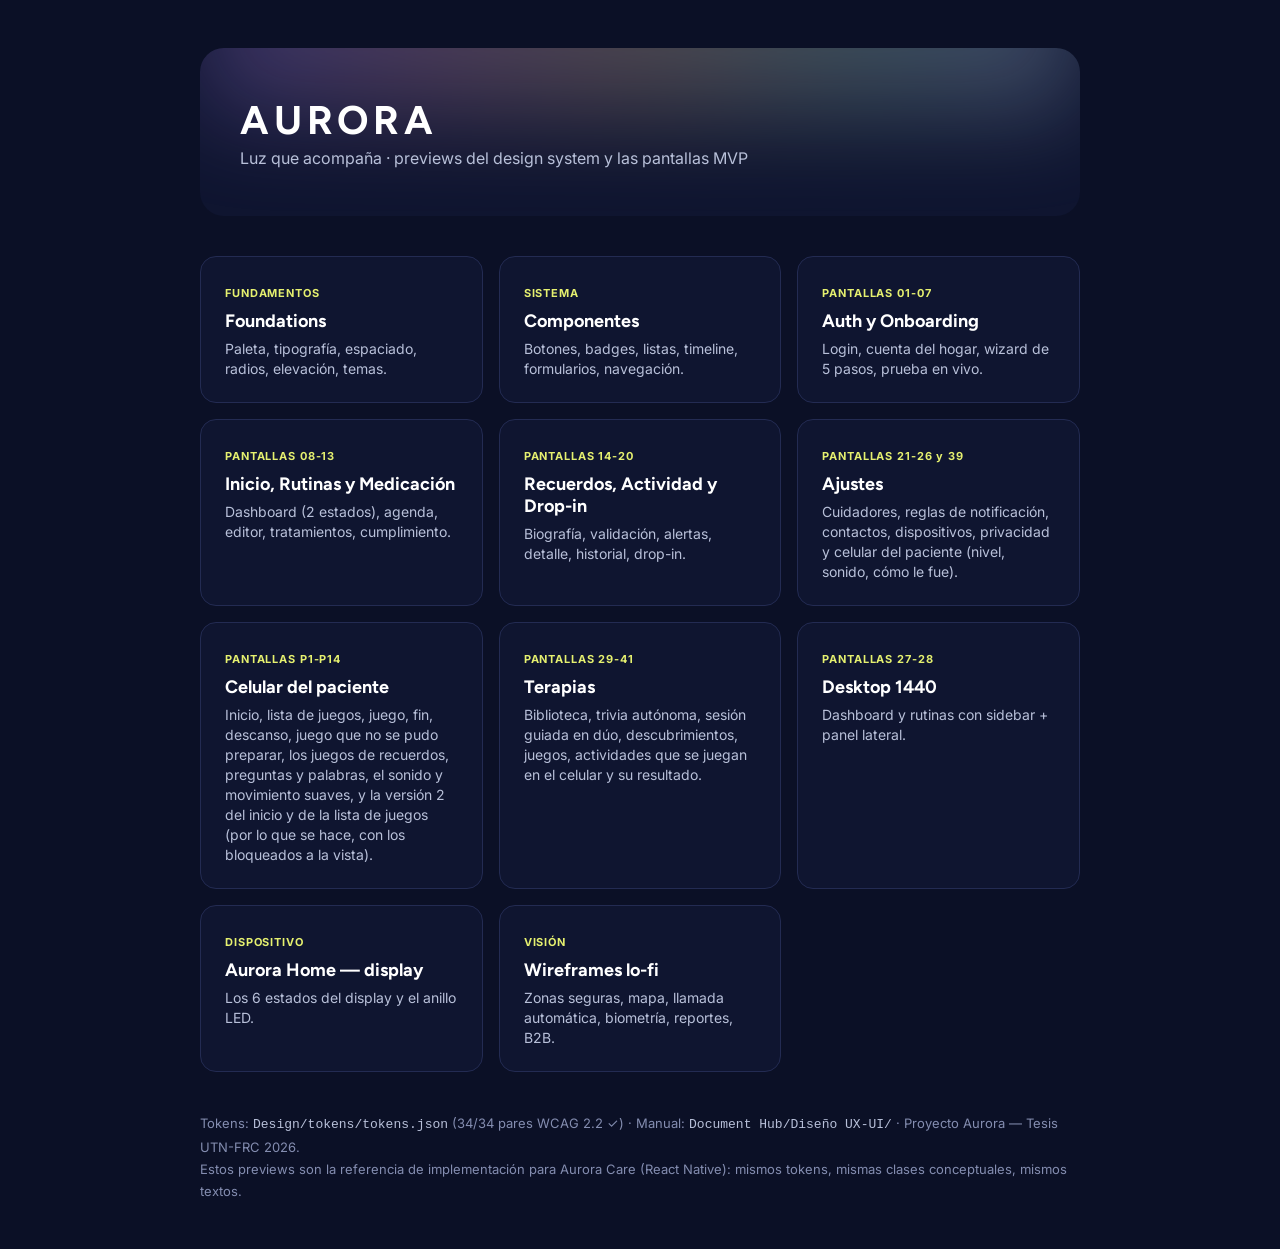
<file: Design/previews/index.html>
<!DOCTYPE html>
<html lang="es-AR">
<head>
<meta charset="UTF-8"><meta name="viewport" content="width=device-width, initial-scale=1.0">
<title>Aurora — Design Previews</title>
<link rel="preconnect" href="https://fonts.googleapis.com"><link rel="preconnect" href="https://fonts.gstatic.com" crossorigin>
<link href="https://fonts.googleapis.com/css2?family=Figtree:wght@300..900&family=Inter:wght@100..900&display=swap" rel="stylesheet">
<link rel="stylesheet" href="../tokens/tokens.css">
<style>
  * { margin:0; padding:0; box-sizing:border-box; }
  body { font-family: var(--font-body); background: var(--neutral-850); color:#fff; min-height:100vh; padding: 48px 24px; }
  .wrap { max-width: 880px; margin: 0 auto; }
  .hero { position:relative; overflow:hidden; border-radius: 24px; padding: 48px 40px; background: var(--neutral-800); margin-bottom: 40px; }
  .hero::before { content:''; position:absolute; inset:0; background: linear-gradient(90deg, var(--violet-300), var(--pink), var(--peach), var(--mint), var(--sky)); opacity:.25; filter: blur(48px); transform: translateY(-60%); }
  .hero > * { position:relative; }
  h1 { font-family: var(--font-heading); letter-spacing:.12em; font-size: 40px; }
  .tag { color: var(--neutral-300); margin-top: 4px; }
  .grid { display:grid; grid-template-columns: repeat(auto-fill, minmax(260px, 1fr)); gap: 16px; }
  a.card { display:block; background: var(--neutral-800); border:1px solid var(--neutral-700); border-radius:16px; padding: 24px; text-decoration:none; color:#fff; transition: transform .16s ease, border-color .16s ease; }
  a.card:hover { transform: translateY(-2px); border-color: var(--violet-300); }
  a.card b { font-family: var(--font-heading); font-size: 18px; display:block; margin-bottom: 6px; }
  a.card span { color: var(--neutral-300); font-size: 14px; }
  a.card .n { display:inline-block; font-size: 11px; font-weight:700; letter-spacing:.08em; color: var(--lime-300); margin-bottom: 10px; }
  .foot { margin-top: 40px; color: var(--neutral-400); font-size: 13px; line-height: 1.7; }
  .foot code { color: var(--neutral-300); }
</style>
</head>
<body>
<div class="wrap">
  <div class="hero">
    <h1>AURORA</h1>
    <div class="tag">Luz que acompaña · previews del design system y las pantallas MVP</div>
  </div>
  <div class="grid">
    <a class="card" href="foundations.html"><span class="n">FUNDAMENTOS</span><b>Foundations</b><span>Paleta, tipografía, espaciado, radios, elevación, temas.</span></a>
    <a class="card" href="components.html"><span class="n">SISTEMA</span><b>Componentes</b><span>Botones, badges, listas, timeline, formularios, navegación.</span></a>
    <a class="card" href="screens-01-auth-onboarding.html"><span class="n">PANTALLAS 01-07</span><b>Auth y Onboarding</b><span>Login, cuenta del hogar, wizard de 5 pasos, prueba en vivo.</span></a>
    <a class="card" href="screens-02-core.html"><span class="n">PANTALLAS 08-13</span><b>Inicio, Rutinas y Medicación</b><span>Dashboard (2 estados), agenda, editor, tratamientos, cumplimiento.</span></a>
    <a class="card" href="screens-03-recuerdos-actividad.html"><span class="n">PANTALLAS 14-20</span><b>Recuerdos, Actividad y Drop-in</b><span>Biografía, validación, alertas, detalle, historial, drop-in.</span></a>
    <a class="card" href="screens-04-ajustes.html"><span class="n">PANTALLAS 21-26 y 39</span><b>Ajustes</b><span>Cuidadores, reglas de notificación, contactos, dispositivos, privacidad y celular del paciente (nivel, sonido, cómo le fue).</span></a>
    <a class="card" href="screens-09-paciente.html"><span class="n">PANTALLAS P1-P14</span><b>Celular del paciente</b><span>Inicio, lista de juegos, juego, fin, descanso, juego que no se pudo preparar, los juegos de recuerdos, preguntas y palabras, el sonido y movimiento suaves, y la versión 2 del inicio y de la lista de juegos (por lo que se hace, con los bloqueados a la vista).</span></a>
    <a class="card" href="screens-08-terapias.html"><span class="n">PANTALLAS 29-41</span><b>Terapias</b><span>Biblioteca, trivia autónoma, sesión guiada en dúo, descubrimientos, juegos, actividades que se juegan en el celular y su resultado.</span></a>
    <a class="card" href="screens-05-desktop.html"><span class="n">PANTALLAS 27-28</span><b>Desktop 1440</b><span>Dashboard y rutinas con sidebar + panel lateral.</span></a>
    <a class="card" href="screens-06-device.html"><span class="n">DISPOSITIVO</span><b>Aurora Home — display</b><span>Los 6 estados del display y el anillo LED.</span></a>
    <a class="card" href="screens-07-vision.html"><span class="n">VISIÓN</span><b>Wireframes lo-fi</b><span>Zonas seguras, mapa, llamada automática, biometría, reportes, B2B.</span></a>
  </div>
  <p class="foot">
    Tokens: <code>Design/tokens/tokens.json</code> (34/34 pares WCAG 2.2 ✓) · Manual: <code>Document Hub/Diseño UX-UI/</code> · Proyecto Aurora — Tesis UTN-FRC 2026.<br>
    Estos previews son la referencia de implementación para Aurora Care (React Native): mismos tokens, mismas clases conceptuales, mismos textos.
  </p>
</div>
</body>
</html>
</file>
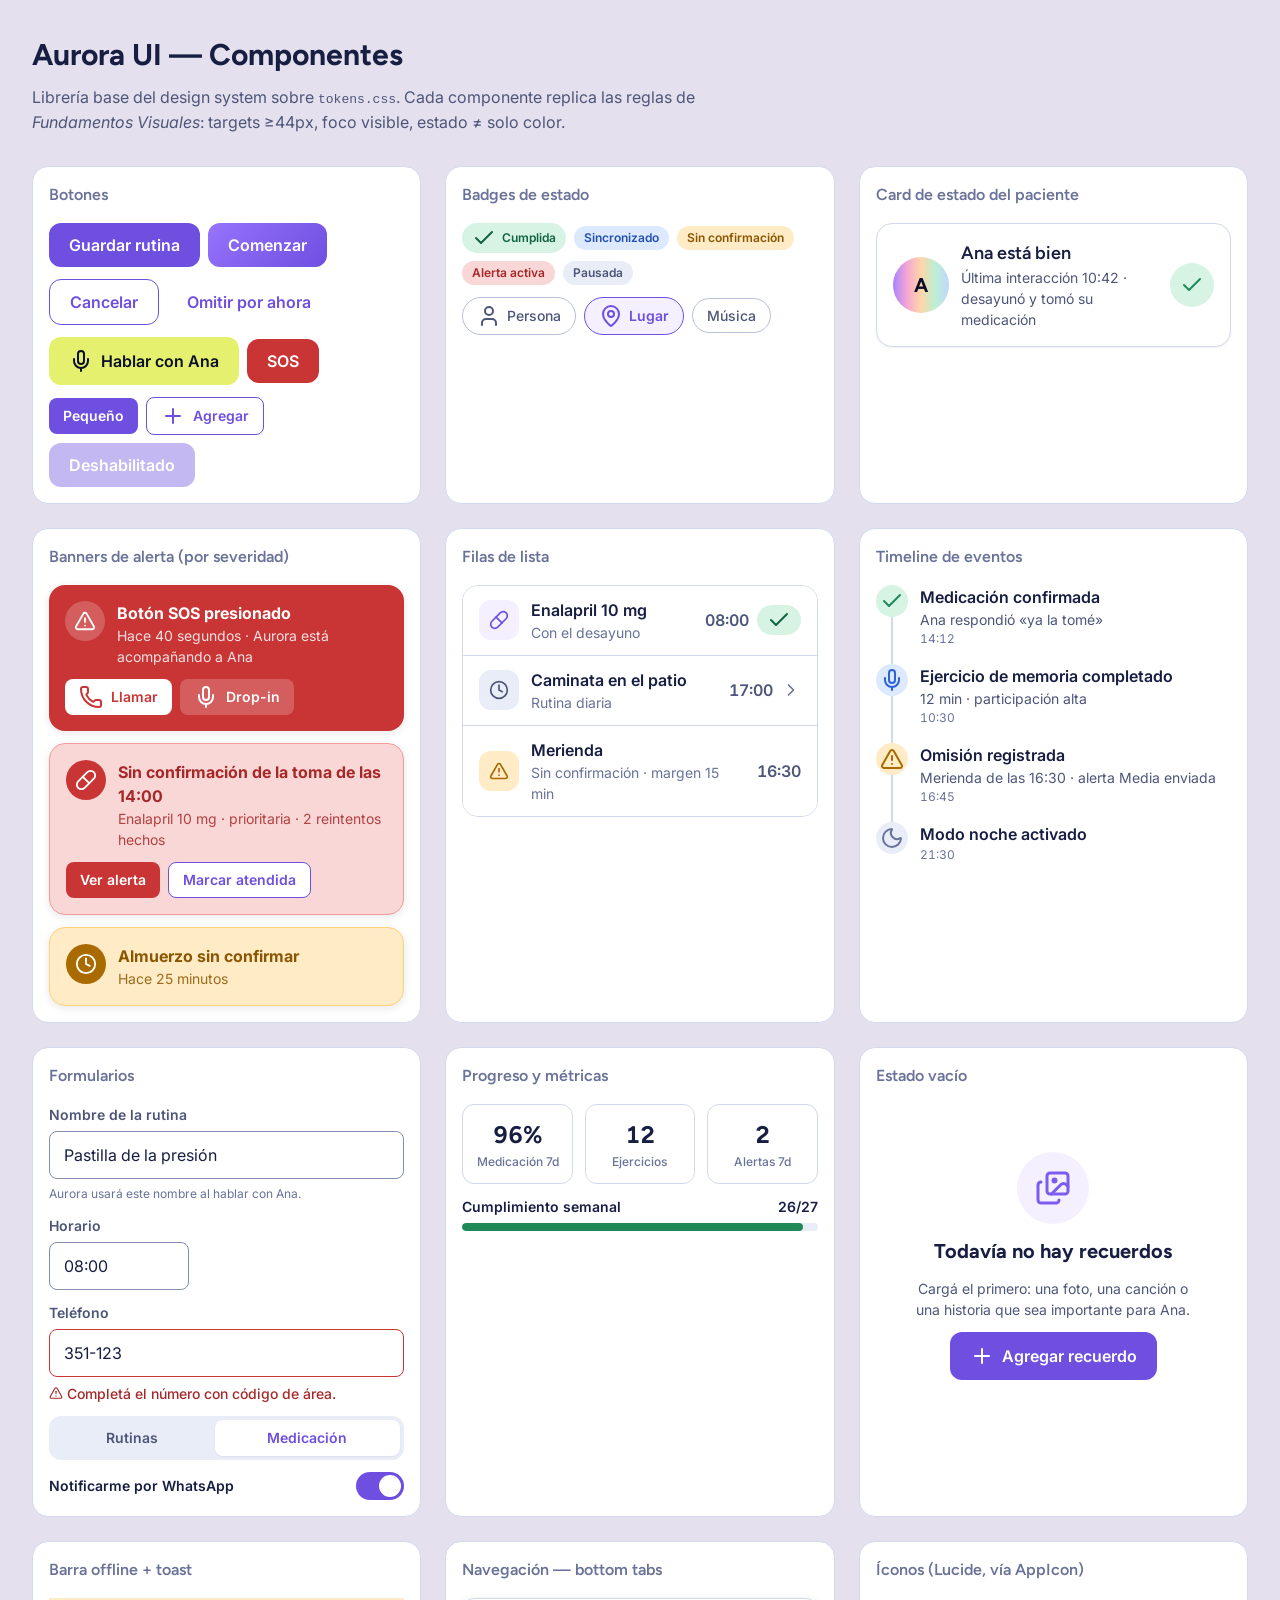
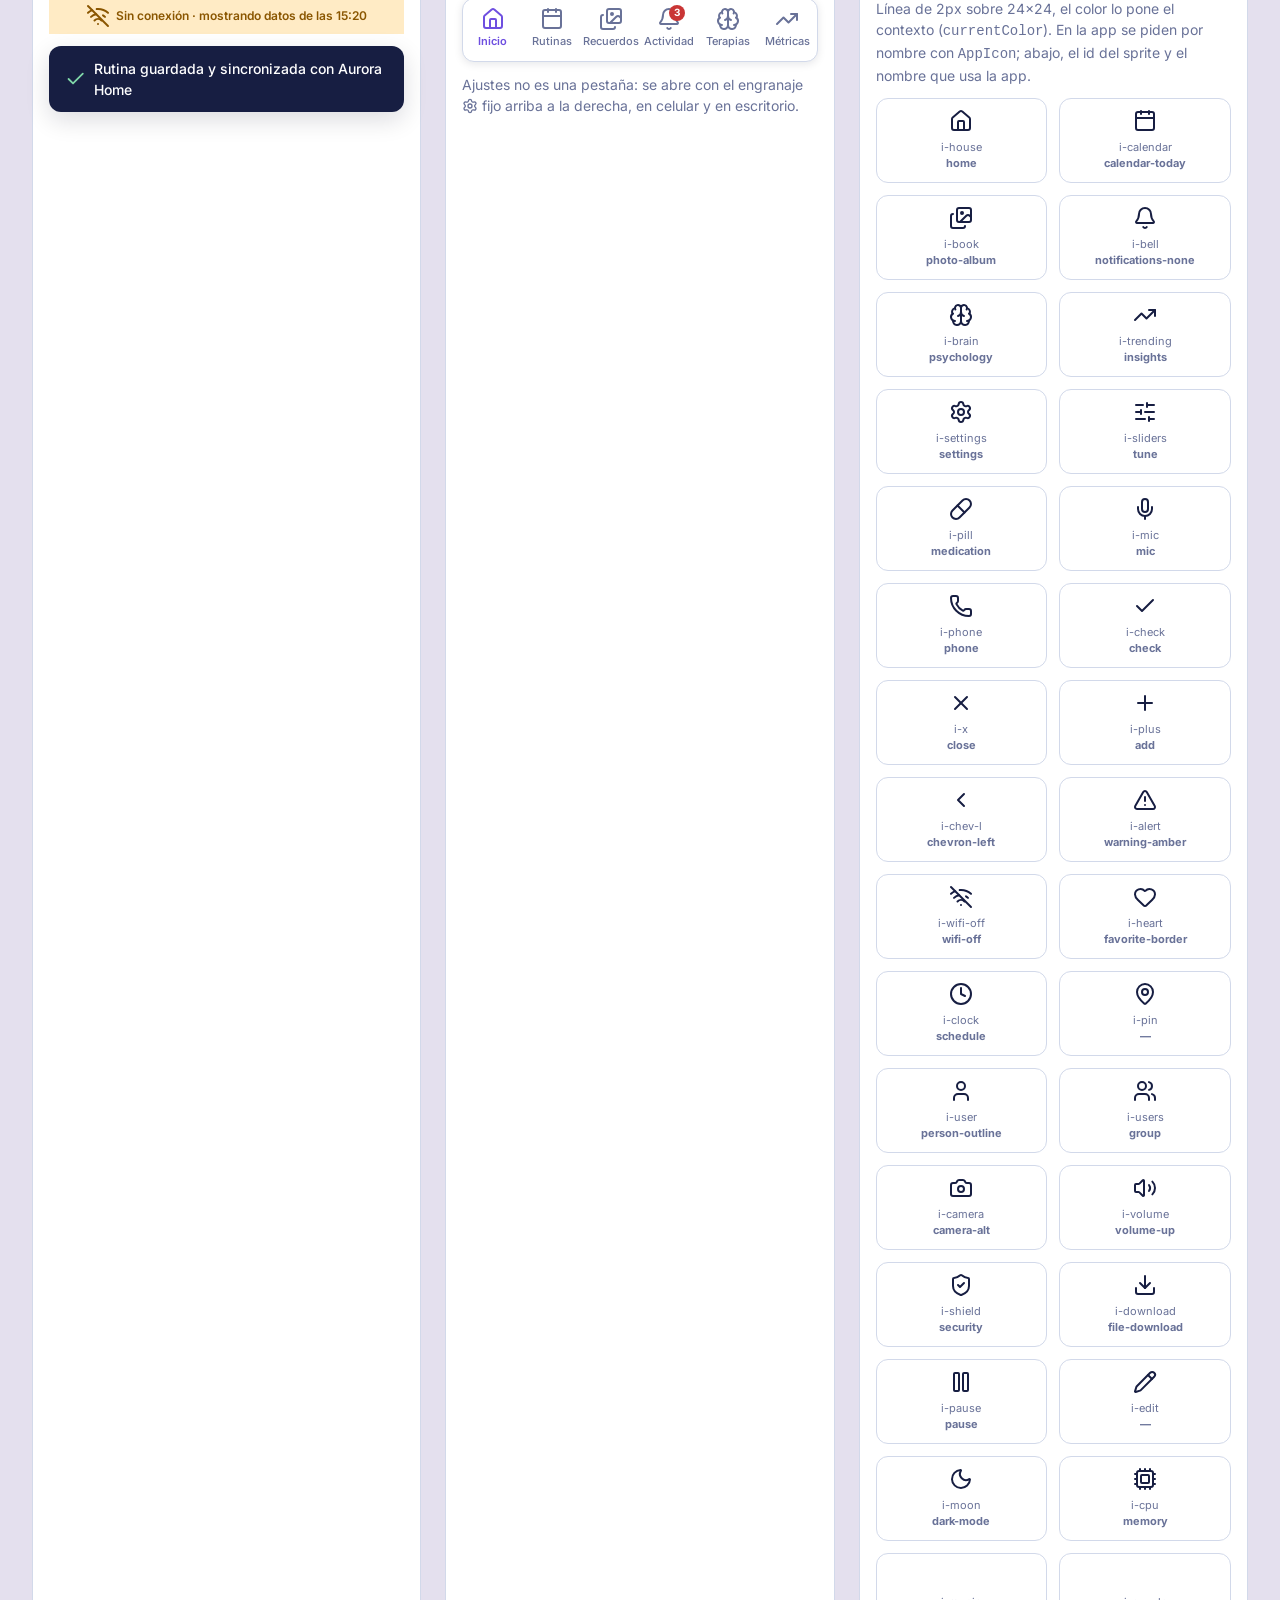
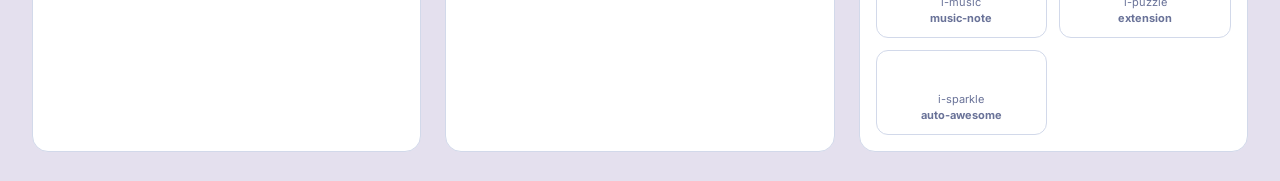
<file: Design/previews/components.html>
<!DOCTYPE html>
<html lang="es-AR">
<head>
<meta charset="UTF-8"><meta name="viewport" content="width=device-width, initial-scale=1.0">
<title>Aurora — Componentes</title>
<link rel="preconnect" href="https://fonts.googleapis.com"><link rel="preconnect" href="https://fonts.gstatic.com" crossorigin>
<link href="https://fonts.googleapis.com/css2?family=Figtree:wght@300..900&family=Inter:wght@100..900&family=Atkinson+Hyperlegible+Next:wght@400;700&display=swap" rel="stylesheet">
<link rel="stylesheet" href="../tokens/tokens.css"><link rel="stylesheet" href="app.css">
<style>
  .comp-grid { display: grid; grid-template-columns: repeat(auto-fill, minmax(340px, 1fr)); gap: var(--space-5); }
  .comp { background: var(--bg-surface); border: 1px solid var(--border-default); border-radius: var(--radius-lg); padding: var(--space-4); }
  .comp > h3 { font-family: var(--font-heading); font-size: var(--text-md); color: var(--text-muted); margin-bottom: var(--space-4); font-weight: 600; }
  .comp .demo { display: flex; flex-direction: column; gap: var(--space-3); position: relative; }
</style>
</head>
<body>
<svg style="display:none" xmlns="http://www.w3.org/2000/svg">
  <symbol id="i-house" viewBox="0 0 24 24"><path d="M15 21v-8a1 1 0 0 0-1-1h-4a1 1 0 0 0-1 1v8"/><path d="M3 10a2 2 0 0 1 .709-1.528l7-6a2 2 0 0 1 2.582 0l7 6A2 2 0 0 1 21 10v9a2 2 0 0 1-2 2H5a2 2 0 0 1-2-2z"/></symbol>
  <symbol id="i-calendar" viewBox="0 0 24 24"><path d="M8 2v3"/><path d="M16 2v3"/><rect x="3" y="3" width="18" height="18" rx="2"/><path d="M3 9h18"/></symbol>
  <symbol id="i-book" viewBox="0 0 24 24"><path d="m22 11-1.296-1.296a2.4 2.4 0 0 0-3.408 0L11 16"/><path d="M4 8a2 2 0 0 0-2 2v10a2 2 0 0 0 2 2h10a2 2 0 0 0 2-2"/><circle cx="13" cy="7" r="1" fill="currentColor"/><rect x="8" y="2" width="14" height="14" rx="2"/></symbol>
  <symbol id="i-bell" viewBox="0 0 24 24"><path d="M10.268 21a2 2 0 0 0 3.464 0"/><path d="M3.262 15.326A1 1 0 0 0 4 17h16a1 1 0 0 0 .74-1.673C19.41 13.956 18 12.499 18 8A6 6 0 0 0 6 8c0 4.499-1.411 5.956-2.738 7.326"/></symbol>
  <symbol id="i-sliders" viewBox="0 0 24 24"><path d="M10 5H3"/><path d="M12 19H3"/><path d="M14 3v4"/><path d="M16 17v4"/><path d="M21 12h-9"/><path d="M21 19h-5"/><path d="M21 5h-7"/><path d="M8 10v4"/><path d="M8 12H3"/></symbol>
  <symbol id="i-pill" viewBox="0 0 24 24"><path d="m10.5 20.5 10-10a4.95 4.95 0 1 0-7-7l-10 10a4.95 4.95 0 1 0 7 7Z"/><path d="m8.5 8.5 7 7"/></symbol>
  <symbol id="i-mic" viewBox="0 0 24 24"><path d="M12 19v3"/><path d="M19 10v2a7 7 0 0 1-14 0v-2"/><rect x="9" y="2" width="6" height="13" rx="3"/></symbol>
  <symbol id="i-phone" viewBox="0 0 24 24"><path d="M13.832 16.568a1 1 0 0 0 1.213-.303l.355-.465A2 2 0 0 1 17 15h3a2 2 0 0 1 2 2v3a2 2 0 0 1-2 2A18 18 0 0 1 2 4a2 2 0 0 1 2-2h3a2 2 0 0 1 2 2v3a2 2 0 0 1-.8 1.6l-.468.351a1 1 0 0 0-.292 1.233 14 14 0 0 0 6.392 6.384"/></symbol>
  <symbol id="i-check" viewBox="0 0 24 24"><path d="M20 6 9 17l-5-5"/></symbol>
  <symbol id="i-x" viewBox="0 0 24 24"><path d="M18 6 6 18"/><path d="m6 6 12 12"/></symbol>
  <symbol id="i-plus" viewBox="0 0 24 24"><path d="M5 12h14"/><path d="M12 5v14"/></symbol>
  <symbol id="i-chev-r" viewBox="0 0 24 24"><path d="m9 18 6-6-6-6"/></symbol>
  <symbol id="i-chev-l" viewBox="0 0 24 24"><path d="m15 18-6-6 6-6"/></symbol>
  <symbol id="i-alert" viewBox="0 0 24 24"><path d="m21.73 18-8-14a2 2 0 0 0-3.48 0l-8 14A2 2 0 0 0 4 21h16a2 2 0 0 0 1.73-3"/><path d="M12 9v4"/><path d="M12 17h.01"/></symbol>
  <symbol id="i-wifi-off" viewBox="0 0 24 24"><path d="M12 20h.01"/><path d="M8.5 16.429a5 5 0 0 1 7 0"/><path d="M5 12.859a10 10 0 0 1 5.17-2.69"/><path d="M19 12.859a10 10 0 0 0-2.007-1.523"/><path d="M2 8.82a15 15 0 0 1 4.177-2.643"/><path d="M22 8.82a15 15 0 0 0-11.288-3.764"/><path d="m2 2 20 20"/></symbol>
  <symbol id="i-heart" viewBox="0 0 24 24"><path d="M2 9.5a5.5 5.5 0 0 1 9.591-3.676.56.56 0 0 0 .818 0A5.49 5.49 0 0 1 22 9.5c0 2.29-1.5 4-3 5.5l-5.492 5.313a2 2 0 0 1-3 .019L5 15c-1.5-1.5-3-3.2-3-5.5"/></symbol>
  <symbol id="i-clock" viewBox="0 0 24 24"><circle cx="12" cy="12" r="10"/><path d="M12 6v6l4 2"/></symbol>
  <symbol id="i-pin" viewBox="0 0 24 24"><path d="M20 10c0 4.993-5.539 10.193-7.399 11.799a1 1 0 0 1-1.202 0C9.539 20.193 4 14.993 4 10a8 8 0 0 1 16 0"/><circle cx="12" cy="10" r="3"/></symbol>
  <symbol id="i-user" viewBox="0 0 24 24"><path d="M19 21v-2a4 4 0 0 0-4-4H9a4 4 0 0 0-4 4v2"/><circle cx="12" cy="7" r="4"/></symbol>
  <symbol id="i-users" viewBox="0 0 24 24"><path d="M16 21v-2a4 4 0 0 0-4-4H6a4 4 0 0 0-4 4v2"/><path d="M16 3.128a4 4 0 0 1 0 7.744"/><path d="M22 21v-2a4 4 0 0 0-3-3.87"/><circle cx="9" cy="7" r="4"/></symbol>
  <symbol id="i-camera" viewBox="0 0 24 24"><path d="M13.997 4a2 2 0 0 1 1.76 1.05l.486.9A2 2 0 0 0 18.003 7H20a2 2 0 0 1 2 2v9a2 2 0 0 1-2 2H4a2 2 0 0 1-2-2V9a2 2 0 0 1 2-2h1.997a2 2 0 0 0 1.759-1.048l.489-.904A2 2 0 0 1 10.004 4z"/><circle cx="12" cy="13" r="3"/></symbol>
  <symbol id="i-volume" viewBox="0 0 24 24"><path d="M11 4.702a.705.705 0 0 0-1.203-.498L6.413 7.587A1.4 1.4 0 0 1 5.416 8H3a1 1 0 0 0-1 1v6a1 1 0 0 0 1 1h2.416a1.4 1.4 0 0 1 .997.413l3.383 3.384A.705.705 0 0 0 11 19.298z"/><path d="M16 9a5 5 0 0 1 0 6"/><path d="M19.364 18.364a9 9 0 0 0 0-12.728"/></symbol>
  <symbol id="i-shield" viewBox="0 0 24 24"><path d="M20 13c0 5-3.5 7.5-7.66 8.95a1 1 0 0 1-.67-.01C7.5 20.5 4 18 4 13V6a1 1 0 0 1 1-1c2 0 4.5-1.2 6.24-2.72a1.17 1.17 0 0 1 1.52 0C14.51 3.81 17 5 19 5a1 1 0 0 1 1 1z"/><path d="m9 12 2 2 4-4"/></symbol>
  <symbol id="i-download" viewBox="0 0 24 24"><path d="M12 15V3"/><path d="M21 15v4a2 2 0 0 1-2 2H5a2 2 0 0 1-2-2v-4"/><path d="m7 10 5 5 5-5"/></symbol>
  <symbol id="i-pause" viewBox="0 0 24 24"><rect x="14" y="3" width="5" height="18" rx="1"/><rect x="5" y="3" width="5" height="18" rx="1"/></symbol>
  <symbol id="i-edit" viewBox="0 0 24 24"><path d="M21.174 6.812a1 1 0 0 0-3.986-3.987L3.842 16.174a2 2 0 0 0-.5.83l-1.321 4.352a.5.5 0 0 0 .623.622l4.353-1.32a2 2 0 0 0 .83-.497z"/><path d="m15 5 4 4"/></symbol>
  <symbol id="i-moon" viewBox="0 0 24 24"><path d="M20.985 12.486a9 9 0 1 1-9.473-9.472c.405-.022.617.46.402.803a6 6 0 0 0 8.268 8.268c.344-.215.825-.004.803.401"/></symbol>
  <symbol id="i-cpu" viewBox="0 0 24 24"><path d="M12 20v2"/><path d="M12 2v2"/><path d="M17 20v2"/><path d="M17 2v2"/><path d="M2 12h2"/><path d="M2 17h2"/><path d="M2 7h2"/><path d="M20 12h2"/><path d="M20 17h2"/><path d="M20 7h2"/><path d="M7 20v2"/><path d="M7 2v2"/><rect x="4" y="4" width="16" height="16" rx="2"/><rect x="8" y="8" width="8" height="8" rx="1"/></symbol>
  <symbol id="i-battery" viewBox="0 0 24 24"><path d="M 22 14 L 22 10"/><rect x="2" y="6" width="16" height="12" rx="2"/></symbol>
  <symbol id="i-brain" viewBox="0 0 24 24"><path d="M12 18V5"/><path d="M15 13a4.17 4.17 0 0 1-3-4 4.17 4.17 0 0 1-3 4"/><path d="M17.598 6.5A3 3 0 1 0 12 5a3 3 0 1 0-5.598 1.5"/><path d="M17.997 5.125a4 4 0 0 1 2.526 5.77"/><path d="M18 18a4 4 0 0 0 2-7.464"/><path d="M19.967 17.483A4 4 0 1 1 12 18a4 4 0 1 1-7.967-.517"/><path d="M6 18a4 4 0 0 1-2-7.464"/><path d="M6.003 5.125a4 4 0 0 0-2.526 5.77"/></symbol>
  <symbol id="i-trending" viewBox="0 0 24 24"><path d="M16 7h6v6"/><path d="m22 7-8.5 8.5-5-5L2 17"/></symbol>
  <symbol id="i-settings" viewBox="0 0 24 24"><path d="M9.671 4.136a2.34 2.34 0 0 1 4.659 0 2.34 2.34 0 0 0 3.319 1.915 2.34 2.34 0 0 1 2.33 4.033 2.34 2.34 0 0 0 0 3.831 2.34 2.34 0 0 1-2.33 4.033 2.34 2.34 0 0 0-3.319 1.915 2.34 2.34 0 0 1-4.659 0 2.34 2.34 0 0 0-3.32-1.915 2.34 2.34 0 0 1-2.33-4.033 2.34 2.34 0 0 0 0-3.831A2.34 2.34 0 0 1 6.35 6.051a2.34 2.34 0 0 0 3.319-1.915"/><circle cx="12" cy="12" r="3"/></symbol>
</svg>

<h1 class="gallery-title">Aurora UI — Componentes</h1>
<p class="gallery-sub">Librería base del design system sobre <code>tokens.css</code>. Cada componente replica las reglas de <em>Fundamentos Visuales</em>: targets ≥44px, foco visible, estado ≠ solo color.</p>

<div class="comp-grid">

  <div class="comp"><h3>Botones</h3><div class="demo">
    <div class="hstack"><button class="btn btn-primary">Guardar rutina</button><button class="btn btn-primary grad">Comenzar</button></div>
    <div class="hstack"><button class="btn btn-secondary">Cancelar</button><button class="btn btn-ghost">Omitir por ahora</button></div>
    <div class="hstack"><button class="btn btn-accent"><svg class="ic"><use href="#i-mic"/></svg>Hablar con Ana</button><button class="btn btn-danger">SOS</button></div>
    <div class="hstack"><button class="btn btn-primary btn-sm">Pequeño</button><button class="btn btn-secondary btn-sm"><svg class="ic"><use href="#i-plus"/></svg>Agregar</button><button class="btn btn-primary" disabled style="opacity:.4">Deshabilitado</button></div>
  </div></div>

  <div class="comp"><h3>Badges de estado</h3><div class="demo">
    <div class="hstack">
      <span class="badge ok"><svg class="ic"><use href="#i-check"/></svg>Cumplida</span>
      <span class="badge info">Sincronizado</span>
      <span class="badge warn">Sin confirmación</span>
      <span class="badge danger">Alerta activa</span>
      <span class="badge neutral">Pausada</span>
    </div>
    <div class="hstack">
      <span class="chip"><svg class="ic"><use href="#i-user"/></svg>Persona</span>
      <span class="chip selected"><svg class="ic"><use href="#i-pin"/></svg>Lugar</span>
      <span class="chip">Música</span>
    </div>
  </div></div>

  <div class="comp"><h3>Card de estado del paciente</h3><div class="demo">
    <div class="status-hero">
      <div class="avatar">A</div>
      <div><div class="st-title">Ana está bien</div><div class="st-sub">Última interacción 10:42 · desayunó y tomó su medicación</div></div>
      <div class="ok-ring"><svg class="ic"><use href="#i-check"/></svg></div>
    </div>
  </div></div>

  <div class="comp"><h3>Banners de alerta (por severidad)</h3><div class="demo">
    <div class="alert-banner critical">
      <div class="ab-head"><div class="ab-icon"><svg class="ic"><use href="#i-alert"/></svg></div>
      <div><div class="ab-title">Botón SOS presionado</div><div class="ab-sub">Hace 40 segundos · Aurora está acompañando a Ana</div></div></div>
      <div class="ab-actions"><button class="btn btn-sm" style="background:#fff;color:var(--red-600)"><svg class="ic"><use href="#i-phone"/></svg>Llamar</button><button class="btn btn-sm" style="background:rgba(255,255,255,.2);color:#fff"><svg class="ic"><use href="#i-mic"/></svg>Drop-in</button></div>
    </div>
    <div class="alert-banner high">
      <div class="ab-head"><div class="ab-icon"><svg class="ic"><use href="#i-pill"/></svg></div>
      <div><div class="ab-title">Sin confirmación de la toma de las 14:00</div><div class="ab-sub">Enalapril 10 mg · prioritaria · 2 reintentos hechos</div></div></div>
      <div class="ab-actions"><button class="btn btn-sm btn-danger">Ver alerta</button><button class="btn btn-sm btn-secondary">Marcar atendida</button></div>
    </div>
    <div class="alert-banner medium">
      <div class="ab-head"><div class="ab-icon"><svg class="ic"><use href="#i-clock"/></svg></div>
      <div><div class="ab-title">Almuerzo sin confirmar</div><div class="ab-sub">Hace 25 minutos</div></div></div>
    </div>
  </div></div>

  <div class="comp"><h3>Filas de lista</h3><div class="demo">
    <div class="list">
      <div class="row">
        <div class="r-icon brand"><svg class="ic"><use href="#i-pill"/></svg></div>
        <div class="r-main"><div class="r-title">Enalapril 10 mg</div><div class="r-sub">Con el desayuno</div></div>
        <div class="r-end"><span class="time">08:00</span><span class="badge ok"><svg class="ic"><use href="#i-check"/></svg></span></div>
      </div>
      <div class="row">
        <div class="r-icon"><svg class="ic"><use href="#i-clock"/></svg></div>
        <div class="r-main"><div class="r-title">Caminata en el patio</div><div class="r-sub">Rutina diaria</div></div>
        <div class="r-end"><span class="time">17:00</span><svg class="ic chev"><use href="#i-chev-r"/></svg></div>
      </div>
      <div class="row">
        <div class="r-icon warn"><svg class="ic"><use href="#i-alert"/></svg></div>
        <div class="r-main"><div class="r-title">Merienda</div><div class="r-sub">Sin confirmación · margen 15 min</div></div>
        <div class="r-end"><span class="time">16:30</span></div>
      </div>
    </div>
  </div></div>

  <div class="comp"><h3>Timeline de eventos</h3><div class="demo">
    <div class="timeline">
      <div class="t-item"><div class="t-dot ok"><svg class="ic"><use href="#i-check"/></svg></div>
        <div class="t-body"><div class="t-title">Medicación confirmada</div><div class="t-sub">Ana respondió «ya la tomé»</div><div class="t-time">14:12</div></div></div>
      <div class="t-item"><div class="t-dot info"><svg class="ic"><use href="#i-mic"/></svg></div>
        <div class="t-body"><div class="t-title">Ejercicio de memoria completado</div><div class="t-sub">12 min · participación alta</div><div class="t-time">10:30</div></div></div>
      <div class="t-item"><div class="t-dot warn"><svg class="ic"><use href="#i-alert"/></svg></div>
        <div class="t-body"><div class="t-title">Omisión registrada</div><div class="t-sub">Merienda de las 16:30 · alerta Media enviada</div><div class="t-time">16:45</div></div></div>
      <div class="t-item"><div class="t-dot neutral"><svg class="ic"><use href="#i-moon"/></svg></div>
        <div class="t-body"><div class="t-title">Modo noche activado</div><div class="t-time">21:30</div></div></div>
    </div>
  </div></div>

  <div class="comp"><h3>Formularios</h3><div class="demo">
    <div class="field"><label>Nombre de la rutina</label><input class="input" value="Pastilla de la presión"><span class="help">Aurora usará este nombre al hablar con Ana.</span></div>
    <div class="field"><label>Horario</label><input class="input" value="08:00" style="max-width:140px"></div>
    <div class="field"><label>Teléfono</label><input class="input has-error" value="351-123"><span class="error-msg"><svg class="ic" style="width:14px;height:14px"><use href="#i-alert"/></svg>Completá el número con código de área.</span></div>
    <div class="seg"><button>Rutinas</button><button class="active">Medicación</button></div>
    <div class="spread"><span style="font-weight:600;font-size:var(--text-sm)">Notificarme por WhatsApp</span><button class="toggle on" aria-label="activado"></button></div>
  </div></div>

  <div class="comp"><h3>Progreso y métricas</h3><div class="demo">
    <div class="kpis">
      <div class="kpi"><div class="k-val">96%</div><div class="k-lbl">Medicación 7d</div></div>
      <div class="kpi"><div class="k-val">12</div><div class="k-lbl">Ejercicios</div></div>
      <div class="kpi"><div class="k-val">2</div><div class="k-lbl">Alertas 7d</div></div>
    </div>
    <div class="meter"><div class="m-head"><span>Cumplimiento semanal</span><span>26/27</span></div><div class="m-track"><div class="m-fill" style="width:96%"></div></div></div>
  </div></div>

  <div class="comp"><h3>Estado vacío</h3><div class="demo">
    <div class="empty">
      <div class="e-icon"><svg class="ic"><use href="#i-book"/></svg></div>
      <h3>Todavía no hay recuerdos</h3>
      <p>Cargá el primero: una foto, una canción o una historia que sea importante para Ana.</p>
      <button class="btn btn-primary"><svg class="ic"><use href="#i-plus"/></svg>Agregar recuerdo</button>
    </div>
  </div></div>

  <div class="comp"><h3>Barra offline + toast</h3><div class="demo" style="min-height:120px">
    <div class="offline-bar"><svg class="ic"><use href="#i-wifi-off"/></svg>Sin conexión · mostrando datos de las 15:20</div>
    <div class="toast" style="position:static"><svg class="ic"><use href="#i-check"/></svg>Rutina guardada y sincronizada con Aurora Home</div>
  </div></div>

  <div class="comp"><h3>Navegación — bottom tabs</h3><div class="demo">
    <div class="tabbar" style="border:1px solid var(--border-default); border-radius: var(--radius-md); grid-template-columns: repeat(6, 1fr);">
      <div class="tab active"><svg class="ic"><use href="#i-house"/></svg>Inicio</div>
      <div class="tab"><svg class="ic"><use href="#i-calendar"/></svg>Rutinas</div>
      <div class="tab"><svg class="ic"><use href="#i-book"/></svg>Recuerdos</div>
      <div class="tab"><span class="dot">3</span><svg class="ic"><use href="#i-bell"/></svg>Actividad</div>
      <div class="tab"><svg class="ic"><use href="#i-brain"/></svg>Terapias</div>
      <div class="tab"><svg class="ic"><use href="#i-trending"/></svg>Métricas</div>
    </div>
    <p style="font-size:var(--text-sm);color:var(--text-muted)">Ajustes no es una pestaña: se abre con el engranaje <svg class="ic" style="width:16px;height:16px;vertical-align:-3px"><use href="#i-settings"/></svg> fijo arriba a la derecha, en celular y en escritorio.</p>
  </div></div>

  <div class="comp"><h3>Íconos (Lucide, vía AppIcon)</h3><div class="demo">
    <p style="font-size:var(--text-sm);color:var(--text-muted)">Línea de 2px sobre 24×24, el color lo pone el contexto (<code>currentColor</code>). En la app se piden por nombre con <code>AppIcon</code>; abajo, el id del sprite y el nombre que usa la app.</p>
    <div style="display:grid;grid-template-columns:repeat(auto-fill,minmax(112px,1fr));gap:var(--space-3)">
      <div style="display:flex;flex-direction:column;align-items:center;gap:6px;padding:10px 4px;border:1px solid var(--border-default);border-radius:var(--radius-md)"><svg class="ic" style="color:var(--text-primary)"><use href="#i-house"/></svg><span style="font-size:11px;color:var(--text-muted);text-align:center">i-house<br><b>home</b></span></div>
      <div style="display:flex;flex-direction:column;align-items:center;gap:6px;padding:10px 4px;border:1px solid var(--border-default);border-radius:var(--radius-md)"><svg class="ic" style="color:var(--text-primary)"><use href="#i-calendar"/></svg><span style="font-size:11px;color:var(--text-muted);text-align:center">i-calendar<br><b>calendar-today</b></span></div>
      <div style="display:flex;flex-direction:column;align-items:center;gap:6px;padding:10px 4px;border:1px solid var(--border-default);border-radius:var(--radius-md)"><svg class="ic" style="color:var(--text-primary)"><use href="#i-book"/></svg><span style="font-size:11px;color:var(--text-muted);text-align:center">i-book<br><b>photo-album</b></span></div>
      <div style="display:flex;flex-direction:column;align-items:center;gap:6px;padding:10px 4px;border:1px solid var(--border-default);border-radius:var(--radius-md)"><svg class="ic" style="color:var(--text-primary)"><use href="#i-bell"/></svg><span style="font-size:11px;color:var(--text-muted);text-align:center">i-bell<br><b>notifications-none</b></span></div>
      <div style="display:flex;flex-direction:column;align-items:center;gap:6px;padding:10px 4px;border:1px solid var(--border-default);border-radius:var(--radius-md)"><svg class="ic" style="color:var(--text-primary)"><use href="#i-brain"/></svg><span style="font-size:11px;color:var(--text-muted);text-align:center">i-brain<br><b>psychology</b></span></div>
      <div style="display:flex;flex-direction:column;align-items:center;gap:6px;padding:10px 4px;border:1px solid var(--border-default);border-radius:var(--radius-md)"><svg class="ic" style="color:var(--text-primary)"><use href="#i-trending"/></svg><span style="font-size:11px;color:var(--text-muted);text-align:center">i-trending<br><b>insights</b></span></div>
      <div style="display:flex;flex-direction:column;align-items:center;gap:6px;padding:10px 4px;border:1px solid var(--border-default);border-radius:var(--radius-md)"><svg class="ic" style="color:var(--text-primary)"><use href="#i-settings"/></svg><span style="font-size:11px;color:var(--text-muted);text-align:center">i-settings<br><b>settings</b></span></div>
      <div style="display:flex;flex-direction:column;align-items:center;gap:6px;padding:10px 4px;border:1px solid var(--border-default);border-radius:var(--radius-md)"><svg class="ic" style="color:var(--text-primary)"><use href="#i-sliders"/></svg><span style="font-size:11px;color:var(--text-muted);text-align:center">i-sliders<br><b>tune</b></span></div>
      <div style="display:flex;flex-direction:column;align-items:center;gap:6px;padding:10px 4px;border:1px solid var(--border-default);border-radius:var(--radius-md)"><svg class="ic" style="color:var(--text-primary)"><use href="#i-pill"/></svg><span style="font-size:11px;color:var(--text-muted);text-align:center">i-pill<br><b>medication</b></span></div>
      <div style="display:flex;flex-direction:column;align-items:center;gap:6px;padding:10px 4px;border:1px solid var(--border-default);border-radius:var(--radius-md)"><svg class="ic" style="color:var(--text-primary)"><use href="#i-mic"/></svg><span style="font-size:11px;color:var(--text-muted);text-align:center">i-mic<br><b>mic</b></span></div>
      <div style="display:flex;flex-direction:column;align-items:center;gap:6px;padding:10px 4px;border:1px solid var(--border-default);border-radius:var(--radius-md)"><svg class="ic" style="color:var(--text-primary)"><use href="#i-phone"/></svg><span style="font-size:11px;color:var(--text-muted);text-align:center">i-phone<br><b>phone</b></span></div>
      <div style="display:flex;flex-direction:column;align-items:center;gap:6px;padding:10px 4px;border:1px solid var(--border-default);border-radius:var(--radius-md)"><svg class="ic" style="color:var(--text-primary)"><use href="#i-check"/></svg><span style="font-size:11px;color:var(--text-muted);text-align:center">i-check<br><b>check</b></span></div>
      <div style="display:flex;flex-direction:column;align-items:center;gap:6px;padding:10px 4px;border:1px solid var(--border-default);border-radius:var(--radius-md)"><svg class="ic" style="color:var(--text-primary)"><use href="#i-x"/></svg><span style="font-size:11px;color:var(--text-muted);text-align:center">i-x<br><b>close</b></span></div>
      <div style="display:flex;flex-direction:column;align-items:center;gap:6px;padding:10px 4px;border:1px solid var(--border-default);border-radius:var(--radius-md)"><svg class="ic" style="color:var(--text-primary)"><use href="#i-plus"/></svg><span style="font-size:11px;color:var(--text-muted);text-align:center">i-plus<br><b>add</b></span></div>
      <div style="display:flex;flex-direction:column;align-items:center;gap:6px;padding:10px 4px;border:1px solid var(--border-default);border-radius:var(--radius-md)"><svg class="ic" style="color:var(--text-primary)"><use href="#i-chev-l"/></svg><span style="font-size:11px;color:var(--text-muted);text-align:center">i-chev-l<br><b>chevron-left</b></span></div>
      <div style="display:flex;flex-direction:column;align-items:center;gap:6px;padding:10px 4px;border:1px solid var(--border-default);border-radius:var(--radius-md)"><svg class="ic" style="color:var(--text-primary)"><use href="#i-alert"/></svg><span style="font-size:11px;color:var(--text-muted);text-align:center">i-alert<br><b>warning-amber</b></span></div>
      <div style="display:flex;flex-direction:column;align-items:center;gap:6px;padding:10px 4px;border:1px solid var(--border-default);border-radius:var(--radius-md)"><svg class="ic" style="color:var(--text-primary)"><use href="#i-wifi-off"/></svg><span style="font-size:11px;color:var(--text-muted);text-align:center">i-wifi-off<br><b>wifi-off</b></span></div>
      <div style="display:flex;flex-direction:column;align-items:center;gap:6px;padding:10px 4px;border:1px solid var(--border-default);border-radius:var(--radius-md)"><svg class="ic" style="color:var(--text-primary)"><use href="#i-heart"/></svg><span style="font-size:11px;color:var(--text-muted);text-align:center">i-heart<br><b>favorite-border</b></span></div>
      <div style="display:flex;flex-direction:column;align-items:center;gap:6px;padding:10px 4px;border:1px solid var(--border-default);border-radius:var(--radius-md)"><svg class="ic" style="color:var(--text-primary)"><use href="#i-clock"/></svg><span style="font-size:11px;color:var(--text-muted);text-align:center">i-clock<br><b>schedule</b></span></div>
      <div style="display:flex;flex-direction:column;align-items:center;gap:6px;padding:10px 4px;border:1px solid var(--border-default);border-radius:var(--radius-md)"><svg class="ic" style="color:var(--text-primary)"><use href="#i-pin"/></svg><span style="font-size:11px;color:var(--text-muted);text-align:center">i-pin<br><b>—</b></span></div>
      <div style="display:flex;flex-direction:column;align-items:center;gap:6px;padding:10px 4px;border:1px solid var(--border-default);border-radius:var(--radius-md)"><svg class="ic" style="color:var(--text-primary)"><use href="#i-user"/></svg><span style="font-size:11px;color:var(--text-muted);text-align:center">i-user<br><b>person-outline</b></span></div>
      <div style="display:flex;flex-direction:column;align-items:center;gap:6px;padding:10px 4px;border:1px solid var(--border-default);border-radius:var(--radius-md)"><svg class="ic" style="color:var(--text-primary)"><use href="#i-users"/></svg><span style="font-size:11px;color:var(--text-muted);text-align:center">i-users<br><b>group</b></span></div>
      <div style="display:flex;flex-direction:column;align-items:center;gap:6px;padding:10px 4px;border:1px solid var(--border-default);border-radius:var(--radius-md)"><svg class="ic" style="color:var(--text-primary)"><use href="#i-camera"/></svg><span style="font-size:11px;color:var(--text-muted);text-align:center">i-camera<br><b>camera-alt</b></span></div>
      <div style="display:flex;flex-direction:column;align-items:center;gap:6px;padding:10px 4px;border:1px solid var(--border-default);border-radius:var(--radius-md)"><svg class="ic" style="color:var(--text-primary)"><use href="#i-volume"/></svg><span style="font-size:11px;color:var(--text-muted);text-align:center">i-volume<br><b>volume-up</b></span></div>
      <div style="display:flex;flex-direction:column;align-items:center;gap:6px;padding:10px 4px;border:1px solid var(--border-default);border-radius:var(--radius-md)"><svg class="ic" style="color:var(--text-primary)"><use href="#i-shield"/></svg><span style="font-size:11px;color:var(--text-muted);text-align:center">i-shield<br><b>security</b></span></div>
      <div style="display:flex;flex-direction:column;align-items:center;gap:6px;padding:10px 4px;border:1px solid var(--border-default);border-radius:var(--radius-md)"><svg class="ic" style="color:var(--text-primary)"><use href="#i-download"/></svg><span style="font-size:11px;color:var(--text-muted);text-align:center">i-download<br><b>file-download</b></span></div>
      <div style="display:flex;flex-direction:column;align-items:center;gap:6px;padding:10px 4px;border:1px solid var(--border-default);border-radius:var(--radius-md)"><svg class="ic" style="color:var(--text-primary)"><use href="#i-pause"/></svg><span style="font-size:11px;color:var(--text-muted);text-align:center">i-pause<br><b>pause</b></span></div>
      <div style="display:flex;flex-direction:column;align-items:center;gap:6px;padding:10px 4px;border:1px solid var(--border-default);border-radius:var(--radius-md)"><svg class="ic" style="color:var(--text-primary)"><use href="#i-edit"/></svg><span style="font-size:11px;color:var(--text-muted);text-align:center">i-edit<br><b>—</b></span></div>
      <div style="display:flex;flex-direction:column;align-items:center;gap:6px;padding:10px 4px;border:1px solid var(--border-default);border-radius:var(--radius-md)"><svg class="ic" style="color:var(--text-primary)"><use href="#i-moon"/></svg><span style="font-size:11px;color:var(--text-muted);text-align:center">i-moon<br><b>dark-mode</b></span></div>
      <div style="display:flex;flex-direction:column;align-items:center;gap:6px;padding:10px 4px;border:1px solid var(--border-default);border-radius:var(--radius-md)"><svg class="ic" style="color:var(--text-primary)"><use href="#i-cpu"/></svg><span style="font-size:11px;color:var(--text-muted);text-align:center">i-cpu<br><b>memory</b></span></div>
      <div style="display:flex;flex-direction:column;align-items:center;gap:6px;padding:10px 4px;border:1px solid var(--border-default);border-radius:var(--radius-md)"><svg class="ic" style="color:var(--text-primary)"><use href="#i-music"/></svg><span style="font-size:11px;color:var(--text-muted);text-align:center">i-music<br><b>music-note</b></span></div>
      <div style="display:flex;flex-direction:column;align-items:center;gap:6px;padding:10px 4px;border:1px solid var(--border-default);border-radius:var(--radius-md)"><svg class="ic" style="color:var(--text-primary)"><use href="#i-puzzle"/></svg><span style="font-size:11px;color:var(--text-muted);text-align:center">i-puzzle<br><b>extension</b></span></div>
      <div style="display:flex;flex-direction:column;align-items:center;gap:6px;padding:10px 4px;border:1px solid var(--border-default);border-radius:var(--radius-md)"><svg class="ic" style="color:var(--text-primary)"><use href="#i-sparkle"/></svg><span style="font-size:11px;color:var(--text-muted);text-align:center">i-sparkle<br><b>auto-awesome</b></span></div>
    </div>
  </div></div>

</div>
</body>
</html>
</file>
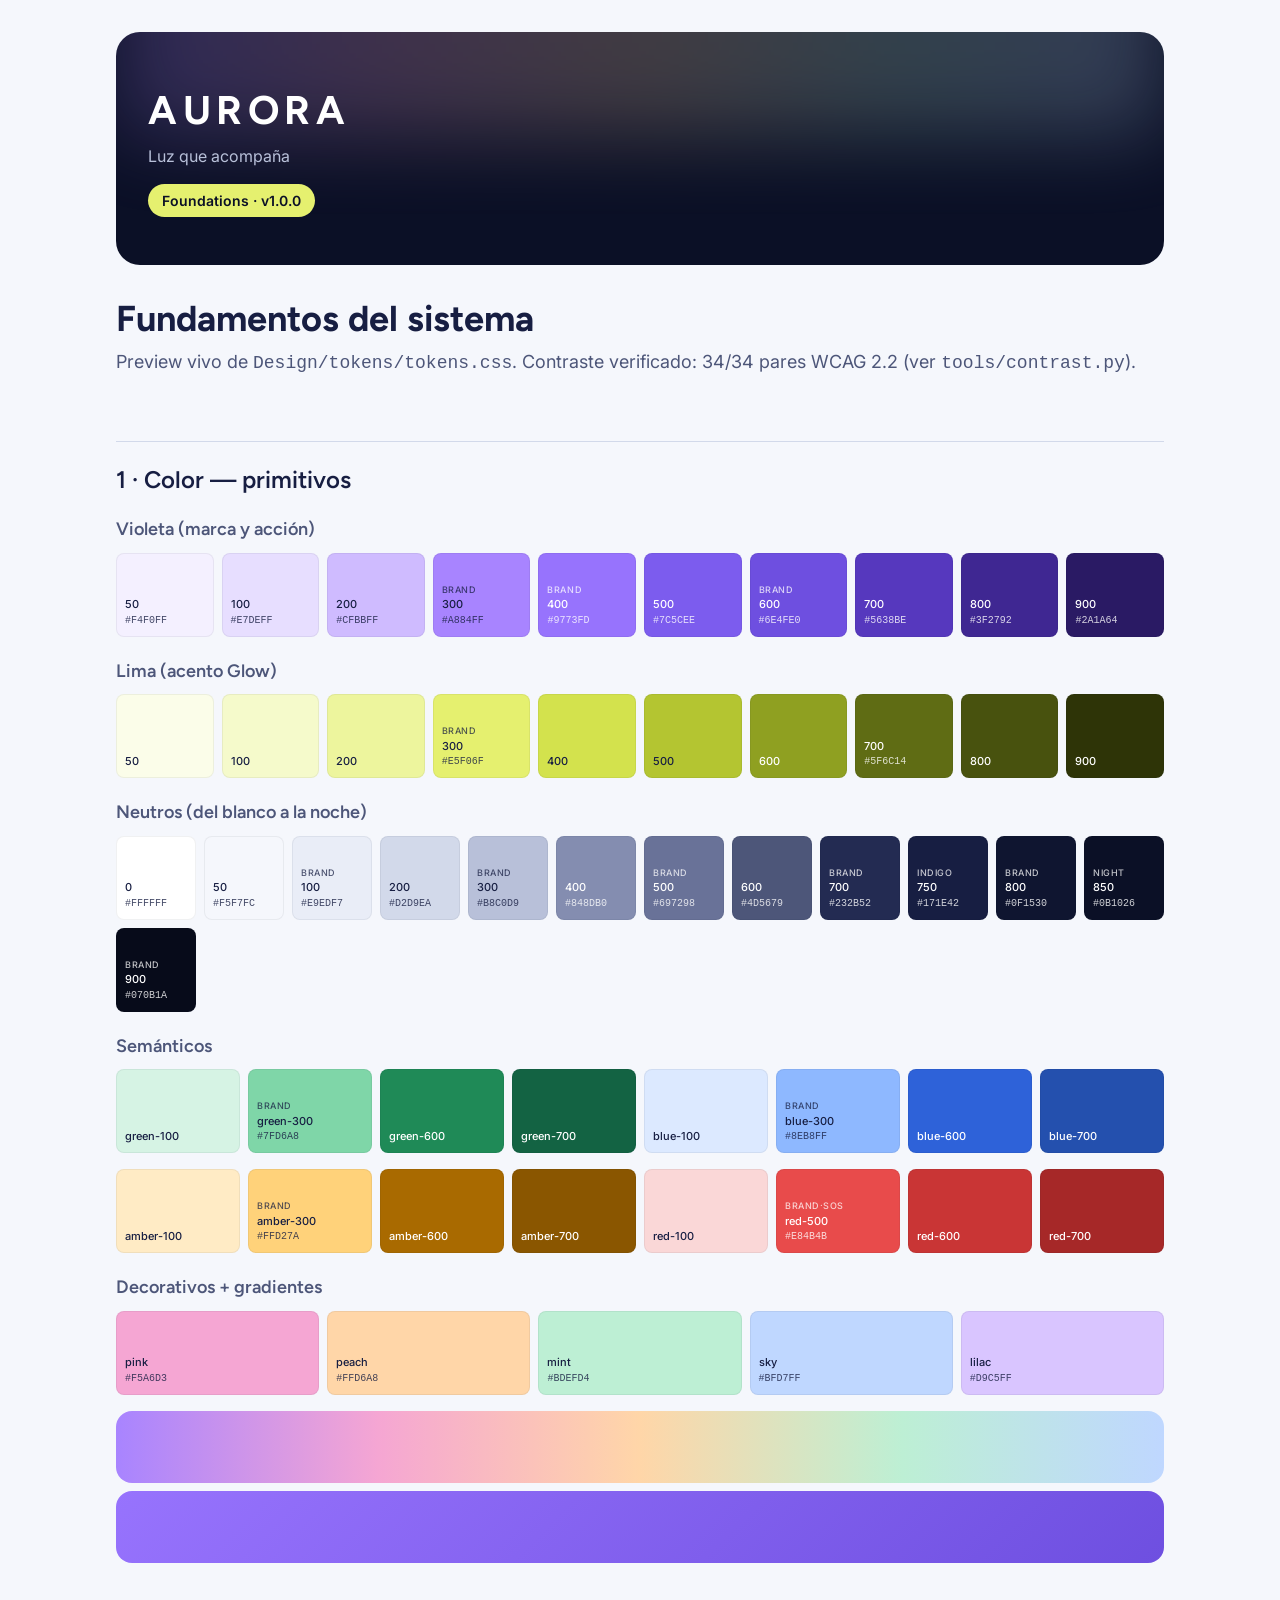
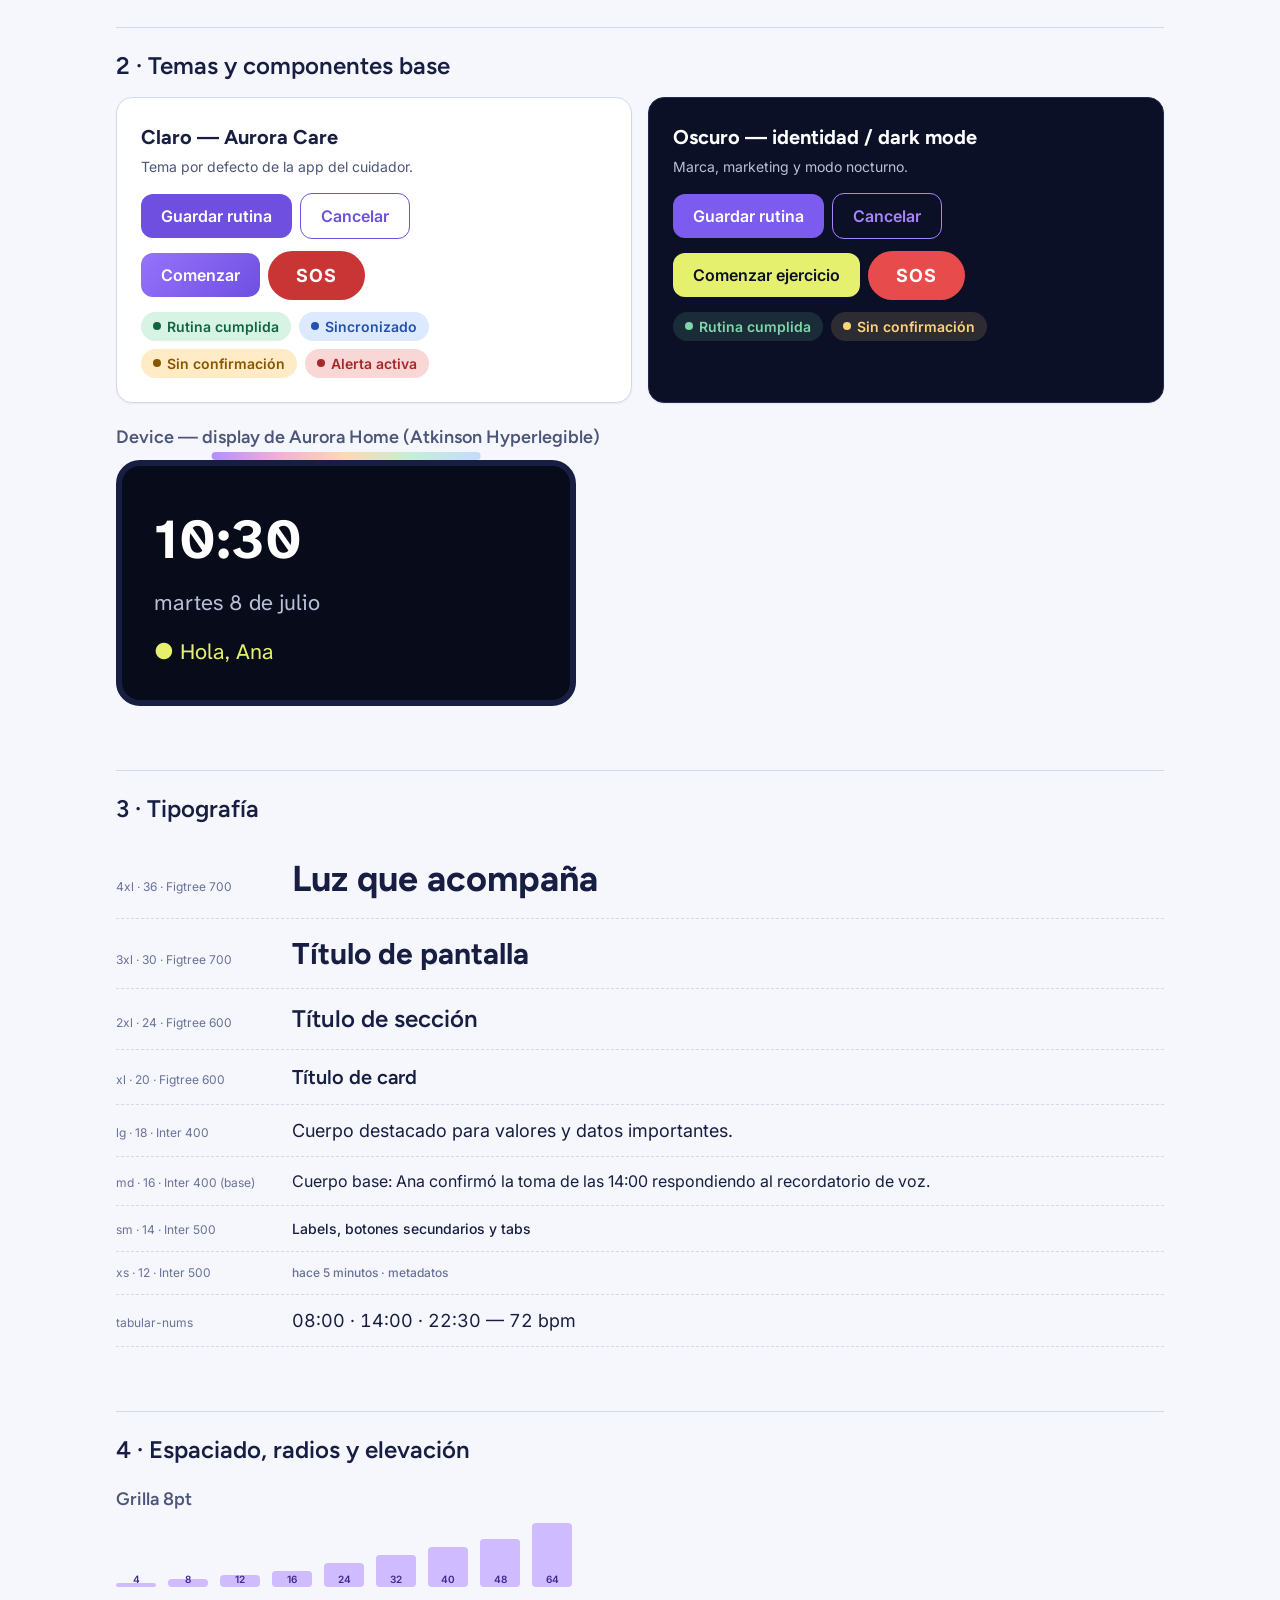
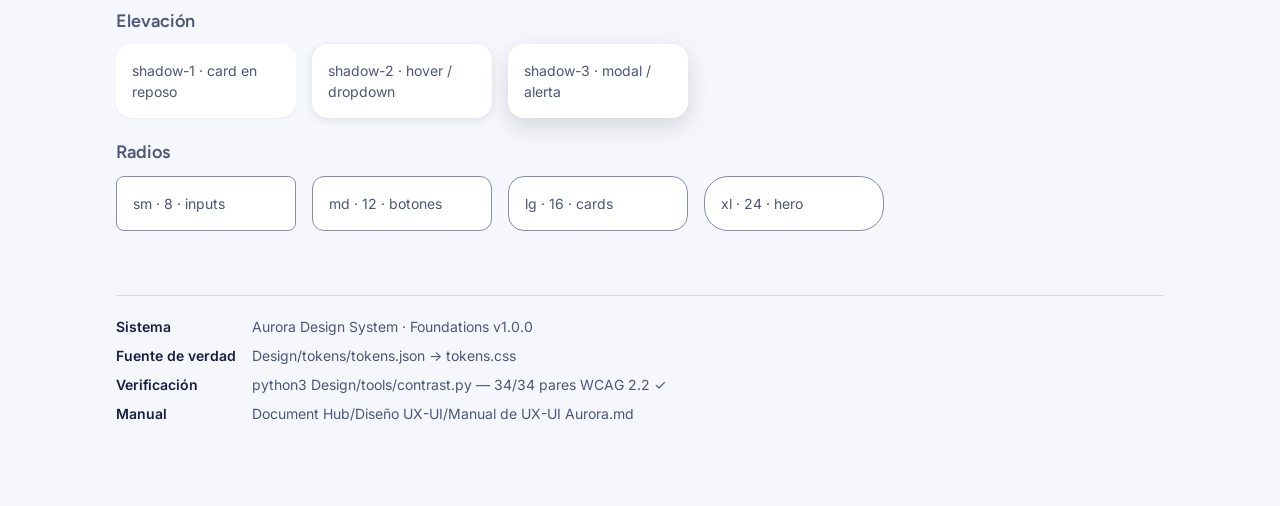
<file: Design/previews/foundations.html>
<!DOCTYPE html>
<html lang="es-AR">
<head>
<meta charset="UTF-8">
<meta name="viewport" content="width=device-width, initial-scale=1.0">
<title>Aurora — Foundations</title>
<link rel="preconnect" href="https://fonts.googleapis.com">
<link rel="preconnect" href="https://fonts.gstatic.com" crossorigin>
<link href="https://fonts.googleapis.com/css2?family=Figtree:wght@300..900&family=Inter:wght@100..900&family=Atkinson+Hyperlegible+Next:wght@400;700&display=swap" rel="stylesheet">
<link rel="stylesheet" href="../tokens/tokens.css">
<style>
  * { margin: 0; padding: 0; box-sizing: border-box; }
  body {
    font-family: var(--font-body);
    background: var(--bg-base);
    color: var(--text-primary);
    line-height: var(--leading-normal);
  }
  main { max-width: 1080px; margin: 0 auto; padding: var(--space-6) var(--space-4) var(--space-10); }
  h1, h2, h3 { font-family: var(--font-heading); line-height: var(--leading-tight); }
  h1 { font-size: var(--text-4xl); font-weight: 700; }
  h2 { font-size: var(--text-2xl); font-weight: 600; margin: var(--space-9) 0 var(--space-4); padding-top: var(--space-5); border-top: 1px solid var(--border-default); }
  h3 { font-size: var(--text-lg); font-weight: 600; margin: var(--space-5) 0 var(--space-3); color: var(--text-secondary); }
  p.lead { color: var(--text-secondary); margin-top: var(--space-2); font-size: var(--text-lg); }

  /* Hero de marca */
  .hero {
    border-radius: var(--radius-xl);
    background: var(--neutral-850);
    padding: var(--space-8) var(--space-6);
    color: var(--neutral-0);
    position: relative;
    overflow: hidden;
    margin-bottom: var(--space-6);
  }
  .hero::before {
    content: '';
    position: absolute; inset: 0;
    background: var(--gradient-aurora);
    opacity: .22;
    filter: blur(40px);
    transform: translateY(-55%);
  }
  .hero > * { position: relative; }
  .hero .word { font-family: var(--font-heading); font-weight: 700; letter-spacing: .14em; font-size: 40px; }
  .hero .tag { color: var(--neutral-300); margin-top: var(--space-1); }
  .hero .pill { display:inline-block; margin-top: var(--space-4); background: var(--lime-300); color: var(--neutral-850); font-weight: 600; font-size: var(--text-sm); padding: 6px 14px; border-radius: var(--radius-full); }

  /* Swatches */
  .ramp { display: grid; grid-template-columns: repeat(auto-fit, minmax(76px, 1fr)); gap: var(--space-2); margin-bottom: var(--space-4); }
  .sw { border-radius: var(--radius-sm); padding: var(--space-2); height: 84px; display: flex; flex-direction: column; justify-content: flex-end; font-size: 11px; font-weight: 500; border: 1px solid rgba(11,16,38,.06); }
  .sw code { font-size: 10px; opacity: .8; }
  .sw.light { color: var(--neutral-750); }
  .sw.dark { color: #fff; }
  .sw .b { font-size: 9px; letter-spacing: .06em; opacity: .75; }

  /* Tema demo */
  .themes { display: grid; grid-template-columns: repeat(auto-fit, minmax(300px, 1fr)); gap: var(--space-4); }
  .theme-card { border-radius: var(--radius-lg); padding: var(--space-5); border: 1px solid var(--border-default); background: var(--bg-surface); box-shadow: var(--shadow-1); }
  .theme-card[data-theme="dark"] { background: var(--bg-base); border-color: var(--neutral-700); }
  .theme-card[data-theme="device"] { background: var(--bg-base); border-color: var(--neutral-700); }
  .theme-card h4 { font-family: var(--font-heading); font-size: var(--text-xl); color: var(--text-primary); margin-bottom: var(--space-1); }
  .theme-card p { color: var(--text-secondary); font-size: var(--text-sm); margin-bottom: var(--space-4); }
  .row { display: flex; flex-wrap: wrap; gap: var(--space-2); align-items: center; }

  /* Componentes ejemplo */
  .btn {
    font-family: var(--font-body); font-size: var(--text-md); font-weight: 600;
    padding: 12px 20px; border-radius: var(--radius-md); border: none; cursor: pointer;
    min-height: 44px; transition: transform var(--motion-instant) var(--motion-easing);
  }
  .btn:active { transform: scale(.98); }
  .btn:focus-visible { outline: 2px solid var(--focus-ring); outline-offset: 2px; }
  .btn-primary { background: var(--action-primary-bg); color: var(--action-primary-text); }
  .btn-primary.grad { background: var(--gradient-brand); }
  .btn-secondary { background: transparent; color: var(--action-secondary-text); border: 1.5px solid var(--action-secondary-border); }
  .btn-accent { background: var(--accent-bg); color: var(--accent-text); }
  .btn-sos { background: var(--danger-solid-bg); color: var(--danger-solid-text); border-radius: var(--radius-full); font-size: var(--text-lg); font-weight: 700; letter-spacing: .06em; padding: 14px 28px; }
  .badge { display: inline-flex; align-items: center; gap: 6px; font-size: var(--text-sm); font-weight: 600; padding: 4px 12px; border-radius: var(--radius-full); }
  .badge::before { content: ''; width: 8px; height: 8px; border-radius: 50%; background: currentColor; }
  .badge.ok { background: var(--success-bg); color: var(--success-text); }
  .badge.info { background: var(--info-bg); color: var(--info-text); }
  .badge.warn { background: var(--warning-bg); color: var(--warning-text); }
  .badge.danger { background: var(--danger-bg); color: var(--danger-text); }

  /* Tipografía demo */
  .type-row { display: grid; grid-template-columns: 160px 1fr; gap: var(--space-4); padding: var(--space-3) 0; border-bottom: 1px dashed var(--border-default); align-items: baseline; }
  .type-row .meta { font-size: var(--text-xs); color: var(--text-muted); font-family: var(--font-body); }

  /* Device demo */
  .device {
    background: var(--neutral-900); border-radius: var(--radius-xl); padding: var(--space-6);
    color: #fff; font-family: var(--font-device); max-width: 460px;
    border: 6px solid var(--neutral-750); position: relative;
  }
  .device .clock { font-size: 56px; font-weight: 700; }
  .device .date { font-size: 22px; color: var(--neutral-300); margin-top: 4px; }
  .device .accent { color: var(--lime-300); font-size: 22px; margin-top: var(--space-4); }
  .device .ring { position: absolute; top: -14px; left: 50%; transform: translateX(-50%); width: 60%; height: 8px; border-radius: 999px; background: var(--gradient-aurora); opacity: .9; }

  /* Spacing / radius / elevation demos */
  .spacing-demo { display: flex; align-items: flex-end; gap: var(--space-3); flex-wrap: wrap; }
  .spacing-demo div { background: var(--violet-200); border-radius: 4px; width: 40px; display:flex; align-items:flex-end; justify-content:center; font-size:10px; color: var(--violet-800); font-weight:600; }
  .demo-cards { display: flex; gap: var(--space-4); flex-wrap: wrap; }
  .demo-cards .card { background: var(--bg-surface); border-radius: var(--radius-lg); padding: var(--space-4); width: 180px; font-size: var(--text-sm); color: var(--text-secondary); }
  .grad-band { height: 72px; border-radius: var(--radius-lg); }
  footer { margin-top: var(--space-9); color: var(--text-muted); font-size: var(--text-sm); border-top: 1px solid var(--border-default); padding-top: var(--space-4); }
  table.meta-table { border-collapse: collapse; font-size: var(--text-sm); }
  table.meta-table td { padding: 4px 16px 4px 0; color: var(--text-secondary); }
  table.meta-table td:first-child { font-weight: 600; color: var(--text-primary); }
</style>
</head>
<body>
<main>
  <!-- ============ MARCA ============ -->
  <div class="hero">
    <div class="word">AURORA</div>
    <div class="tag">Luz que acompaña</div>
    <span class="pill">Foundations · v1.0.0</span>
  </div>
  <h1>Fundamentos del sistema</h1>
  <p class="lead">Preview vivo de <code>Design/tokens/tokens.css</code>. Contraste verificado: 34/34 pares WCAG 2.2 (ver <code>tools/contrast.py</code>).</p>

  <!-- ============ COLOR ============ -->
  <h2>1 · Color — primitivos</h2>

  <h3>Violeta (marca y acción)</h3>
  <div class="ramp">
    <div class="sw light" style="background:var(--violet-50)">50<code>#F4F0FF</code></div>
    <div class="sw light" style="background:var(--violet-100)">100<code>#E7DEFF</code></div>
    <div class="sw light" style="background:var(--violet-200)">200<code>#CFBBFF</code></div>
    <div class="sw light" style="background:var(--violet-300)"><span class="b">BRAND</span>300<code>#A884FF</code></div>
    <div class="sw dark" style="background:var(--violet-400)"><span class="b">BRAND</span>400<code>#9773FD</code></div>
    <div class="sw dark" style="background:var(--violet-500)">500<code>#7C5CEE</code></div>
    <div class="sw dark" style="background:var(--violet-600)"><span class="b">BRAND</span>600<code>#6E4FE0</code></div>
    <div class="sw dark" style="background:var(--violet-700)">700<code>#5638BE</code></div>
    <div class="sw dark" style="background:var(--violet-800)">800<code>#3F2792</code></div>
    <div class="sw dark" style="background:var(--violet-900)">900<code>#2A1A64</code></div>
  </div>

  <h3>Lima (acento Glow)</h3>
  <div class="ramp">
    <div class="sw light" style="background:var(--lime-50)">50</div>
    <div class="sw light" style="background:var(--lime-100)">100</div>
    <div class="sw light" style="background:var(--lime-200)">200</div>
    <div class="sw light" style="background:var(--lime-300)"><span class="b">BRAND</span>300<code>#E5F06F</code></div>
    <div class="sw light" style="background:var(--lime-400)">400</div>
    <div class="sw light" style="background:var(--lime-500)">500</div>
    <div class="sw dark" style="background:var(--lime-600)">600</div>
    <div class="sw dark" style="background:var(--lime-700)">700<code>#5F6C14</code></div>
    <div class="sw dark" style="background:var(--lime-800)">800</div>
    <div class="sw dark" style="background:var(--lime-900)">900</div>
  </div>

  <h3>Neutros (del blanco a la noche)</h3>
  <div class="ramp">
    <div class="sw light" style="background:var(--neutral-0)">0<code>#FFFFFF</code></div>
    <div class="sw light" style="background:var(--neutral-50)">50<code>#F5F7FC</code></div>
    <div class="sw light" style="background:var(--neutral-100)"><span class="b">BRAND</span>100<code>#E9EDF7</code></div>
    <div class="sw light" style="background:var(--neutral-200)">200<code>#D2D9EA</code></div>
    <div class="sw light" style="background:var(--neutral-300)"><span class="b">BRAND</span>300<code>#B8C0D9</code></div>
    <div class="sw dark" style="background:var(--neutral-400)">400<code>#848DB0</code></div>
    <div class="sw dark" style="background:var(--neutral-500)"><span class="b">BRAND</span>500<code>#697298</code></div>
    <div class="sw dark" style="background:var(--neutral-600)">600<code>#4D5679</code></div>
    <div class="sw dark" style="background:var(--neutral-700)"><span class="b">BRAND</span>700<code>#232B52</code></div>
    <div class="sw dark" style="background:var(--neutral-750)"><span class="b">INDIGO</span>750<code>#171E42</code></div>
    <div class="sw dark" style="background:var(--neutral-800)"><span class="b">BRAND</span>800<code>#0F1530</code></div>
    <div class="sw dark" style="background:var(--neutral-850)"><span class="b">NIGHT</span>850<code>#0B1026</code></div>
    <div class="sw dark" style="background:var(--neutral-900)"><span class="b">BRAND</span>900<code>#070B1A</code></div>
  </div>

  <h3>Semánticos</h3>
  <div class="ramp">
    <div class="sw light" style="background:var(--green-100)">green-100</div>
    <div class="sw light" style="background:var(--green-300)"><span class="b">BRAND</span>green-300<code>#7FD6A8</code></div>
    <div class="sw dark" style="background:var(--green-600)">green-600</div>
    <div class="sw dark" style="background:var(--green-700)">green-700</div>
    <div class="sw light" style="background:var(--blue-100)">blue-100</div>
    <div class="sw light" style="background:var(--blue-300)"><span class="b">BRAND</span>blue-300<code>#8EB8FF</code></div>
    <div class="sw dark" style="background:var(--blue-600)">blue-600</div>
    <div class="sw dark" style="background:var(--blue-700)">blue-700</div>
  </div>
  <div class="ramp">
    <div class="sw light" style="background:var(--amber-100)">amber-100</div>
    <div class="sw light" style="background:var(--amber-300)"><span class="b">BRAND</span>amber-300<code>#FFD27A</code></div>
    <div class="sw dark" style="background:var(--amber-600)">amber-600</div>
    <div class="sw dark" style="background:var(--amber-700)">amber-700</div>
    <div class="sw light" style="background:var(--red-100)">red-100</div>
    <div class="sw dark" style="background:var(--red-500)"><span class="b">BRAND·SOS</span>red-500<code>#E84B4B</code></div>
    <div class="sw dark" style="background:var(--red-600)">red-600</div>
    <div class="sw dark" style="background:var(--red-700)">red-700</div>
  </div>

  <h3>Decorativos + gradientes</h3>
  <div class="ramp">
    <div class="sw light" style="background:var(--pink)">pink<code>#F5A6D3</code></div>
    <div class="sw light" style="background:var(--peach)">peach<code>#FFD6A8</code></div>
    <div class="sw light" style="background:var(--mint)">mint<code>#BDEFD4</code></div>
    <div class="sw light" style="background:var(--sky)">sky<code>#BFD7FF</code></div>
    <div class="sw light" style="background:var(--lilac)">lilac<code>#D9C5FF</code></div>
  </div>
  <div class="grad-band" style="background:var(--gradient-aurora); margin-bottom:var(--space-2)"></div>
  <div class="grad-band" style="background:var(--gradient-brand)"></div>

  <!-- ============ TEMAS ============ -->
  <h2>2 · Temas y componentes base</h2>
  <div class="themes">
    <div class="theme-card">
      <h4>Claro — Aurora Care</h4>
      <p>Tema por defecto de la app del cuidador.</p>
      <div class="row" style="margin-bottom:var(--space-3)">
        <button class="btn btn-primary">Guardar rutina</button>
        <button class="btn btn-secondary">Cancelar</button>
      </div>
      <div class="row" style="margin-bottom:var(--space-3)">
        <button class="btn btn-primary grad">Comenzar</button>
        <button class="btn btn-sos">SOS</button>
      </div>
      <div class="row">
        <span class="badge ok">Rutina cumplida</span>
        <span class="badge info">Sincronizado</span>
      </div>
      <div class="row" style="margin-top:var(--space-2)">
        <span class="badge warn">Sin confirmación</span>
        <span class="badge danger">Alerta activa</span>
      </div>
    </div>
    <div class="theme-card" data-theme="dark">
      <h4>Oscuro — identidad / dark mode</h4>
      <p>Marca, marketing y modo nocturno.</p>
      <div class="row" style="margin-bottom:var(--space-3)">
        <button class="btn btn-primary">Guardar rutina</button>
        <button class="btn btn-secondary">Cancelar</button>
      </div>
      <div class="row" style="margin-bottom:var(--space-3)">
        <button class="btn btn-accent">Comenzar ejercicio</button>
        <button class="btn btn-sos">SOS</button>
      </div>
      <div class="row">
        <span class="badge ok">Rutina cumplida</span>
        <span class="badge warn">Sin confirmación</span>
      </div>
    </div>
  </div>

  <h3>Device — display de Aurora Home (Atkinson Hyperlegible)</h3>
  <div class="device" data-theme="device">
    <div class="ring"></div>
    <div class="clock">10:30</div>
    <div class="date">martes 8 de julio</div>
    <div class="accent">● Hola, Ana</div>
  </div>

  <!-- ============ TIPOGRAFÍA ============ -->
  <h2>3 · Tipografía</h2>
  <div class="type-row"><span class="meta">4xl · 36 · Figtree 700</span><span style="font-family:var(--font-heading);font-size:var(--text-4xl);font-weight:700">Luz que acompaña</span></div>
  <div class="type-row"><span class="meta">3xl · 30 · Figtree 700</span><span style="font-family:var(--font-heading);font-size:var(--text-3xl);font-weight:700">Título de pantalla</span></div>
  <div class="type-row"><span class="meta">2xl · 24 · Figtree 600</span><span style="font-family:var(--font-heading);font-size:var(--text-2xl);font-weight:600">Título de sección</span></div>
  <div class="type-row"><span class="meta">xl · 20 · Figtree 600</span><span style="font-family:var(--font-heading);font-size:var(--text-xl);font-weight:600">Título de card</span></div>
  <div class="type-row"><span class="meta">lg · 18 · Inter 400</span><span style="font-size:var(--text-lg)">Cuerpo destacado para valores y datos importantes.</span></div>
  <div class="type-row"><span class="meta">md · 16 · Inter 400 (base)</span><span style="font-size:var(--text-md)">Cuerpo base: Ana confirmó la toma de las 14:00 respondiendo al recordatorio de voz.</span></div>
  <div class="type-row"><span class="meta">sm · 14 · Inter 500</span><span style="font-size:var(--text-sm);font-weight:500">Labels, botones secundarios y tabs</span></div>
  <div class="type-row"><span class="meta">xs · 12 · Inter 500</span><span style="font-size:var(--text-xs);font-weight:500;color:var(--text-muted)">hace 5 minutos · metadatos</span></div>
  <div class="type-row"><span class="meta">tabular-nums</span><span style="font-variant-numeric:tabular-nums;font-size:var(--text-lg)">08:00 · 14:00 · 22:30 — 72 bpm</span></div>

  <!-- ============ ESPACIADO / RADIO / SOMBRA ============ -->
  <h2>4 · Espaciado, radios y elevación</h2>
  <h3>Grilla 8pt</h3>
  <div class="spacing-demo">
    <div style="height:4px">4</div><div style="height:8px">8</div><div style="height:12px">12</div>
    <div style="height:16px">16</div><div style="height:24px">24</div><div style="height:32px">32</div>
    <div style="height:40px">40</div><div style="height:48px">48</div><div style="height:64px">64</div>
  </div>
  <h3>Elevación</h3>
  <div class="demo-cards">
    <div class="card" style="box-shadow:var(--shadow-1)">shadow-1 · card en reposo</div>
    <div class="card" style="box-shadow:var(--shadow-2)">shadow-2 · hover / dropdown</div>
    <div class="card" style="box-shadow:var(--shadow-3)">shadow-3 · modal / alerta</div>
  </div>
  <h3>Radios</h3>
  <div class="demo-cards">
    <div class="card" style="border:1.5px solid var(--border-input); border-radius:var(--radius-sm)">sm · 8 · inputs</div>
    <div class="card" style="border:1.5px solid var(--border-input); border-radius:var(--radius-md)">md · 12 · botones</div>
    <div class="card" style="border:1.5px solid var(--border-input); border-radius:var(--radius-lg)">lg · 16 · cards</div>
    <div class="card" style="border:1.5px solid var(--border-input); border-radius:var(--radius-xl)">xl · 24 · hero</div>
  </div>

  <footer>
    <table class="meta-table">
      <tr><td>Sistema</td><td>Aurora Design System · Foundations v1.0.0</td></tr>
      <tr><td>Fuente de verdad</td><td>Design/tokens/tokens.json → tokens.css</td></tr>
      <tr><td>Verificación</td><td>python3 Design/tools/contrast.py — 34/34 pares WCAG 2.2 ✓</td></tr>
      <tr><td>Manual</td><td>Document Hub/Diseño UX-UI/Manual de UX-UI Aurora.md</td></tr>
    </table>
  </footer>
</main>
</body>
</html>
</file>
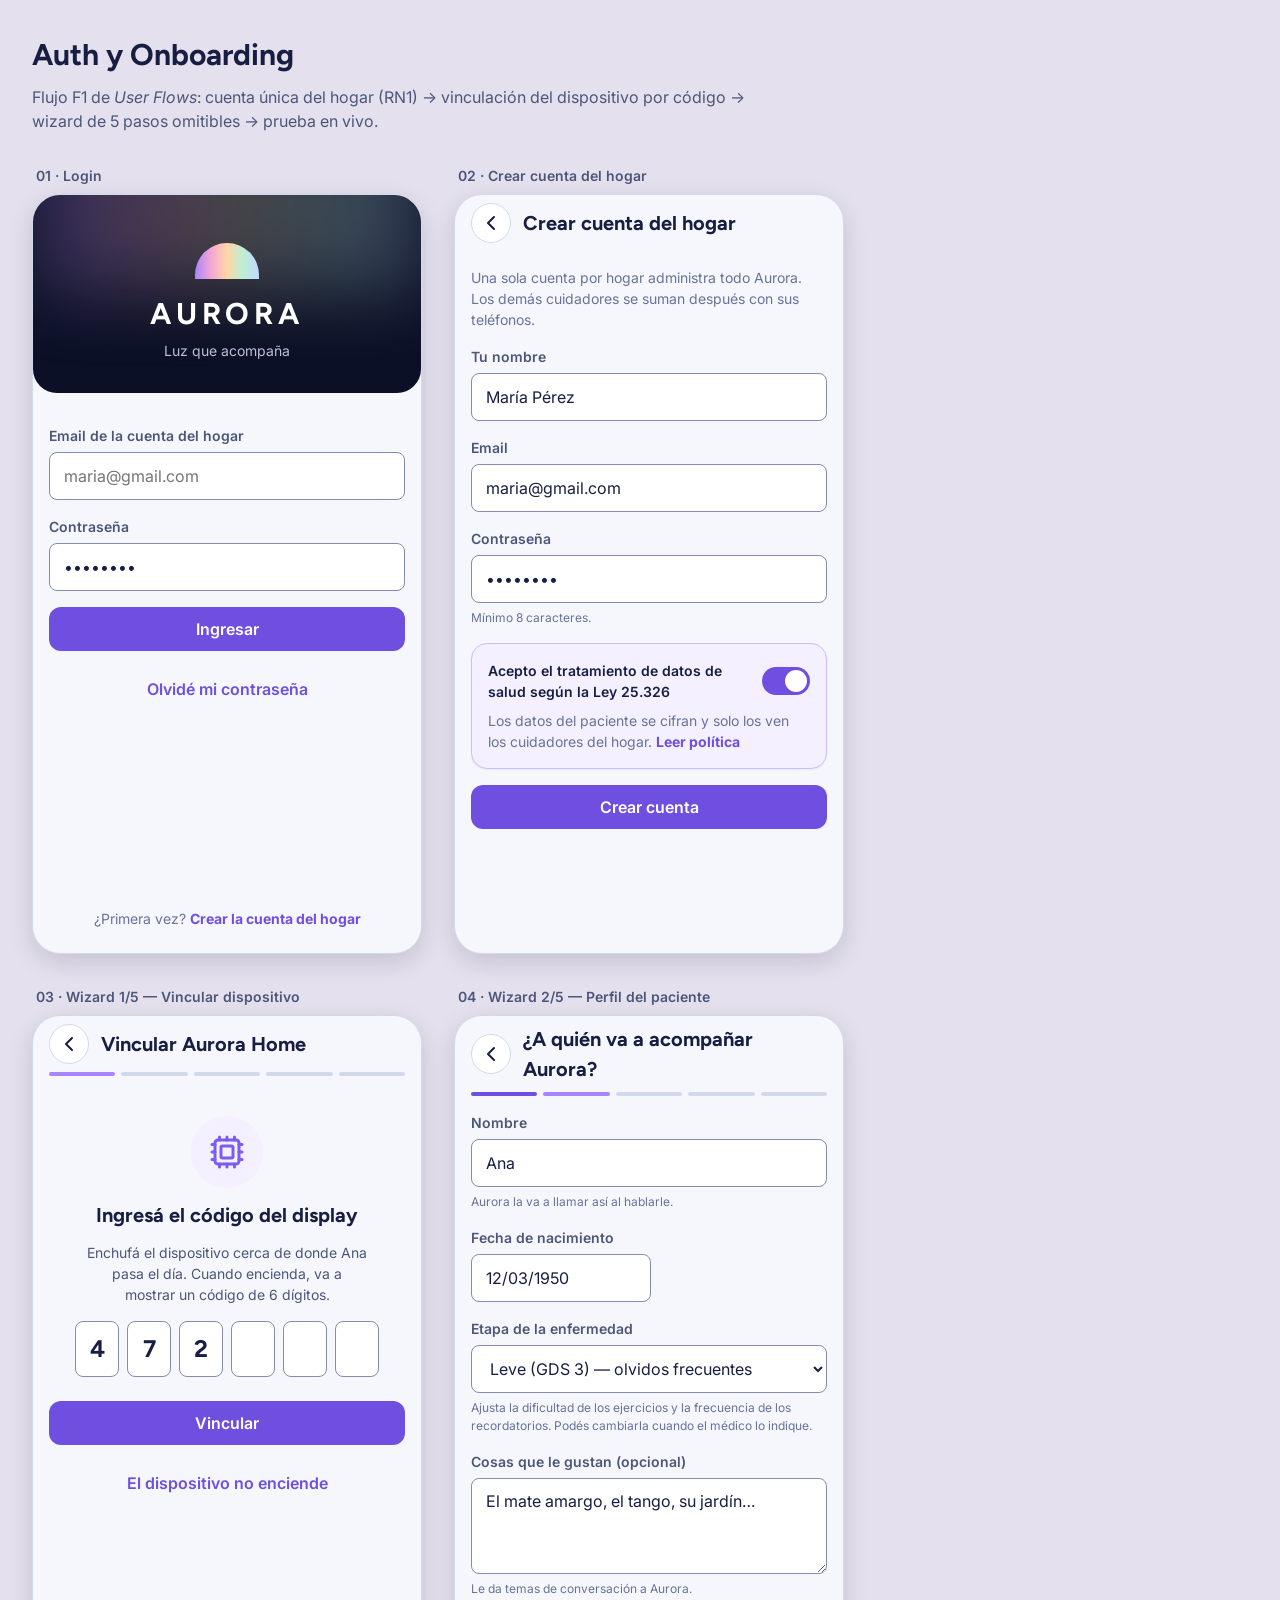
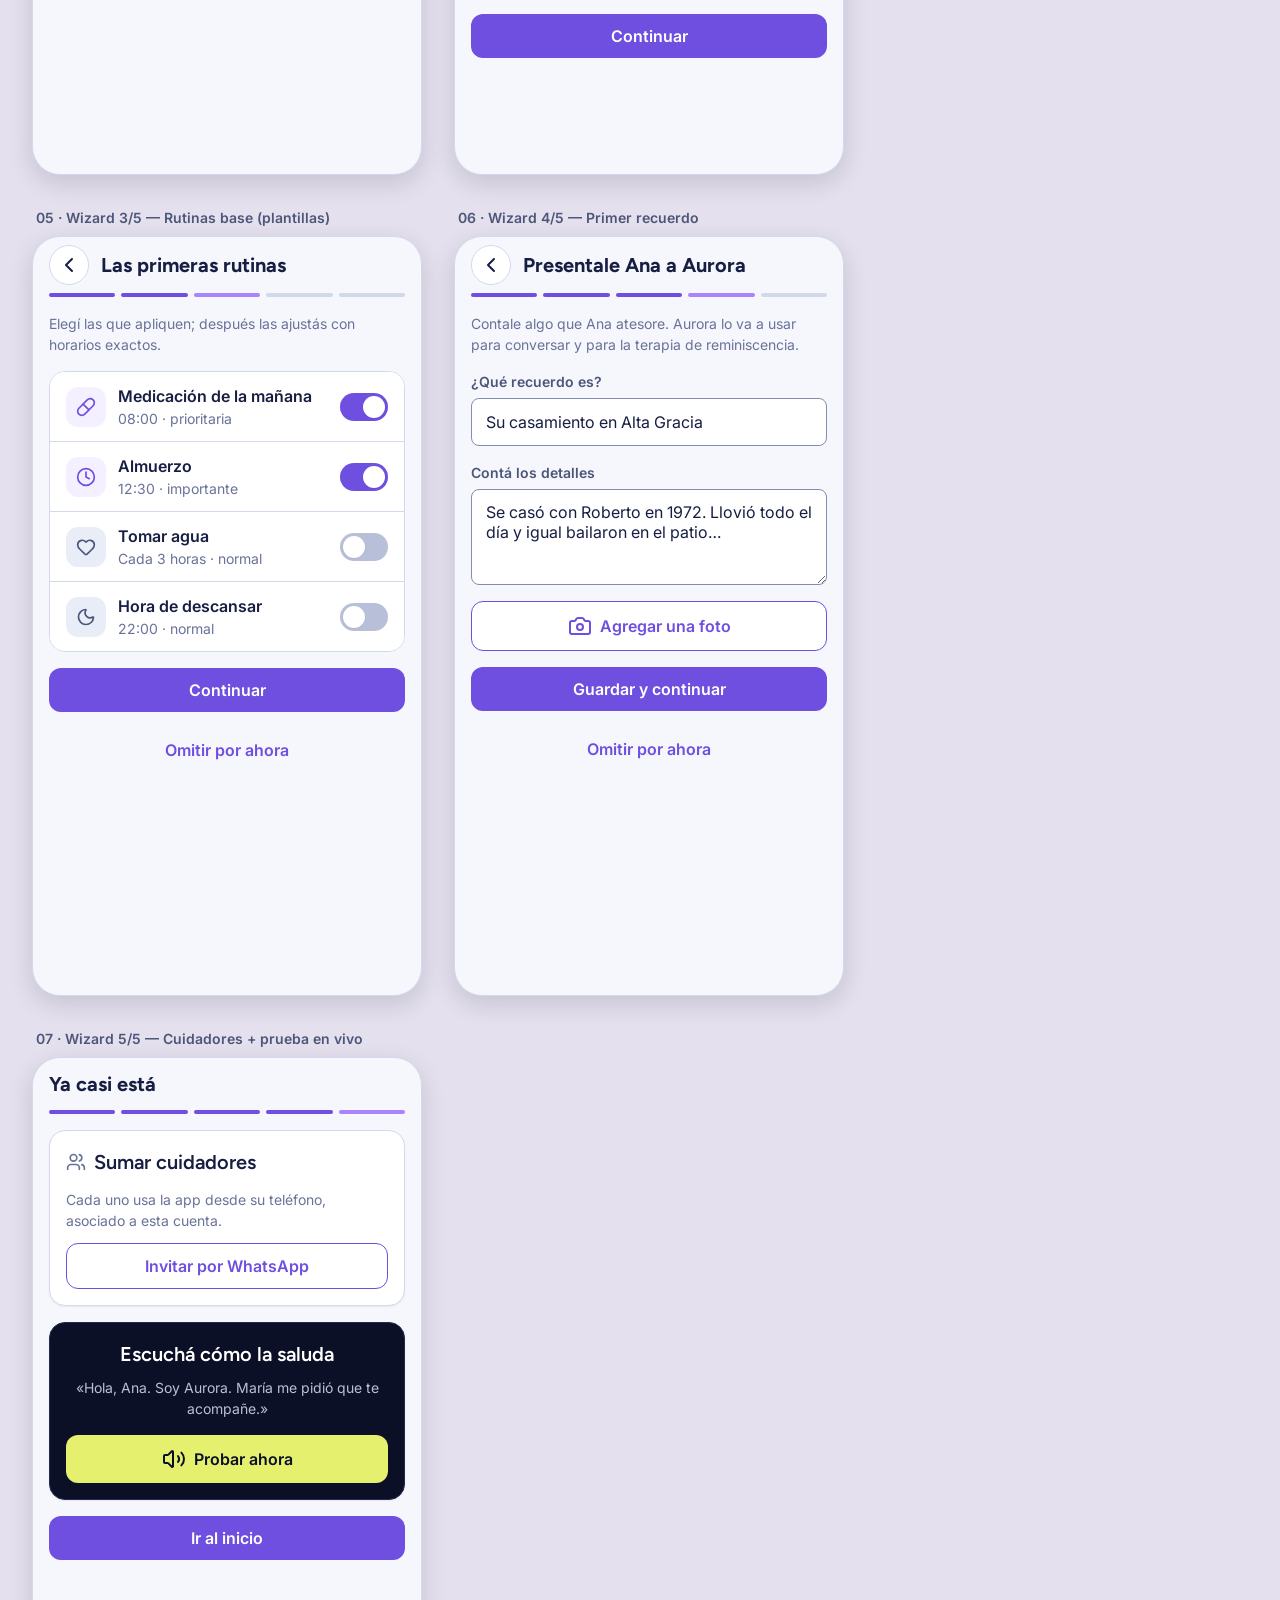
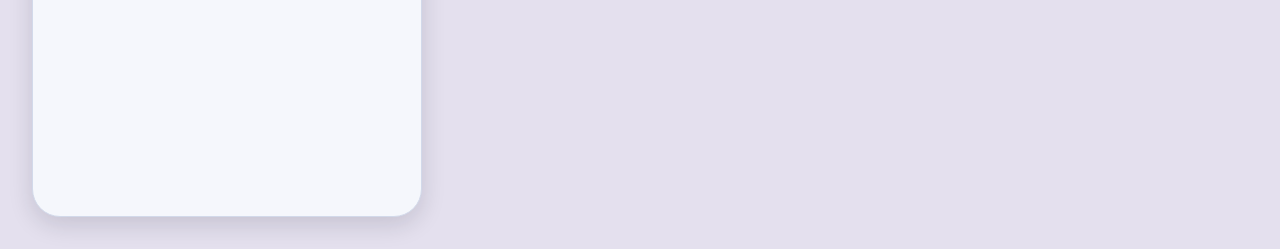
<file: Design/previews/screens-01-auth-onboarding.html>
<!DOCTYPE html>
<html lang="es-AR">
<head>
<meta charset="UTF-8"><meta name="viewport" content="width=device-width, initial-scale=1.0">
<title>Aurora Care — Auth y Onboarding</title>
<link rel="preconnect" href="https://fonts.googleapis.com"><link rel="preconnect" href="https://fonts.gstatic.com" crossorigin>
<link href="https://fonts.googleapis.com/css2?family=Figtree:wght@300..900&family=Inter:wght@100..900&family=Atkinson+Hyperlegible+Next:wght@400;700&display=swap" rel="stylesheet">
<link rel="stylesheet" href="../tokens/tokens.css"><link rel="stylesheet" href="app.css">
<style>
  .auth-hero { background: var(--neutral-850); border-radius: 0 0 var(--radius-xl) var(--radius-xl); padding: var(--space-8) var(--space-5) var(--space-6); color: #fff; text-align: center; position: relative; overflow: hidden; }
  .auth-hero::before { content:''; position:absolute; inset:0; background: var(--gradient-aurora); opacity:.25; filter: blur(36px); transform: translateY(-50%); }
  .auth-hero > * { position: relative; }
  .auth-hero .word { font-family: var(--font-heading); font-weight: 700; letter-spacing: .16em; font-size: 30px; }
  .auth-hero .tag { color: var(--neutral-300); font-size: var(--text-sm); margin-top: 4px; }
  .logo-dome { width: 64px; height: 36px; border-radius: 64px 64px 0 0; background: var(--gradient-aurora); margin: 0 auto var(--space-3); }
  .code-boxes { display: flex; gap: var(--space-2); justify-content: center; }
  .code-boxes b { width: 44px; height: 56px; border: 1.5px solid var(--border-input); border-radius: var(--radius-sm); display:grid; place-items:center; font-size: var(--text-2xl); font-family: var(--font-heading); background: var(--bg-surface); }
  .tpl { display:flex; flex-direction:column; gap: var(--space-2); }
</style>
</head>
<body>
<svg style="display:none" xmlns="http://www.w3.org/2000/svg">
  <symbol id="i-house" viewBox="0 0 24 24"><path d="M15 21v-8a1 1 0 0 0-1-1h-4a1 1 0 0 0-1 1v8"/><path d="M3 10a2 2 0 0 1 .709-1.528l7-6a2 2 0 0 1 2.582 0l7 6A2 2 0 0 1 21 10v9a2 2 0 0 1-2 2H5a2 2 0 0 1-2-2z"/></symbol>
  <symbol id="i-calendar" viewBox="0 0 24 24"><path d="M8 2v3"/><path d="M16 2v3"/><rect x="3" y="3" width="18" height="18" rx="2"/><path d="M3 9h18"/></symbol>
  <symbol id="i-book" viewBox="0 0 24 24"><path d="m22 11-1.296-1.296a2.4 2.4 0 0 0-3.408 0L11 16"/><path d="M4 8a2 2 0 0 0-2 2v10a2 2 0 0 0 2 2h10a2 2 0 0 0 2-2"/><circle cx="13" cy="7" r="1" fill="currentColor"/><rect x="8" y="2" width="14" height="14" rx="2"/></symbol>
  <symbol id="i-bell" viewBox="0 0 24 24"><path d="M10.268 21a2 2 0 0 0 3.464 0"/><path d="M3.262 15.326A1 1 0 0 0 4 17h16a1 1 0 0 0 .74-1.673C19.41 13.956 18 12.499 18 8A6 6 0 0 0 6 8c0 4.499-1.411 5.956-2.738 7.326"/></symbol>
  <symbol id="i-sliders" viewBox="0 0 24 24"><path d="M10 5H3"/><path d="M12 19H3"/><path d="M14 3v4"/><path d="M16 17v4"/><path d="M21 12h-9"/><path d="M21 19h-5"/><path d="M21 5h-7"/><path d="M8 10v4"/><path d="M8 12H3"/></symbol>
  <symbol id="i-pill" viewBox="0 0 24 24"><path d="m10.5 20.5 10-10a4.95 4.95 0 1 0-7-7l-10 10a4.95 4.95 0 1 0 7 7Z"/><path d="m8.5 8.5 7 7"/></symbol>
  <symbol id="i-mic" viewBox="0 0 24 24"><path d="M12 19v3"/><path d="M19 10v2a7 7 0 0 1-14 0v-2"/><rect x="9" y="2" width="6" height="13" rx="3"/></symbol>
  <symbol id="i-phone" viewBox="0 0 24 24"><path d="M13.832 16.568a1 1 0 0 0 1.213-.303l.355-.465A2 2 0 0 1 17 15h3a2 2 0 0 1 2 2v3a2 2 0 0 1-2 2A18 18 0 0 1 2 4a2 2 0 0 1 2-2h3a2 2 0 0 1 2 2v3a2 2 0 0 1-.8 1.6l-.468.351a1 1 0 0 0-.292 1.233 14 14 0 0 0 6.392 6.384"/></symbol>
  <symbol id="i-check" viewBox="0 0 24 24"><path d="M20 6 9 17l-5-5"/></symbol>
  <symbol id="i-x" viewBox="0 0 24 24"><path d="M18 6 6 18"/><path d="m6 6 12 12"/></symbol>
  <symbol id="i-plus" viewBox="0 0 24 24"><path d="M5 12h14"/><path d="M12 5v14"/></symbol>
  <symbol id="i-chev-r" viewBox="0 0 24 24"><path d="m9 18 6-6-6-6"/></symbol>
  <symbol id="i-chev-l" viewBox="0 0 24 24"><path d="m15 18-6-6 6-6"/></symbol>
  <symbol id="i-alert" viewBox="0 0 24 24"><path d="m21.73 18-8-14a2 2 0 0 0-3.48 0l-8 14A2 2 0 0 0 4 21h16a2 2 0 0 0 1.73-3"/><path d="M12 9v4"/><path d="M12 17h.01"/></symbol>
  <symbol id="i-wifi-off" viewBox="0 0 24 24"><path d="M12 20h.01"/><path d="M8.5 16.429a5 5 0 0 1 7 0"/><path d="M5 12.859a10 10 0 0 1 5.17-2.69"/><path d="M19 12.859a10 10 0 0 0-2.007-1.523"/><path d="M2 8.82a15 15 0 0 1 4.177-2.643"/><path d="M22 8.82a15 15 0 0 0-11.288-3.764"/><path d="m2 2 20 20"/></symbol>
  <symbol id="i-heart" viewBox="0 0 24 24"><path d="M2 9.5a5.5 5.5 0 0 1 9.591-3.676.56.56 0 0 0 .818 0A5.49 5.49 0 0 1 22 9.5c0 2.29-1.5 4-3 5.5l-5.492 5.313a2 2 0 0 1-3 .019L5 15c-1.5-1.5-3-3.2-3-5.5"/></symbol>
  <symbol id="i-clock" viewBox="0 0 24 24"><circle cx="12" cy="12" r="10"/><path d="M12 6v6l4 2"/></symbol>
  <symbol id="i-pin" viewBox="0 0 24 24"><path d="M20 10c0 4.993-5.539 10.193-7.399 11.799a1 1 0 0 1-1.202 0C9.539 20.193 4 14.993 4 10a8 8 0 0 1 16 0"/><circle cx="12" cy="10" r="3"/></symbol>
  <symbol id="i-user" viewBox="0 0 24 24"><path d="M19 21v-2a4 4 0 0 0-4-4H9a4 4 0 0 0-4 4v2"/><circle cx="12" cy="7" r="4"/></symbol>
  <symbol id="i-users" viewBox="0 0 24 24"><path d="M16 21v-2a4 4 0 0 0-4-4H6a4 4 0 0 0-4 4v2"/><path d="M16 3.128a4 4 0 0 1 0 7.744"/><path d="M22 21v-2a4 4 0 0 0-3-3.87"/><circle cx="9" cy="7" r="4"/></symbol>
  <symbol id="i-camera" viewBox="0 0 24 24"><path d="M13.997 4a2 2 0 0 1 1.76 1.05l.486.9A2 2 0 0 0 18.003 7H20a2 2 0 0 1 2 2v9a2 2 0 0 1-2 2H4a2 2 0 0 1-2-2V9a2 2 0 0 1 2-2h1.997a2 2 0 0 0 1.759-1.048l.489-.904A2 2 0 0 1 10.004 4z"/><circle cx="12" cy="13" r="3"/></symbol>
  <symbol id="i-volume" viewBox="0 0 24 24"><path d="M11 4.702a.705.705 0 0 0-1.203-.498L6.413 7.587A1.4 1.4 0 0 1 5.416 8H3a1 1 0 0 0-1 1v6a1 1 0 0 0 1 1h2.416a1.4 1.4 0 0 1 .997.413l3.383 3.384A.705.705 0 0 0 11 19.298z"/><path d="M16 9a5 5 0 0 1 0 6"/><path d="M19.364 18.364a9 9 0 0 0 0-12.728"/></symbol>
  <symbol id="i-cpu" viewBox="0 0 24 24"><path d="M12 20v2"/><path d="M12 2v2"/><path d="M17 20v2"/><path d="M17 2v2"/><path d="M2 12h2"/><path d="M2 17h2"/><path d="M2 7h2"/><path d="M20 12h2"/><path d="M20 17h2"/><path d="M20 7h2"/><path d="M7 20v2"/><path d="M7 2v2"/><rect x="4" y="4" width="16" height="16" rx="2"/><rect x="8" y="8" width="8" height="8" rx="1"/></symbol>
  <symbol id="i-moon" viewBox="0 0 24 24"><path d="M20.985 12.486a9 9 0 1 1-9.473-9.472c.405-.022.617.46.402.803a6 6 0 0 0 8.268 8.268c.344-.215.825-.004.803.401"/></symbol>
</svg>

<h1 class="gallery-title">Auth y Onboarding</h1>
<p class="gallery-sub">Flujo F1 de <em>User Flows</em>: cuenta única del hogar (RN1) → vinculación del dispositivo por código → wizard de 5 pasos omitibles → prueba en vivo.</p>

<div class="gallery">

  <!-- LOGIN -->
  <div><p class="frame-label">01 · Login</p>
  <div class="phone"><div class="screen">
    <div class="auth-hero"><div class="logo-dome"></div><div class="word">AURORA</div><div class="tag">Luz que acompaña</div></div>
    <div class="content" style="gap: var(--space-4); padding-top: var(--space-6)">
      <div class="field"><label>Email de la cuenta del hogar</label><input class="input" placeholder="maria@gmail.com"></div>
      <div class="field"><label>Contraseña</label><input class="input" type="password" value="········"></div>
      <button class="btn btn-primary btn-block">Ingresar</button>
      <button class="btn btn-ghost btn-block">Olvidé mi contraseña</button>
      <div style="text-align:center; margin-top:auto; padding-bottom: var(--space-2)" class="muted">¿Primera vez? <b style="color:var(--text-brand)">Crear la cuenta del hogar</b></div>
    </div>
  </div></div></div>

  <!-- CREAR CUENTA -->
  <div><p class="frame-label">02 · Crear cuenta del hogar</p>
  <div class="phone"><div class="screen">
    <div class="topbar"><div class="back"><svg class="ic"><use href="#i-chev-l"/></svg></div><div class="title small">Crear cuenta del hogar</div></div>
    <div class="content">
      <p class="muted">Una sola cuenta por hogar administra todo Aurora. Los demás cuidadores se suman después con sus teléfonos.</p>
      <div class="field"><label>Tu nombre</label><input class="input" value="María Pérez"></div>
      <div class="field"><label>Email</label><input class="input" value="maria@gmail.com"></div>
      <div class="field"><label>Contraseña</label><input class="input" type="password" value="········"><span class="help">Mínimo 8 caracteres.</span></div>
      <div class="card" style="background: var(--violet-50); border-color: var(--violet-200)">
        <div class="spread"><span style="font-size:var(--text-sm); font-weight:600">Acepto el tratamiento de datos de salud según la Ley 25.326</span><button class="toggle on" aria-label="aceptado"></button></div>
        <p class="muted" style="margin-top:8px">Los datos del paciente se cifran y solo los ven los cuidadores del hogar. <b style="color:var(--text-brand)">Leer política</b></p>
      </div>
      <button class="btn btn-primary btn-block">Crear cuenta</button>
    </div>
  </div></div></div>

  <!-- WIZARD 1: VINCULAR -->
  <div><p class="frame-label">03 · Wizard 1/5 — Vincular dispositivo</p>
  <div class="phone"><div class="screen">
    <div class="topbar"><div class="back"><svg class="ic"><use href="#i-chev-l"/></svg></div><div class="title small">Vincular Aurora Home</div></div>
    <div class="stepper"><span class="current"></span><span></span><span></span><span></span><span></span></div>
    <div class="content" style="text-align:center">
      <div class="empty" style="padding: var(--space-5) 0 0">
        <div class="e-icon"><svg class="ic"><use href="#i-cpu"/></svg></div>
        <h3>Ingresá el código del display</h3>
        <p>Enchufá el dispositivo cerca de donde Ana pasa el día. Cuando encienda, va a mostrar un código de 6 dígitos.</p>
      </div>
      <div class="code-boxes"><b>4</b><b>7</b><b>2</b><b></b><b></b><b></b></div>
      <button class="btn btn-primary btn-block" style="margin-top: var(--space-2)">Vincular</button>
      <button class="btn btn-ghost btn-block">El dispositivo no enciende</button>
    </div>
  </div></div></div>

  <!-- WIZARD 2: PERFIL -->
  <div><p class="frame-label">04 · Wizard 2/5 — Perfil del paciente</p>
  <div class="phone"><div class="screen">
    <div class="topbar"><div class="back"><svg class="ic"><use href="#i-chev-l"/></svg></div><div class="title small">¿A quién va a acompañar Aurora?</div></div>
    <div class="stepper"><span class="done"></span><span class="current"></span><span></span><span></span><span></span></div>
    <div class="content">
      <div class="field"><label>Nombre</label><input class="input" value="Ana"><span class="help">Aurora la va a llamar así al hablarle.</span></div>
      <div class="field"><label>Fecha de nacimiento</label><input class="input" value="12/03/1950" style="max-width:180px"></div>
      <div class="field"><label>Etapa de la enfermedad</label>
        <select class="input"><option>Leve (GDS 3) — olvidos frecuentes</option></select>
        <span class="help">Ajusta la dificultad de los ejercicios y la frecuencia de los recordatorios. Podés cambiarla cuando el médico lo indique.</span></div>
      <div class="field"><label>Cosas que le gustan (opcional)</label><textarea class="input">El mate amargo, el tango, su jardín…</textarea><span class="help">Le da temas de conversación a Aurora.</span></div>
      <button class="btn btn-primary btn-block">Continuar</button>
    </div>
  </div></div></div>

  <!-- WIZARD 3: RUTINAS BASE -->
  <div><p class="frame-label">05 · Wizard 3/5 — Rutinas base (plantillas)</p>
  <div class="phone"><div class="screen">
    <div class="topbar"><div class="back"><svg class="ic"><use href="#i-chev-l"/></svg></div><div class="title small">Las primeras rutinas</div></div>
    <div class="stepper"><span class="done"></span><span class="done"></span><span class="current"></span><span></span><span></span></div>
    <div class="content">
      <p class="muted">Elegí las que apliquen; después las ajustás con horarios exactos.</p>
      <div class="list">
        <div class="row"><div class="r-icon brand"><svg class="ic"><use href="#i-pill"/></svg></div>
          <div class="r-main"><div class="r-title">Medicación de la mañana</div><div class="r-sub">08:00 · prioritaria</div></div>
          <div class="r-end"><button class="toggle on" aria-label="incluida"></button></div></div>
        <div class="row"><div class="r-icon brand"><svg class="ic"><use href="#i-clock"/></svg></div>
          <div class="r-main"><div class="r-title">Almuerzo</div><div class="r-sub">12:30 · importante</div></div>
          <div class="r-end"><button class="toggle on" aria-label="incluida"></button></div></div>
        <div class="row"><div class="r-icon"><svg class="ic"><use href="#i-heart"/></svg></div>
          <div class="r-main"><div class="r-title">Tomar agua</div><div class="r-sub">Cada 3 horas · normal</div></div>
          <div class="r-end"><button class="toggle" aria-label="no incluida"></button></div></div>
        <div class="row"><div class="r-icon"><svg class="ic"><use href="#i-moon"/></svg></div>
          <div class="r-main"><div class="r-title">Hora de descansar</div><div class="r-sub">22:00 · normal</div></div>
          <div class="r-end"><button class="toggle" aria-label="no incluida"></button></div></div>
      </div>
      <button class="btn btn-primary btn-block">Continuar</button>
      <button class="btn btn-ghost btn-block">Omitir por ahora</button>
    </div>
  </div></div></div>

  <!-- WIZARD 4: PRIMER RECUERDO -->
  <div><p class="frame-label">06 · Wizard 4/5 — Primer recuerdo</p>
  <div class="phone"><div class="screen">
    <div class="topbar"><div class="back"><svg class="ic"><use href="#i-chev-l"/></svg></div><div class="title small">Presentale Ana a Aurora</div></div>
    <div class="stepper"><span class="done"></span><span class="done"></span><span class="done"></span><span class="current"></span><span></span></div>
    <div class="content">
      <p class="muted">Contale algo que Ana atesore. Aurora lo va a usar para conversar y para la terapia de reminiscencia.</p>
      <div class="field"><label>¿Qué recuerdo es?</label><input class="input" value="Su casamiento en Alta Gracia"></div>
      <div class="field"><label>Contá los detalles</label><textarea class="input">Se casó con Roberto en 1972. Llovió todo el día y igual bailaron en el patio…</textarea></div>
      <button class="btn btn-secondary btn-block"><svg class="ic"><use href="#i-camera"/></svg>Agregar una foto</button>
      <button class="btn btn-primary btn-block">Guardar y continuar</button>
      <button class="btn btn-ghost btn-block">Omitir por ahora</button>
    </div>
  </div></div></div>

  <!-- WIZARD 5 + PRUEBA EN VIVO -->
  <div><p class="frame-label">07 · Wizard 5/5 — Cuidadores + prueba en vivo</p>
  <div class="phone"><div class="screen">
    <div class="topbar"><div class="title small">Ya casi está</div></div>
    <div class="stepper"><span class="done"></span><span class="done"></span><span class="done"></span><span class="done"></span><span class="current"></span></div>
    <div class="content">
      <div class="card">
        <div class="card-title"><svg class="ic"><use href="#i-users"/></svg>Sumar cuidadores</div>
        <p class="muted">Cada uno usa la app desde su teléfono, asociado a esta cuenta.</p>
        <button class="btn btn-secondary btn-block" style="margin-top: var(--space-3)">Invitar por WhatsApp</button>
      </div>
      <div class="card" style="background: var(--neutral-850); border-color: var(--neutral-700); color: #fff; text-align:center">
        <div style="font-family: var(--font-heading); font-size: var(--text-xl); font-weight: 600">Escuchá cómo la saluda</div>
        <p style="color: var(--neutral-300); font-size: var(--text-sm); margin: var(--space-2) 0 var(--space-4)">«Hola, Ana. Soy Aurora. María me pidió que te acompañe.»</p>
        <button class="btn btn-accent btn-block"><svg class="ic"><use href="#i-volume"/></svg>Probar ahora</button>
      </div>
      <button class="btn btn-primary btn-block">Ir al inicio</button>
    </div>
  </div></div></div>

</div>
</body>
</html>
</file>
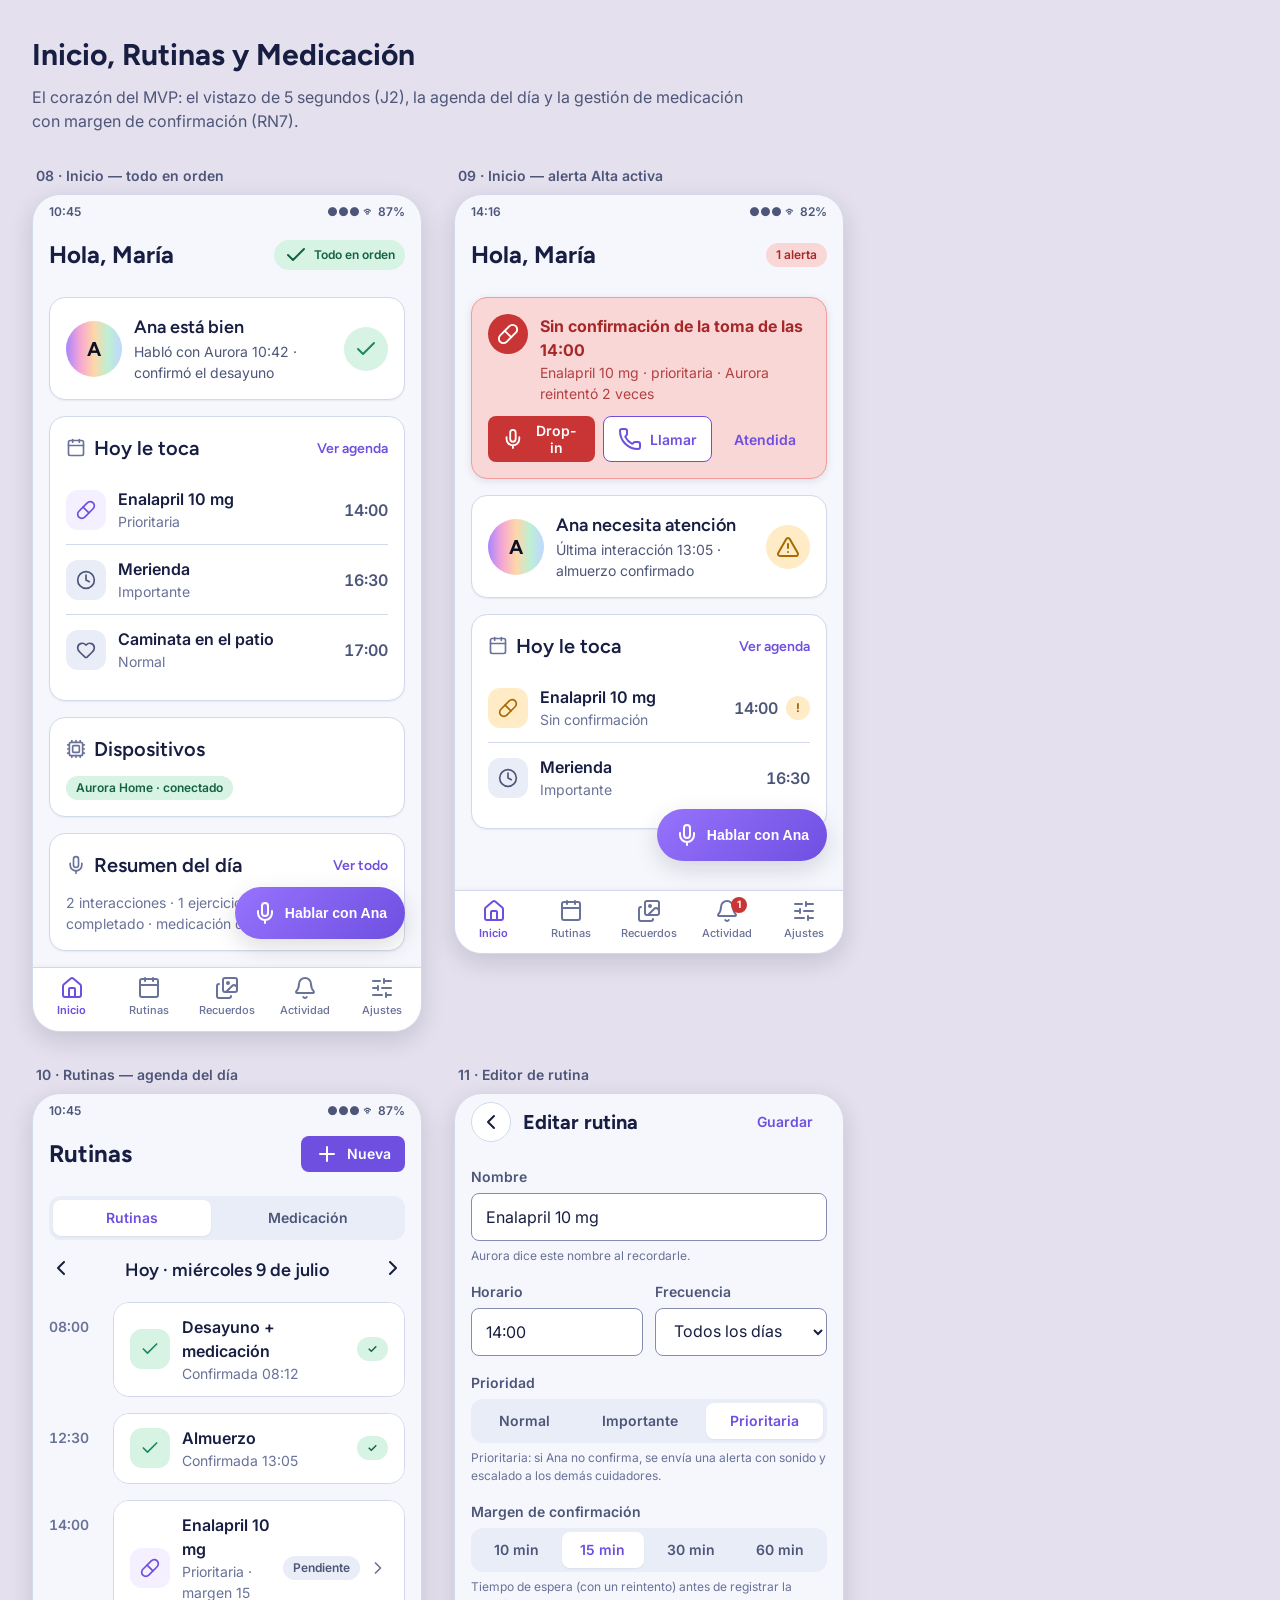
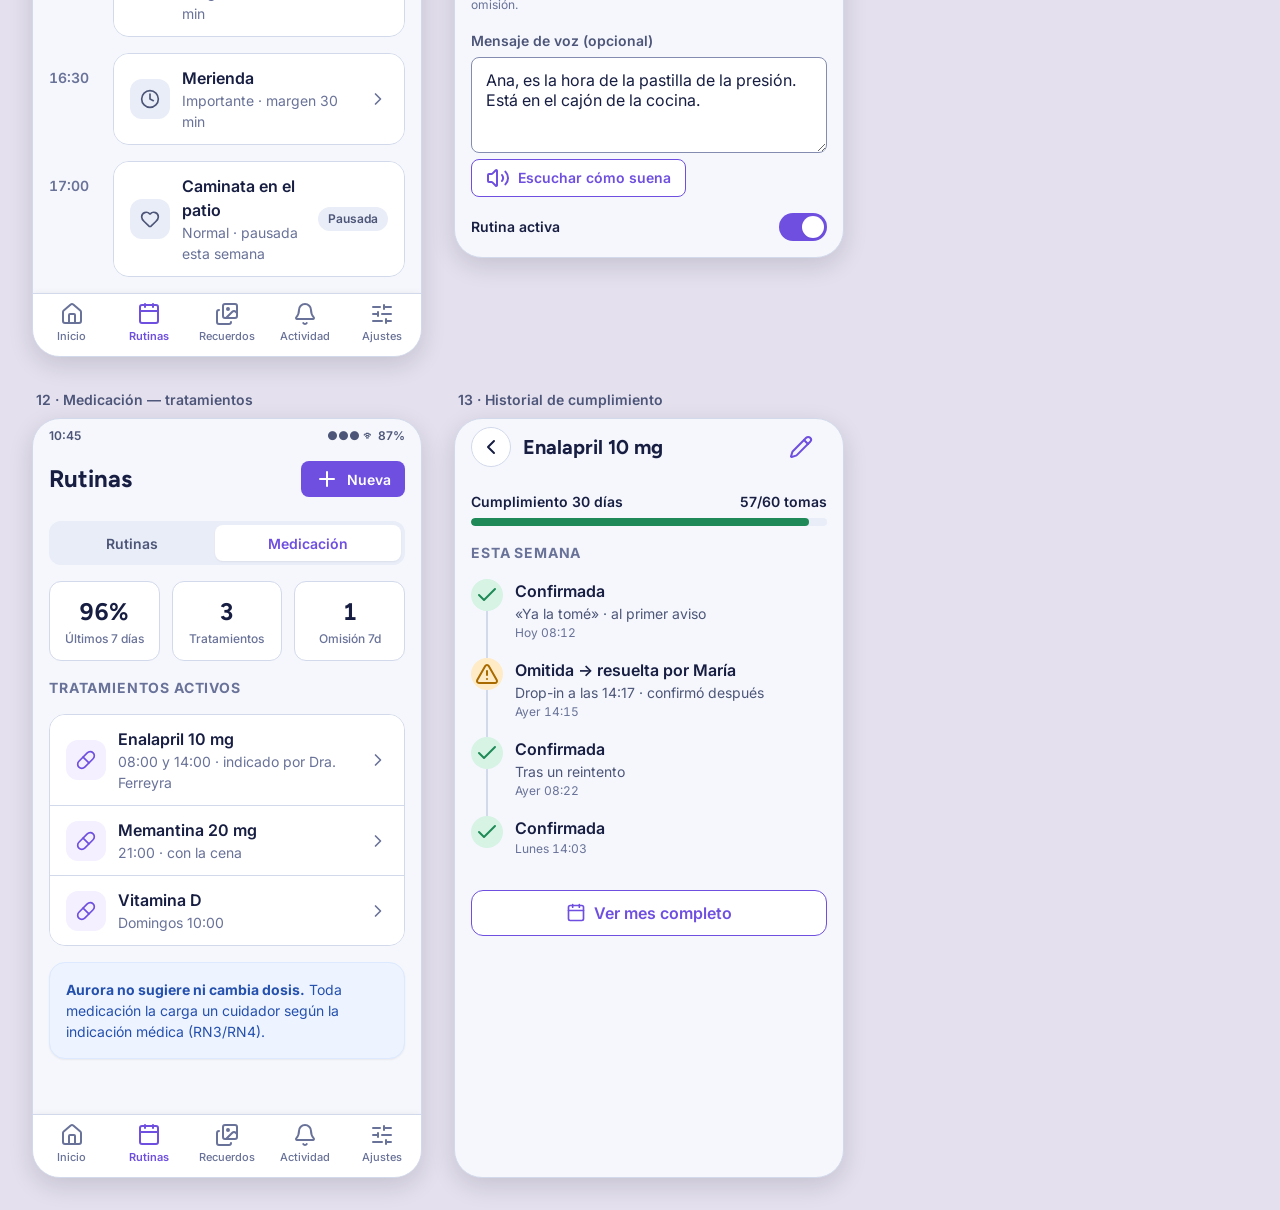
<file: Design/previews/screens-02-core.html>
<!DOCTYPE html>
<html lang="es-AR">
<head>
<meta charset="UTF-8"><meta name="viewport" content="width=device-width, initial-scale=1.0">
<title>Aurora Care — Inicio, Rutinas y Medicación</title>
<link rel="preconnect" href="https://fonts.googleapis.com"><link rel="preconnect" href="https://fonts.gstatic.com" crossorigin>
<link href="https://fonts.googleapis.com/css2?family=Figtree:wght@300..900&family=Inter:wght@100..900&family=Atkinson+Hyperlegible+Next:wght@400;700&display=swap" rel="stylesheet">
<link rel="stylesheet" href="../tokens/tokens.css"><link rel="stylesheet" href="app.css">
<style>
  .day-nav { display:flex; align-items:center; gap: var(--space-2); }
  .day-nav .today { flex:1; text-align:center; font-family: var(--font-heading); font-weight:600; font-size: var(--text-lg); }
  .hour-block { display:flex; gap: var(--space-3); }
  .hour-block .h { width: 52px; font-variant-numeric: tabular-nums; font-weight:600; color: var(--text-muted); font-size: var(--text-sm); padding-top: 14px; flex:none; }
  .hour-block .list { flex:1; }
</style>
</head>
<body>
<svg style="display:none" xmlns="http://www.w3.org/2000/svg">
  <symbol id="i-house" viewBox="0 0 24 24"><path d="M15 21v-8a1 1 0 0 0-1-1h-4a1 1 0 0 0-1 1v8"/><path d="M3 10a2 2 0 0 1 .709-1.528l7-6a2 2 0 0 1 2.582 0l7 6A2 2 0 0 1 21 10v9a2 2 0 0 1-2 2H5a2 2 0 0 1-2-2z"/></symbol>
  <symbol id="i-calendar" viewBox="0 0 24 24"><path d="M8 2v3"/><path d="M16 2v3"/><rect x="3" y="3" width="18" height="18" rx="2"/><path d="M3 9h18"/></symbol>
  <symbol id="i-book" viewBox="0 0 24 24"><path d="m22 11-1.296-1.296a2.4 2.4 0 0 0-3.408 0L11 16"/><path d="M4 8a2 2 0 0 0-2 2v10a2 2 0 0 0 2 2h10a2 2 0 0 0 2-2"/><circle cx="13" cy="7" r="1" fill="currentColor"/><rect x="8" y="2" width="14" height="14" rx="2"/></symbol>
  <symbol id="i-bell" viewBox="0 0 24 24"><path d="M10.268 21a2 2 0 0 0 3.464 0"/><path d="M3.262 15.326A1 1 0 0 0 4 17h16a1 1 0 0 0 .74-1.673C19.41 13.956 18 12.499 18 8A6 6 0 0 0 6 8c0 4.499-1.411 5.956-2.738 7.326"/></symbol>
  <symbol id="i-sliders" viewBox="0 0 24 24"><path d="M10 5H3"/><path d="M12 19H3"/><path d="M14 3v4"/><path d="M16 17v4"/><path d="M21 12h-9"/><path d="M21 19h-5"/><path d="M21 5h-7"/><path d="M8 10v4"/><path d="M8 12H3"/></symbol>
  <symbol id="i-pill" viewBox="0 0 24 24"><path d="m10.5 20.5 10-10a4.95 4.95 0 1 0-7-7l-10 10a4.95 4.95 0 1 0 7 7Z"/><path d="m8.5 8.5 7 7"/></symbol>
  <symbol id="i-mic" viewBox="0 0 24 24"><path d="M12 19v3"/><path d="M19 10v2a7 7 0 0 1-14 0v-2"/><rect x="9" y="2" width="6" height="13" rx="3"/></symbol>
  <symbol id="i-phone" viewBox="0 0 24 24"><path d="M13.832 16.568a1 1 0 0 0 1.213-.303l.355-.465A2 2 0 0 1 17 15h3a2 2 0 0 1 2 2v3a2 2 0 0 1-2 2A18 18 0 0 1 2 4a2 2 0 0 1 2-2h3a2 2 0 0 1 2 2v3a2 2 0 0 1-.8 1.6l-.468.351a1 1 0 0 0-.292 1.233 14 14 0 0 0 6.392 6.384"/></symbol>
  <symbol id="i-check" viewBox="0 0 24 24"><path d="M20 6 9 17l-5-5"/></symbol>
  <symbol id="i-x" viewBox="0 0 24 24"><path d="M18 6 6 18"/><path d="m6 6 12 12"/></symbol>
  <symbol id="i-plus" viewBox="0 0 24 24"><path d="M5 12h14"/><path d="M12 5v14"/></symbol>
  <symbol id="i-chev-r" viewBox="0 0 24 24"><path d="m9 18 6-6-6-6"/></symbol>
  <symbol id="i-chev-l" viewBox="0 0 24 24"><path d="m15 18-6-6 6-6"/></symbol>
  <symbol id="i-alert" viewBox="0 0 24 24"><path d="m21.73 18-8-14a2 2 0 0 0-3.48 0l-8 14A2 2 0 0 0 4 21h16a2 2 0 0 0 1.73-3"/><path d="M12 9v4"/><path d="M12 17h.01"/></symbol>
  <symbol id="i-wifi-off" viewBox="0 0 24 24"><path d="M12 20h.01"/><path d="M8.5 16.429a5 5 0 0 1 7 0"/><path d="M5 12.859a10 10 0 0 1 5.17-2.69"/><path d="M19 12.859a10 10 0 0 0-2.007-1.523"/><path d="M2 8.82a15 15 0 0 1 4.177-2.643"/><path d="M22 8.82a15 15 0 0 0-11.288-3.764"/><path d="m2 2 20 20"/></symbol>
  <symbol id="i-heart" viewBox="0 0 24 24"><path d="M2 9.5a5.5 5.5 0 0 1 9.591-3.676.56.56 0 0 0 .818 0A5.49 5.49 0 0 1 22 9.5c0 2.29-1.5 4-3 5.5l-5.492 5.313a2 2 0 0 1-3 .019L5 15c-1.5-1.5-3-3.2-3-5.5"/></symbol>
  <symbol id="i-clock" viewBox="0 0 24 24"><circle cx="12" cy="12" r="10"/><path d="M12 6v6l4 2"/></symbol>
  <symbol id="i-pin" viewBox="0 0 24 24"><path d="M20 10c0 4.993-5.539 10.193-7.399 11.799a1 1 0 0 1-1.202 0C9.539 20.193 4 14.993 4 10a8 8 0 0 1 16 0"/><circle cx="12" cy="10" r="3"/></symbol>
  <symbol id="i-user" viewBox="0 0 24 24"><path d="M19 21v-2a4 4 0 0 0-4-4H9a4 4 0 0 0-4 4v2"/><circle cx="12" cy="7" r="4"/></symbol>
  <symbol id="i-users" viewBox="0 0 24 24"><path d="M16 21v-2a4 4 0 0 0-4-4H6a4 4 0 0 0-4 4v2"/><path d="M16 3.128a4 4 0 0 1 0 7.744"/><path d="M22 21v-2a4 4 0 0 0-3-3.87"/><circle cx="9" cy="7" r="4"/></symbol>
  <symbol id="i-volume" viewBox="0 0 24 24"><path d="M11 4.702a.705.705 0 0 0-1.203-.498L6.413 7.587A1.4 1.4 0 0 1 5.416 8H3a1 1 0 0 0-1 1v6a1 1 0 0 0 1 1h2.416a1.4 1.4 0 0 1 .997.413l3.383 3.384A.705.705 0 0 0 11 19.298z"/><path d="M16 9a5 5 0 0 1 0 6"/><path d="M19.364 18.364a9 9 0 0 0 0-12.728"/></symbol>
  <symbol id="i-cpu" viewBox="0 0 24 24"><path d="M12 20v2"/><path d="M12 2v2"/><path d="M17 20v2"/><path d="M17 2v2"/><path d="M2 12h2"/><path d="M2 17h2"/><path d="M2 7h2"/><path d="M20 12h2"/><path d="M20 17h2"/><path d="M20 7h2"/><path d="M7 20v2"/><path d="M7 2v2"/><rect x="4" y="4" width="16" height="16" rx="2"/><rect x="8" y="8" width="8" height="8" rx="1"/></symbol>
  <symbol id="i-battery" viewBox="0 0 24 24"><path d="M 22 14 L 22 10"/><rect x="2" y="6" width="16" height="12" rx="2"/></symbol>
  <symbol id="i-moon" viewBox="0 0 24 24"><path d="M20.985 12.486a9 9 0 1 1-9.473-9.472c.405-.022.617.46.402.803a6 6 0 0 0 8.268 8.268c.344-.215.825-.004.803.401"/></symbol>
  <symbol id="i-edit" viewBox="0 0 24 24"><path d="M21.174 6.812a1 1 0 0 0-3.986-3.987L3.842 16.174a2 2 0 0 0-.5.83l-1.321 4.352a.5.5 0 0 0 .623.622l4.353-1.32a2 2 0 0 0 .83-.497z"/><path d="m15 5 4 4"/></symbol>
</svg>

<h1 class="gallery-title">Inicio, Rutinas y Medicación</h1>
<p class="gallery-sub">El corazón del MVP: el vistazo de 5 segundos (J2), la agenda del día y la gestión de medicación con margen de confirmación (RN7).</p>

<div class="gallery">

  <!-- INICIO NORMAL -->
  <div><p class="frame-label">08 · Inicio — todo en orden</p>
  <div class="phone"><div class="screen">
    <div class="statusbar"><span>10:45</span><span>●●● ᯤ 87%</span></div>
    <div class="topbar"><div class="title">Hola, María</div><span class="badge ok"><svg class="ic"><use href="#i-check"/></svg>Todo en orden</span></div>
    <div class="content">
      <div class="status-hero">
        <div class="avatar">A</div>
        <div><div class="st-title">Ana está bien</div><div class="st-sub">Habló con Aurora 10:42 · confirmó el desayuno</div></div>
        <div class="ok-ring"><svg class="ic"><use href="#i-check"/></svg></div>
      </div>
      <div class="card">
        <div class="card-title"><svg class="ic"><use href="#i-calendar"/></svg>Hoy le toca<span class="card-link">Ver agenda</span></div>
        <div class="list" style="border:none">
          <div class="row" style="padding-left:0;padding-right:0"><div class="r-icon brand"><svg class="ic"><use href="#i-pill"/></svg></div>
            <div class="r-main"><div class="r-title">Enalapril 10 mg</div><div class="r-sub">Prioritaria</div></div>
            <div class="r-end"><span class="time">14:00</span></div></div>
          <div class="row" style="padding-left:0;padding-right:0"><div class="r-icon"><svg class="ic"><use href="#i-clock"/></svg></div>
            <div class="r-main"><div class="r-title">Merienda</div><div class="r-sub">Importante</div></div>
            <div class="r-end"><span class="time">16:30</span></div></div>
          <div class="row" style="padding-left:0;padding-right:0"><div class="r-icon"><svg class="ic"><use href="#i-heart"/></svg></div>
            <div class="r-main"><div class="r-title">Caminata en el patio</div><div class="r-sub">Normal</div></div>
            <div class="r-end"><span class="time">17:00</span></div></div>
        </div>
      </div>
      <div class="card">
        <div class="card-title"><svg class="ic"><use href="#i-cpu"/></svg>Dispositivos</div>
        <div class="hstack">
          <span class="badge ok">Aurora Home · conectado</span>
        </div>
      </div>
      <div class="card">
        <div class="card-title"><svg class="ic"><use href="#i-mic"/></svg>Resumen del día<span class="card-link">Ver todo</span></div>
        <p class="muted">2 interacciones · 1 ejercicio de memoria completado · medicación de las 08:00 ✓</p>
      </div>
    </div>
    <button class="fab"><svg class="ic"><use href="#i-mic"/></svg>Hablar con Ana</button>
    <div class="tabbar">
      <div class="tab active"><svg class="ic"><use href="#i-house"/></svg>Inicio</div>
      <div class="tab"><svg class="ic"><use href="#i-calendar"/></svg>Rutinas</div>
      <div class="tab"><svg class="ic"><use href="#i-book"/></svg>Recuerdos</div>
      <div class="tab"><svg class="ic"><use href="#i-bell"/></svg>Actividad</div>
      <div class="tab"><svg class="ic"><use href="#i-sliders"/></svg>Ajustes</div>
    </div>
  </div></div></div>

  <!-- INICIO CON ALERTA -->
  <div><p class="frame-label">09 · Inicio — alerta Alta activa</p>
  <div class="phone"><div class="screen">
    <div class="statusbar"><span>14:16</span><span>●●● ᯤ 82%</span></div>
    <div class="topbar"><div class="title">Hola, María</div><span class="badge danger">1 alerta</span></div>
    <div class="content">
      <div class="alert-banner high">
        <div class="ab-head"><div class="ab-icon"><svg class="ic"><use href="#i-pill"/></svg></div>
          <div><div class="ab-title">Sin confirmación de la toma de las 14:00</div><div class="ab-sub">Enalapril 10 mg · prioritaria · Aurora reintentó 2 veces</div></div></div>
        <div class="ab-actions">
          <button class="btn btn-sm btn-danger"><svg class="ic"><use href="#i-mic"/></svg>Drop-in</button>
          <button class="btn btn-sm btn-secondary"><svg class="ic"><use href="#i-phone"/></svg>Llamar</button>
          <button class="btn btn-sm btn-ghost">Atendida</button>
        </div>
      </div>
      <div class="status-hero">
        <div class="avatar">A</div>
        <div><div class="st-title">Ana necesita atención</div><div class="st-sub">Última interacción 13:05 · almuerzo confirmado</div></div>
        <div class="ok-ring" style="background: var(--warning-bg); color: var(--warning-icon)"><svg class="ic"><use href="#i-alert"/></svg></div>
      </div>
      <div class="card">
        <div class="card-title"><svg class="ic"><use href="#i-calendar"/></svg>Hoy le toca<span class="card-link">Ver agenda</span></div>
        <div class="list" style="border:none">
          <div class="row" style="padding-left:0;padding-right:0"><div class="r-icon warn"><svg class="ic"><use href="#i-pill"/></svg></div>
            <div class="r-main"><div class="r-title">Enalapril 10 mg</div><div class="r-sub">Sin confirmación</div></div>
            <div class="r-end"><span class="time">14:00</span><span class="badge warn">!</span></div></div>
          <div class="row" style="padding-left:0;padding-right:0"><div class="r-icon"><svg class="ic"><use href="#i-clock"/></svg></div>
            <div class="r-main"><div class="r-title">Merienda</div><div class="r-sub">Importante</div></div>
            <div class="r-end"><span class="time">16:30</span></div></div>
        </div>
      </div>
    </div>
    <button class="fab"><svg class="ic"><use href="#i-mic"/></svg>Hablar con Ana</button>
    <div class="tabbar">
      <div class="tab active"><svg class="ic"><use href="#i-house"/></svg>Inicio</div>
      <div class="tab"><svg class="ic"><use href="#i-calendar"/></svg>Rutinas</div>
      <div class="tab"><svg class="ic"><use href="#i-book"/></svg>Recuerdos</div>
      <div class="tab"><span class="dot">1</span><svg class="ic"><use href="#i-bell"/></svg>Actividad</div>
      <div class="tab"><svg class="ic"><use href="#i-sliders"/></svg>Ajustes</div>
    </div>
  </div></div></div>

  <!-- RUTINAS AGENDA -->
  <div><p class="frame-label">10 · Rutinas — agenda del día</p>
  <div class="phone"><div class="screen">
    <div class="statusbar"><span>10:45</span><span>●●● ᯤ 87%</span></div>
    <div class="topbar"><div class="title">Rutinas</div><button class="btn btn-primary btn-sm"><svg class="ic"><use href="#i-plus"/></svg>Nueva</button></div>
    <div class="content">
      <div class="seg"><button class="active">Rutinas</button><button>Medicación</button></div>
      <div class="day-nav">
        <div class="back"><svg class="ic"><use href="#i-chev-l"/></svg></div>
        <div class="today">Hoy · miércoles 9 de julio</div>
        <div class="back"><svg class="ic"><use href="#i-chev-r"/></svg></div>
      </div>
      <div class="hour-block"><div class="h">08:00</div>
        <div class="list"><div class="row"><div class="r-icon ok"><svg class="ic"><use href="#i-check"/></svg></div>
          <div class="r-main"><div class="r-title">Desayuno + medicación</div><div class="r-sub">Confirmada 08:12</div></div>
          <div class="r-end"><span class="badge ok">✓</span></div></div></div></div>
      <div class="hour-block"><div class="h">12:30</div>
        <div class="list"><div class="row"><div class="r-icon ok"><svg class="ic"><use href="#i-check"/></svg></div>
          <div class="r-main"><div class="r-title">Almuerzo</div><div class="r-sub">Confirmada 13:05</div></div>
          <div class="r-end"><span class="badge ok">✓</span></div></div></div></div>
      <div class="hour-block"><div class="h">14:00</div>
        <div class="list"><div class="row"><div class="r-icon brand"><svg class="ic"><use href="#i-pill"/></svg></div>
          <div class="r-main"><div class="r-title">Enalapril 10 mg</div><div class="r-sub">Prioritaria · margen 15 min</div></div>
          <div class="r-end"><span class="badge neutral">Pendiente</span><svg class="ic chev"><use href="#i-chev-r"/></svg></div></div></div></div>
      <div class="hour-block"><div class="h">16:30</div>
        <div class="list"><div class="row"><div class="r-icon"><svg class="ic"><use href="#i-clock"/></svg></div>
          <div class="r-main"><div class="r-title">Merienda</div><div class="r-sub">Importante · margen 30 min</div></div>
          <div class="r-end"><svg class="ic chev"><use href="#i-chev-r"/></svg></div></div></div></div>
      <div class="hour-block"><div class="h">17:00</div>
        <div class="list"><div class="row"><div class="r-icon"><svg class="ic"><use href="#i-heart"/></svg></div>
          <div class="r-main"><div class="r-title">Caminata en el patio</div><div class="r-sub">Normal · pausada esta semana</div></div>
          <div class="r-end"><span class="badge neutral">Pausada</span></div></div></div></div>
    </div>
    <div class="tabbar">
      <div class="tab"><svg class="ic"><use href="#i-house"/></svg>Inicio</div>
      <div class="tab active"><svg class="ic"><use href="#i-calendar"/></svg>Rutinas</div>
      <div class="tab"><svg class="ic"><use href="#i-book"/></svg>Recuerdos</div>
      <div class="tab"><svg class="ic"><use href="#i-bell"/></svg>Actividad</div>
      <div class="tab"><svg class="ic"><use href="#i-sliders"/></svg>Ajustes</div>
    </div>
  </div></div></div>

  <!-- EDITOR DE RUTINA -->
  <div><p class="frame-label">11 · Editor de rutina</p>
  <div class="phone"><div class="screen">
    <div class="topbar"><div class="back"><svg class="ic"><use href="#i-chev-l"/></svg></div><div class="title small">Editar rutina</div><button class="btn btn-ghost btn-sm">Guardar</button></div>
    <div class="content">
      <div class="field"><label>Nombre</label><input class="input" value="Enalapril 10 mg"><span class="help">Aurora dice este nombre al recordarle.</span></div>
      <div class="hstack" style="gap: var(--space-3)">
        <div class="field" style="flex:1"><label>Horario</label><input class="input" value="14:00"></div>
        <div class="field" style="flex:1"><label>Frecuencia</label><select class="input"><option>Todos los días</option></select></div>
      </div>
      <div class="field"><label>Prioridad</label>
        <div class="seg"><button>Normal</button><button>Importante</button><button class="active">Prioritaria</button></div>
        <span class="help">Prioritaria: si Ana no confirma, se envía una alerta con sonido y escalado a los demás cuidadores.</span></div>
      <div class="field"><label>Margen de confirmación</label>
        <div class="seg"><button>10 min</button><button class="active">15 min</button><button>30 min</button><button>60 min</button></div>
        <span class="help">Tiempo de espera (con un reintento) antes de registrar la omisión.</span></div>
      <div class="field"><label>Mensaje de voz (opcional)</label>
        <textarea class="input">Ana, es la hora de la pastilla de la presión. Está en el cajón de la cocina.</textarea>
        <button class="btn btn-secondary btn-sm" style="align-self:flex-start"><svg class="ic"><use href="#i-volume"/></svg>Escuchar cómo suena</button></div>
      <div class="spread"><span style="font-weight:600; font-size:var(--text-sm)">Rutina activa</span><button class="toggle on" aria-label="activa"></button></div>
    </div>
  </div></div></div>

  <!-- MEDICACION -->
  <div><p class="frame-label">12 · Medicación — tratamientos</p>
  <div class="phone"><div class="screen">
    <div class="statusbar"><span>10:45</span><span>●●● ᯤ 87%</span></div>
    <div class="topbar"><div class="title">Rutinas</div><button class="btn btn-primary btn-sm"><svg class="ic"><use href="#i-plus"/></svg>Nueva</button></div>
    <div class="content">
      <div class="seg"><button>Rutinas</button><button class="active">Medicación</button></div>
      <div class="kpis">
        <div class="kpi"><div class="k-val">96%</div><div class="k-lbl">Últimos 7 días</div></div>
        <div class="kpi"><div class="k-val">3</div><div class="k-lbl">Tratamientos</div></div>
        <div class="kpi"><div class="k-val">1</div><div class="k-lbl">Omisión 7d</div></div>
      </div>
      <div class="sect-label">Tratamientos activos</div>
      <div class="list">
        <div class="row"><div class="r-icon brand"><svg class="ic"><use href="#i-pill"/></svg></div>
          <div class="r-main"><div class="r-title">Enalapril 10 mg</div><div class="r-sub">08:00 y 14:00 · indicado por Dra. Ferreyra</div></div>
          <div class="r-end"><svg class="ic chev"><use href="#i-chev-r"/></svg></div></div>
        <div class="row"><div class="r-icon brand"><svg class="ic"><use href="#i-pill"/></svg></div>
          <div class="r-main"><div class="r-title">Memantina 20 mg</div><div class="r-sub">21:00 · con la cena</div></div>
          <div class="r-end"><svg class="ic chev"><use href="#i-chev-r"/></svg></div></div>
        <div class="row"><div class="r-icon brand"><svg class="ic"><use href="#i-pill"/></svg></div>
          <div class="r-main"><div class="r-title">Vitamina D</div><div class="r-sub">Domingos 10:00</div></div>
          <div class="r-end"><svg class="ic chev"><use href="#i-chev-r"/></svg></div></div>
      </div>
      <div class="card" style="background: var(--blue-50); border-color: var(--blue-100)">
        <p style="font-size: var(--text-sm); color: var(--info-text)"><b>Aurora no sugiere ni cambia dosis.</b> Toda medicación la carga un cuidador según la indicación médica (RN3/RN4).</p>
      </div>
    </div>
    <div class="tabbar">
      <div class="tab"><svg class="ic"><use href="#i-house"/></svg>Inicio</div>
      <div class="tab active"><svg class="ic"><use href="#i-calendar"/></svg>Rutinas</div>
      <div class="tab"><svg class="ic"><use href="#i-book"/></svg>Recuerdos</div>
      <div class="tab"><svg class="ic"><use href="#i-bell"/></svg>Actividad</div>
      <div class="tab"><svg class="ic"><use href="#i-sliders"/></svg>Ajustes</div>
    </div>
  </div></div></div>

  <!-- HISTORIAL CUMPLIMIENTO -->
  <div><p class="frame-label">13 · Historial de cumplimiento</p>
  <div class="phone"><div class="screen">
    <div class="topbar"><div class="back"><svg class="ic"><use href="#i-chev-l"/></svg></div><div class="title small">Enalapril 10 mg</div><button class="btn btn-ghost btn-sm"><svg class="ic"><use href="#i-edit"/></svg></button></div>
    <div class="content">
      <div class="meter"><div class="m-head"><span>Cumplimiento 30 días</span><span>57/60 tomas</span></div><div class="m-track"><div class="m-fill" style="width:95%"></div></div></div>
      <div class="sect-label">Esta semana</div>
      <div class="timeline">
        <div class="t-item"><div class="t-dot ok"><svg class="ic"><use href="#i-check"/></svg></div>
          <div class="t-body"><div class="t-title">Confirmada</div><div class="t-sub">«Ya la tomé» · al primer aviso</div><div class="t-time">Hoy 08:12</div></div></div>
        <div class="t-item"><div class="t-dot warn"><svg class="ic"><use href="#i-alert"/></svg></div>
          <div class="t-body"><div class="t-title">Omitida → resuelta por María</div><div class="t-sub">Drop-in a las 14:17 · confirmó después</div><div class="t-time">Ayer 14:15</div></div></div>
        <div class="t-item"><div class="t-dot ok"><svg class="ic"><use href="#i-check"/></svg></div>
          <div class="t-body"><div class="t-title">Confirmada</div><div class="t-sub">Tras un reintento</div><div class="t-time">Ayer 08:22</div></div></div>
        <div class="t-item"><div class="t-dot ok"><svg class="ic"><use href="#i-check"/></svg></div>
          <div class="t-body"><div class="t-title">Confirmada</div><div class="t-time">Lunes 14:03</div></div></div>
      </div>
      <button class="btn btn-secondary btn-block"><svg class="ic" style="width:20px;height:20px"><use href="#i-calendar"/></svg>Ver mes completo</button>
    </div>
  </div></div></div>

</div>
</body>
</html>
</file>
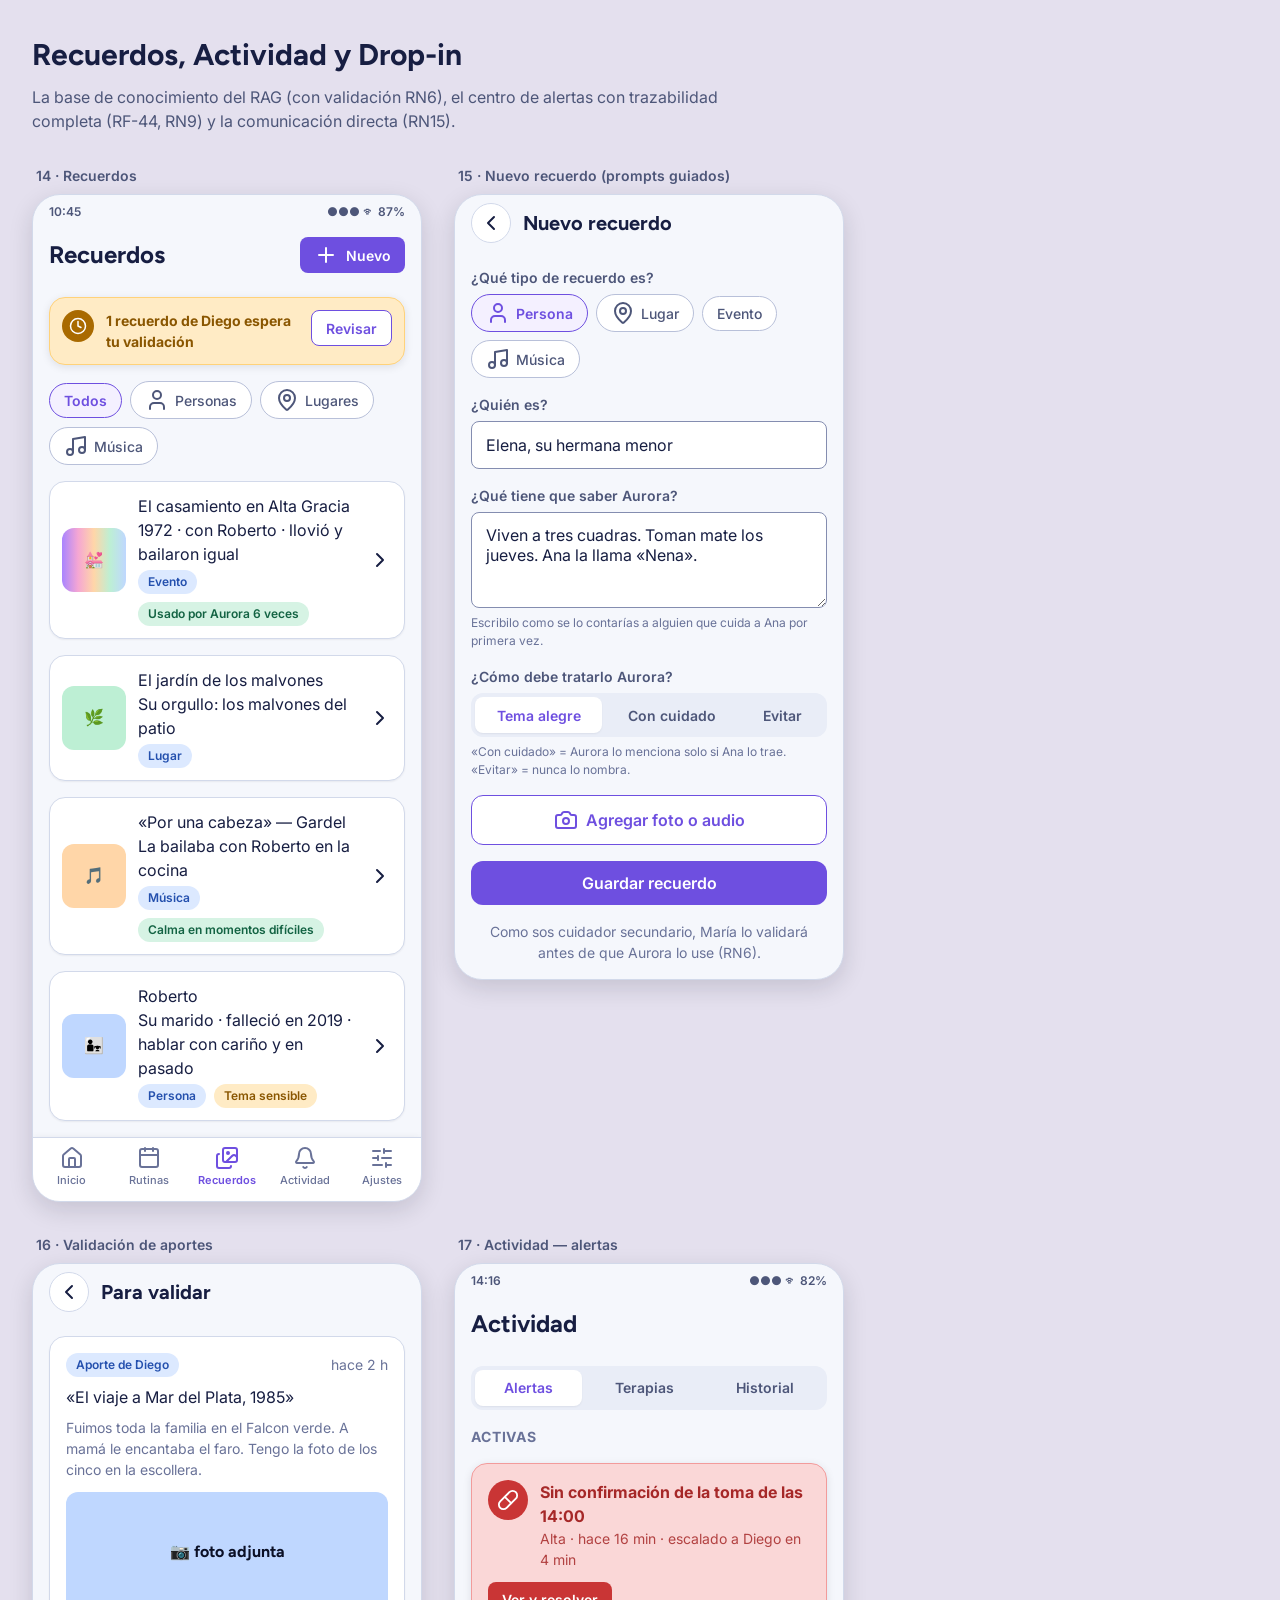
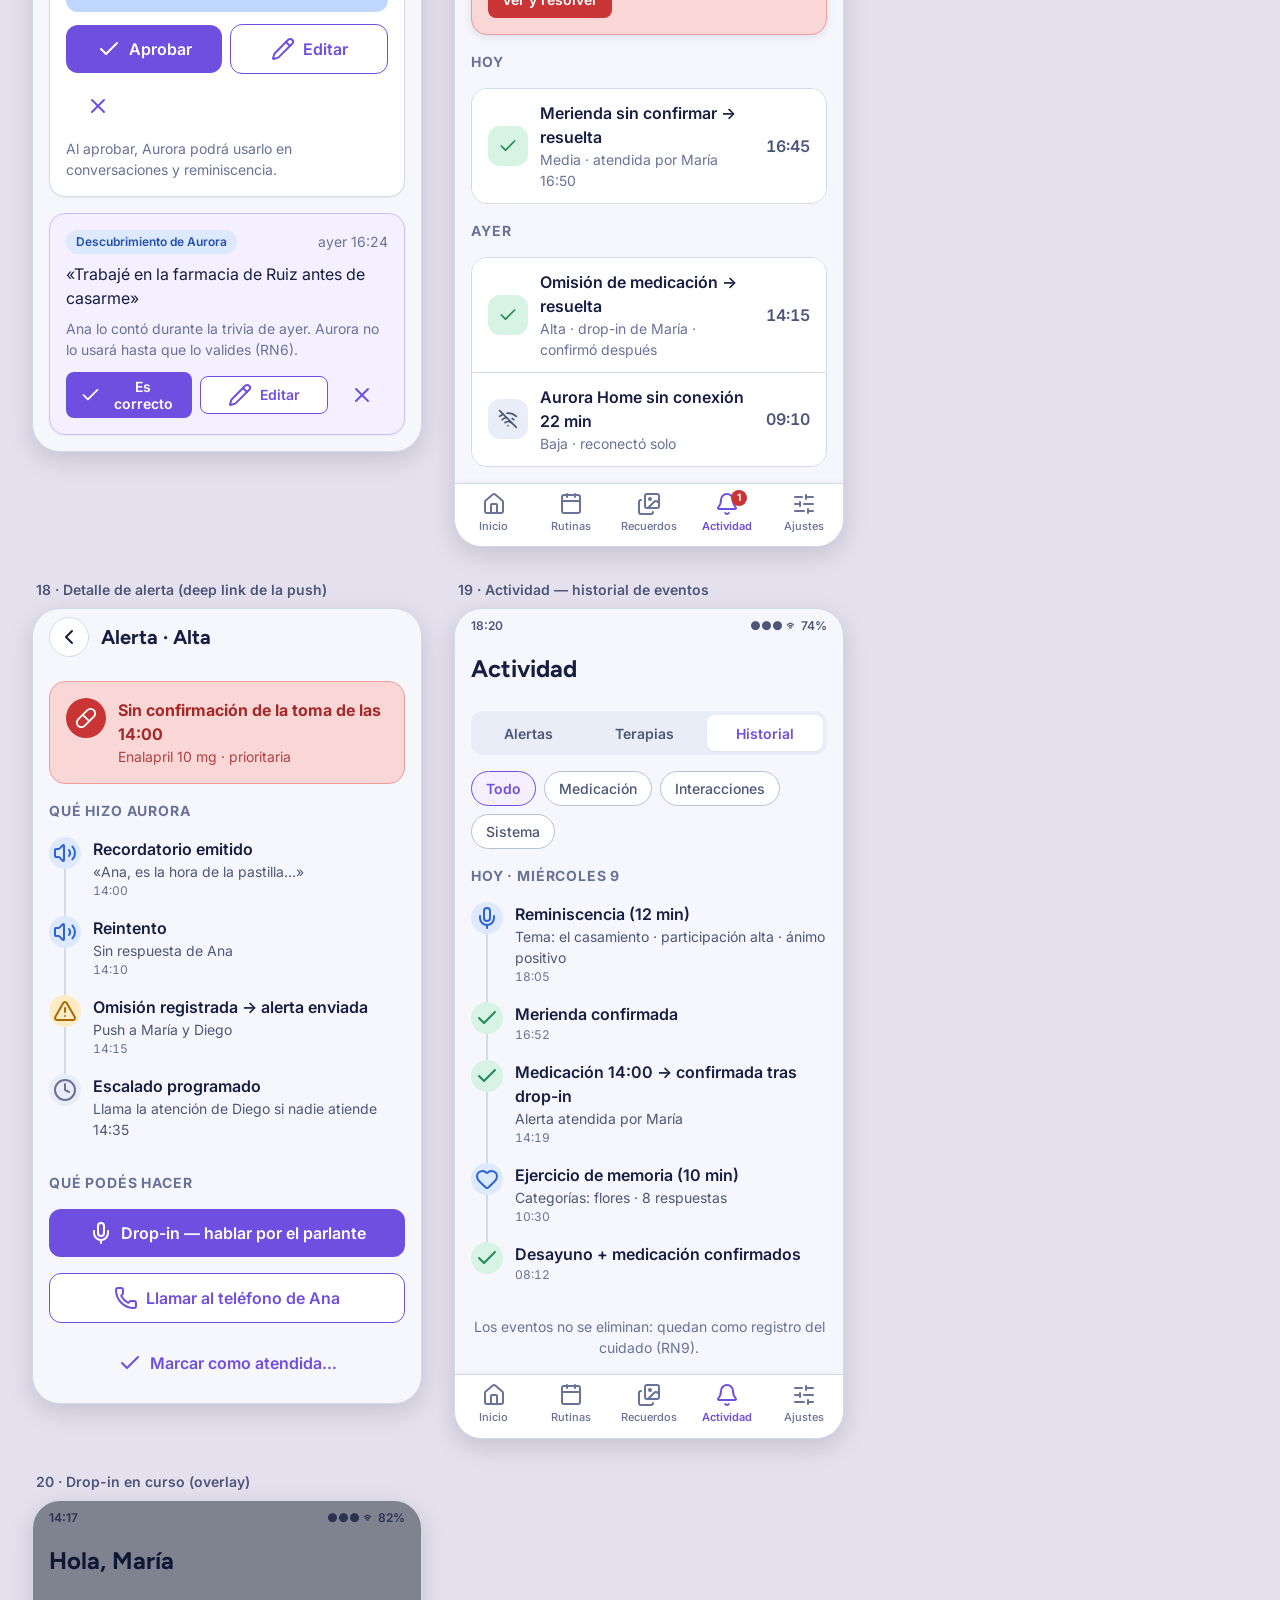
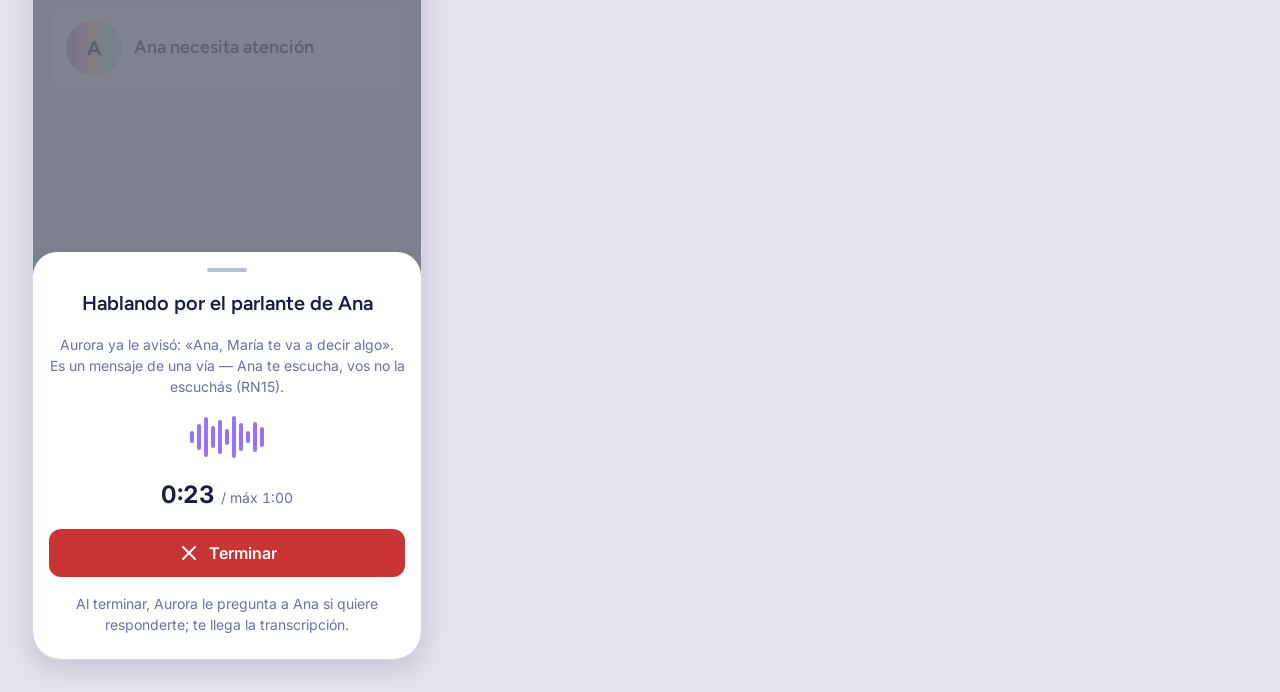
<file: Design/previews/screens-03-recuerdos-actividad.html>
<!DOCTYPE html>
<html lang="es-AR">
<head>
<meta charset="UTF-8"><meta name="viewport" content="width=device-width, initial-scale=1.0">
<title>Aurora Care — Recuerdos, Actividad y Drop-in</title>
<link rel="preconnect" href="https://fonts.googleapis.com"><link rel="preconnect" href="https://fonts.gstatic.com" crossorigin>
<link href="https://fonts.googleapis.com/css2?family=Figtree:wght@300..900&family=Inter:wght@100..900&family=Atkinson+Hyperlegible+Next:wght@400;700&display=swap" rel="stylesheet">
<link rel="stylesheet" href="../tokens/tokens.css"><link rel="stylesheet" href="app.css">
<style>
  .mem-card { display:flex; gap: var(--space-3); background: var(--bg-surface); border:1px solid var(--border-default); border-radius: var(--radius-lg); padding: var(--space-3); box-shadow: var(--shadow-1); align-items:center; }
  .mem-thumb { width: 64px; height: 64px; border-radius: var(--radius-md); flex:none; display:grid; place-items:center; color: var(--neutral-850); font-family: var(--font-heading); font-weight:700; }
  .wave { display:flex; align-items:center; gap:3px; height:48px; justify-content:center; }
  .wave i { width:4px; border-radius:2px; background: var(--violet-400); display:block; }
</style>
</head>
<body>
<svg style="display:none" xmlns="http://www.w3.org/2000/svg">
  <symbol id="i-house" viewBox="0 0 24 24"><path d="M15 21v-8a1 1 0 0 0-1-1h-4a1 1 0 0 0-1 1v8"/><path d="M3 10a2 2 0 0 1 .709-1.528l7-6a2 2 0 0 1 2.582 0l7 6A2 2 0 0 1 21 10v9a2 2 0 0 1-2 2H5a2 2 0 0 1-2-2z"/></symbol>
  <symbol id="i-calendar" viewBox="0 0 24 24"><path d="M8 2v3"/><path d="M16 2v3"/><rect x="3" y="3" width="18" height="18" rx="2"/><path d="M3 9h18"/></symbol>
  <symbol id="i-book" viewBox="0 0 24 24"><path d="m22 11-1.296-1.296a2.4 2.4 0 0 0-3.408 0L11 16"/><path d="M4 8a2 2 0 0 0-2 2v10a2 2 0 0 0 2 2h10a2 2 0 0 0 2-2"/><circle cx="13" cy="7" r="1" fill="currentColor"/><rect x="8" y="2" width="14" height="14" rx="2"/></symbol>
  <symbol id="i-bell" viewBox="0 0 24 24"><path d="M10.268 21a2 2 0 0 0 3.464 0"/><path d="M3.262 15.326A1 1 0 0 0 4 17h16a1 1 0 0 0 .74-1.673C19.41 13.956 18 12.499 18 8A6 6 0 0 0 6 8c0 4.499-1.411 5.956-2.738 7.326"/></symbol>
  <symbol id="i-sliders" viewBox="0 0 24 24"><path d="M10 5H3"/><path d="M12 19H3"/><path d="M14 3v4"/><path d="M16 17v4"/><path d="M21 12h-9"/><path d="M21 19h-5"/><path d="M21 5h-7"/><path d="M8 10v4"/><path d="M8 12H3"/></symbol>
  <symbol id="i-pill" viewBox="0 0 24 24"><path d="m10.5 20.5 10-10a4.95 4.95 0 1 0-7-7l-10 10a4.95 4.95 0 1 0 7 7Z"/><path d="m8.5 8.5 7 7"/></symbol>
  <symbol id="i-mic" viewBox="0 0 24 24"><path d="M12 19v3"/><path d="M19 10v2a7 7 0 0 1-14 0v-2"/><rect x="9" y="2" width="6" height="13" rx="3"/></symbol>
  <symbol id="i-phone" viewBox="0 0 24 24"><path d="M13.832 16.568a1 1 0 0 0 1.213-.303l.355-.465A2 2 0 0 1 17 15h3a2 2 0 0 1 2 2v3a2 2 0 0 1-2 2A18 18 0 0 1 2 4a2 2 0 0 1 2-2h3a2 2 0 0 1 2 2v3a2 2 0 0 1-.8 1.6l-.468.351a1 1 0 0 0-.292 1.233 14 14 0 0 0 6.392 6.384"/></symbol>
  <symbol id="i-check" viewBox="0 0 24 24"><path d="M20 6 9 17l-5-5"/></symbol>
  <symbol id="i-x" viewBox="0 0 24 24"><path d="M18 6 6 18"/><path d="m6 6 12 12"/></symbol>
  <symbol id="i-plus" viewBox="0 0 24 24"><path d="M5 12h14"/><path d="M12 5v14"/></symbol>
  <symbol id="i-chev-r" viewBox="0 0 24 24"><path d="m9 18 6-6-6-6"/></symbol>
  <symbol id="i-chev-l" viewBox="0 0 24 24"><path d="m15 18-6-6 6-6"/></symbol>
  <symbol id="i-alert" viewBox="0 0 24 24"><path d="m21.73 18-8-14a2 2 0 0 0-3.48 0l-8 14A2 2 0 0 0 4 21h16a2 2 0 0 0 1.73-3"/><path d="M12 9v4"/><path d="M12 17h.01"/></symbol>
  <symbol id="i-wifi-off" viewBox="0 0 24 24"><path d="M12 20h.01"/><path d="M8.5 16.429a5 5 0 0 1 7 0"/><path d="M5 12.859a10 10 0 0 1 5.17-2.69"/><path d="M19 12.859a10 10 0 0 0-2.007-1.523"/><path d="M2 8.82a15 15 0 0 1 4.177-2.643"/><path d="M22 8.82a15 15 0 0 0-11.288-3.764"/><path d="m2 2 20 20"/></symbol>
  <symbol id="i-heart" viewBox="0 0 24 24"><path d="M2 9.5a5.5 5.5 0 0 1 9.591-3.676.56.56 0 0 0 .818 0A5.49 5.49 0 0 1 22 9.5c0 2.29-1.5 4-3 5.5l-5.492 5.313a2 2 0 0 1-3 .019L5 15c-1.5-1.5-3-3.2-3-5.5"/></symbol>
  <symbol id="i-clock" viewBox="0 0 24 24"><circle cx="12" cy="12" r="10"/><path d="M12 6v6l4 2"/></symbol>
  <symbol id="i-pin" viewBox="0 0 24 24"><path d="M20 10c0 4.993-5.539 10.193-7.399 11.799a1 1 0 0 1-1.202 0C9.539 20.193 4 14.993 4 10a8 8 0 0 1 16 0"/><circle cx="12" cy="10" r="3"/></symbol>
  <symbol id="i-user" viewBox="0 0 24 24"><path d="M19 21v-2a4 4 0 0 0-4-4H9a4 4 0 0 0-4 4v2"/><circle cx="12" cy="7" r="4"/></symbol>
  <symbol id="i-users" viewBox="0 0 24 24"><path d="M16 21v-2a4 4 0 0 0-4-4H6a4 4 0 0 0-4 4v2"/><path d="M16 3.128a4 4 0 0 1 0 7.744"/><path d="M22 21v-2a4 4 0 0 0-3-3.87"/><circle cx="9" cy="7" r="4"/></symbol>
  <symbol id="i-camera" viewBox="0 0 24 24"><path d="M13.997 4a2 2 0 0 1 1.76 1.05l.486.9A2 2 0 0 0 18.003 7H20a2 2 0 0 1 2 2v9a2 2 0 0 1-2 2H4a2 2 0 0 1-2-2V9a2 2 0 0 1 2-2h1.997a2 2 0 0 0 1.759-1.048l.489-.904A2 2 0 0 1 10.004 4z"/><circle cx="12" cy="13" r="3"/></symbol>
  <symbol id="i-volume" viewBox="0 0 24 24"><path d="M11 4.702a.705.705 0 0 0-1.203-.498L6.413 7.587A1.4 1.4 0 0 1 5.416 8H3a1 1 0 0 0-1 1v6a1 1 0 0 0 1 1h2.416a1.4 1.4 0 0 1 .997.413l3.383 3.384A.705.705 0 0 0 11 19.298z"/><path d="M16 9a5 5 0 0 1 0 6"/><path d="M19.364 18.364a9 9 0 0 0 0-12.728"/></symbol>
  <symbol id="i-music" viewBox="0 0 24 24"><path d="M9 18V5l12-2v13"/><circle cx="6" cy="18" r="3"/><circle cx="18" cy="16" r="3"/></symbol>
  <symbol id="i-edit" viewBox="0 0 24 24"><path d="M21.174 6.812a1 1 0 0 0-3.986-3.987L3.842 16.174a2 2 0 0 0-.5.83l-1.321 4.352a.5.5 0 0 0 .623.622l4.353-1.32a2 2 0 0 0 .83-.497z"/><path d="m15 5 4 4"/></symbol>
</svg>

<h1 class="gallery-title">Recuerdos, Actividad y Drop-in</h1>
<p class="gallery-sub">La base de conocimiento del RAG (con validación RN6), el centro de alertas con trazabilidad completa (RF-44, RN9) y la comunicación directa (RN15).</p>

<div class="gallery">

  <!-- RECUERDOS LISTA -->
  <div><p class="frame-label">14 · Recuerdos</p>
  <div class="phone"><div class="screen">
    <div class="statusbar"><span>10:45</span><span>●●● ᯤ 87%</span></div>
    <div class="topbar"><div class="title">Recuerdos</div><button class="btn btn-primary btn-sm"><svg class="ic"><use href="#i-plus"/></svg>Nuevo</button></div>
    <div class="content">
      <div class="alert-banner medium" style="padding: var(--space-3)">
        <div class="ab-head"><div class="ab-icon" style="width:32px;height:32px"><svg class="ic" style="width:18px;height:18px"><use href="#i-clock"/></svg></div>
          <div><div class="ab-title" style="font-size:var(--text-sm)">1 recuerdo de Diego espera tu validación</div></div>
          <button class="btn btn-sm btn-secondary" style="margin-left:auto">Revisar</button></div>
      </div>
      <div class="hstack">
        <span class="chip selected">Todos</span><span class="chip"><svg class="ic"><use href="#i-user"/></svg>Personas</span><span class="chip"><svg class="ic"><use href="#i-pin"/></svg>Lugares</span><span class="chip"><svg class="ic"><use href="#i-music"/></svg>Música</span>
      </div>
      <div class="mem-card"><div class="mem-thumb" style="background: var(--gradient-aurora)">💒</div>
        <div style="flex:1"><div class="r-title">El casamiento en Alta Gracia</div><div class="r-sub">1972 · con Roberto · llovió y bailaron igual</div>
        <div class="hstack" style="margin-top:4px"><span class="badge info">Evento</span><span class="badge ok">Usado por Aurora 6 veces</span></div></div>
        <svg class="ic chev"><use href="#i-chev-r"/></svg></div>
      <div class="mem-card"><div class="mem-thumb" style="background: var(--mint)">🌿</div>
        <div style="flex:1"><div class="r-title">El jardín de los malvones</div><div class="r-sub">Su orgullo: los malvones del patio</div>
        <div class="hstack" style="margin-top:4px"><span class="badge info">Lugar</span></div></div>
        <svg class="ic chev"><use href="#i-chev-r"/></svg></div>
      <div class="mem-card"><div class="mem-thumb" style="background: var(--peach)">🎵</div>
        <div style="flex:1"><div class="r-title">«Por una cabeza» — Gardel</div><div class="r-sub">La bailaba con Roberto en la cocina</div>
        <div class="hstack" style="margin-top:4px"><span class="badge info">Música</span><span class="badge ok">Calma en momentos difíciles</span></div></div>
        <svg class="ic chev"><use href="#i-chev-r"/></svg></div>
      <div class="mem-card"><div class="mem-thumb" style="background: var(--sky)">👨‍👧</div>
        <div style="flex:1"><div class="r-title">Roberto</div><div class="r-sub">Su marido · falleció en 2019 · hablar con cariño y en pasado</div>
        <div class="hstack" style="margin-top:4px"><span class="badge info">Persona</span><span class="badge warn">Tema sensible</span></div></div>
        <svg class="ic chev"><use href="#i-chev-r"/></svg></div>
    </div>
    <div class="tabbar">
      <div class="tab"><svg class="ic"><use href="#i-house"/></svg>Inicio</div>
      <div class="tab"><svg class="ic"><use href="#i-calendar"/></svg>Rutinas</div>
      <div class="tab active"><svg class="ic"><use href="#i-book"/></svg>Recuerdos</div>
      <div class="tab"><svg class="ic"><use href="#i-bell"/></svg>Actividad</div>
      <div class="tab"><svg class="ic"><use href="#i-sliders"/></svg>Ajustes</div>
    </div>
  </div></div></div>

  <!-- ALTA DE RECUERDO -->
  <div><p class="frame-label">15 · Nuevo recuerdo (prompts guiados)</p>
  <div class="phone"><div class="screen">
    <div class="topbar"><div class="back"><svg class="ic"><use href="#i-chev-l"/></svg></div><div class="title small">Nuevo recuerdo</div></div>
    <div class="content">
      <div class="field"><label>¿Qué tipo de recuerdo es?</label>
        <div class="hstack"><span class="chip selected"><svg class="ic"><use href="#i-user"/></svg>Persona</span><span class="chip"><svg class="ic"><use href="#i-pin"/></svg>Lugar</span><span class="chip">Evento</span><span class="chip"><svg class="ic"><use href="#i-music"/></svg>Música</span></div></div>
      <div class="field"><label>¿Quién es?</label><input class="input" value="Elena, su hermana menor"></div>
      <div class="field"><label>¿Qué tiene que saber Aurora?</label>
        <textarea class="input">Viven a tres cuadras. Toman mate los jueves. Ana la llama «Nena».</textarea>
        <span class="help">Escribilo como se lo contarías a alguien que cuida a Ana por primera vez.</span></div>
      <div class="field"><label>¿Cómo debe tratarlo Aurora?</label>
        <div class="seg"><button class="active">Tema alegre</button><button>Con cuidado</button><button>Evitar</button></div>
        <span class="help">«Con cuidado» = Aurora lo menciona solo si Ana lo trae. «Evitar» = nunca lo nombra.</span></div>
      <button class="btn btn-secondary btn-block"><svg class="ic"><use href="#i-camera"/></svg>Agregar foto o audio</button>
      <button class="btn btn-primary btn-block">Guardar recuerdo</button>
      <p class="muted" style="text-align:center">Como sos cuidador secundario, María lo validará antes de que Aurora lo use (RN6).</p>
    </div>
  </div></div></div>

  <!-- COLA DE VALIDACION -->
  <div><p class="frame-label">16 · Validación de aportes</p>
  <div class="phone"><div class="screen">
    <div class="topbar"><div class="back"><svg class="ic"><use href="#i-chev-l"/></svg></div><div class="title small">Para validar</div></div>
    <div class="content">
      <div class="card">
        <div class="spread"><span class="badge info">Aporte de Diego</span><span class="muted">hace 2 h</span></div>
        <div class="r-title" style="margin: var(--space-2) 0">«El viaje a Mar del Plata, 1985»</div>
        <p class="muted">Fuimos toda la familia en el Falcon verde. A mamá le encantaba el faro. Tengo la foto de los cinco en la escollera.</p>
        <div class="mem-thumb" style="background: var(--sky); width:100%; height:120px; margin: var(--space-3) 0; border-radius: var(--radius-md)">📷 foto adjunta</div>
        <div class="hstack">
          <button class="btn btn-primary" style="flex:1"><svg class="ic"><use href="#i-check"/></svg>Aprobar</button>
          <button class="btn btn-secondary" style="flex:1"><svg class="ic"><use href="#i-edit"/></svg>Editar</button>
          <button class="btn btn-ghost"><svg class="ic"><use href="#i-x"/></svg></button>
        </div>
        <p class="muted" style="margin-top: var(--space-2)">Al aprobar, Aurora podrá usarlo en conversaciones y reminiscencia.</p>
      </div>
      <div class="card" style="background: var(--violet-50); border-color: var(--violet-200)">
        <div class="spread"><span class="badge info">Descubrimiento de Aurora</span><span class="muted">ayer 16:24</span></div>
        <div class="r-title" style="margin: var(--space-2) 0">«Trabajé en la farmacia de Ruiz antes de casarme»</div>
        <p class="muted">Ana lo contó durante la trivia de ayer. Aurora no lo usará hasta que lo valides (RN6).</p>
        <div class="hstack" style="margin-top: var(--space-3)">
          <button class="btn btn-primary btn-sm" style="flex:1"><svg class="ic"><use href="#i-check"/></svg>Es correcto</button>
          <button class="btn btn-secondary btn-sm" style="flex:1"><svg class="ic"><use href="#i-edit"/></svg>Editar</button>
          <button class="btn btn-ghost btn-sm"><svg class="ic"><use href="#i-x"/></svg></button>
        </div>
      </div>
    </div>
  </div></div></div>

  <!-- ACTIVIDAD: ALERTAS -->
  <div><p class="frame-label">17 · Actividad — alertas</p>
  <div class="phone"><div class="screen">
    <div class="statusbar"><span>14:16</span><span>●●● ᯤ 82%</span></div>
    <div class="topbar"><div class="title">Actividad</div></div>
    <div class="content">
      <div class="seg"><button class="active">Alertas</button><button>Terapias</button><button>Historial</button></div>
      <div class="sect-label">Activas</div>
      <div class="alert-banner high">
        <div class="ab-head"><div class="ab-icon"><svg class="ic"><use href="#i-pill"/></svg></div>
          <div><div class="ab-title">Sin confirmación de la toma de las 14:00</div><div class="ab-sub">Alta · hace 16 min · escalado a Diego en 4 min</div></div></div>
        <div class="ab-actions"><button class="btn btn-sm btn-danger">Ver y resolver</button></div>
      </div>
      <div class="sect-label">Hoy</div>
      <div class="list">
        <div class="row"><div class="r-icon ok"><svg class="ic"><use href="#i-check"/></svg></div>
          <div class="r-main"><div class="r-title">Merienda sin confirmar → resuelta</div><div class="r-sub">Media · atendida por María 16:50</div></div>
          <div class="r-end"><span class="time">16:45</span></div></div>
      </div>
      <div class="sect-label">Ayer</div>
      <div class="list">
        <div class="row"><div class="r-icon ok"><svg class="ic"><use href="#i-check"/></svg></div>
          <div class="r-main"><div class="r-title">Omisión de medicación → resuelta</div><div class="r-sub">Alta · drop-in de María · confirmó después</div></div>
          <div class="r-end"><span class="time">14:15</span></div></div>
        <div class="row"><div class="r-icon"><svg class="ic"><use href="#i-wifi-off"/></svg></div>
          <div class="r-main"><div class="r-title">Aurora Home sin conexión 22 min</div><div class="r-sub">Baja · reconectó solo</div></div>
          <div class="r-end"><span class="time">09:10</span></div></div>
      </div>
    </div>
    <div class="tabbar">
      <div class="tab"><svg class="ic"><use href="#i-house"/></svg>Inicio</div>
      <div class="tab"><svg class="ic"><use href="#i-calendar"/></svg>Rutinas</div>
      <div class="tab"><svg class="ic"><use href="#i-book"/></svg>Recuerdos</div>
      <div class="tab active"><span class="dot">1</span><svg class="ic"><use href="#i-bell"/></svg>Actividad</div>
      <div class="tab"><svg class="ic"><use href="#i-sliders"/></svg>Ajustes</div>
    </div>
  </div></div></div>

  <!-- DETALLE DE ALERTA -->
  <div><p class="frame-label">18 · Detalle de alerta (deep link de la push)</p>
  <div class="phone"><div class="screen">
    <div class="topbar"><div class="back"><svg class="ic"><use href="#i-chev-l"/></svg></div><div class="title small">Alerta · Alta</div></div>
    <div class="content">
      <div class="alert-banner high" style="box-shadow:none">
        <div class="ab-head"><div class="ab-icon"><svg class="ic"><use href="#i-pill"/></svg></div>
          <div><div class="ab-title">Sin confirmación de la toma de las 14:00</div><div class="ab-sub">Enalapril 10 mg · prioritaria</div></div></div>
      </div>
      <div class="sect-label">Qué hizo Aurora</div>
      <div class="timeline">
        <div class="t-item"><div class="t-dot info"><svg class="ic"><use href="#i-volume"/></svg></div>
          <div class="t-body"><div class="t-title">Recordatorio emitido</div><div class="t-sub">«Ana, es la hora de la pastilla…»</div><div class="t-time">14:00</div></div></div>
        <div class="t-item"><div class="t-dot info"><svg class="ic"><use href="#i-volume"/></svg></div>
          <div class="t-body"><div class="t-title">Reintento</div><div class="t-sub">Sin respuesta de Ana</div><div class="t-time">14:10</div></div></div>
        <div class="t-item"><div class="t-dot warn"><svg class="ic"><use href="#i-alert"/></svg></div>
          <div class="t-body"><div class="t-title">Omisión registrada → alerta enviada</div><div class="t-sub">Push a María y Diego</div><div class="t-time">14:15</div></div></div>
        <div class="t-item"><div class="t-dot neutral"><svg class="ic"><use href="#i-clock"/></svg></div>
          <div class="t-body"><div class="t-title">Escalado programado</div><div class="t-sub">Llama la atención de Diego si nadie atiende 14:35</div></div></div>
      </div>
      <div class="sect-label">Qué podés hacer</div>
      <button class="btn btn-primary btn-block"><svg class="ic"><use href="#i-mic"/></svg>Drop-in — hablar por el parlante</button>
      <button class="btn btn-secondary btn-block"><svg class="ic"><use href="#i-phone"/></svg>Llamar al teléfono de Ana</button>
      <button class="btn btn-ghost btn-block"><svg class="ic"><use href="#i-check"/></svg>Marcar como atendida…</button>
    </div>
  </div></div></div>

  <!-- TIMELINE EVENTOS -->
  <div><p class="frame-label">19 · Actividad — historial de eventos</p>
  <div class="phone"><div class="screen">
    <div class="statusbar"><span>18:20</span><span>●●● ᯤ 74%</span></div>
    <div class="topbar"><div class="title">Actividad</div></div>
    <div class="content">
      <div class="seg"><button>Alertas</button><button>Terapias</button><button class="active">Historial</button></div>
      <div class="hstack"><span class="chip selected">Todo</span><span class="chip">Medicación</span><span class="chip">Interacciones</span><span class="chip">Sistema</span></div>
      <div class="sect-label">Hoy · miércoles 9</div>
      <div class="timeline">
        <div class="t-item"><div class="t-dot info"><svg class="ic"><use href="#i-mic"/></svg></div>
          <div class="t-body"><div class="t-title">Reminiscencia (12 min)</div><div class="t-sub">Tema: el casamiento · participación alta · ánimo positivo</div><div class="t-time">18:05</div></div></div>
        <div class="t-item"><div class="t-dot ok"><svg class="ic"><use href="#i-check"/></svg></div>
          <div class="t-body"><div class="t-title">Merienda confirmada</div><div class="t-time">16:52</div></div></div>
        <div class="t-item"><div class="t-dot ok"><svg class="ic"><use href="#i-check"/></svg></div>
          <div class="t-body"><div class="t-title">Medicación 14:00 → confirmada tras drop-in</div><div class="t-sub">Alerta atendida por María</div><div class="t-time">14:19</div></div></div>
        <div class="t-item"><div class="t-dot info"><svg class="ic"><use href="#i-heart"/></svg></div>
          <div class="t-body"><div class="t-title">Ejercicio de memoria (10 min)</div><div class="t-sub">Categorías: flores · 8 respuestas</div><div class="t-time">10:30</div></div></div>
        <div class="t-item"><div class="t-dot ok"><svg class="ic"><use href="#i-check"/></svg></div>
          <div class="t-body"><div class="t-title">Desayuno + medicación confirmados</div><div class="t-time">08:12</div></div></div>
      </div>
      <p class="muted" style="text-align:center">Los eventos no se eliminan: quedan como registro del cuidado (RN9).</p>
    </div>
    <div class="tabbar">
      <div class="tab"><svg class="ic"><use href="#i-house"/></svg>Inicio</div>
      <div class="tab"><svg class="ic"><use href="#i-calendar"/></svg>Rutinas</div>
      <div class="tab"><svg class="ic"><use href="#i-book"/></svg>Recuerdos</div>
      <div class="tab active"><svg class="ic"><use href="#i-bell"/></svg>Actividad</div>
      <div class="tab"><svg class="ic"><use href="#i-sliders"/></svg>Ajustes</div>
    </div>
  </div></div></div>

  <!-- DROP-IN -->
  <div><p class="frame-label">20 · Drop-in en curso (overlay)</p>
  <div class="phone"><div class="screen" style="position:relative">
    <div class="statusbar"><span>14:17</span><span>●●● ᯤ 82%</span></div>
    <div class="topbar"><div class="title">Hola, María</div></div>
    <div class="content" style="opacity:.3">
      <div class="status-hero"><div class="avatar">A</div><div><div class="st-title">Ana necesita atención</div></div></div>
    </div>
    <div class="sheet-backdrop"><div class="sheet" style="text-align:center">
      <div class="grab"></div>
      <div style="font-family: var(--font-heading); font-size: var(--text-xl); font-weight:600">Hablando por el parlante de Ana</div>
      <p class="muted">Aurora ya le avisó: «Ana, María te va a decir algo».<br>Es un mensaje de una vía — Ana te escucha, vos no la escuchás (RN15).</p>
      <div class="wave">
        <i style="height:12px"></i><i style="height:26px"></i><i style="height:40px"></i><i style="height:22px"></i><i style="height:34px"></i><i style="height:16px"></i><i style="height:42px"></i><i style="height:28px"></i><i style="height:12px"></i><i style="height:30px"></i><i style="height:20px"></i>
      </div>
      <div style="font-variant-numeric: tabular-nums; font-weight:700; font-size: var(--text-2xl)">0:23 <span class="muted" style="font-weight:400; font-size:var(--text-sm)">/ máx 1:00</span></div>
      <button class="btn btn-danger btn-block"><svg class="ic"><use href="#i-x"/></svg>Terminar</button>
      <p class="muted">Al terminar, Aurora le pregunta a Ana si quiere responderte; te llega la transcripción.</p>
    </div></div>
  </div></div></div>

</div>
</body>
</html>
</file>
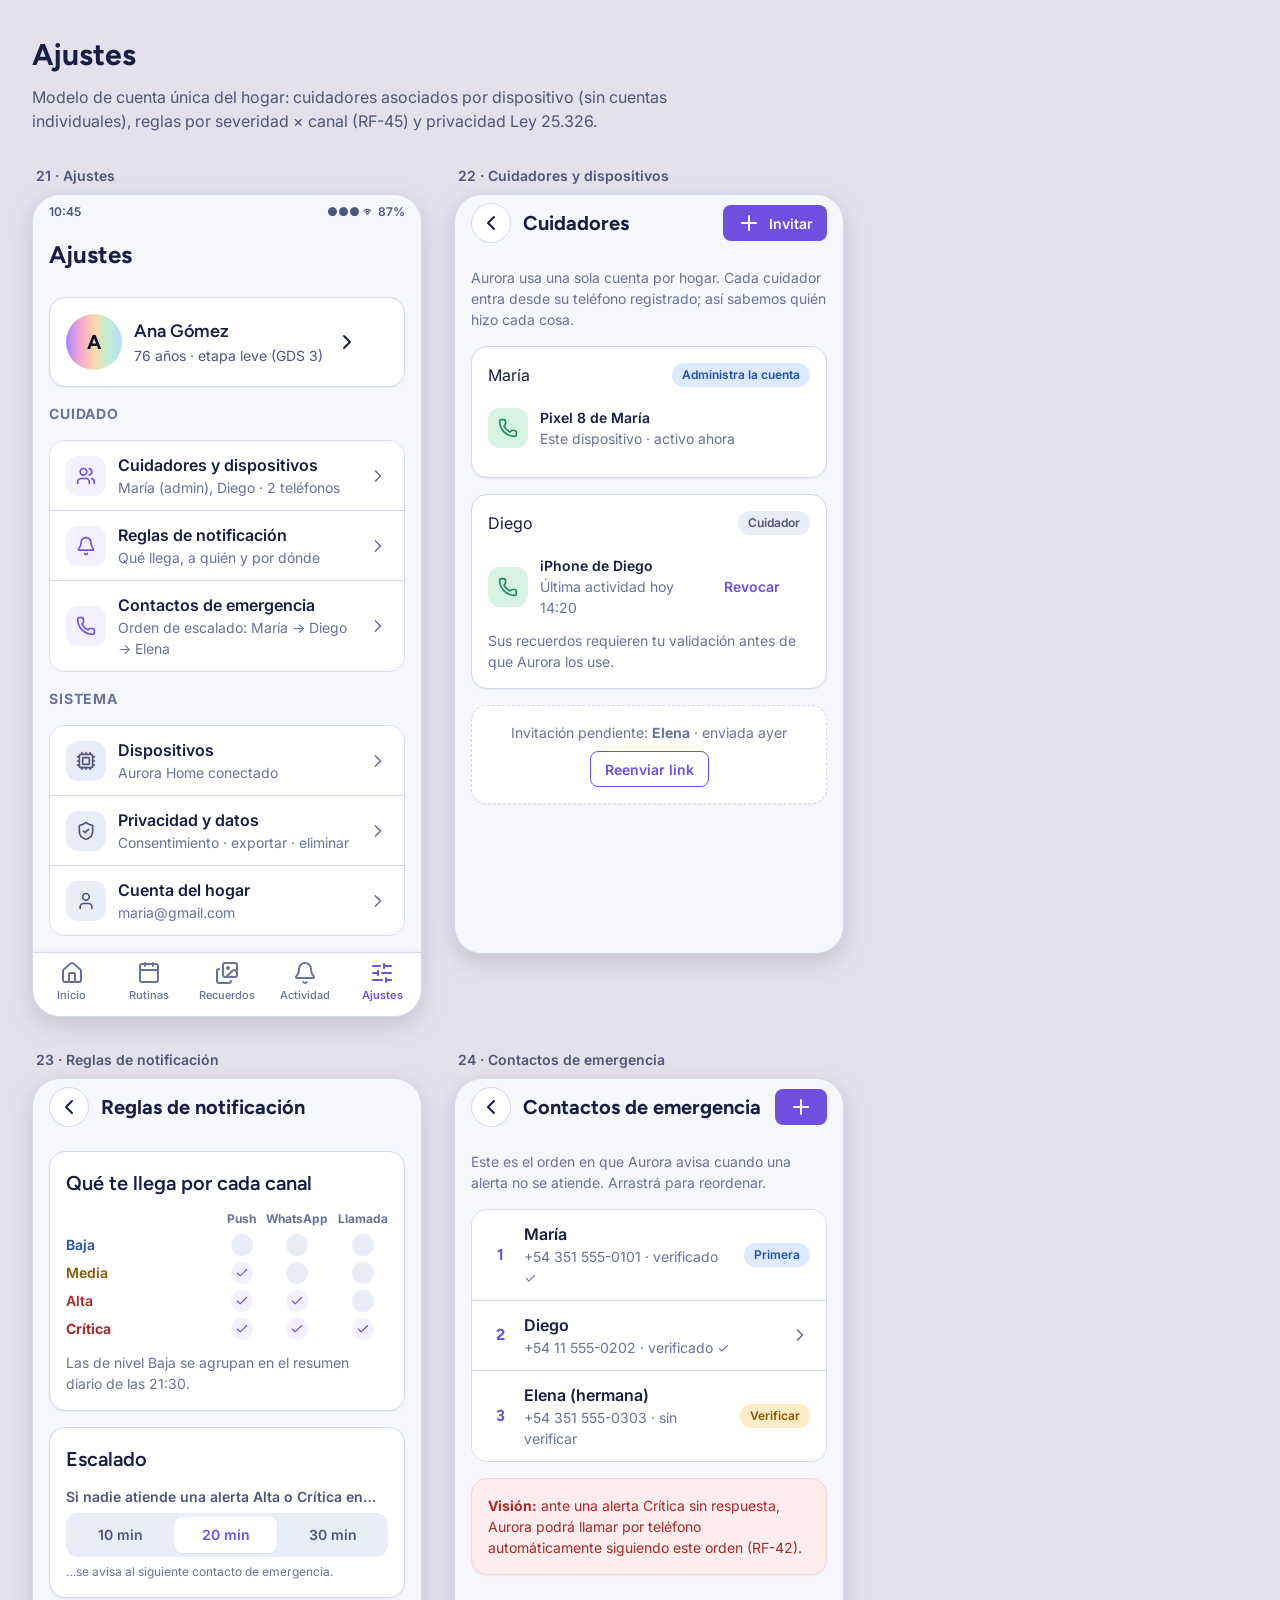
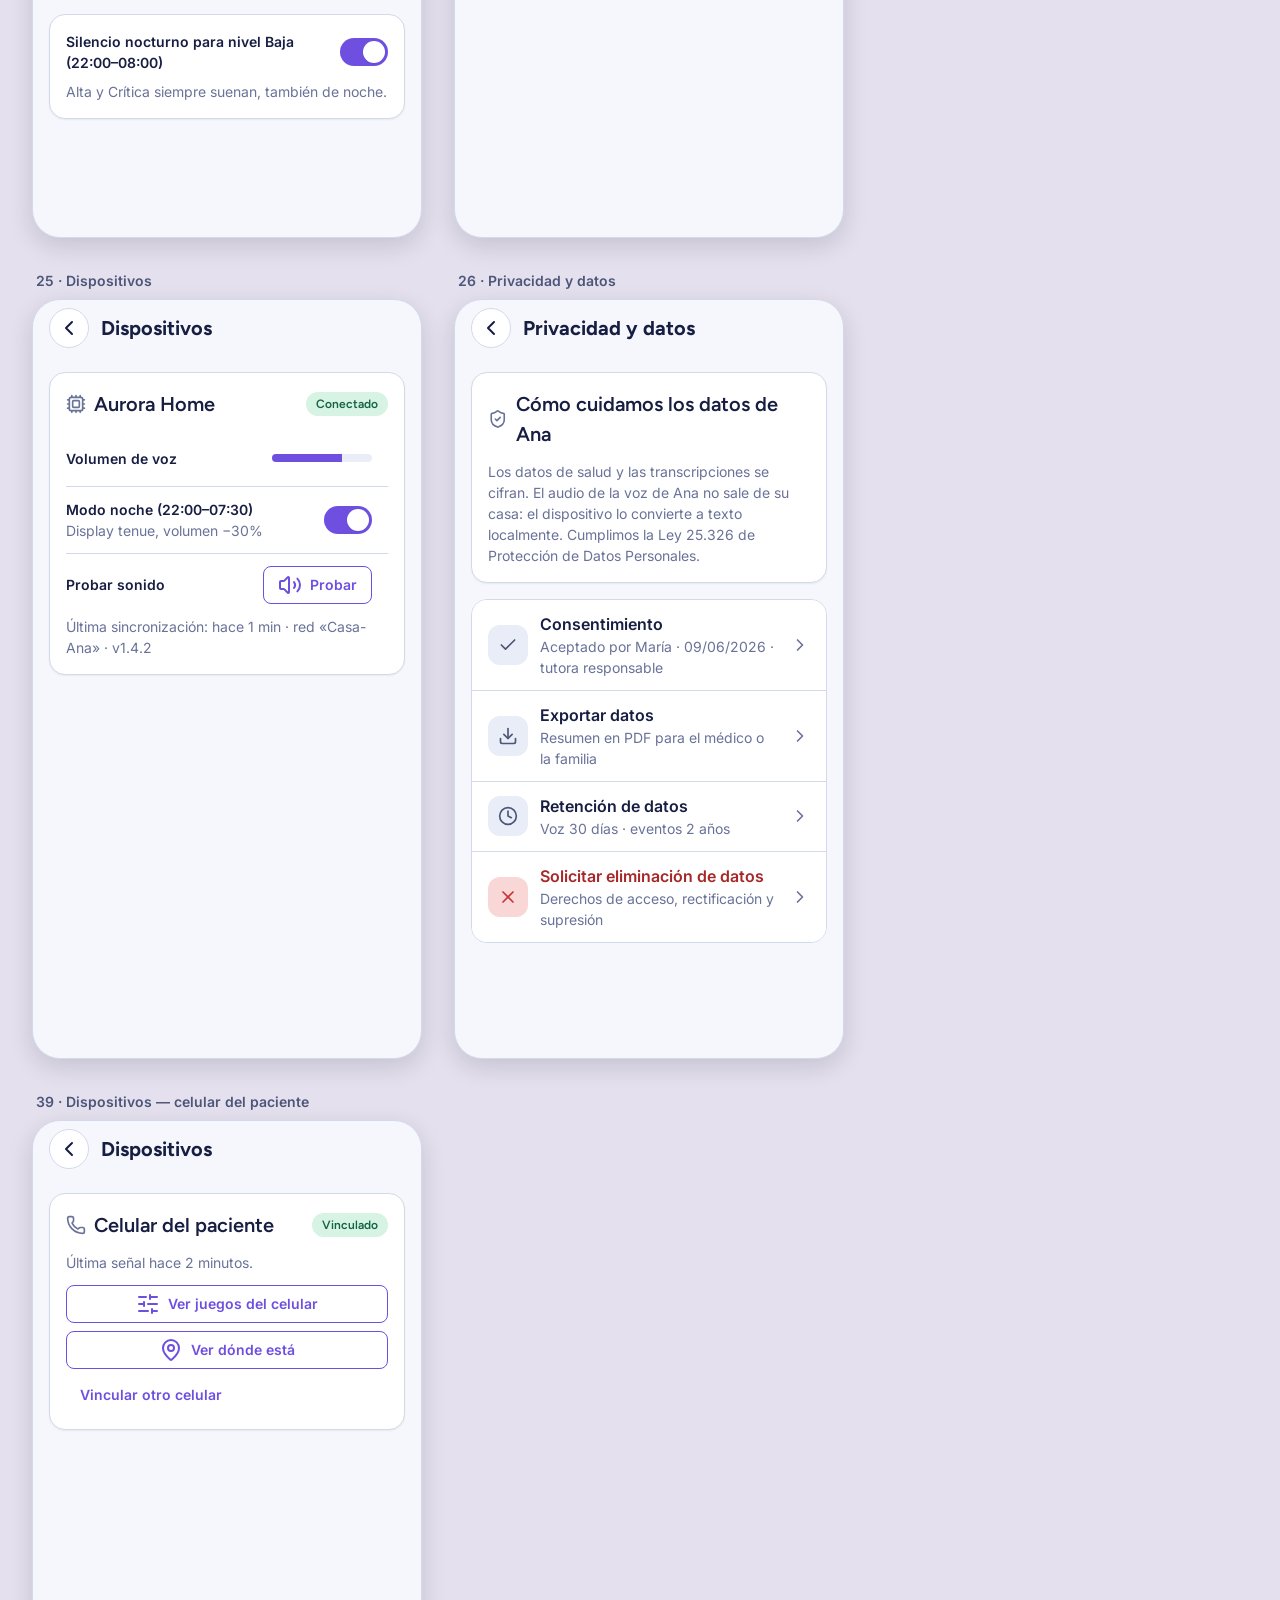
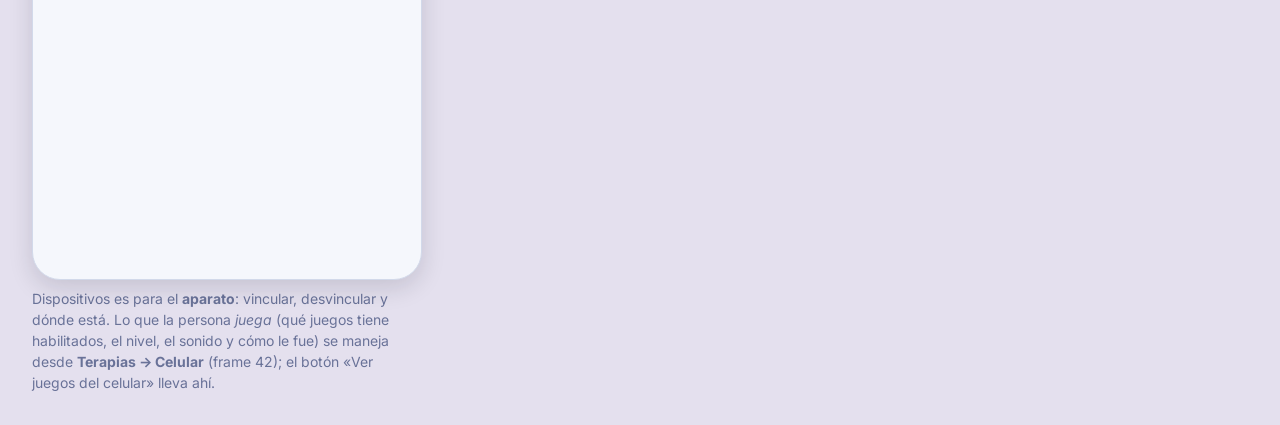
<file: Design/previews/screens-04-ajustes.html>
<!DOCTYPE html>
<html lang="es-AR">
<head>
<meta charset="UTF-8"><meta name="viewport" content="width=device-width, initial-scale=1.0">
<title>Aurora Care — Ajustes</title>
<link rel="preconnect" href="https://fonts.googleapis.com"><link rel="preconnect" href="https://fonts.gstatic.com" crossorigin>
<link href="https://fonts.googleapis.com/css2?family=Figtree:wght@300..900&family=Inter:wght@100..900&family=Atkinson+Hyperlegible+Next:wght@400;700&display=swap" rel="stylesheet">
<link rel="stylesheet" href="../tokens/tokens.css"><link rel="stylesheet" href="app.css">
<style>
  .rule-grid { display:grid; grid-template-columns: 1fr auto auto auto; gap: 6px 10px; align-items:center; font-size: var(--text-sm); }
  .rule-grid .head { font-size: var(--text-xs); font-weight:700; color: var(--text-muted); text-align:center; }
  .rule-grid .sev { font-weight:600; }
  .rule-grid .cell { display:grid; place-items:center; }
  .dot-check { width:22px; height:22px; border-radius:50%; display:grid; place-items:center; background: var(--violet-50); color: var(--violet-600); }
  .dot-off { width:22px; height:22px; border-radius:50%; background: var(--bg-subtle); }
</style>
</head>
<body>
<svg style="display:none" xmlns="http://www.w3.org/2000/svg">
  <symbol id="i-house" viewBox="0 0 24 24"><path d="M15 21v-8a1 1 0 0 0-1-1h-4a1 1 0 0 0-1 1v8"/><path d="M3 10a2 2 0 0 1 .709-1.528l7-6a2 2 0 0 1 2.582 0l7 6A2 2 0 0 1 21 10v9a2 2 0 0 1-2 2H5a2 2 0 0 1-2-2z"/></symbol>
  <symbol id="i-calendar" viewBox="0 0 24 24"><path d="M8 2v3"/><path d="M16 2v3"/><rect x="3" y="3" width="18" height="18" rx="2"/><path d="M3 9h18"/></symbol>
  <symbol id="i-book" viewBox="0 0 24 24"><path d="m22 11-1.296-1.296a2.4 2.4 0 0 0-3.408 0L11 16"/><path d="M4 8a2 2 0 0 0-2 2v10a2 2 0 0 0 2 2h10a2 2 0 0 0 2-2"/><circle cx="13" cy="7" r="1" fill="currentColor"/><rect x="8" y="2" width="14" height="14" rx="2"/></symbol>
  <symbol id="i-bell" viewBox="0 0 24 24"><path d="M10.268 21a2 2 0 0 0 3.464 0"/><path d="M3.262 15.326A1 1 0 0 0 4 17h16a1 1 0 0 0 .74-1.673C19.41 13.956 18 12.499 18 8A6 6 0 0 0 6 8c0 4.499-1.411 5.956-2.738 7.326"/></symbol>
  <symbol id="i-sliders" viewBox="0 0 24 24"><path d="M10 5H3"/><path d="M12 19H3"/><path d="M14 3v4"/><path d="M16 17v4"/><path d="M21 12h-9"/><path d="M21 19h-5"/><path d="M21 5h-7"/><path d="M8 10v4"/><path d="M8 12H3"/></symbol>
  <symbol id="i-pill" viewBox="0 0 24 24"><path d="m10.5 20.5 10-10a4.95 4.95 0 1 0-7-7l-10 10a4.95 4.95 0 1 0 7 7Z"/><path d="m8.5 8.5 7 7"/></symbol>
  <symbol id="i-mic" viewBox="0 0 24 24"><path d="M12 19v3"/><path d="M19 10v2a7 7 0 0 1-14 0v-2"/><rect x="9" y="2" width="6" height="13" rx="3"/></symbol>
  <symbol id="i-phone" viewBox="0 0 24 24"><path d="M13.832 16.568a1 1 0 0 0 1.213-.303l.355-.465A2 2 0 0 1 17 15h3a2 2 0 0 1 2 2v3a2 2 0 0 1-2 2A18 18 0 0 1 2 4a2 2 0 0 1 2-2h3a2 2 0 0 1 2 2v3a2 2 0 0 1-.8 1.6l-.468.351a1 1 0 0 0-.292 1.233 14 14 0 0 0 6.392 6.384"/></symbol>
  <symbol id="i-check" viewBox="0 0 24 24"><path d="M20 6 9 17l-5-5"/></symbol>
  <symbol id="i-x" viewBox="0 0 24 24"><path d="M18 6 6 18"/><path d="m6 6 12 12"/></symbol>
  <symbol id="i-plus" viewBox="0 0 24 24"><path d="M5 12h14"/><path d="M12 5v14"/></symbol>
  <symbol id="i-chev-r" viewBox="0 0 24 24"><path d="m9 18 6-6-6-6"/></symbol>
  <symbol id="i-chev-l" viewBox="0 0 24 24"><path d="m15 18-6-6 6-6"/></symbol>
  <symbol id="i-alert" viewBox="0 0 24 24"><path d="m21.73 18-8-14a2 2 0 0 0-3.48 0l-8 14A2 2 0 0 0 4 21h16a2 2 0 0 0 1.73-3"/><path d="M12 9v4"/><path d="M12 17h.01"/></symbol>
  <symbol id="i-wifi-off" viewBox="0 0 24 24"><path d="M12 20h.01"/><path d="M8.5 16.429a5 5 0 0 1 7 0"/><path d="M5 12.859a10 10 0 0 1 5.17-2.69"/><path d="M19 12.859a10 10 0 0 0-2.007-1.523"/><path d="M2 8.82a15 15 0 0 1 4.177-2.643"/><path d="M22 8.82a15 15 0 0 0-11.288-3.764"/><path d="m2 2 20 20"/></symbol>
  <symbol id="i-heart" viewBox="0 0 24 24"><path d="M2 9.5a5.5 5.5 0 0 1 9.591-3.676.56.56 0 0 0 .818 0A5.49 5.49 0 0 1 22 9.5c0 2.29-1.5 4-3 5.5l-5.492 5.313a2 2 0 0 1-3 .019L5 15c-1.5-1.5-3-3.2-3-5.5"/></symbol>
  <symbol id="i-clock" viewBox="0 0 24 24"><circle cx="12" cy="12" r="10"/><path d="M12 6v6l4 2"/></symbol>
  <symbol id="i-pin" viewBox="0 0 24 24"><path d="M20 10c0 4.993-5.539 10.193-7.399 11.799a1 1 0 0 1-1.202 0C9.539 20.193 4 14.993 4 10a8 8 0 0 1 16 0"/><circle cx="12" cy="10" r="3"/></symbol>
  <symbol id="i-user" viewBox="0 0 24 24"><path d="M19 21v-2a4 4 0 0 0-4-4H9a4 4 0 0 0-4 4v2"/><circle cx="12" cy="7" r="4"/></symbol>
  <symbol id="i-users" viewBox="0 0 24 24"><path d="M16 21v-2a4 4 0 0 0-4-4H6a4 4 0 0 0-4 4v2"/><path d="M16 3.128a4 4 0 0 1 0 7.744"/><path d="M22 21v-2a4 4 0 0 0-3-3.87"/><circle cx="9" cy="7" r="4"/></symbol>
  <symbol id="i-volume" viewBox="0 0 24 24"><path d="M11 4.702a.705.705 0 0 0-1.203-.498L6.413 7.587A1.4 1.4 0 0 1 5.416 8H3a1 1 0 0 0-1 1v6a1 1 0 0 0 1 1h2.416a1.4 1.4 0 0 1 .997.413l3.383 3.384A.705.705 0 0 0 11 19.298z"/><path d="M16 9a5 5 0 0 1 0 6"/><path d="M19.364 18.364a9 9 0 0 0 0-12.728"/></symbol>
  <symbol id="i-shield" viewBox="0 0 24 24"><path d="M20 13c0 5-3.5 7.5-7.66 8.95a1 1 0 0 1-.67-.01C7.5 20.5 4 18 4 13V6a1 1 0 0 1 1-1c2 0 4.5-1.2 6.24-2.72a1.17 1.17 0 0 1 1.52 0C14.51 3.81 17 5 19 5a1 1 0 0 1 1 1z"/><path d="m9 12 2 2 4-4"/></symbol>
  <symbol id="i-download" viewBox="0 0 24 24"><path d="M12 15V3"/><path d="M21 15v4a2 2 0 0 1-2 2H5a2 2 0 0 1-2-2v-4"/><path d="m7 10 5 5 5-5"/></symbol>
  <symbol id="i-cpu" viewBox="0 0 24 24"><path d="M12 20v2"/><path d="M12 2v2"/><path d="M17 20v2"/><path d="M17 2v2"/><path d="M2 12h2"/><path d="M2 17h2"/><path d="M2 7h2"/><path d="M20 12h2"/><path d="M20 17h2"/><path d="M20 7h2"/><path d="M7 20v2"/><path d="M7 2v2"/><rect x="4" y="4" width="16" height="16" rx="2"/><rect x="8" y="8" width="8" height="8" rx="1"/></symbol>
  <symbol id="i-battery" viewBox="0 0 24 24"><path d="M 22 14 L 22 10"/><rect x="2" y="6" width="16" height="12" rx="2"/></symbol>
  <symbol id="i-moon" viewBox="0 0 24 24"><path d="M20.985 12.486a9 9 0 1 1-9.473-9.472c.405-.022.617.46.402.803a6 6 0 0 0 8.268 8.268c.344-.215.825-.004.803.401"/></symbol>
</svg>

<h1 class="gallery-title">Ajustes</h1>
<p class="gallery-sub">Modelo de cuenta única del hogar: cuidadores asociados por dispositivo (sin cuentas individuales), reglas por severidad × canal (RF-45) y privacidad Ley 25.326.</p>

<div class="gallery">

  <!-- AJUSTES HUB -->
  <div><p class="frame-label">21 · Ajustes</p>
  <div class="phone"><div class="screen">
    <div class="statusbar"><span>10:45</span><span>●●● ᯤ 87%</span></div>
    <div class="topbar"><div class="title">Ajustes</div></div>
    <div class="content">
      <div class="status-hero">
        <div class="avatar">A</div>
        <div><div class="st-title">Ana Gómez</div><div class="st-sub">76 años · etapa leve (GDS 3)</div></div>
        <svg class="ic chev"><use href="#i-chev-r"/></svg>
      </div>
      <div class="sect-label">Cuidado</div>
      <div class="list">
        <div class="row"><div class="r-icon brand"><svg class="ic"><use href="#i-users"/></svg></div><div class="r-main"><div class="r-title">Cuidadores y dispositivos</div><div class="r-sub">María (admin), Diego · 2 teléfonos</div></div><div class="r-end"><svg class="ic chev"><use href="#i-chev-r"/></svg></div></div>
        <div class="row"><div class="r-icon brand"><svg class="ic"><use href="#i-bell"/></svg></div><div class="r-main"><div class="r-title">Reglas de notificación</div><div class="r-sub">Qué llega, a quién y por dónde</div></div><div class="r-end"><svg class="ic chev"><use href="#i-chev-r"/></svg></div></div>
        <div class="row"><div class="r-icon brand"><svg class="ic"><use href="#i-phone"/></svg></div><div class="r-main"><div class="r-title">Contactos de emergencia</div><div class="r-sub">Orden de escalado: María → Diego → Elena</div></div><div class="r-end"><svg class="ic chev"><use href="#i-chev-r"/></svg></div></div>
      </div>
      <div class="sect-label">Sistema</div>
      <div class="list">
        <div class="row"><div class="r-icon"><svg class="ic"><use href="#i-cpu"/></svg></div><div class="r-main"><div class="r-title">Dispositivos</div><div class="r-sub">Aurora Home conectado</div></div><div class="r-end"><svg class="ic chev"><use href="#i-chev-r"/></svg></div></div>
        <div class="row"><div class="r-icon"><svg class="ic"><use href="#i-shield"/></svg></div><div class="r-main"><div class="r-title">Privacidad y datos</div><div class="r-sub">Consentimiento · exportar · eliminar</div></div><div class="r-end"><svg class="ic chev"><use href="#i-chev-r"/></svg></div></div>
        <div class="row"><div class="r-icon"><svg class="ic"><use href="#i-user"/></svg></div><div class="r-main"><div class="r-title">Cuenta del hogar</div><div class="r-sub">maria@gmail.com</div></div><div class="r-end"><svg class="ic chev"><use href="#i-chev-r"/></svg></div></div>
      </div>
    </div>
    <div class="tabbar">
      <div class="tab"><svg class="ic"><use href="#i-house"/></svg>Inicio</div>
      <div class="tab"><svg class="ic"><use href="#i-calendar"/></svg>Rutinas</div>
      <div class="tab"><svg class="ic"><use href="#i-book"/></svg>Recuerdos</div>
      <div class="tab"><svg class="ic"><use href="#i-bell"/></svg>Actividad</div>
      <div class="tab active"><svg class="ic"><use href="#i-sliders"/></svg>Ajustes</div>
    </div>
  </div></div></div>

  <!-- CUIDADORES -->
  <div><p class="frame-label">22 · Cuidadores y dispositivos</p>
  <div class="phone"><div class="screen">
    <div class="topbar"><div class="back"><svg class="ic"><use href="#i-chev-l"/></svg></div><div class="title small">Cuidadores</div><button class="btn btn-primary btn-sm"><svg class="ic"><use href="#i-plus"/></svg>Invitar</button></div>
    <div class="content">
      <p class="muted">Aurora usa una sola cuenta por hogar. Cada cuidador entra desde su teléfono registrado; así sabemos quién hizo cada cosa.</p>
      <div class="card">
        <div class="spread"><div class="r-title">María</div><span class="badge info">Administra la cuenta</span></div>
        <div class="list" style="border:none; margin-top: var(--space-2)">
          <div class="row" style="padding-left:0"><div class="r-icon ok"><svg class="ic"><use href="#i-phone"/></svg></div>
            <div class="r-main"><div class="r-title" style="font-size:var(--text-sm)">Pixel 8 de María</div><div class="r-sub">Este dispositivo · activo ahora</div></div></div>
        </div>
      </div>
      <div class="card">
        <div class="spread"><div class="r-title">Diego</div><span class="badge neutral">Cuidador</span></div>
        <div class="list" style="border:none; margin-top: var(--space-2)">
          <div class="row" style="padding-left:0"><div class="r-icon ok"><svg class="ic"><use href="#i-phone"/></svg></div>
            <div class="r-main"><div class="r-title" style="font-size:var(--text-sm)">iPhone de Diego</div><div class="r-sub">Última actividad hoy 14:20</div></div>
            <div class="r-end"><button class="btn btn-ghost btn-sm">Revocar</button></div></div>
        </div>
        <p class="muted">Sus recuerdos requieren tu validación antes de que Aurora los use.</p>
      </div>
      <div class="card" style="border-style:dashed; text-align:center">
        <p class="muted">Invitación pendiente: <b>Elena</b> · enviada ayer</p>
        <button class="btn btn-secondary btn-sm" style="margin-top:var(--space-2)">Reenviar link</button>
      </div>
    </div>
  </div></div></div>

  <!-- REGLAS DE NOTIFICACION -->
  <div><p class="frame-label">23 · Reglas de notificación</p>
  <div class="phone"><div class="screen">
    <div class="topbar"><div class="back"><svg class="ic"><use href="#i-chev-l"/></svg></div><div class="title small">Reglas de notificación</div></div>
    <div class="content">
      <div class="card">
        <div class="card-title">Qué te llega por cada canal</div>
        <div class="rule-grid">
          <span></span><span class="head">Push</span><span class="head">WhatsApp</span><span class="head">Llamada</span>
          <span class="sev" style="color:var(--info-text)">Baja</span>
          <span class="cell"><span class="dot-off"></span></span><span class="cell"><span class="dot-off"></span></span><span class="cell"><span class="dot-off"></span></span>
          <span class="sev" style="color:var(--warning-text)">Media</span>
          <span class="cell"><span class="dot-check"><svg class="ic" style="width:14px;height:14px"><use href="#i-check"/></svg></span></span><span class="cell"><span class="dot-off"></span></span><span class="cell"><span class="dot-off"></span></span>
          <span class="sev" style="color:var(--danger-text)">Alta</span>
          <span class="cell"><span class="dot-check"><svg class="ic" style="width:14px;height:14px"><use href="#i-check"/></svg></span></span><span class="cell"><span class="dot-check"><svg class="ic" style="width:14px;height:14px"><use href="#i-check"/></svg></span></span><span class="cell"><span class="dot-off"></span></span>
          <span class="sev" style="color:var(--danger-text); font-weight:700">Crítica</span>
          <span class="cell"><span class="dot-check"><svg class="ic" style="width:14px;height:14px"><use href="#i-check"/></svg></span></span><span class="cell"><span class="dot-check"><svg class="ic" style="width:14px;height:14px"><use href="#i-check"/></svg></span></span><span class="cell"><span class="dot-check"><svg class="ic" style="width:14px;height:14px"><use href="#i-check"/></svg></span></span>
        </div>
        <p class="muted" style="margin-top: var(--space-3)">Las de nivel Baja se agrupan en el resumen diario de las 21:30.</p>
      </div>
      <div class="card">
        <div class="card-title">Escalado</div>
        <div class="field"><label>Si nadie atiende una alerta Alta o Crítica en…</label>
          <div class="seg"><button>10 min</button><button class="active">20 min</button><button>30 min</button></div>
          <span class="help">…se avisa al siguiente contacto de emergencia.</span></div>
      </div>
      <div class="card">
        <div class="spread"><span style="font-weight:600; font-size:var(--text-sm)">Silencio nocturno para nivel Baja (22:00–08:00)</span><button class="toggle on" aria-label="activado"></button></div>
        <p class="muted" style="margin-top:8px">Alta y Crítica siempre suenan, también de noche.</p>
      </div>
    </div>
  </div></div></div>

  <!-- CONTACTOS -->
  <div><p class="frame-label">24 · Contactos de emergencia</p>
  <div class="phone"><div class="screen">
    <div class="topbar"><div class="back"><svg class="ic"><use href="#i-chev-l"/></svg></div><div class="title small">Contactos de emergencia</div><button class="btn btn-primary btn-sm"><svg class="ic"><use href="#i-plus"/></svg></button></div>
    <div class="content">
      <p class="muted">Este es el orden en que Aurora avisa cuando una alerta no se atiende. Arrastrá para reordenar.</p>
      <div class="list">
        <div class="row"><span style="font-family:var(--font-heading); font-weight:700; color:var(--violet-600); width:24px; text-align:center">1</span>
          <div class="r-main"><div class="r-title">María</div><div class="r-sub">+54 351 555-0101 · verificado ✓</div></div>
          <div class="r-end"><span class="badge info">Primera</span></div></div>
        <div class="row"><span style="font-family:var(--font-heading); font-weight:700; color:var(--violet-600); width:24px; text-align:center">2</span>
          <div class="r-main"><div class="r-title">Diego</div><div class="r-sub">+54 11 555-0202 · verificado ✓</div></div>
          <div class="r-end"><svg class="ic chev"><use href="#i-chev-r"/></svg></div></div>
        <div class="row"><span style="font-family:var(--font-heading); font-weight:700; color:var(--violet-600); width:24px; text-align:center">3</span>
          <div class="r-main"><div class="r-title">Elena (hermana)</div><div class="r-sub">+54 351 555-0303 · sin verificar</div></div>
          <div class="r-end"><span class="badge warn">Verificar</span></div></div>
      </div>
      <div class="card" style="background: var(--red-50); border-color: var(--red-100)">
        <p style="font-size: var(--text-sm); color: var(--danger-text)"><b>Visión:</b> ante una alerta Crítica sin respuesta, Aurora podrá llamar por teléfono automáticamente siguiendo este orden (RF-42).</p>
      </div>
    </div>
  </div></div></div>

  <!-- DISPOSITIVOS -->
  <div><p class="frame-label">25 · Dispositivos</p>
  <div class="phone"><div class="screen">
    <div class="topbar"><div class="back"><svg class="ic"><use href="#i-chev-l"/></svg></div><div class="title small">Dispositivos</div></div>
    <div class="content">
      <div class="card">
        <div class="card-title"><svg class="ic"><use href="#i-cpu"/></svg>Aurora Home<span class="badge ok" style="margin-left:auto">Conectado</span></div>
        <div class="list" style="border:none">
          <div class="row" style="padding-left:0"><div class="r-main"><div class="r-title" style="font-size:var(--text-sm)">Volumen de voz</div></div>
            <div class="r-end" style="gap: var(--space-1)"><div class="m-track" style="width:100px; height:8px; border-radius:4px; background:var(--bg-subtle); overflow:hidden"><div class="m-fill" style="width:70%; background:var(--violet-600); height:100%"></div></div></div></div>
          <div class="row" style="padding-left:0"><div class="r-main"><div class="r-title" style="font-size:var(--text-sm)">Modo noche (22:00–07:30)</div><div class="r-sub">Display tenue, volumen −30%</div></div>
            <div class="r-end"><button class="toggle on" aria-label="activado"></button></div></div>
          <div class="row" style="padding-left:0"><div class="r-main"><div class="r-title" style="font-size:var(--text-sm)">Probar sonido</div></div>
            <div class="r-end"><button class="btn btn-secondary btn-sm"><svg class="ic"><use href="#i-volume"/></svg>Probar</button></div></div>
        </div>
        <p class="muted">Última sincronización: hace 1 min · red «Casa-Ana» · v1.4.2</p>
      </div>
    </div>
  </div></div></div>

  <!-- PRIVACIDAD -->
  <div><p class="frame-label">26 · Privacidad y datos</p>
  <div class="phone"><div class="screen">
    <div class="topbar"><div class="back"><svg class="ic"><use href="#i-chev-l"/></svg></div><div class="title small">Privacidad y datos</div></div>
    <div class="content">
      <div class="card">
        <div class="card-title"><svg class="ic"><use href="#i-shield"/></svg>Cómo cuidamos los datos de Ana</div>
        <p class="muted">Los datos de salud y las transcripciones se cifran. El audio de la voz de Ana no sale de su casa: el dispositivo lo convierte a texto localmente. Cumplimos la Ley 25.326 de Protección de Datos Personales.</p>
      </div>
      <div class="list">
        <div class="row"><div class="r-icon"><svg class="ic"><use href="#i-check"/></svg></div>
          <div class="r-main"><div class="r-title">Consentimiento</div><div class="r-sub">Aceptado por María · 09/06/2026 · tutora responsable</div></div>
          <div class="r-end"><svg class="ic chev"><use href="#i-chev-r"/></svg></div></div>
        <div class="row"><div class="r-icon"><svg class="ic"><use href="#i-download"/></svg></div>
          <div class="r-main"><div class="r-title">Exportar datos</div><div class="r-sub">Resumen en PDF para el médico o la familia</div></div>
          <div class="r-end"><svg class="ic chev"><use href="#i-chev-r"/></svg></div></div>
        <div class="row"><div class="r-icon"><svg class="ic"><use href="#i-clock"/></svg></div>
          <div class="r-main"><div class="r-title">Retención de datos</div><div class="r-sub">Voz 30 días · eventos 2 años</div></div>
          <div class="r-end"><svg class="ic chev"><use href="#i-chev-r"/></svg></div></div>
        <div class="row"><div class="r-icon danger"><svg class="ic"><use href="#i-x"/></svg></div>
          <div class="r-main"><div class="r-title" style="color:var(--danger-text)">Solicitar eliminación de datos</div><div class="r-sub">Derechos de acceso, rectificación y supresión</div></div>
          <div class="r-end"><svg class="ic chev"><use href="#i-chev-r"/></svg></div></div>
      </div>
    </div>
  </div></div></div>

  <!-- CELULAR DEL PACIENTE -->
  <div><p class="frame-label">39 · Dispositivos — celular del paciente</p>
  <div class="phone"><div class="screen">
    <div class="topbar"><div class="back"><svg class="ic"><use href="#i-chev-l"/></svg></div><div class="title small">Dispositivos</div></div>
    <div class="content">
      <div class="card">
        <div class="card-title"><svg class="ic"><use href="#i-phone"/></svg>Celular del paciente<span class="badge ok" style="margin-left:auto">Vinculado</span></div>
        <p class="muted">Última señal hace 2 minutos.</p>

        <button class="btn btn-secondary btn-sm btn-block" style="margin-top:var(--space-3)"><svg class="ic"><use href="#i-sliders"/></svg>Ver juegos del celular</button>
        <button class="btn btn-secondary btn-sm btn-block" style="margin-top:var(--space-2)"><svg class="ic"><use href="#i-pin"/></svg>Ver dónde está</button>
        <div class="hstack" style="margin-top:var(--space-2)"><button class="btn btn-ghost btn-sm">Vincular otro celular</button></div>
      </div>
    </div>
  </div></div>
  <p style="max-width:380px;font-size:var(--text-sm);color:var(--text-muted);margin-top:var(--space-2)">Dispositivos es para el <b>aparato</b>: vincular, desvincular y dónde está. Lo que la persona <i>juega</i> (qué juegos tiene habilitados, el nivel, el sonido y cómo le fue) se maneja desde <b>Terapias → Celular</b> (frame 42); el botón «Ver juegos del celular» lleva ahí.</p></div>

</div>
</body>
</html>
</file>
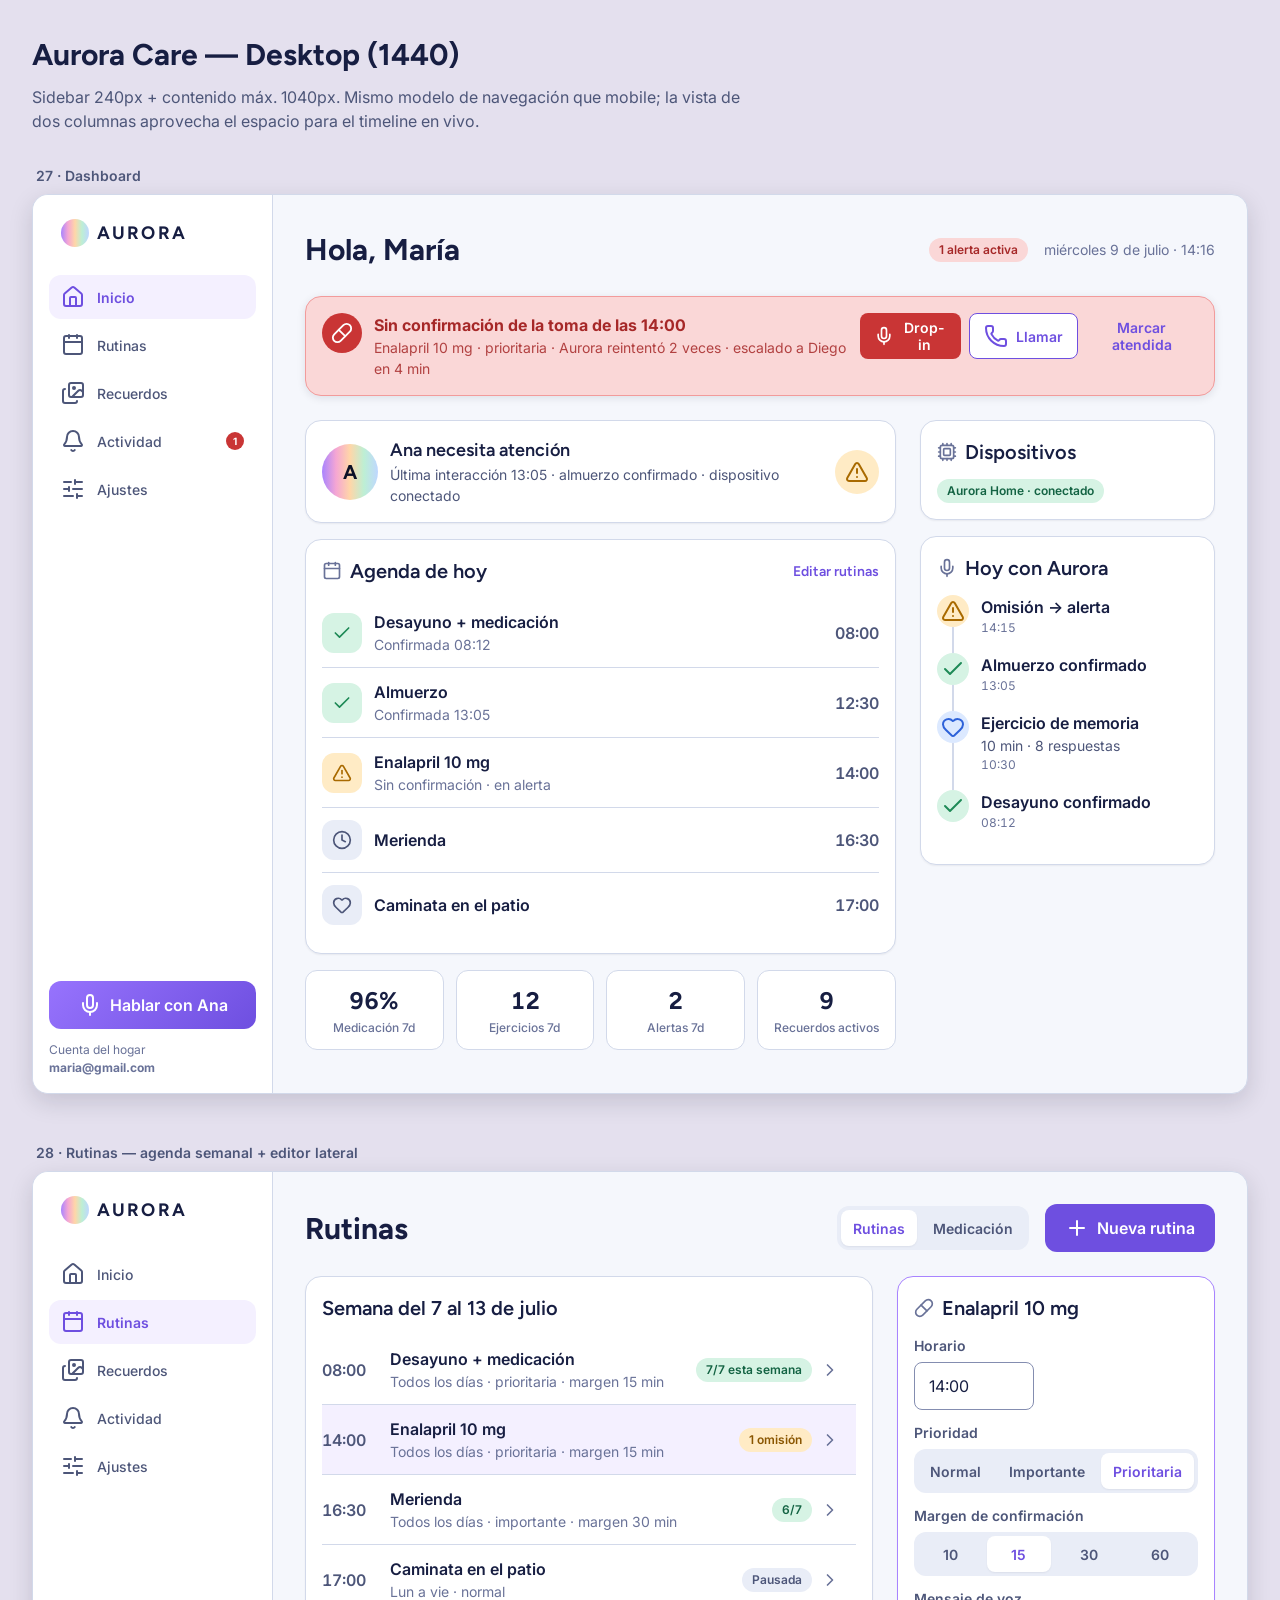
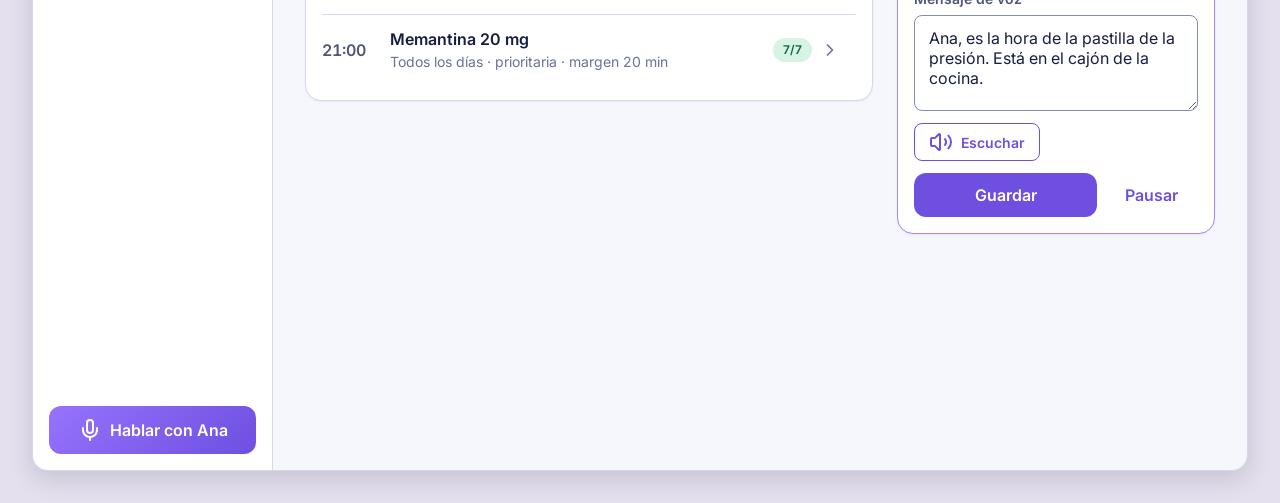
<file: Design/previews/screens-05-desktop.html>
<!DOCTYPE html>
<html lang="es-AR">
<head>
<meta charset="UTF-8"><meta name="viewport" content="width=device-width, initial-scale=1.0">
<title>Aurora Care — Desktop 1440</title>
<link rel="preconnect" href="https://fonts.googleapis.com"><link rel="preconnect" href="https://fonts.gstatic.com" crossorigin>
<link href="https://fonts.googleapis.com/css2?family=Figtree:wght@300..900&family=Inter:wght@100..900&family=Atkinson+Hyperlegible+Next:wght@400;700&display=swap" rel="stylesheet">
<link rel="stylesheet" href="../tokens/tokens.css"><link rel="stylesheet" href="app.css">
</head>
<body>
<svg style="display:none" xmlns="http://www.w3.org/2000/svg">
  <symbol id="i-house" viewBox="0 0 24 24"><path d="M15 21v-8a1 1 0 0 0-1-1h-4a1 1 0 0 0-1 1v8"/><path d="M3 10a2 2 0 0 1 .709-1.528l7-6a2 2 0 0 1 2.582 0l7 6A2 2 0 0 1 21 10v9a2 2 0 0 1-2 2H5a2 2 0 0 1-2-2z"/></symbol>
  <symbol id="i-calendar" viewBox="0 0 24 24"><path d="M8 2v3"/><path d="M16 2v3"/><rect x="3" y="3" width="18" height="18" rx="2"/><path d="M3 9h18"/></symbol>
  <symbol id="i-book" viewBox="0 0 24 24"><path d="m22 11-1.296-1.296a2.4 2.4 0 0 0-3.408 0L11 16"/><path d="M4 8a2 2 0 0 0-2 2v10a2 2 0 0 0 2 2h10a2 2 0 0 0 2-2"/><circle cx="13" cy="7" r="1" fill="currentColor"/><rect x="8" y="2" width="14" height="14" rx="2"/></symbol>
  <symbol id="i-bell" viewBox="0 0 24 24"><path d="M10.268 21a2 2 0 0 0 3.464 0"/><path d="M3.262 15.326A1 1 0 0 0 4 17h16a1 1 0 0 0 .74-1.673C19.41 13.956 18 12.499 18 8A6 6 0 0 0 6 8c0 4.499-1.411 5.956-2.738 7.326"/></symbol>
  <symbol id="i-sliders" viewBox="0 0 24 24"><path d="M10 5H3"/><path d="M12 19H3"/><path d="M14 3v4"/><path d="M16 17v4"/><path d="M21 12h-9"/><path d="M21 19h-5"/><path d="M21 5h-7"/><path d="M8 10v4"/><path d="M8 12H3"/></symbol>
  <symbol id="i-pill" viewBox="0 0 24 24"><path d="m10.5 20.5 10-10a4.95 4.95 0 1 0-7-7l-10 10a4.95 4.95 0 1 0 7 7Z"/><path d="m8.5 8.5 7 7"/></symbol>
  <symbol id="i-mic" viewBox="0 0 24 24"><path d="M12 19v3"/><path d="M19 10v2a7 7 0 0 1-14 0v-2"/><rect x="9" y="2" width="6" height="13" rx="3"/></symbol>
  <symbol id="i-phone" viewBox="0 0 24 24"><path d="M13.832 16.568a1 1 0 0 0 1.213-.303l.355-.465A2 2 0 0 1 17 15h3a2 2 0 0 1 2 2v3a2 2 0 0 1-2 2A18 18 0 0 1 2 4a2 2 0 0 1 2-2h3a2 2 0 0 1 2 2v3a2 2 0 0 1-.8 1.6l-.468.351a1 1 0 0 0-.292 1.233 14 14 0 0 0 6.392 6.384"/></symbol>
  <symbol id="i-check" viewBox="0 0 24 24"><path d="M20 6 9 17l-5-5"/></symbol>
  <symbol id="i-plus" viewBox="0 0 24 24"><path d="M5 12h14"/><path d="M12 5v14"/></symbol>
  <symbol id="i-chev-r" viewBox="0 0 24 24"><path d="m9 18 6-6-6-6"/></symbol>
  <symbol id="i-chev-l" viewBox="0 0 24 24"><path d="m15 18-6-6 6-6"/></symbol>
  <symbol id="i-alert" viewBox="0 0 24 24"><path d="m21.73 18-8-14a2 2 0 0 0-3.48 0l-8 14A2 2 0 0 0 4 21h16a2 2 0 0 0 1.73-3"/><path d="M12 9v4"/><path d="M12 17h.01"/></symbol>
  <symbol id="i-heart" viewBox="0 0 24 24"><path d="M2 9.5a5.5 5.5 0 0 1 9.591-3.676.56.56 0 0 0 .818 0A5.49 5.49 0 0 1 22 9.5c0 2.29-1.5 4-3 5.5l-5.492 5.313a2 2 0 0 1-3 .019L5 15c-1.5-1.5-3-3.2-3-5.5"/></symbol>
  <symbol id="i-clock" viewBox="0 0 24 24"><circle cx="12" cy="12" r="10"/><path d="M12 6v6l4 2"/></symbol>
  <symbol id="i-user" viewBox="0 0 24 24"><path d="M19 21v-2a4 4 0 0 0-4-4H9a4 4 0 0 0-4 4v2"/><circle cx="12" cy="7" r="4"/></symbol>
  <symbol id="i-users" viewBox="0 0 24 24"><path d="M16 21v-2a4 4 0 0 0-4-4H6a4 4 0 0 0-4 4v2"/><path d="M16 3.128a4 4 0 0 1 0 7.744"/><path d="M22 21v-2a4 4 0 0 0-3-3.87"/><circle cx="9" cy="7" r="4"/></symbol>
  <symbol id="i-volume" viewBox="0 0 24 24"><path d="M11 4.702a.705.705 0 0 0-1.203-.498L6.413 7.587A1.4 1.4 0 0 1 5.416 8H3a1 1 0 0 0-1 1v6a1 1 0 0 0 1 1h2.416a1.4 1.4 0 0 1 .997.413l3.383 3.384A.705.705 0 0 0 11 19.298z"/><path d="M16 9a5 5 0 0 1 0 6"/><path d="M19.364 18.364a9 9 0 0 0 0-12.728"/></symbol>
  <symbol id="i-cpu" viewBox="0 0 24 24"><path d="M12 20v2"/><path d="M12 2v2"/><path d="M17 20v2"/><path d="M17 2v2"/><path d="M2 12h2"/><path d="M2 17h2"/><path d="M2 7h2"/><path d="M20 12h2"/><path d="M20 17h2"/><path d="M20 7h2"/><path d="M7 20v2"/><path d="M7 2v2"/><rect x="4" y="4" width="16" height="16" rx="2"/><rect x="8" y="8" width="8" height="8" rx="1"/></symbol>
  <symbol id="i-wifi-off" viewBox="0 0 24 24"><path d="M12 20h.01"/><path d="M8.5 16.429a5 5 0 0 1 7 0"/><path d="M5 12.859a10 10 0 0 1 5.17-2.69"/><path d="M19 12.859a10 10 0 0 0-2.007-1.523"/><path d="M2 8.82a15 15 0 0 1 4.177-2.643"/><path d="M22 8.82a15 15 0 0 0-11.288-3.764"/><path d="m2 2 20 20"/></symbol>
</svg>

<h1 class="gallery-title">Aurora Care — Desktop (1440)</h1>
<p class="gallery-sub">Sidebar 240px + contenido máx. 1040px. Mismo modelo de navegación que mobile; la vista de dos columnas aprovecha el espacio para el timeline en vivo.</p>

<div class="stack" style="gap: var(--space-8)">

  <!-- DASHBOARD DESKTOP -->
  <div><p class="frame-label">27 · Dashboard</p>
  <div class="desktop">
    <div class="sidebar">
      <div class="brand"><span class="logo-dot"></span>AURORA</div>
      <div class="nav-item active"><svg class="ic"><use href="#i-house"/></svg>Inicio</div>
      <div class="nav-item"><svg class="ic"><use href="#i-calendar"/></svg>Rutinas</div>
      <div class="nav-item"><svg class="ic"><use href="#i-book"/></svg>Recuerdos</div>
      <div class="nav-item"><svg class="ic"><use href="#i-bell"/></svg>Actividad<span class="dot">1</span></div>
      <div class="nav-item"><svg class="ic"><use href="#i-sliders"/></svg>Ajustes</div>
      <div style="margin-top:auto">
        <button class="btn btn-primary grad btn-block"><svg class="ic"><use href="#i-mic"/></svg>Hablar con Ana</button>
        <p class="muted" style="margin-top: var(--space-3); font-size: var(--text-xs)">Cuenta del hogar<br><b>maria@gmail.com</b></p>
      </div>
    </div>
    <div class="main">
      <div class="page-head">
        <h2>Hola, María</h2>
        <span class="badge danger">1 alerta activa</span>
        <span class="muted">miércoles 9 de julio · 14:16</span>
      </div>
      <div class="alert-banner high">
        <div class="ab-head"><div class="ab-icon"><svg class="ic"><use href="#i-pill"/></svg></div>
          <div><div class="ab-title">Sin confirmación de la toma de las 14:00</div><div class="ab-sub">Enalapril 10 mg · prioritaria · Aurora reintentó 2 veces · escalado a Diego en 4 min</div></div>
          <div class="ab-actions" style="margin-left:auto">
            <button class="btn btn-sm btn-danger"><svg class="ic"><use href="#i-mic"/></svg>Drop-in</button>
            <button class="btn btn-sm btn-secondary"><svg class="ic"><use href="#i-phone"/></svg>Llamar</button>
            <button class="btn btn-sm btn-ghost">Marcar atendida</button>
          </div></div>
      </div>
      <div class="cols">
        <div class="stack">
          <div class="status-hero">
            <div class="avatar">A</div>
            <div><div class="st-title">Ana necesita atención</div><div class="st-sub">Última interacción 13:05 · almuerzo confirmado · dispositivo conectado</div></div>
            <div class="ok-ring" style="background: var(--warning-bg); color: var(--warning-icon)"><svg class="ic"><use href="#i-alert"/></svg></div>
          </div>
          <div class="card">
            <div class="card-title"><svg class="ic"><use href="#i-calendar"/></svg>Agenda de hoy<span class="card-link">Editar rutinas</span></div>
            <div class="list" style="border:none">
              <div class="row" style="padding-left:0;padding-right:0"><div class="r-icon ok"><svg class="ic"><use href="#i-check"/></svg></div><div class="r-main"><div class="r-title">Desayuno + medicación</div><div class="r-sub">Confirmada 08:12</div></div><div class="r-end"><span class="time">08:00</span></div></div>
              <div class="row" style="padding-left:0;padding-right:0"><div class="r-icon ok"><svg class="ic"><use href="#i-check"/></svg></div><div class="r-main"><div class="r-title">Almuerzo</div><div class="r-sub">Confirmada 13:05</div></div><div class="r-end"><span class="time">12:30</span></div></div>
              <div class="row" style="padding-left:0;padding-right:0"><div class="r-icon warn"><svg class="ic"><use href="#i-alert"/></svg></div><div class="r-main"><div class="r-title">Enalapril 10 mg</div><div class="r-sub">Sin confirmación · en alerta</div></div><div class="r-end"><span class="time">14:00</span></div></div>
              <div class="row" style="padding-left:0;padding-right:0"><div class="r-icon"><svg class="ic"><use href="#i-clock"/></svg></div><div class="r-main"><div class="r-title">Merienda</div></div><div class="r-end"><span class="time">16:30</span></div></div>
              <div class="row" style="padding-left:0;padding-right:0"><div class="r-icon"><svg class="ic"><use href="#i-heart"/></svg></div><div class="r-main"><div class="r-title">Caminata en el patio</div></div><div class="r-end"><span class="time">17:00</span></div></div>
            </div>
          </div>
          <div class="kpis" style="grid-template-columns: repeat(4, 1fr)">
            <div class="kpi"><div class="k-val">96%</div><div class="k-lbl">Medicación 7d</div></div>
            <div class="kpi"><div class="k-val">12</div><div class="k-lbl">Ejercicios 7d</div></div>
            <div class="kpi"><div class="k-val">2</div><div class="k-lbl">Alertas 7d</div></div>
            <div class="kpi"><div class="k-val">9</div><div class="k-lbl">Recuerdos activos</div></div>
          </div>
        </div>
        <div class="stack">
          <div class="card">
            <div class="card-title"><svg class="ic"><use href="#i-cpu"/></svg>Dispositivos</div>
            <div class="hstack"><span class="badge ok">Aurora Home · conectado</span></div>
          </div>
          <div class="card">
            <div class="card-title"><svg class="ic"><use href="#i-mic"/></svg>Hoy con Aurora</div>
            <div class="timeline">
              <div class="t-item"><div class="t-dot warn"><svg class="ic"><use href="#i-alert"/></svg></div><div class="t-body"><div class="t-title">Omisión → alerta</div><div class="t-time">14:15</div></div></div>
              <div class="t-item"><div class="t-dot ok"><svg class="ic"><use href="#i-check"/></svg></div><div class="t-body"><div class="t-title">Almuerzo confirmado</div><div class="t-time">13:05</div></div></div>
              <div class="t-item"><div class="t-dot info"><svg class="ic"><use href="#i-heart"/></svg></div><div class="t-body"><div class="t-title">Ejercicio de memoria</div><div class="t-sub">10 min · 8 respuestas</div><div class="t-time">10:30</div></div></div>
              <div class="t-item"><div class="t-dot ok"><svg class="ic"><use href="#i-check"/></svg></div><div class="t-body"><div class="t-title">Desayuno confirmado</div><div class="t-time">08:12</div></div></div>
            </div>
          </div>
        </div>
      </div>
    </div>
  </div></div>

  <!-- RUTINAS DESKTOP -->
  <div><p class="frame-label">28 · Rutinas — agenda semanal + editor lateral</p>
  <div class="desktop">
    <div class="sidebar">
      <div class="brand"><span class="logo-dot"></span>AURORA</div>
      <div class="nav-item"><svg class="ic"><use href="#i-house"/></svg>Inicio</div>
      <div class="nav-item active"><svg class="ic"><use href="#i-calendar"/></svg>Rutinas</div>
      <div class="nav-item"><svg class="ic"><use href="#i-book"/></svg>Recuerdos</div>
      <div class="nav-item"><svg class="ic"><use href="#i-bell"/></svg>Actividad</div>
      <div class="nav-item"><svg class="ic"><use href="#i-sliders"/></svg>Ajustes</div>
      <div style="margin-top:auto"><button class="btn btn-primary grad btn-block"><svg class="ic"><use href="#i-mic"/></svg>Hablar con Ana</button></div>
    </div>
    <div class="main">
      <div class="page-head">
        <h2>Rutinas</h2>
        <div class="seg" style="max-width:280px"><button class="active">Rutinas</button><button>Medicación</button></div>
        <button class="btn btn-primary"><svg class="ic"><use href="#i-plus"/></svg>Nueva rutina</button>
      </div>
      <div class="cols">
        <div class="card">
          <div class="card-title">Semana del 7 al 13 de julio</div>
          <div class="list" style="border:none">
            <div class="row" style="padding-left:0"><span class="time" style="width:56px">08:00</span><div class="r-main"><div class="r-title">Desayuno + medicación</div><div class="r-sub">Todos los días · prioritaria · margen 15 min</div></div><div class="r-end"><span class="badge ok">7/7 esta semana</span><svg class="ic chev"><use href="#i-chev-r"/></svg></div></div>
            <div class="row" style="padding-left:0; background: var(--violet-50)"><span class="time" style="width:56px">14:00</span><div class="r-main"><div class="r-title">Enalapril 10 mg</div><div class="r-sub">Todos los días · prioritaria · margen 15 min</div></div><div class="r-end"><span class="badge warn">1 omisión</span><svg class="ic chev"><use href="#i-chev-r"/></svg></div></div>
            <div class="row" style="padding-left:0"><span class="time" style="width:56px">16:30</span><div class="r-main"><div class="r-title">Merienda</div><div class="r-sub">Todos los días · importante · margen 30 min</div></div><div class="r-end"><span class="badge ok">6/7</span><svg class="ic chev"><use href="#i-chev-r"/></svg></div></div>
            <div class="row" style="padding-left:0"><span class="time" style="width:56px">17:00</span><div class="r-main"><div class="r-title">Caminata en el patio</div><div class="r-sub">Lun a vie · normal</div></div><div class="r-end"><span class="badge neutral">Pausada</span><svg class="ic chev"><use href="#i-chev-r"/></svg></div></div>
            <div class="row" style="padding-left:0"><span class="time" style="width:56px">21:00</span><div class="r-main"><div class="r-title">Memantina 20 mg</div><div class="r-sub">Todos los días · prioritaria · margen 20 min</div></div><div class="r-end"><span class="badge ok">7/7</span><svg class="ic chev"><use href="#i-chev-r"/></svg></div></div>
          </div>
        </div>
        <div class="card" style="border-color: var(--violet-300); border-width: 1.5px">
          <div class="card-title"><svg class="ic"><use href="#i-pill"/></svg>Enalapril 10 mg</div>
          <div class="stack" style="gap: var(--space-3)">
            <div class="field"><label>Horario</label><input class="input" value="14:00" style="max-width:120px"></div>
            <div class="field"><label>Prioridad</label><div class="seg"><button>Normal</button><button>Importante</button><button class="active">Prioritaria</button></div></div>
            <div class="field"><label>Margen de confirmación</label><div class="seg"><button>10</button><button class="active">15</button><button>30</button><button>60</button></div></div>
            <div class="field"><label>Mensaje de voz</label><textarea class="input">Ana, es la hora de la pastilla de la presión. Está en el cajón de la cocina.</textarea></div>
            <button class="btn btn-secondary btn-sm" style="align-self:flex-start"><svg class="ic"><use href="#i-volume"/></svg>Escuchar</button>
            <div class="hstack"><button class="btn btn-primary" style="flex:1">Guardar</button><button class="btn btn-ghost">Pausar</button></div>
          </div>
        </div>
      </div>
    </div>
  </div></div>

</div>
</body>
</html>
</file>
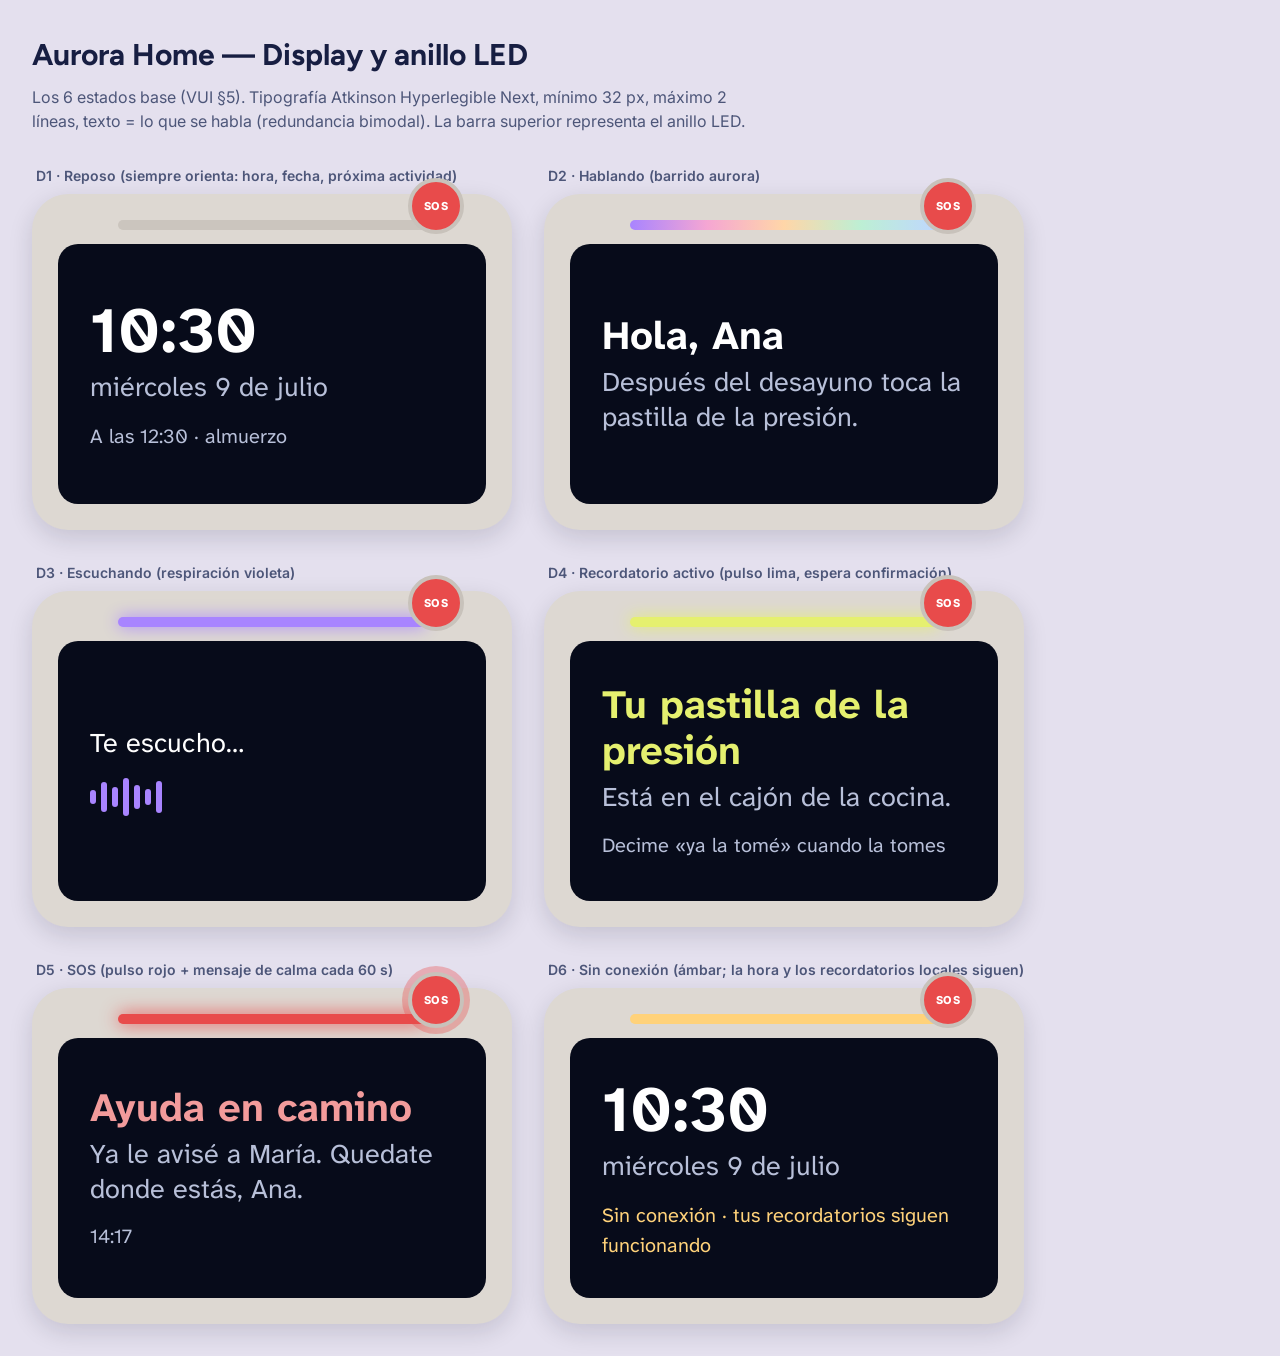
<file: Design/previews/screens-06-device.html>
<!DOCTYPE html>
<html lang="es-AR">
<head>
<meta charset="UTF-8"><meta name="viewport" content="width=device-width, initial-scale=1.0">
<title>Aurora Home — Display y LED</title>
<link rel="preconnect" href="https://fonts.googleapis.com"><link rel="preconnect" href="https://fonts.gstatic.com" crossorigin>
<link href="https://fonts.googleapis.com/css2?family=Figtree:wght@300..900&family=Inter:wght@100..900&family=Atkinson+Hyperlegible+Next:wght@400;700&display=swap" rel="stylesheet">
<link rel="stylesheet" href="../tokens/tokens.css"><link rel="stylesheet" href="app.css">
<style>
  .listen-wave { display:flex; gap:5px; align-items:center; margin-top: 10px; }
  .listen-wave i { width:6px; border-radius:3px; background: var(--violet-300); display:block; }
</style>
</head>
<body>
<h1 class="gallery-title">Aurora Home — Display y anillo LED</h1>
<p class="gallery-sub">Los 6 estados base (VUI §5). Tipografía Atkinson Hyperlegible Next, mínimo 32 px, máximo 2 líneas, texto = lo que se habla (redundancia bimodal). La barra superior representa el anillo LED.</p>

<div class="gallery">

  <div><p class="frame-label">D1 · Reposo (siempre orienta: hora, fecha, próxima actividad)</p>
  <div class="device-frame"><div class="sos-btn">SOS</div>
    <div class="led off"></div>
    <div class="device-screen">
      <div class="d-clock">10:30</div>
      <div class="d-body">miércoles 9 de julio</div>
      <div class="d-small" style="margin-top:10px">A las 12:30 · almuerzo</div>
    </div>
  </div></div>

  <div><p class="frame-label">D2 · Hablando (barrido aurora)</p>
  <div class="device-frame"><div class="sos-btn">SOS</div>
    <div class="led aurora"></div>
    <div class="device-screen">
      <div class="d-title">Hola, Ana</div>
      <div class="d-body">Después del desayuno toca la pastilla de la presión.</div>
    </div>
  </div></div>

  <div><p class="frame-label">D3 · Escuchando (respiración violeta)</p>
  <div class="device-frame"><div class="sos-btn">SOS</div>
    <div class="led listen"></div>
    <div class="device-screen">
      <div class="d-body" style="color:#fff">Te escucho…</div>
      <div class="listen-wave"><i style="height:14px"></i><i style="height:30px"></i><i style="height:20px"></i><i style="height:38px"></i><i style="height:24px"></i><i style="height:16px"></i><i style="height:32px"></i></div>
    </div>
  </div></div>

  <div><p class="frame-label">D4 · Recordatorio activo (pulso lima, espera confirmación)</p>
  <div class="device-frame"><div class="sos-btn">SOS</div>
    <div class="led lime"></div>
    <div class="device-screen">
      <div class="d-title d-accent">Tu pastilla de la presión</div>
      <div class="d-body">Está en el cajón de la cocina.</div>
      <div class="d-small" style="margin-top:8px">Decime «ya la tomé» cuando la tomes</div>
    </div>
  </div></div>

  <div><p class="frame-label">D5 · SOS (pulso rojo + mensaje de calma cada 60 s)</p>
  <div class="device-frame"><div class="sos-btn" style="box-shadow: 0 0 0 6px rgba(232,75,75,.35)">SOS</div>
    <div class="led sos"></div>
    <div class="device-screen">
      <div class="d-title" style="color: var(--red-300)">Ayuda en camino</div>
      <div class="d-body">Ya le avisé a María. Quedate donde estás, Ana.</div>
      <div class="d-small" style="margin-top:8px">14:17</div>
    </div>
  </div></div>

  <div><p class="frame-label">D6 · Sin conexión (ámbar; la hora y los recordatorios locales siguen)</p>
  <div class="device-frame"><div class="sos-btn">SOS</div>
    <div class="led amber"></div>
    <div class="device-screen">
      <div class="d-clock">10:30</div>
      <div class="d-body">miércoles 9 de julio</div>
      <div class="d-small" style="margin-top:10px; color: var(--amber-300)">Sin conexión · tus recordatorios siguen funcionando</div>
    </div>
  </div></div>

</div>
</body>
</html>
</file>
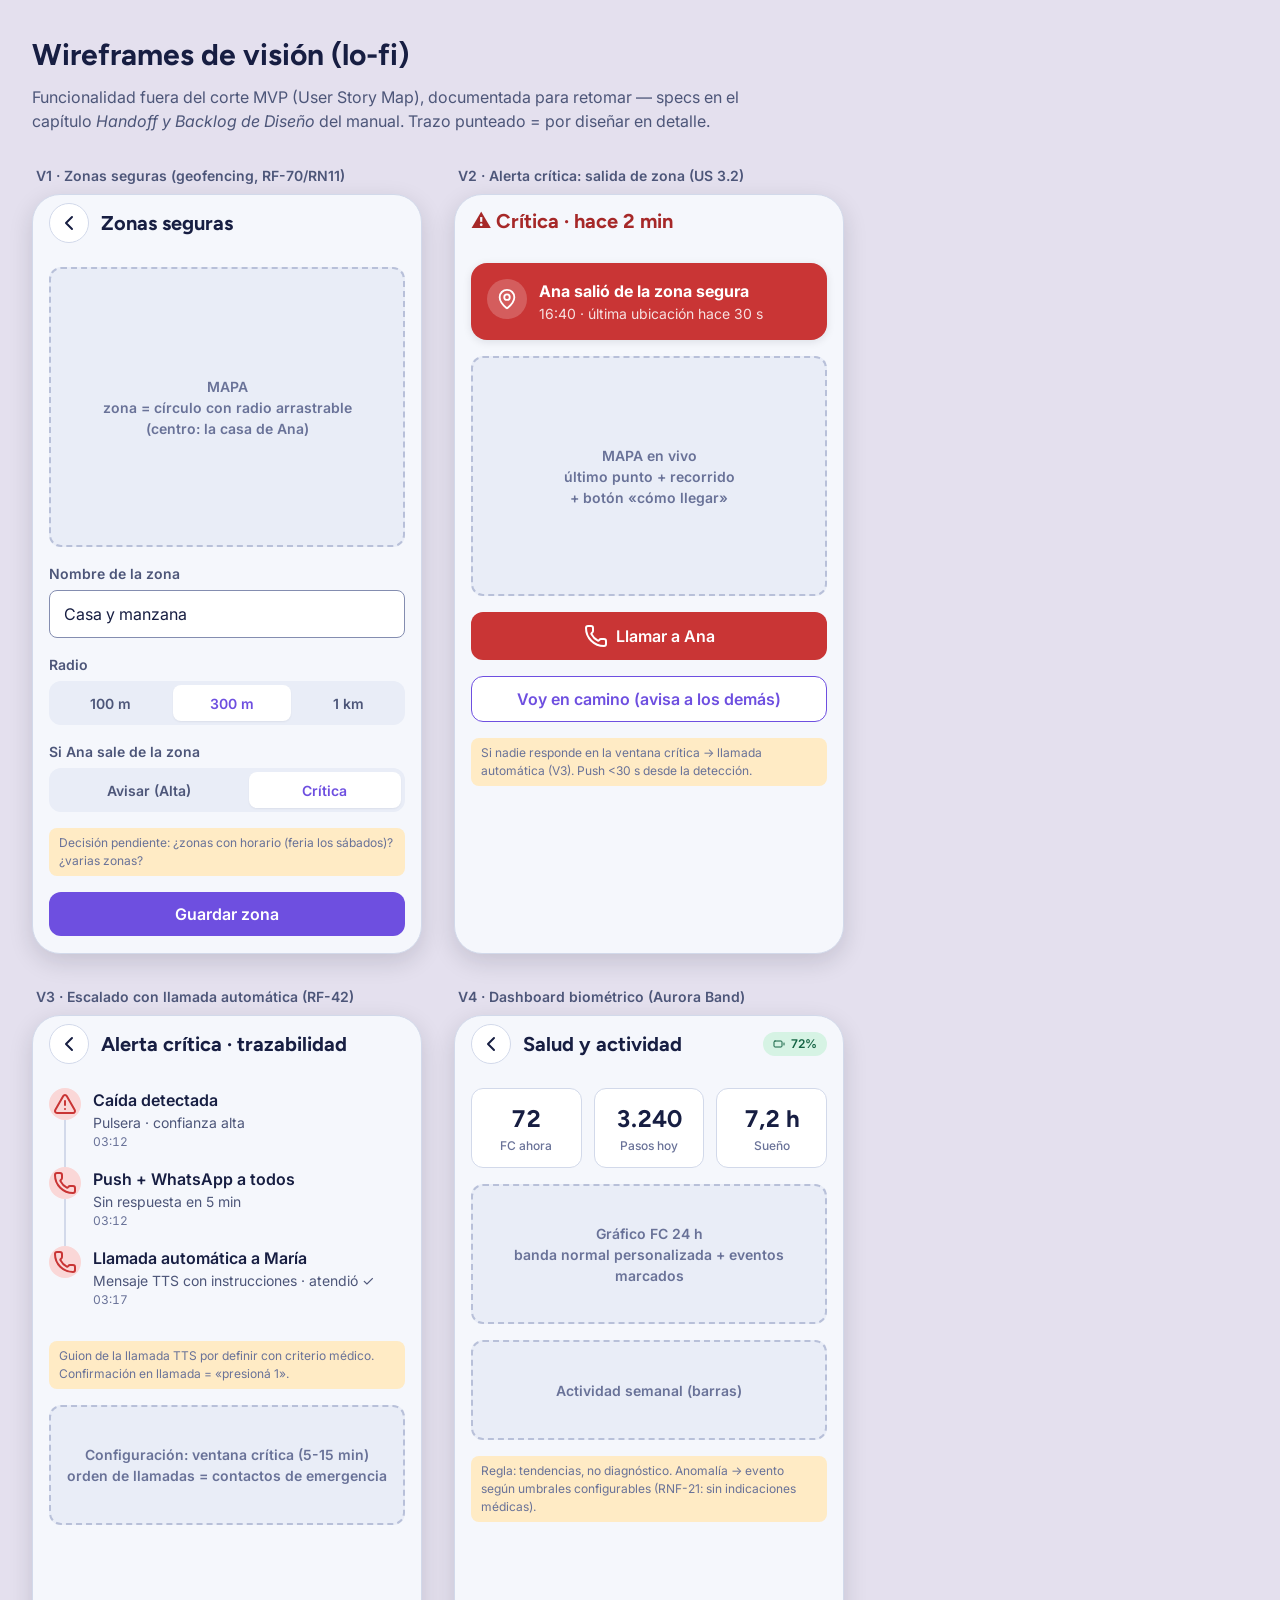
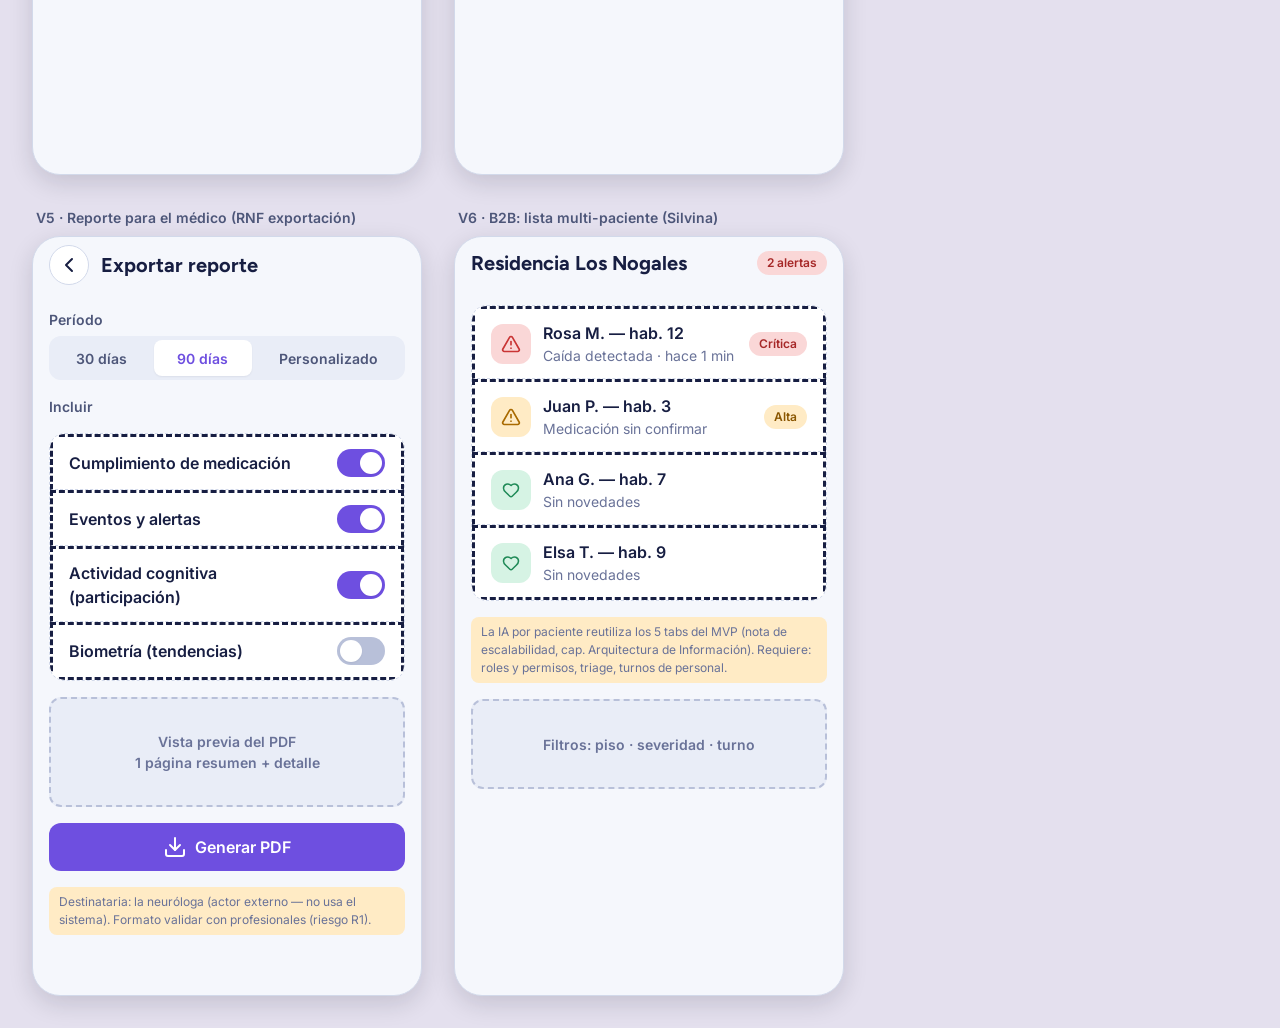
<file: Design/previews/screens-07-vision.html>
<!DOCTYPE html>
<html lang="es-AR">
<head>
<meta charset="UTF-8"><meta name="viewport" content="width=device-width, initial-scale=1.0">
<title>Aurora — Wireframes de visión</title>
<link rel="preconnect" href="https://fonts.googleapis.com"><link rel="preconnect" href="https://fonts.gstatic.com" crossorigin>
<link href="https://fonts.googleapis.com/css2?family=Figtree:wght@300..900&family=Inter:wght@100..900&display=swap" rel="stylesheet">
<link rel="stylesheet" href="../tokens/tokens.css"><link rel="stylesheet" href="app.css">
</head>
<body>
<svg style="display:none" xmlns="http://www.w3.org/2000/svg">
  <symbol id="i-pin" viewBox="0 0 24 24"><path d="M20 10c0 4.993-5.539 10.193-7.399 11.799a1 1 0 0 1-1.202 0C9.539 20.193 4 14.993 4 10a8 8 0 0 1 16 0"/><circle cx="12" cy="10" r="3"/></symbol>
  <symbol id="i-heart" viewBox="0 0 24 24"><path d="M2 9.5a5.5 5.5 0 0 1 9.591-3.676.56.56 0 0 0 .818 0A5.49 5.49 0 0 1 22 9.5c0 2.29-1.5 4-3 5.5l-5.492 5.313a2 2 0 0 1-3 .019L5 15c-1.5-1.5-3-3.2-3-5.5"/></symbol>
  <symbol id="i-phone" viewBox="0 0 24 24"><path d="M13.832 16.568a1 1 0 0 0 1.213-.303l.355-.465A2 2 0 0 1 17 15h3a2 2 0 0 1 2 2v3a2 2 0 0 1-2 2A18 18 0 0 1 2 4a2 2 0 0 1 2-2h3a2 2 0 0 1 2 2v3a2 2 0 0 1-.8 1.6l-.468.351a1 1 0 0 0-.292 1.233 14 14 0 0 0 6.392 6.384"/></symbol>
  <symbol id="i-download" viewBox="0 0 24 24"><path d="M12 15V3"/><path d="M21 15v4a2 2 0 0 1-2 2H5a2 2 0 0 1-2-2v-4"/><path d="m7 10 5 5 5-5"/></symbol>
  <symbol id="i-users" viewBox="0 0 24 24"><path d="M16 21v-2a4 4 0 0 0-4-4H6a4 4 0 0 0-4 4v2"/><path d="M16 3.128a4 4 0 0 1 0 7.744"/><path d="M22 21v-2a4 4 0 0 0-3-3.87"/><circle cx="9" cy="7" r="4"/></symbol>
  <symbol id="i-alert" viewBox="0 0 24 24"><path d="m21.73 18-8-14a2 2 0 0 0-3.48 0l-8 14A2 2 0 0 0 4 21h16a2 2 0 0 0 1.73-3"/><path d="M12 9v4"/><path d="M12 17h.01"/></symbol>
  <symbol id="i-chev-l" viewBox="0 0 24 24"><path d="m15 18-6-6 6-6"/></symbol>
  <symbol id="i-battery" viewBox="0 0 24 24"><path d="M 22 14 L 22 10"/><rect x="2" y="6" width="16" height="12" rx="2"/></symbol>
</svg>

<h1 class="gallery-title">Wireframes de visión (lo-fi)</h1>
<p class="gallery-sub">Funcionalidad fuera del corte MVP (User Story Map), documentada para retomar — specs en el capítulo <em>Handoff y Backlog de Diseño</em> del manual. Trazo punteado = por diseñar en detalle.</p>

<div class="gallery wf">

  <!-- ZONAS SEGURAS -->
  <div><p class="frame-label">V1 · Zonas seguras (geofencing, RF-70/RN11)</p>
  <div class="phone"><div class="screen">
    <div class="topbar"><div class="back"><svg class="ic"><use href="#i-chev-l"/></svg></div><div class="title small">Zonas seguras</div></div>
    <div class="content">
      <div class="wf-box" style="height:280px">MAPA<br>zona = círculo con radio arrastrable<br>(centro: la casa de Ana)</div>
      <div class="field"><label>Nombre de la zona</label><input class="input" value="Casa y manzana"></div>
      <div class="field"><label>Radio</label><div class="seg"><button>100 m</button><button class="active">300 m</button><button>1 km</button></div></div>
      <div class="field"><label>Si Ana sale de la zona</label><div class="seg"><button>Avisar (Alta)</button><button class="active">Crítica</button></div></div>
      <div class="wf-note">Decisión pendiente: ¿zonas con horario (feria los sábados)? ¿varias zonas?</div>
      <button class="btn btn-primary btn-block">Guardar zona</button>
    </div>
  </div></div></div>

  <!-- ALERTA CON MAPA -->
  <div><p class="frame-label">V2 · Alerta crítica: salida de zona (US 3.2)</p>
  <div class="phone"><div class="screen">
    <div class="topbar"><div class="title small" style="color:var(--danger-text)">⚠ Crítica · hace 2 min</div></div>
    <div class="content">
      <div class="alert-banner critical">
        <div class="ab-head"><div class="ab-icon"><svg class="ic"><use href="#i-pin"/></svg></div>
          <div><div class="ab-title">Ana salió de la zona segura</div><div class="ab-sub">16:40 · última ubicación hace 30 s</div></div></div>
      </div>
      <div class="wf-box" style="height:240px">MAPA en vivo<br>último punto + recorrido<br>+ botón «cómo llegar»</div>
      <button class="btn btn-danger btn-block"><svg class="ic"><use href="#i-phone"/></svg>Llamar a Ana</button>
      <button class="btn btn-secondary btn-block">Voy en camino (avisa a los demás)</button>
      <div class="wf-note">Si nadie responde en la ventana crítica → llamada automática (V3). Push &lt;30 s desde la detección.</div>
    </div>
  </div></div></div>

  <!-- LLAMADA AUTOMATICA -->
  <div><p class="frame-label">V3 · Escalado con llamada automática (RF-42)</p>
  <div class="phone"><div class="screen">
    <div class="topbar"><div class="back"><svg class="ic"><use href="#i-chev-l"/></svg></div><div class="title small">Alerta crítica · trazabilidad</div></div>
    <div class="content">
      <div class="timeline">
        <div class="t-item"><div class="t-dot danger"><svg class="ic"><use href="#i-alert"/></svg></div><div class="t-body"><div class="t-title">Caída detectada</div><div class="t-sub">Pulsera · confianza alta</div><div class="t-time">03:12</div></div></div>
        <div class="t-item"><div class="t-dot danger"><svg class="ic"><use href="#i-phone"/></svg></div><div class="t-body"><div class="t-title">Push + WhatsApp a todos</div><div class="t-sub">Sin respuesta en 5 min</div><div class="t-time">03:12</div></div></div>
        <div class="t-item"><div class="t-dot danger"><svg class="ic"><use href="#i-phone"/></svg></div><div class="t-body"><div class="t-title">Llamada automática a María</div><div class="t-sub">Mensaje TTS con instrucciones · atendió ✓</div><div class="t-time">03:17</div></div></div>
      </div>
      <div class="wf-note">Guion de la llamada TTS por definir con criterio médico. Confirmación en llamada = «presioná 1».</div>
      <div class="wf-box" style="height:120px">Configuración: ventana crítica (5-15 min)<br>orden de llamadas = contactos de emergencia</div>
    </div>
  </div></div></div>

  <!-- BIOMETRIA -->
  <div><p class="frame-label">V4 · Dashboard biométrico (Aurora Band)</p>
  <div class="phone"><div class="screen">
    <div class="topbar"><div class="back"><svg class="ic"><use href="#i-chev-l"/></svg></div><div class="title small">Salud y actividad</div><span class="badge ok" style="margin-left:auto"><svg class="ic" style="width:12px;height:12px"><use href="#i-battery"/></svg>72%</span></div>
    <div class="content">
      <div class="kpis">
        <div class="kpi"><div class="k-val">72</div><div class="k-lbl">FC ahora</div></div>
        <div class="kpi"><div class="k-val">3.240</div><div class="k-lbl">Pasos hoy</div></div>
        <div class="kpi"><div class="k-val">7,2 h</div><div class="k-lbl">Sueño</div></div>
      </div>
      <div class="wf-box" style="height:140px">Gráfico FC 24 h<br>banda normal personalizada + eventos marcados</div>
      <div class="wf-box" style="height:100px">Actividad semanal (barras)</div>
      <div class="wf-note">Regla: tendencias, no diagnóstico. Anomalía → evento según umbrales configurables (RNF-21: sin indicaciones médicas).</div>
    </div>
  </div></div></div>

  <!-- REPORTE MEDICO -->
  <div><p class="frame-label">V5 · Reporte para el médico (RNF exportación)</p>
  <div class="phone"><div class="screen">
    <div class="topbar"><div class="back"><svg class="ic"><use href="#i-chev-l"/></svg></div><div class="title small">Exportar reporte</div></div>
    <div class="content">
      <div class="field"><label>Período</label><div class="seg"><button>30 días</button><button class="active">90 días</button><button>Personalizado</button></div></div>
      <div class="field"><label>Incluir</label></div>
      <div class="list">
        <div class="row"><div class="r-main"><div class="r-title">Cumplimiento de medicación</div></div><div class="r-end"><button class="toggle on"></button></div></div>
        <div class="row"><div class="r-main"><div class="r-title">Eventos y alertas</div></div><div class="r-end"><button class="toggle on"></button></div></div>
        <div class="row"><div class="r-main"><div class="r-title">Actividad cognitiva (participación)</div></div><div class="r-end"><button class="toggle on"></button></div></div>
        <div class="row"><div class="r-main"><div class="r-title">Biometría (tendencias)</div></div><div class="r-end"><button class="toggle"></button></div></div>
      </div>
      <div class="wf-box" style="height:110px">Vista previa del PDF<br>1 página resumen + detalle</div>
      <button class="btn btn-primary btn-block"><svg class="ic"><use href="#i-download"/></svg>Generar PDF</button>
      <div class="wf-note">Destinataria: la neuróloga (actor externo — no usa el sistema). Formato validar con profesionales (riesgo R1).</div>
    </div>
  </div></div></div>

  <!-- MULTI PACIENTE -->
  <div><p class="frame-label">V6 · B2B: lista multi-paciente (Silvina)</p>
  <div class="phone"><div class="screen">
    <div class="topbar"><div class="title small">Residencia Los Nogales</div><span class="badge danger" style="margin-left:auto">2 alertas</span></div>
    <div class="content">
      <div class="list">
        <div class="row"><div class="r-icon danger"><svg class="ic"><use href="#i-alert"/></svg></div><div class="r-main"><div class="r-title">Rosa M. — hab. 12</div><div class="r-sub">Caída detectada · hace 1 min</div></div><div class="r-end"><span class="badge danger">Crítica</span></div></div>
        <div class="row"><div class="r-icon warn"><svg class="ic"><use href="#i-alert"/></svg></div><div class="r-main"><div class="r-title">Juan P. — hab. 3</div><div class="r-sub">Medicación sin confirmar</div></div><div class="r-end"><span class="badge warn">Alta</span></div></div>
        <div class="row"><div class="r-icon ok"><svg class="ic" style="width:18px;height:18px"><use href="#i-heart"/></svg></div><div class="r-main"><div class="r-title">Ana G. — hab. 7</div><div class="r-sub">Sin novedades</div></div></div>
        <div class="row"><div class="r-icon ok"><svg class="ic" style="width:18px;height:18px"><use href="#i-heart"/></svg></div><div class="r-main"><div class="r-title">Elsa T. — hab. 9</div><div class="r-sub">Sin novedades</div></div></div>
      </div>
      <div class="wf-note">La IA por paciente reutiliza los 5 tabs del MVP (nota de escalabilidad, cap. Arquitectura de Información). Requiere: roles y permisos, triage, turnos de personal.</div>
      <div class="wf-box" style="height:90px">Filtros: piso · severidad · turno</div>
    </div>
  </div></div></div>

</div>
</body>
</html>
</file>
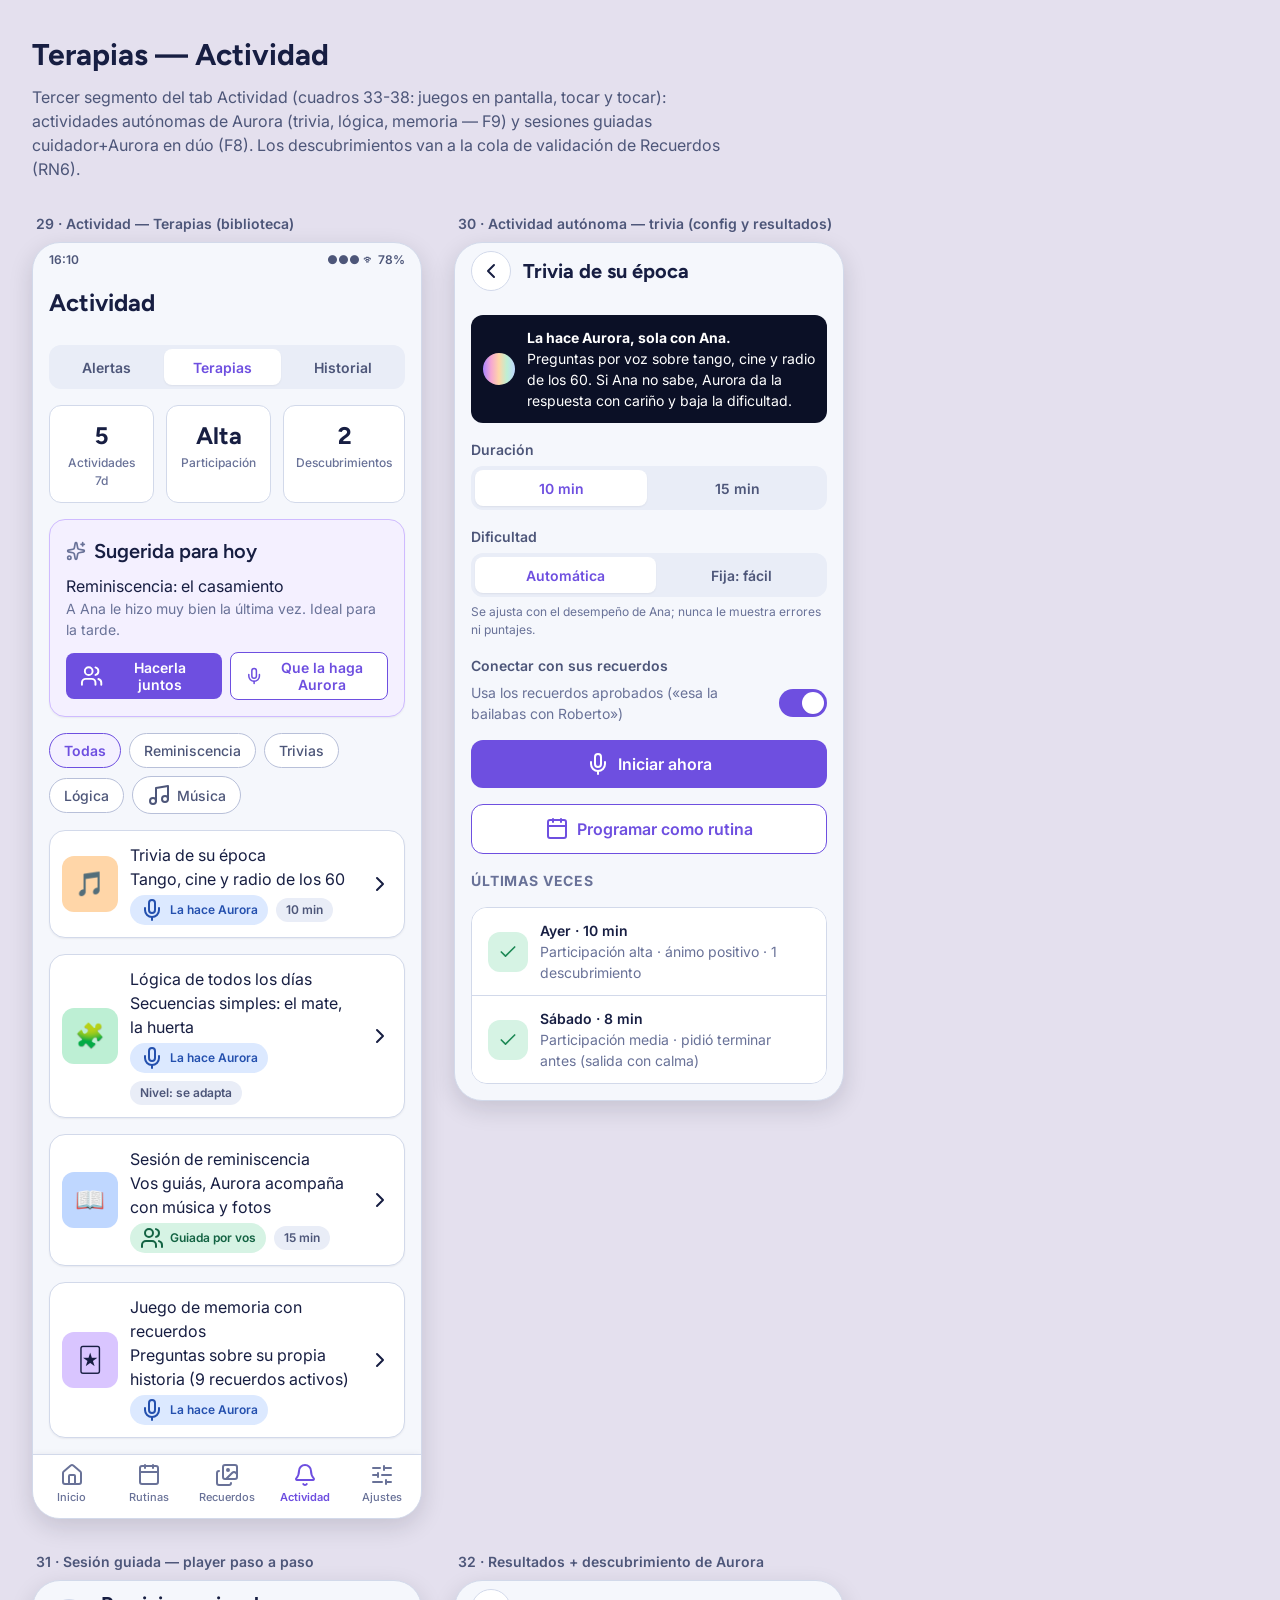
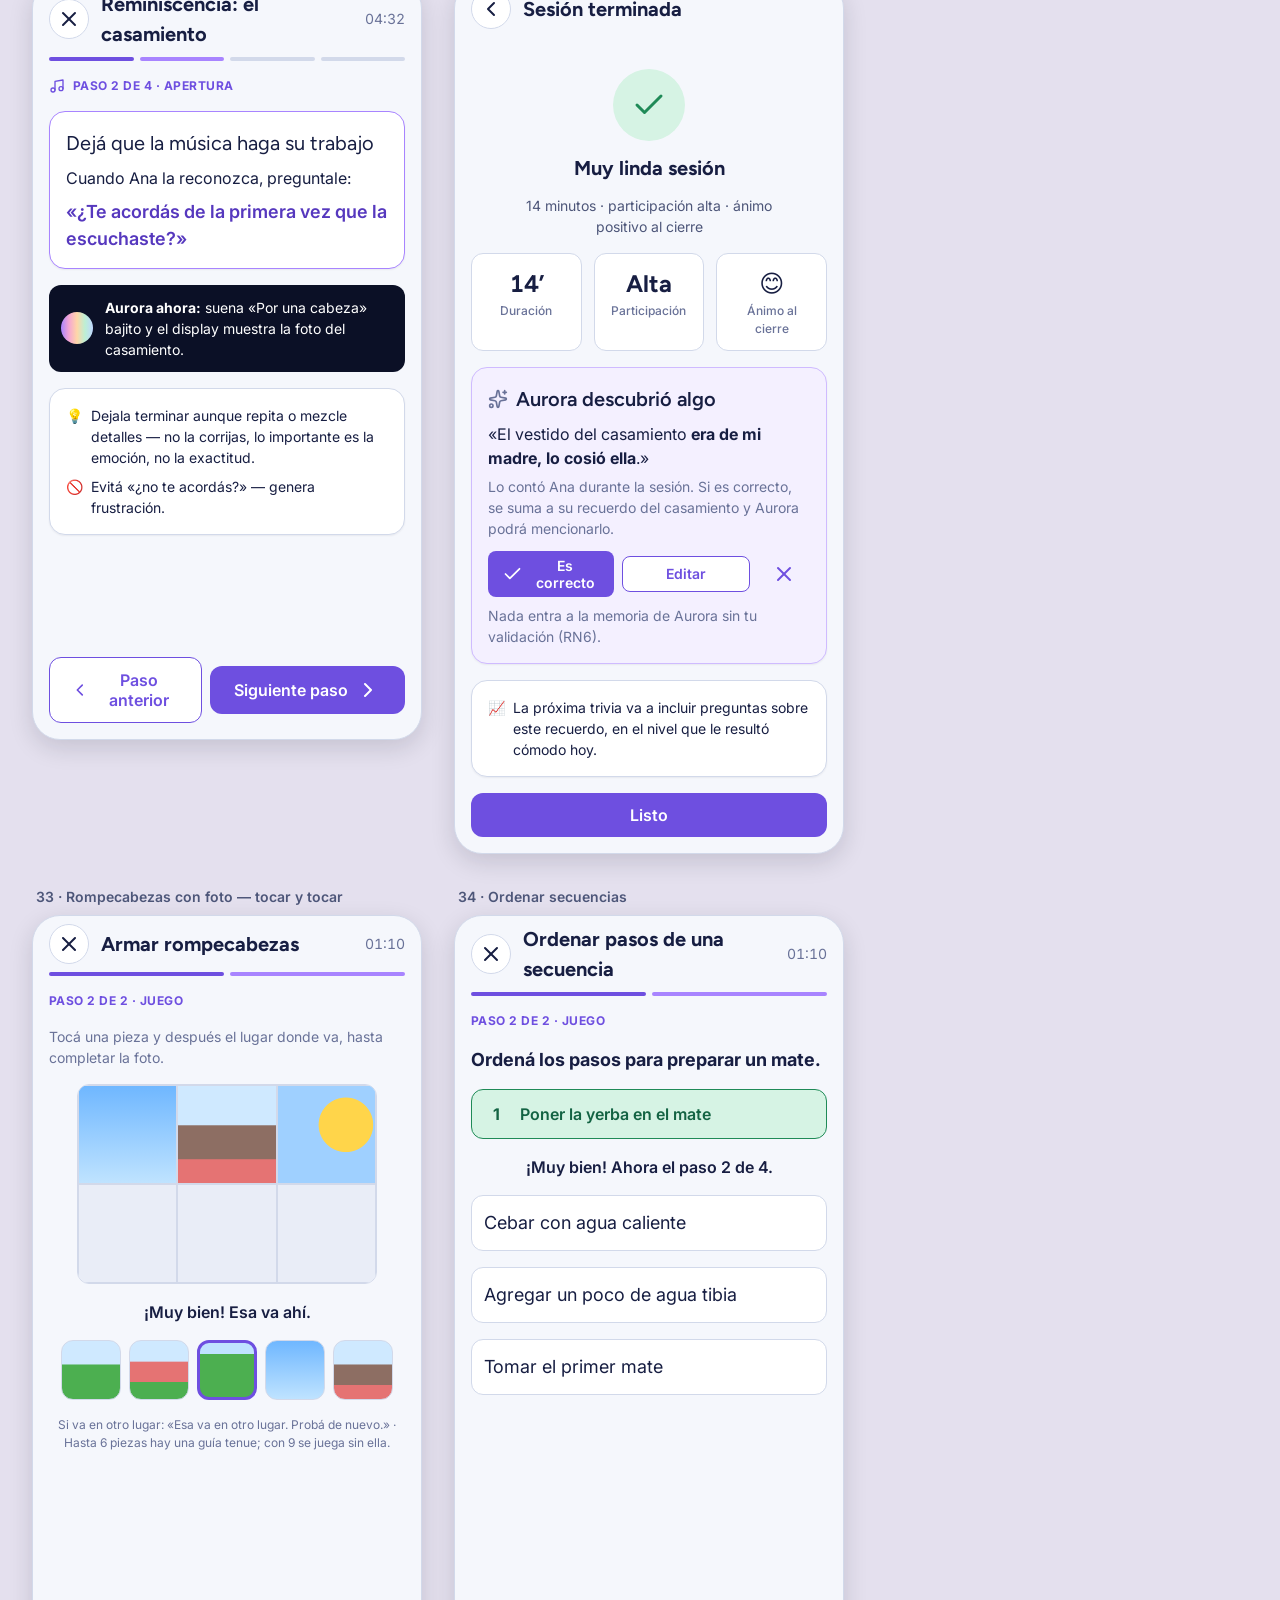
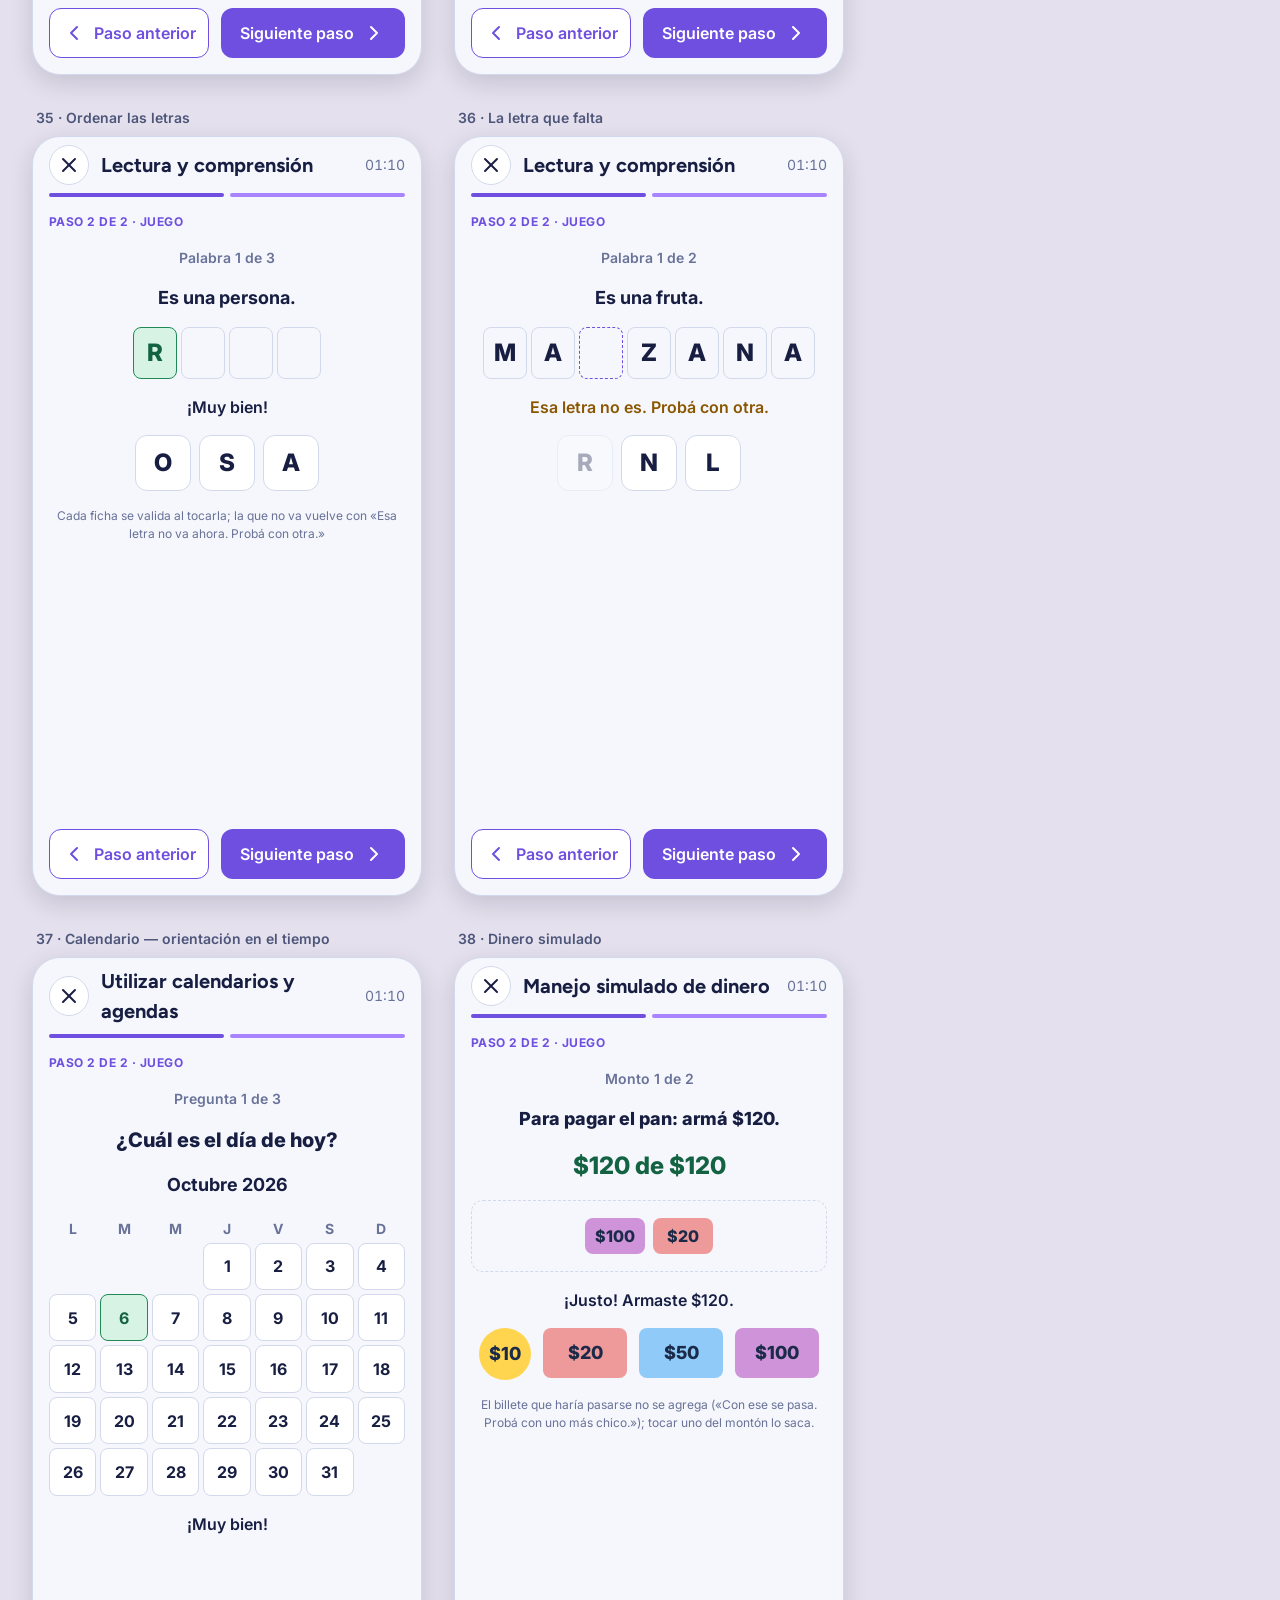
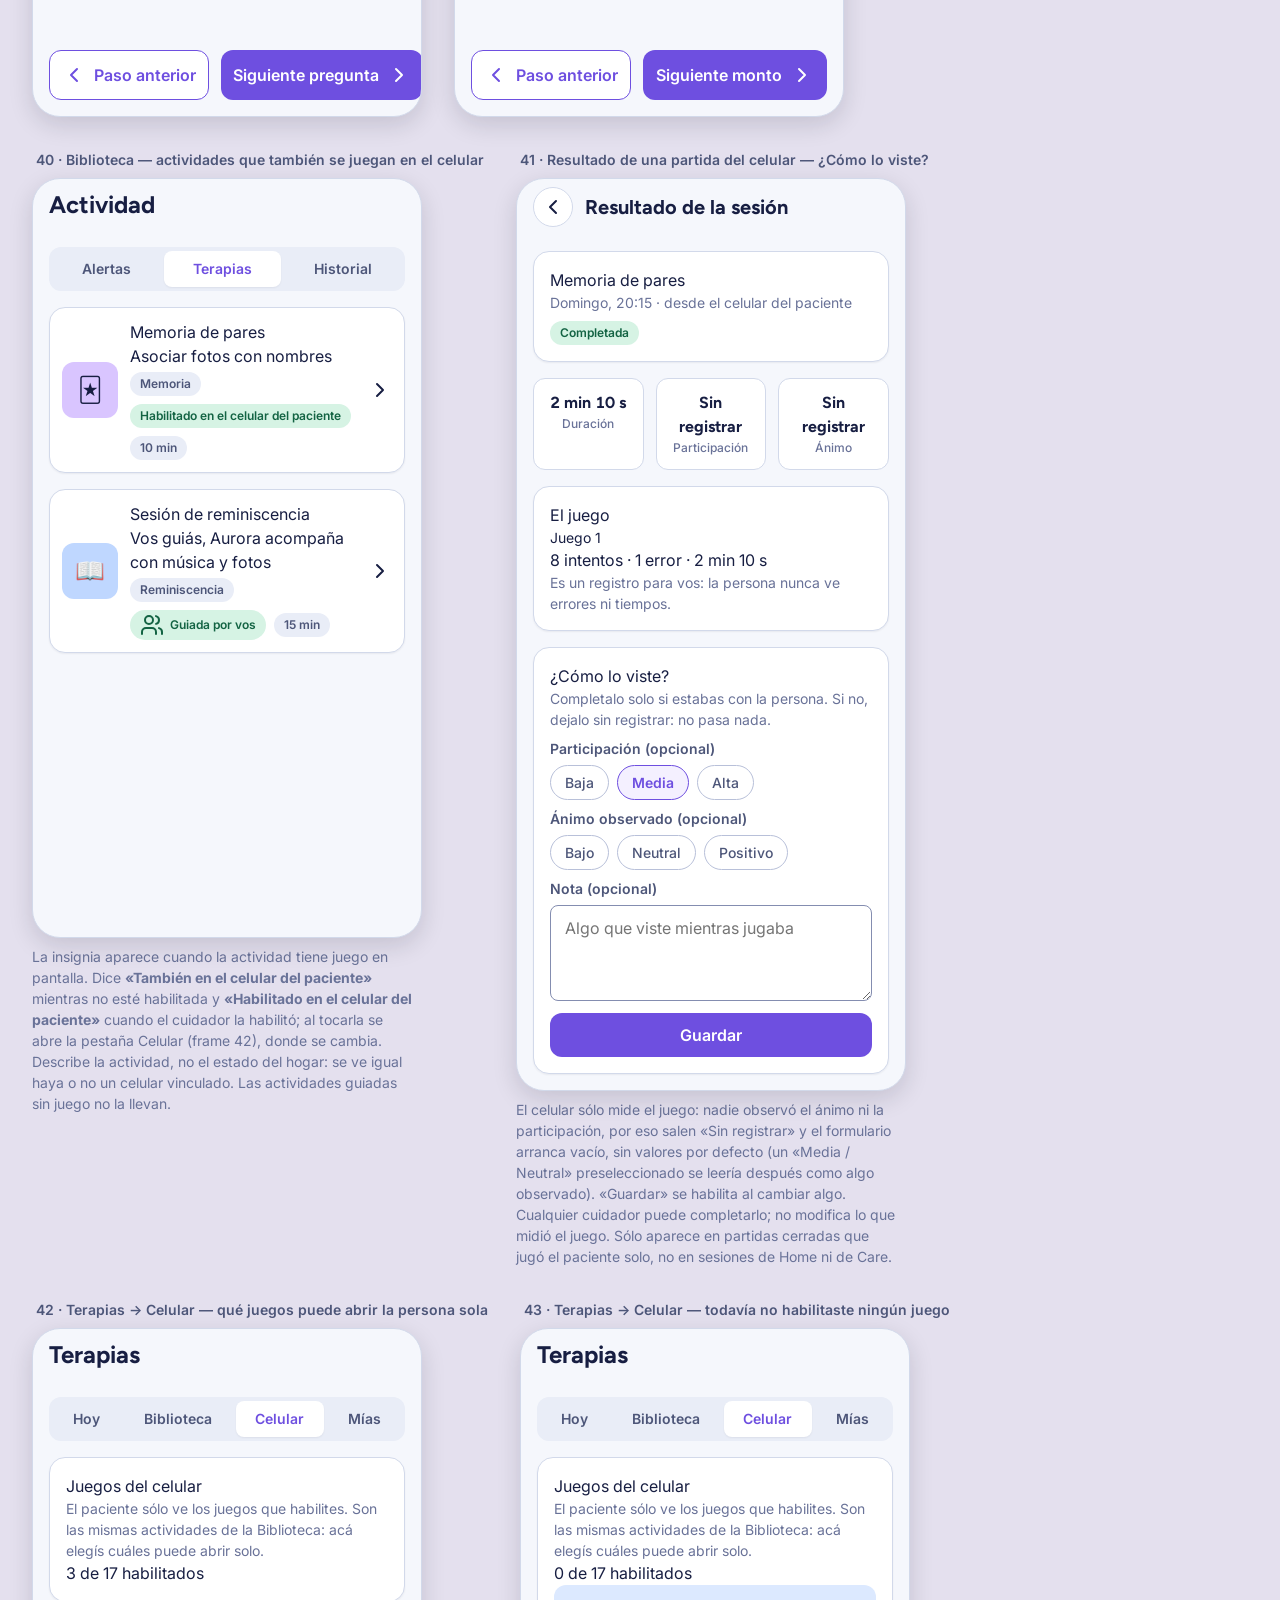
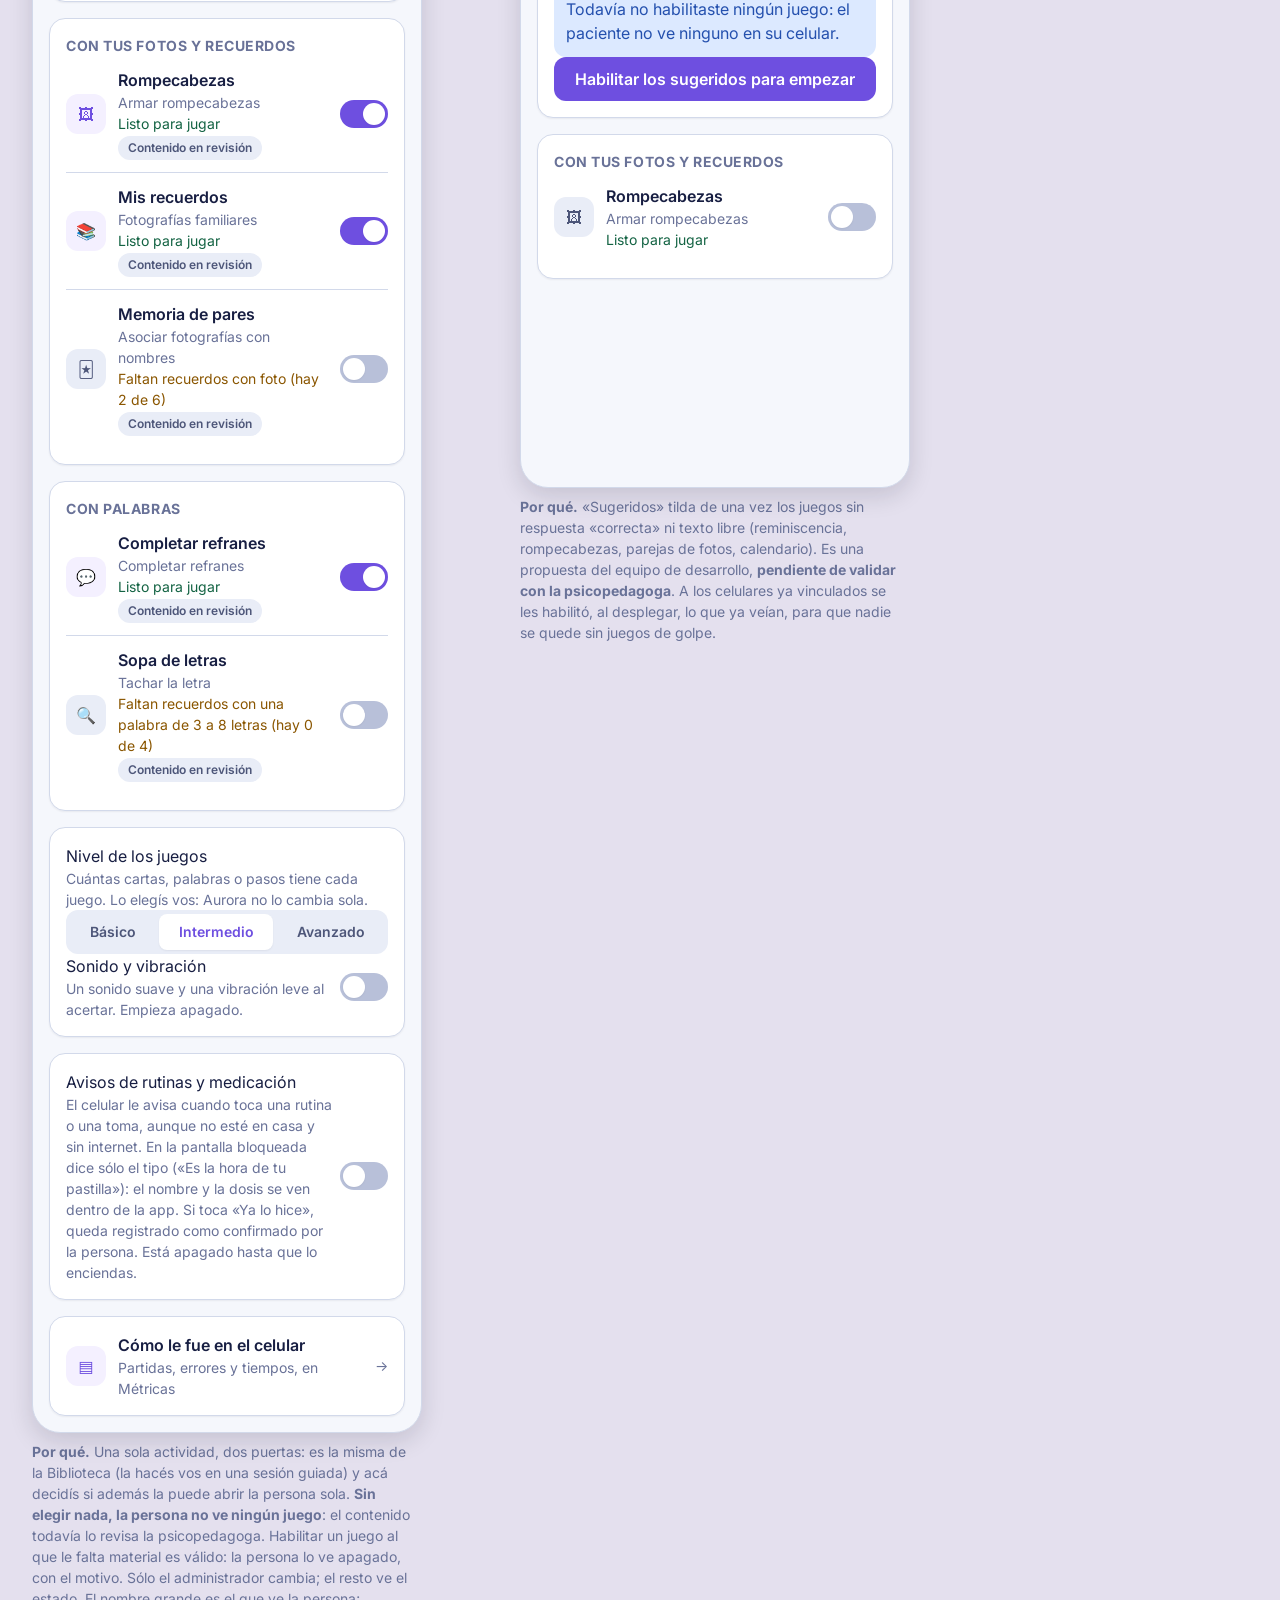
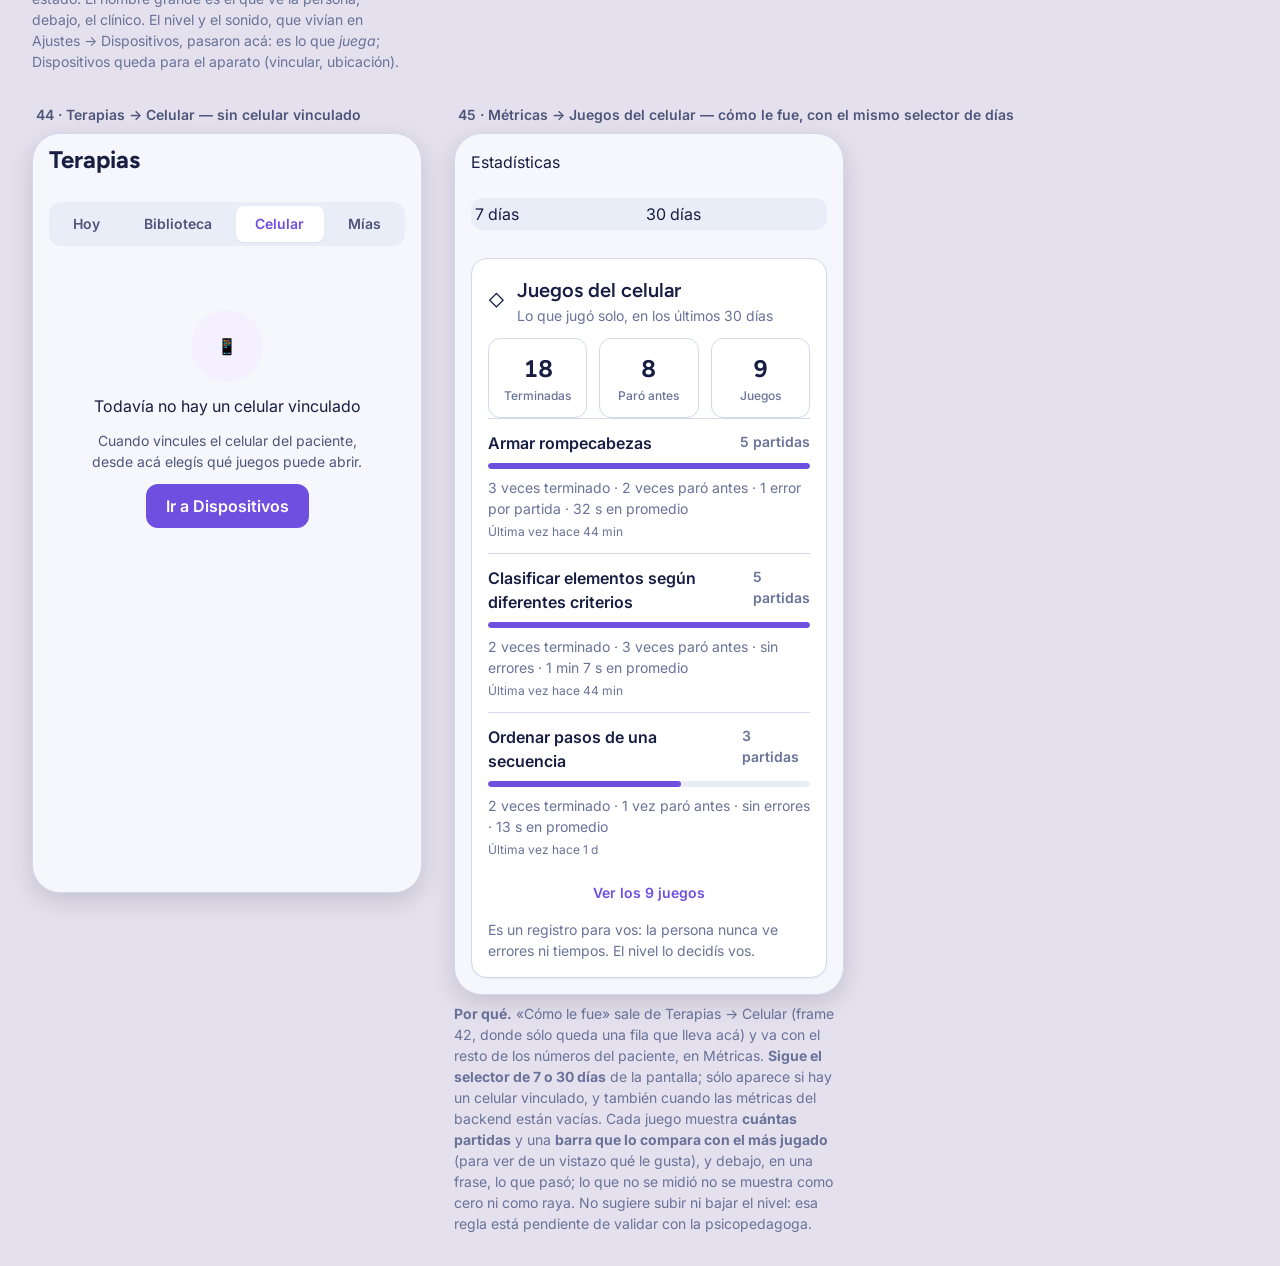
<file: Design/previews/screens-08-terapias.html>
<!DOCTYPE html>
<html lang="es-AR">
<head>
<meta charset="UTF-8"><meta name="viewport" content="width=device-width, initial-scale=1.0">
<title>Aurora Care — Terapias</title>
<link rel="preconnect" href="https://fonts.googleapis.com"><link rel="preconnect" href="https://fonts.gstatic.com" crossorigin>
<link href="https://fonts.googleapis.com/css2?family=Figtree:wght@300..900&family=Inter:wght@100..900&family=Atkinson+Hyperlegible+Next:wght@400;700&display=swap" rel="stylesheet">
<link rel="stylesheet" href="../tokens/tokens.css"><link rel="stylesheet" href="app.css">
<style>
  .ther-card { display:flex; gap: var(--space-3); background: var(--bg-surface); border:1px solid var(--border-default); border-radius: var(--radius-lg); padding: var(--space-3); box-shadow: var(--shadow-1); align-items:center; }
  .ther-thumb { width: 56px; height: 56px; border-radius: var(--radius-md); flex:none; display:grid; place-items:center; font-size: 24px; }
  .step-pill { display:flex; align-items:center; gap: var(--space-2); font-size: var(--text-xs); font-weight:700; color: var(--violet-600); letter-spacing:.04em; }
  .aurora-doing { background: var(--neutral-850); color:#fff; border-radius: var(--radius-md); padding: var(--space-3); display:flex; gap: var(--space-3); align-items:center; font-size: var(--text-sm); }
  .aurora-doing .pulse { width: 32px; height: 32px; border-radius: 50%; background: var(--gradient-aurora); flex:none; }
  .tip { display:flex; gap: var(--space-2); font-size: var(--text-sm); }
  .tip b { flex: none; }

  /* Juegos en pantalla: tocar y tocar (WCAG 2.5.7), blancos de 44 px o más, mensajes calmos. */
  .game-msg { text-align:center; font-weight:600; font-size: var(--text-md); min-height: 24px; }
  .game-msg.soft { color: var(--amber-700); }
  .game-footer { margin-top:auto; display:flex; gap: var(--space-3); }
  .game-footer .btn { white-space: nowrap; padding-inline: var(--space-3); }
  .jig-board { display:grid; gap:0; border:1px solid var(--border-default); border-radius: var(--radius-md); overflow:hidden; margin: 0 auto; }
  .jig-cell { aspect-ratio:1; border:.5px solid var(--border-default); background: var(--bg-subtle); }
  .jig-tray { display:flex; flex-wrap:wrap; gap: var(--space-2); justify-content:center; }
  .jig-piece { width: 60px; height: 60px; border-radius: var(--radius-md); border:1px solid var(--border-default); }
  .jig-piece.sel { border:3px solid var(--violet-600); }
  .seq-row { display:flex; align-items:center; gap: var(--space-3); padding: var(--space-3); border-radius: var(--radius-md); border:1px solid var(--border-default); background: var(--bg-surface); font-size: var(--text-lg); min-height:56px; }
  .seq-row.ok { background: var(--success-bg); border-color: var(--success-icon); color: var(--success-text); font-size: var(--text-md); font-weight:600; min-height:44px; }
  .seq-row .n { width:24px; text-align:center; font-weight:700; }
  .word-slots { display:flex; gap:4px; justify-content:center; }
  .word-slot { width:44px; height:52px; border:1.5px solid var(--border-default); border-radius: var(--radius-sm); display:grid; place-items:center; font-size:24px; font-weight:800; }
  .word-slot.ok { background: var(--success-bg); border-color: var(--success-icon); color: var(--success-text); }
  .word-slot.gap { border-style:dashed; border-color: var(--violet-600); }
  .tiles { display:flex; gap: var(--space-2); justify-content:center; flex-wrap:wrap; }
  .tile { width:56px; height:56px; border:1px solid var(--border-default); border-radius: var(--radius-md); background: var(--bg-surface); display:grid; place-items:center; font-size: var(--text-2xl); font-weight:800; }
  .tile.off { opacity:.35; }
  .cal-grid { display:grid; grid-template-columns: repeat(7, 1fr); gap:4px; }
  .cal-grid .h { text-align:center; font-size: var(--text-sm); font-weight:700; color: var(--text-muted); }
  .cal-day { aspect-ratio:1; display:grid; place-items:center; border:1px solid var(--border-default); border-radius: var(--radius-sm); background: var(--bg-surface); font-weight:700; }
  .cal-day.ok { background: var(--success-bg); border-color: var(--success-icon); color: var(--success-text); }
  .cal-day.blank { visibility:hidden; }
  .cash { display:flex; flex-wrap:wrap; gap: var(--space-3); justify-content:center; }
  .bill { width:84px; height:50px; border-radius: var(--radius-sm); display:grid; place-items:center; font-weight:800; color:#1B2A49; font-size: var(--text-lg); }
  .coin { width:52px; height:52px; border-radius:50%; background:#FFD54F; display:grid; place-items:center; font-weight:800; color:#1B2A49; font-size: var(--text-lg); }
  .pile { border:1px dashed var(--border-default); border-radius: var(--radius-md); min-height:72px; padding: var(--space-2); display:flex; gap: var(--space-2); flex-wrap:wrap; align-items:center; justify-content:center; }
  .pile .bill { width:60px; height:36px; font-size: var(--text-md); }
</style>
</head>
<body>
<svg style="display:none" xmlns="http://www.w3.org/2000/svg">
  <symbol id="i-house" viewBox="0 0 24 24"><path d="M15 21v-8a1 1 0 0 0-1-1h-4a1 1 0 0 0-1 1v8"/><path d="M3 10a2 2 0 0 1 .709-1.528l7-6a2 2 0 0 1 2.582 0l7 6A2 2 0 0 1 21 10v9a2 2 0 0 1-2 2H5a2 2 0 0 1-2-2z"/></symbol>
  <symbol id="i-calendar" viewBox="0 0 24 24"><path d="M8 2v3"/><path d="M16 2v3"/><rect x="3" y="3" width="18" height="18" rx="2"/><path d="M3 9h18"/></symbol>
  <symbol id="i-book" viewBox="0 0 24 24"><path d="m22 11-1.296-1.296a2.4 2.4 0 0 0-3.408 0L11 16"/><path d="M4 8a2 2 0 0 0-2 2v10a2 2 0 0 0 2 2h10a2 2 0 0 0 2-2"/><circle cx="13" cy="7" r="1" fill="currentColor"/><rect x="8" y="2" width="14" height="14" rx="2"/></symbol>
  <symbol id="i-bell" viewBox="0 0 24 24"><path d="M10.268 21a2 2 0 0 0 3.464 0"/><path d="M3.262 15.326A1 1 0 0 0 4 17h16a1 1 0 0 0 .74-1.673C19.41 13.956 18 12.499 18 8A6 6 0 0 0 6 8c0 4.499-1.411 5.956-2.738 7.326"/></symbol>
  <symbol id="i-sliders" viewBox="0 0 24 24"><path d="M10 5H3"/><path d="M12 19H3"/><path d="M14 3v4"/><path d="M16 17v4"/><path d="M21 12h-9"/><path d="M21 19h-5"/><path d="M21 5h-7"/><path d="M8 10v4"/><path d="M8 12H3"/></symbol>
  <symbol id="i-mic" viewBox="0 0 24 24"><path d="M12 19v3"/><path d="M19 10v2a7 7 0 0 1-14 0v-2"/><rect x="9" y="2" width="6" height="13" rx="3"/></symbol>
  <symbol id="i-check" viewBox="0 0 24 24"><path d="M20 6 9 17l-5-5"/></symbol>
  <symbol id="i-x" viewBox="0 0 24 24"><path d="M18 6 6 18"/><path d="m6 6 12 12"/></symbol>
  <symbol id="i-plus" viewBox="0 0 24 24"><path d="M5 12h14"/><path d="M12 5v14"/></symbol>
  <symbol id="i-chev-r" viewBox="0 0 24 24"><path d="m9 18 6-6-6-6"/></symbol>
  <symbol id="i-chev-l" viewBox="0 0 24 24"><path d="m15 18-6-6 6-6"/></symbol>
  <symbol id="i-alert" viewBox="0 0 24 24"><path d="m21.73 18-8-14a2 2 0 0 0-3.48 0l-8 14A2 2 0 0 0 4 21h16a2 2 0 0 0 1.73-3"/><path d="M12 9v4"/><path d="M12 17h.01"/></symbol>
  <symbol id="i-heart" viewBox="0 0 24 24"><path d="M2 9.5a5.5 5.5 0 0 1 9.591-3.676.56.56 0 0 0 .818 0A5.49 5.49 0 0 1 22 9.5c0 2.29-1.5 4-3 5.5l-5.492 5.313a2 2 0 0 1-3 .019L5 15c-1.5-1.5-3-3.2-3-5.5"/></symbol>
  <symbol id="i-clock" viewBox="0 0 24 24"><circle cx="12" cy="12" r="10"/><path d="M12 6v6l4 2"/></symbol>
  <symbol id="i-user" viewBox="0 0 24 24"><path d="M19 21v-2a4 4 0 0 0-4-4H9a4 4 0 0 0-4 4v2"/><circle cx="12" cy="7" r="4"/></symbol>
  <symbol id="i-users" viewBox="0 0 24 24"><path d="M16 21v-2a4 4 0 0 0-4-4H6a4 4 0 0 0-4 4v2"/><path d="M16 3.128a4 4 0 0 1 0 7.744"/><path d="M22 21v-2a4 4 0 0 0-3-3.87"/><circle cx="9" cy="7" r="4"/></symbol>
  <symbol id="i-volume" viewBox="0 0 24 24"><path d="M11 4.702a.705.705 0 0 0-1.203-.498L6.413 7.587A1.4 1.4 0 0 1 5.416 8H3a1 1 0 0 0-1 1v6a1 1 0 0 0 1 1h2.416a1.4 1.4 0 0 1 .997.413l3.383 3.384A.705.705 0 0 0 11 19.298z"/><path d="M16 9a5 5 0 0 1 0 6"/><path d="M19.364 18.364a9 9 0 0 0 0-12.728"/></symbol>
  <symbol id="i-music" viewBox="0 0 24 24"><path d="M9 18V5l12-2v13"/><circle cx="6" cy="18" r="3"/><circle cx="18" cy="16" r="3"/></symbol>
  <symbol id="i-pause" viewBox="0 0 24 24"><rect x="14" y="3" width="5" height="18" rx="1"/><rect x="5" y="3" width="5" height="18" rx="1"/></symbol>
  <symbol id="i-puzzle" viewBox="0 0 24 24"><path d="M15.39 4.39a1 1 0 0 0 1.68-.474 2.5 2.5 0 1 1 3.014 3.015 1 1 0 0 0-.474 1.68l1.683 1.682a2.414 2.414 0 0 1 0 3.414L19.61 15.39a1 1 0 0 1-1.68-.474 2.5 2.5 0 1 0-3.014 3.015 1 1 0 0 1 .474 1.68l-1.683 1.682a2.414 2.414 0 0 1-3.414 0L8.61 19.61a1 1 0 0 0-1.68.474 2.5 2.5 0 1 1-3.014-3.015 1 1 0 0 0 .474-1.68l-1.683-1.682a2.414 2.414 0 0 1 0-3.414L4.39 8.61a1 1 0 0 1 1.68.474 2.5 2.5 0 1 0 3.014-3.015 1 1 0 0 1-.474-1.68l1.683-1.682a2.414 2.414 0 0 1 3.414 0z"/></symbol>
  <symbol id="i-sparkle" viewBox="0 0 24 24"><path d="M11.017 2.814a1 1 0 0 1 1.966 0l1.051 5.558a2 2 0 0 0 1.594 1.594l5.558 1.051a1 1 0 0 1 0 1.966l-5.558 1.051a2 2 0 0 0-1.594 1.594l-1.051 5.558a1 1 0 0 1-1.966 0l-1.051-5.558a2 2 0 0 0-1.594-1.594l-5.558-1.051a1 1 0 0 1 0-1.966l5.558-1.051a2 2 0 0 0 1.594-1.594z"/><path d="M20 2v4"/><path d="M22 4h-4"/><circle cx="4" cy="20" r="2"/></symbol>
</svg>

<h1 class="gallery-title">Terapias — Actividad</h1>
<p class="gallery-sub">Tercer segmento del tab Actividad (cuadros 33-38: juegos en pantalla, tocar y tocar): actividades autónomas de Aurora (trivia, lógica, memoria — F9) y sesiones guiadas cuidador+Aurora en dúo (F8). Los descubrimientos van a la cola de validación de Recuerdos (RN6).</p>

<div class="gallery">

  <!-- T1: BIBLIOTECA -->
  <div><p class="frame-label">29 · Actividad — Terapias (biblioteca)</p>
  <div class="phone"><div class="screen">
    <div class="statusbar"><span>16:10</span><span>●●● ᯤ 78%</span></div>
    <div class="topbar"><div class="title">Actividad</div></div>
    <div class="content">
      <div class="seg"><button>Alertas</button><button class="active">Terapias</button><button>Historial</button></div>
      <div class="kpis">
        <div class="kpi"><div class="k-val">5</div><div class="k-lbl">Actividades 7d</div></div>
        <div class="kpi"><div class="k-val">Alta</div><div class="k-lbl">Participación</div></div>
        <div class="kpi"><div class="k-val">2</div><div class="k-lbl">Descubrimientos</div></div>
      </div>
      <div class="card" style="background: var(--violet-50); border-color: var(--violet-200)">
        <div class="card-title" style="margin-bottom:var(--space-2)"><svg class="ic"><use href="#i-sparkle"/></svg>Sugerida para hoy</div>
        <div class="r-title">Reminiscencia: el casamiento</div>
        <p class="muted">A Ana le hizo muy bien la última vez. Ideal para la tarde.</p>
        <div class="hstack" style="margin-top: var(--space-3)">
          <button class="btn btn-primary btn-sm" style="flex:1"><svg class="ic"><use href="#i-users"/></svg>Hacerla juntos</button>
          <button class="btn btn-secondary btn-sm" style="flex:1"><svg class="ic"><use href="#i-mic"/></svg>Que la haga Aurora</button>
        </div>
      </div>
      <div class="hstack"><span class="chip selected">Todas</span><span class="chip">Reminiscencia</span><span class="chip">Trivias</span><span class="chip">Lógica</span><span class="chip"><svg class="ic"><use href="#i-music"/></svg>Música</span></div>
      <div class="ther-card"><div class="ther-thumb" style="background: var(--peach)">🎵</div>
        <div style="flex:1"><div class="r-title">Trivia de su época</div><div class="r-sub">Tango, cine y radio de los 60</div>
          <div class="hstack" style="margin-top:4px"><span class="badge info"><svg class="ic"><use href="#i-mic"/></svg>La hace Aurora</span><span class="badge neutral">10 min</span></div></div>
        <svg class="ic chev"><use href="#i-chev-r"/></svg></div>
      <div class="ther-card"><div class="ther-thumb" style="background: var(--mint)">🧩</div>
        <div style="flex:1"><div class="r-title">Lógica de todos los días</div><div class="r-sub">Secuencias simples: el mate, la huerta</div>
          <div class="hstack" style="margin-top:4px"><span class="badge info"><svg class="ic"><use href="#i-mic"/></svg>La hace Aurora</span><span class="badge neutral">Nivel: se adapta</span></div></div>
        <svg class="ic chev"><use href="#i-chev-r"/></svg></div>
      <div class="ther-card"><div class="ther-thumb" style="background: var(--sky)">📖</div>
        <div style="flex:1"><div class="r-title">Sesión de reminiscencia</div><div class="r-sub">Vos guiás, Aurora acompaña con música y fotos</div>
          <div class="hstack" style="margin-top:4px"><span class="badge ok"><svg class="ic"><use href="#i-users"/></svg>Guiada por vos</span><span class="badge neutral">15 min</span></div></div>
        <svg class="ic chev"><use href="#i-chev-r"/></svg></div>
      <div class="ther-card"><div class="ther-thumb" style="background: var(--lilac)">🃏</div>
        <div style="flex:1"><div class="r-title">Juego de memoria con recuerdos</div><div class="r-sub">Preguntas sobre su propia historia (9 recuerdos activos)</div>
          <div class="hstack" style="margin-top:4px"><span class="badge info"><svg class="ic"><use href="#i-mic"/></svg>La hace Aurora</span></div></div>
        <svg class="ic chev"><use href="#i-chev-r"/></svg></div>
    </div>
    <div class="tabbar">
      <div class="tab"><svg class="ic"><use href="#i-house"/></svg>Inicio</div>
      <div class="tab"><svg class="ic"><use href="#i-calendar"/></svg>Rutinas</div>
      <div class="tab"><svg class="ic"><use href="#i-book"/></svg>Recuerdos</div>
      <div class="tab active"><svg class="ic"><use href="#i-bell"/></svg>Actividad</div>
      <div class="tab"><svg class="ic"><use href="#i-sliders"/></svg>Ajustes</div>
    </div>
  </div></div></div>

  <!-- T2: DETALLE AUTONOMA -->
  <div><p class="frame-label">30 · Actividad autónoma — trivia (config y resultados)</p>
  <div class="phone"><div class="screen">
    <div class="topbar"><div class="back"><svg class="ic"><use href="#i-chev-l"/></svg></div><div class="title small">Trivia de su época</div></div>
    <div class="content">
      <div class="aurora-doing"><div class="pulse"></div>
        <div><b>La hace Aurora, sola con Ana.</b><br>Preguntas por voz sobre tango, cine y radio de los 60. Si Ana no sabe, Aurora da la respuesta con cariño y baja la dificultad.</div></div>
      <div class="field"><label>Duración</label><div class="seg"><button class="active">10 min</button><button>15 min</button></div></div>
      <div class="field"><label>Dificultad</label>
        <div class="seg"><button class="active">Automática</button><button>Fija: fácil</button></div>
        <span class="help">Se ajusta con el desempeño de Ana; nunca le muestra errores ni puntajes.</span></div>
      <div class="field"><label>Conectar con sus recuerdos</label>
        <div class="spread"><span class="muted" style="flex:1">Usa los recuerdos aprobados («esa la bailabas con Roberto»)</span><button class="toggle on" aria-label="activado"></button></div></div>
      <button class="btn btn-primary btn-block"><svg class="ic"><use href="#i-mic"/></svg>Iniciar ahora</button>
      <button class="btn btn-secondary btn-block"><svg class="ic"><use href="#i-calendar"/></svg>Programar como rutina</button>
      <div class="sect-label">Últimas veces</div>
      <div class="list">
        <div class="row"><div class="r-icon ok"><svg class="ic"><use href="#i-check"/></svg></div>
          <div class="r-main"><div class="r-title" style="font-size:var(--text-sm)">Ayer · 10 min</div><div class="r-sub">Participación alta · ánimo positivo · 1 descubrimiento</div></div></div>
        <div class="row"><div class="r-icon ok"><svg class="ic"><use href="#i-check"/></svg></div>
          <div class="r-main"><div class="r-title" style="font-size:var(--text-sm)">Sábado · 8 min</div><div class="r-sub">Participación media · pidió terminar antes (salida con calma)</div></div></div>
      </div>
    </div>
  </div></div></div>

  <!-- T3: PLAYER SESION GUIADA -->
  <div><p class="frame-label">31 · Sesión guiada — player paso a paso</p>
  <div class="phone"><div class="screen">
    <div class="topbar"><div class="back" title="Terminar antes: pide confirmación y no cuenta como un fallo"><svg class="ic"><use href="#i-x"/></svg></div><div class="title small">Reminiscencia: el casamiento</div><span class="muted" style="font-variant-numeric:tabular-nums">04:32</span></div>
    <div class="stepper"><span class="done"></span><span class="current"></span><span></span><span></span></div>
    <div class="content">
      <div class="step-pill"><svg class="ic" style="width:16px;height:16px"><use href="#i-music"/></svg>PASO 2 DE 4 · APERTURA</div>
      <div class="card" style="border-color: var(--violet-300); border-width:1.5px">
        <div class="r-title" style="font-size: var(--text-xl); font-family: var(--font-heading)">Dejá que la música haga su trabajo</div>
        <p style="margin-top: var(--space-2)">Cuando Ana la reconozca, preguntale:</p>
        <p style="font-size: var(--text-lg); font-weight:600; color: var(--violet-700); margin-top: var(--space-2)">«¿Te acordás de la primera vez que la escuchaste?»</p>
      </div>
      <div class="aurora-doing"><div class="pulse"></div>
        <div><b>Aurora ahora:</b> suena «Por una cabeza» bajito y el display muestra la foto del casamiento.</div></div>
      <div class="card">
        <div class="tip"><b>💡</b><span>Dejala terminar aunque repita o mezcle detalles — no la corrijas, lo importante es la emoción, no la exactitud.</span></div>
        <div class="tip" style="margin-top: var(--space-2)"><b>🚫</b><span>Evitá «¿no te acordás?» — genera frustración.</span></div>
      </div>
      <div class="hstack" style="margin-top:auto">
        <button class="btn btn-secondary" style="flex:1"><svg class="ic"><use href="#i-chev-l"/></svg>Paso anterior</button>
        <button class="btn btn-primary" style="flex:1.4">Siguiente paso<svg class="ic"><use href="#i-chev-r"/></svg></button>
      </div>
    </div>
  </div></div></div>

  <!-- T4: RESULTADOS + DESCUBRIMIENTO -->
  <div><p class="frame-label">32 · Resultados + descubrimiento de Aurora</p>
  <div class="phone"><div class="screen">
    <div class="topbar"><div class="back"><svg class="ic"><use href="#i-chev-l"/></svg></div><div class="title small">Sesión terminada</div></div>
    <div class="content">
      <div class="empty" style="padding: var(--space-4) 0 0">
        <div class="e-icon" style="background: var(--success-bg); color: var(--success-icon)"><svg class="ic"><use href="#i-check"/></svg></div>
        <h3>Muy linda sesión</h3>
        <p>14 minutos · participación alta · ánimo positivo al cierre</p>
      </div>
      <div class="kpis">
        <div class="kpi"><div class="k-val">14’</div><div class="k-lbl">Duración</div></div>
        <div class="kpi"><div class="k-val">Alta</div><div class="k-lbl">Participación</div></div>
        <div class="kpi"><div class="k-val">😊</div><div class="k-lbl">Ánimo al cierre</div></div>
      </div>
      <div class="card" style="background: var(--violet-50); border-color: var(--violet-200)">
        <div class="card-title" style="margin-bottom: var(--space-2)"><svg class="ic"><use href="#i-sparkle"/></svg>Aurora descubrió algo</div>
        <p style="font-size: var(--text-md)">«El vestido del casamiento <b>era de mi madre, lo cosió ella</b>.»</p>
        <p class="muted" style="margin-top: 6px">Lo contó Ana durante la sesión. Si es correcto, se suma a su recuerdo del casamiento y Aurora podrá mencionarlo.</p>
        <div class="hstack" style="margin-top: var(--space-3)">
          <button class="btn btn-primary btn-sm" style="flex:1"><svg class="ic"><use href="#i-check"/></svg>Es correcto</button>
          <button class="btn btn-secondary btn-sm" style="flex:1">Editar</button>
          <button class="btn btn-ghost btn-sm"><svg class="ic"><use href="#i-x"/></svg></button>
        </div>
        <p class="muted" style="margin-top: var(--space-2)">Nada entra a la memoria de Aurora sin tu validación (RN6).</p>
      </div>
      <div class="card">
        <div class="tip"><b>📈</b><span>La próxima trivia va a incluir preguntas sobre este recuerdo, en el nivel que le resultó cómodo hoy.</span></div>
      </div>
      <button class="btn btn-primary btn-block">Listo</button>
    </div>
  </div></div></div>

  <!-- GAME 33 -->
  <div><p class="frame-label">33 · Rompecabezas con foto — tocar y tocar</p>
  <div class="phone"><div class="screen">
    <div class="topbar"><div class="back"><svg class="ic"><use href="#i-x"/></svg></div><div class="title small">Armar rompecabezas</div><span class="muted" style="font-variant-numeric:tabular-nums">01:10</span></div>
    <div class="stepper"><span class="done"></span><span class="current"></span></div>
    <div class="content">
      <div class="step-pill">PASO 2 DE 2 · JUEGO</div>
      <p class="muted" style="font-size:var(--text-sm)">Tocá una pieza y después el lugar donde va, hasta completar la foto.</p>
      <div class="jig-board" style="grid-template-columns:repeat(3,1fr); width:300px">
        <div class="jig-cell" style="background:linear-gradient(#6fb7ff,#bfe3ff)"></div><div class="jig-cell" style="background:linear-gradient(#cfe9ff 40%, #8d6e63 41% 75%, #e57373 76%)"></div><div class="jig-cell" style="background:radial-gradient(circle at 70% 40%, #ffd54a 0 30%, #9fd0ff 31%)"></div>
        <div class="jig-cell"></div><div class="jig-cell"></div><div class="jig-cell"></div>
      </div>
      <div class="game-msg">¡Muy bien! Esa va ahí.</div>
      <div class="jig-tray"><div class="jig-piece" style="background:linear-gradient(#cfe9ff 40%, #4caf50 41%)"></div><div class="jig-piece" style="background:linear-gradient(#cfe9ff 35%, #e57373 36% 70%, #4caf50 71%)"></div><div class="jig-piece sel" style="background:linear-gradient(#bfe3ff 20%, #4caf50 21%)"></div><div class="jig-piece" style="background:linear-gradient(#6fb7ff,#bfe3ff)"></div><div class="jig-piece" style="background:linear-gradient(#cfe9ff 40%, #8d6e63 41% 75%, #e57373 76%)"></div></div>
      <p class="muted" style="font-size:var(--text-xs);text-align:center">Si va en otro lugar: «Esa va en otro lugar. Probá de nuevo.» · Hasta 6 piezas hay una guía tenue; con 9 se juega sin ella.</p>
      <div class="game-footer">
        <button class="btn btn-secondary" style="flex:1"><svg class="ic"><use href="#i-chev-l"/></svg>Paso anterior</button>
        <button class="btn btn-primary" style="flex:1.2">Siguiente paso<svg class="ic"><use href="#i-chev-r"/></svg></button>
      </div>
    </div>
  </div></div></div>

  <!-- GAME 34 -->
  <div><p class="frame-label">34 · Ordenar secuencias</p>
  <div class="phone"><div class="screen">
    <div class="topbar"><div class="back"><svg class="ic"><use href="#i-x"/></svg></div><div class="title small">Ordenar pasos de una secuencia</div><span class="muted" style="font-variant-numeric:tabular-nums">01:10</span></div>
    <div class="stepper"><span class="done"></span><span class="current"></span></div>
    <div class="content">
      <div class="step-pill">PASO 2 DE 2 · JUEGO</div>
      <p style="font-size:var(--text-lg);font-weight:700">Ordená los pasos para preparar un mate.</p>
      <div class="seq-row ok"><span class="n">1</span>Poner la yerba en el mate</div>
      <div class="game-msg">¡Muy bien! Ahora el paso 2 de 4.</div>
      <div class="seq-row">Cebar con agua caliente</div>
      <div class="seq-row">Agregar un poco de agua tibia</div>
      <div class="seq-row">Tomar el primer mate</div>
      <div class="game-footer">
        <button class="btn btn-secondary" style="flex:1"><svg class="ic"><use href="#i-chev-l"/></svg>Paso anterior</button>
        <button class="btn btn-primary" style="flex:1.2">Siguiente paso<svg class="ic"><use href="#i-chev-r"/></svg></button>
      </div>
    </div>
  </div></div></div>

  <!-- GAME 35 -->
  <div><p class="frame-label">35 · Ordenar las letras</p>
  <div class="phone"><div class="screen">
    <div class="topbar"><div class="back"><svg class="ic"><use href="#i-x"/></svg></div><div class="title small">Lectura y comprensión</div><span class="muted" style="font-variant-numeric:tabular-nums">01:10</span></div>
    <div class="stepper"><span class="done"></span><span class="current"></span></div>
    <div class="content">
      <div class="step-pill">PASO 2 DE 2 · JUEGO</div>
      <p class="muted" style="text-align:center;font-size:var(--text-sm);font-weight:600">Palabra 1 de 3</p>
      <p style="text-align:center;font-size:var(--text-lg);font-weight:700">Es una persona.</p>
      <div class="word-slots"><div class="word-slot ok">R</div><div class="word-slot"></div><div class="word-slot"></div><div class="word-slot"></div></div>
      <div class="game-msg">¡Muy bien!</div>
      <div class="tiles"><div class="tile">O</div><div class="tile">S</div><div class="tile">A</div></div>
      <p class="muted" style="font-size:var(--text-xs);text-align:center">Cada ficha se valida al tocarla; la que no va vuelve con «Esa letra no va ahora. Probá con otra.»</p>
      <div class="game-footer">
        <button class="btn btn-secondary" style="flex:1"><svg class="ic"><use href="#i-chev-l"/></svg>Paso anterior</button>
        <button class="btn btn-primary" style="flex:1.2">Siguiente paso<svg class="ic"><use href="#i-chev-r"/></svg></button>
      </div>
    </div>
  </div></div></div>

  <!-- GAME 36 -->
  <div><p class="frame-label">36 · La letra que falta</p>
  <div class="phone"><div class="screen">
    <div class="topbar"><div class="back"><svg class="ic"><use href="#i-x"/></svg></div><div class="title small">Lectura y comprensión</div><span class="muted" style="font-variant-numeric:tabular-nums">01:10</span></div>
    <div class="stepper"><span class="done"></span><span class="current"></span></div>
    <div class="content">
      <div class="step-pill">PASO 2 DE 2 · JUEGO</div>
      <p class="muted" style="text-align:center;font-size:var(--text-sm);font-weight:600">Palabra 1 de 2</p>
      <p style="text-align:center;font-size:var(--text-lg);font-weight:700">Es una fruta.</p>
      <div class="word-slots">
        <div class="word-slot">M</div><div class="word-slot">A</div><div class="word-slot gap"></div><div class="word-slot">Z</div><div class="word-slot">A</div><div class="word-slot">N</div><div class="word-slot">A</div>
      </div>
      <div class="game-msg soft">Esa letra no es. Probá con otra.</div>
      <div class="tiles"><div class="tile off">R</div><div class="tile">N</div><div class="tile">L</div></div>
      <div class="game-footer">
        <button class="btn btn-secondary" style="flex:1"><svg class="ic"><use href="#i-chev-l"/></svg>Paso anterior</button>
        <button class="btn btn-primary" style="flex:1.2">Siguiente paso<svg class="ic"><use href="#i-chev-r"/></svg></button>
      </div>
    </div>
  </div></div></div>

  <!-- GAME 37 -->
  <div><p class="frame-label">37 · Calendario — orientación en el tiempo</p>
  <div class="phone"><div class="screen">
    <div class="topbar"><div class="back"><svg class="ic"><use href="#i-x"/></svg></div><div class="title small">Utilizar calendarios y agendas</div><span class="muted" style="font-variant-numeric:tabular-nums">01:10</span></div>
    <div class="stepper"><span class="done"></span><span class="current"></span></div>
    <div class="content">
      <div class="step-pill">PASO 2 DE 2 · JUEGO</div>
      <p class="muted" style="text-align:center;font-size:var(--text-sm);font-weight:600">Pregunta 1 de 3</p>
      <p style="text-align:center;font-size:var(--text-xl);font-weight:800">¿Cuál es el día de hoy?</p>
      <p style="text-align:center;font-size:var(--text-lg);font-weight:700;margin-bottom:4px">Octubre 2026</p>
      <div class="cal-grid"><span class="h">L</span><span class="h">M</span><span class="h">M</span><span class="h">J</span><span class="h">V</span><span class="h">S</span><span class="h">D</span><div class="cal-day blank"></div><div class="cal-day blank"></div><div class="cal-day blank"></div><div class="cal-day">1</div><div class="cal-day">2</div><div class="cal-day">3</div><div class="cal-day">4</div><div class="cal-day">5</div><div class="cal-day ok">6</div><div class="cal-day">7</div><div class="cal-day">8</div><div class="cal-day">9</div><div class="cal-day">10</div><div class="cal-day">11</div><div class="cal-day">12</div><div class="cal-day">13</div><div class="cal-day">14</div><div class="cal-day">15</div><div class="cal-day">16</div><div class="cal-day">17</div><div class="cal-day">18</div><div class="cal-day">19</div><div class="cal-day">20</div><div class="cal-day">21</div><div class="cal-day">22</div><div class="cal-day">23</div><div class="cal-day">24</div><div class="cal-day">25</div><div class="cal-day">26</div><div class="cal-day">27</div><div class="cal-day">28</div><div class="cal-day">29</div><div class="cal-day">30</div><div class="cal-day">31</div></div>
      <div class="game-msg">¡Muy bien!</div>
      <div class="game-footer">
        <button class="btn btn-secondary" style="flex:1"><svg class="ic"><use href="#i-chev-l"/></svg>Paso anterior</button>
        <button class="btn btn-primary" style="flex:1.2">Siguiente pregunta<svg class="ic"><use href="#i-chev-r"/></svg></button>
      </div>
    </div>
  </div></div></div>

  <!-- GAME 38 -->
  <div><p class="frame-label">38 · Dinero simulado</p>
  <div class="phone"><div class="screen">
    <div class="topbar"><div class="back"><svg class="ic"><use href="#i-x"/></svg></div><div class="title small">Manejo simulado de dinero</div><span class="muted" style="font-variant-numeric:tabular-nums">01:10</span></div>
    <div class="stepper"><span class="done"></span><span class="current"></span></div>
    <div class="content">
      <div class="step-pill">PASO 2 DE 2 · JUEGO</div>
      <p class="muted" style="text-align:center;font-size:var(--text-sm);font-weight:600">Monto 1 de 2</p>
      <p style="text-align:center;font-size:var(--text-lg);font-weight:800">Para pagar el pan: armá $120.</p>
      <p style="text-align:center;font-size:var(--text-2xl);font-weight:800;color:var(--success-text)">$120 de $120</p>
      <div class="pile"><div class="bill" style="background:#CE93D8">$100</div><div class="bill" style="background:#EF9A9A">$20</div></div>
      <div class="game-msg">¡Justo! Armaste $120.</div>
      <div class="cash"><div class="coin">$10</div><div class="bill" style="background:#EF9A9A">$20</div><div class="bill" style="background:#90CAF9">$50</div><div class="bill" style="background:#CE93D8">$100</div></div>
      <p class="muted" style="font-size:var(--text-xs);text-align:center">El billete que haría pasarse no se agrega («Con ese se pasa. Probá con uno más chico.»); tocar uno del montón lo saca.</p>
      <div class="game-footer">
        <button class="btn btn-secondary" style="flex:1"><svg class="ic"><use href="#i-chev-l"/></svg>Paso anterior</button>
        <button class="btn btn-primary" style="flex:1.2">Siguiente monto<svg class="ic"><use href="#i-chev-r"/></svg></button>
      </div>
    </div>
  </div></div></div>

  <!-- 40: BIBLIOTECA CON JUEGO PARA EL CELULAR -->
  <div><p class="frame-label">40 · Biblioteca — actividades que también se juegan en el celular</p>
  <div class="phone"><div class="screen">
    <div class="topbar"><div class="title">Actividad</div></div>
    <div class="content">
      <div class="seg"><button>Alertas</button><button class="active">Terapias</button><button>Historial</button></div>
      <div class="ther-card"><div class="ther-thumb" style="background: var(--lilac)">🃏</div>
        <div style="flex:1"><div class="r-title">Memoria de pares</div><div class="r-sub">Asociar fotos con nombres</div>
          <div class="hstack" style="margin-top:4px;flex-wrap:wrap"><span class="badge neutral">Memoria</span><span class="badge ok">Habilitado en el celular del paciente</span><span class="badge neutral">10 min</span></div></div>
        <svg class="ic chev"><use href="#i-chev-r"/></svg></div>
      <div class="ther-card"><div class="ther-thumb" style="background: var(--sky)">📖</div>
        <div style="flex:1"><div class="r-title">Sesión de reminiscencia</div><div class="r-sub">Vos guiás, Aurora acompaña con música y fotos</div>
          <div class="hstack" style="margin-top:4px;flex-wrap:wrap"><span class="badge neutral">Reminiscencia</span><span class="badge ok"><svg class="ic"><use href="#i-users"/></svg>Guiada por vos</span><span class="badge neutral">15 min</span></div></div>
        <svg class="ic chev"><use href="#i-chev-r"/></svg></div>
    </div>
  </div></div>
  <p style="max-width:380px;font-size:var(--text-sm);color:var(--text-muted);margin-top:var(--space-2)">La insignia aparece cuando la actividad tiene juego en pantalla. Dice <b>«También en el celular del paciente»</b> mientras no esté habilitada y <b>«Habilitado en el celular del paciente»</b> cuando el cuidador la habilitó; al tocarla se abre la pestaña Celular (frame 42), donde se cambia. Describe la actividad, no el estado del hogar: se ve igual haya o no un celular vinculado. Las actividades guiadas sin juego no la llevan.</p></div>

  <!-- 41: RESULTADO DE UNA PARTIDA DEL CELULAR -->
  <div><p class="frame-label">41 · Resultado de una partida del celular — ¿Cómo lo viste?</p>
  <div class="phone"><div class="screen">
    <div class="topbar"><div class="back"><svg class="ic"><use href="#i-chev-l"/></svg></div><div class="title small">Resultado de la sesión</div></div>
    <div class="content">
      <div class="card">
        <div class="r-title">Memoria de pares</div>
        <p class="muted">Domingo, 20:15 · desde el celular del paciente</p>
        <div class="hstack" style="margin-top:var(--space-2)"><span class="badge ok">Completada</span></div>
      </div>
      <div class="kpis">
        <div class="kpi"><div class="k-val" style="font-size:var(--text-md)">2 min 10 s</div><div class="k-lbl">Duración</div></div>
        <div class="kpi"><div class="k-val" style="font-size:var(--text-md)">Sin registrar</div><div class="k-lbl">Participación</div></div>
        <div class="kpi"><div class="k-val" style="font-size:var(--text-md)">Sin registrar</div><div class="k-lbl">Ánimo</div></div>
      </div>
      <div class="card">
        <div class="r-title">El juego</div>
        <div class="r-title" style="font-size:var(--text-sm)">Juego 1</div>
        <div class="r-sub">8 intentos · 1 error · 2 min 10 s</div>
        <p class="muted">Es un registro para vos: la persona nunca ve errores ni tiempos.</p>
      </div>
      <div class="card">
        <div class="r-title">¿Cómo lo viste?</div>
        <p class="muted">Completalo solo si estabas con la persona. Si no, dejalo sin registrar: no pasa nada.</p>
        <div class="field" style="margin-top:var(--space-2)"><label>Participación (opcional)</label>
          <div class="hstack"><span class="chip">Baja</span><span class="chip selected">Media</span><span class="chip">Alta</span></div></div>
        <div class="field" style="margin-top:var(--space-2)"><label>Ánimo observado (opcional)</label>
          <div class="hstack"><span class="chip">Bajo</span><span class="chip">Neutral</span><span class="chip">Positivo</span></div></div>
        <div class="field" style="margin-top:var(--space-2)"><label>Nota (opcional)</label><textarea class="input" placeholder="Algo que viste mientras jugaba"></textarea></div>
        <button class="btn btn-primary btn-block" style="margin-top:var(--space-3)">Guardar</button>
      </div>
    </div>
  </div></div>
  <p style="max-width:380px;font-size:var(--text-sm);color:var(--text-muted);margin-top:var(--space-2)">El celular sólo mide el juego: nadie observó el ánimo ni la participación, por eso salen «Sin registrar» y el formulario arranca vacío, sin valores por defecto (un «Media / Neutral» preseleccionado se leería después como algo observado). «Guardar» se habilita al cambiar algo. Cualquier cuidador puede completarlo; no modifica lo que midió el juego. Sólo aparece en partidas cerradas que jugó el paciente solo, no en sesiones de Home ni de Care.</p></div>

  <!-- 42: TERAPIAS · CELULAR -->
  <div><p class="frame-label">42 · Terapias → Celular — qué juegos puede abrir la persona sola</p>
  <div class="phone"><div class="screen">
    <div class="topbar"><div class="title">Terapias</div></div>
    <div class="content">
      <div class="seg"><button>Hoy</button><button>Biblioteca</button><button class="active">Celular</button><button>Mías</button></div>
      <div class="card">
        <div class="r-title">Juegos del celular</div>
        <p class="muted">El paciente sólo ve los juegos que habilites. Son las mismas actividades de la Biblioteca: acá elegís cuáles puede abrir solo.</p>
        <div class="r-title" style="font-size:var(--text-md)">3 de 17 habilitados</div>
      </div>
      <div class="card">
        <p class="muted" style="font-weight:700;letter-spacing:.04em">CON TUS FOTOS Y RECUERDOS</p>
        <div class="row" style="padding-inline:0"><div class="r-icon brand">🖼</div><div class="r-main"><div class="r-title">Rompecabezas</div><div class="r-sub">Armar rompecabezas</div><div class="r-sub" style="color:var(--success-text)">Listo para jugar</div><span class="badge neutral">Contenido en revisión</span></div><div class="r-end"><button class="toggle on" aria-label="activado"></button></div></div>
        <div class="row" style="padding-inline:0"><div class="r-icon brand">📚</div><div class="r-main"><div class="r-title">Mis recuerdos</div><div class="r-sub">Fotografías familiares</div><div class="r-sub" style="color:var(--success-text)">Listo para jugar</div><span class="badge neutral">Contenido en revisión</span></div><div class="r-end"><button class="toggle on" aria-label="activado"></button></div></div>
        <div class="row" style="padding-inline:0"><div class="r-icon">🃏</div><div class="r-main"><div class="r-title">Memoria de pares</div><div class="r-sub">Asociar fotografías con nombres</div><div class="r-sub" style="color:var(--warning-text)">Faltan recuerdos con foto (hay 2 de 6)</div><span class="badge neutral">Contenido en revisión</span></div><div class="r-end"><button class="toggle" aria-label="apagado"></button></div></div>
      </div>
      <div class="card">
        <p class="muted" style="font-weight:700;letter-spacing:.04em">CON PALABRAS</p>
        <div class="row" style="padding-inline:0"><div class="r-icon brand">💬</div><div class="r-main"><div class="r-title">Completar refranes</div><div class="r-sub">Completar refranes</div><div class="r-sub" style="color:var(--success-text)">Listo para jugar</div><span class="badge neutral">Contenido en revisión</span></div><div class="r-end"><button class="toggle on" aria-label="activado"></button></div></div>
        <div class="row" style="padding-inline:0"><div class="r-icon">🔍</div><div class="r-main"><div class="r-title">Sopa de letras</div><div class="r-sub">Tachar la letra</div><div class="r-sub" style="color:var(--warning-text)">Faltan recuerdos con una palabra de 3 a 8 letras (hay 0 de 4)</div><span class="badge neutral">Contenido en revisión</span></div><div class="r-end"><button class="toggle" aria-label="apagado"></button></div></div>
      </div>
      <div class="card">
        <div class="r-title">Nivel de los juegos</div>
        <p class="muted">Cuántas cartas, palabras o pasos tiene cada juego. Lo elegís vos: Aurora no lo cambia sola.</p>
        <div class="seg"><button>Básico</button><button class="active">Intermedio</button><button>Avanzado</button></div>
        <div class="spread"><div><div class="r-title" style="font-size:var(--text-md)">Sonido y vibración</div><p class="muted">Un sonido suave y una vibración leve al acertar. Empieza apagado.</p></div><button class="toggle" aria-label="apagado"></button></div>
      </div>
      <div class="card">
        <div class="spread"><div style="flex:1"><div class="r-title">Avisos de rutinas y medicación</div>
          <p class="muted">El celular le avisa cuando toca una rutina o una toma, aunque no esté en casa y sin internet. En la pantalla bloqueada dice sólo el tipo («Es la hora de tu pastilla»): el nombre y la dosis se ven dentro de la app. Si toca «Ya lo hice», queda registrado como confirmado por la persona. Está apagado hasta que lo enciendas.</p></div>
          <button class="toggle" aria-label="apagado"></button></div>
      </div>
      <div class="card">
        <div class="row" style="padding:0"><div class="r-icon brand">▤</div><div class="r-main"><div class="r-title">Cómo le fue en el celular</div><div class="r-sub">Partidas, errores y tiempos, en Métricas</div></div><span class="muted">→</span></div>
      </div>
    </div>
  </div></div>
  <p style="max-width:380px;font-size:var(--text-sm);color:var(--text-muted);margin-top:var(--space-2)"><b>Por qué.</b> Una sola actividad, dos puertas: es la misma de la Biblioteca (la hacés vos en una sesión guiada) y acá decidís si además la puede abrir la persona sola. <b>Sin elegir nada, la persona no ve ningún juego</b>: el contenido todavía lo revisa la psicopedagoga. Habilitar un juego al que le falta material es válido: la persona lo ve apagado, con el motivo. Sólo el administrador cambia; el resto ve el estado. El nombre grande es el que ve la persona; debajo, el clínico. El nivel y el sonido, que vivían en Ajustes → Dispositivos, pasaron acá: es lo que <i>juega</i>; Dispositivos queda para el aparato (vincular, ubicación).</p></div>

  <!-- 43: TERAPIAS · CELULAR, TODAVIA NADA HABILITADO -->
  <div><p class="frame-label">43 · Terapias → Celular — todavía no habilitaste ningún juego</p>
  <div class="phone"><div class="screen">
    <div class="topbar"><div class="title">Terapias</div></div>
    <div class="content">
      <div class="seg"><button>Hoy</button><button>Biblioteca</button><button class="active">Celular</button><button>Mías</button></div>
      <div class="card">
        <div class="r-title">Juegos del celular</div>
        <p class="muted">El paciente sólo ve los juegos que habilites. Son las mismas actividades de la Biblioteca: acá elegís cuáles puede abrir solo.</p>
        <div class="r-title" style="font-size:var(--text-md)">0 de 17 habilitados</div>
        <div class="alert info" style="padding:var(--space-3);border-radius:var(--radius-md);background:var(--info-bg);color:var(--info-text)">Todavía no habilitaste ningún juego: el paciente no ve ninguno en su celular.</div>
        <button class="btn btn-primary btn-block">Habilitar los sugeridos para empezar</button>
      </div>
      <div class="card">
        <p class="muted" style="font-weight:700;letter-spacing:.04em">CON TUS FOTOS Y RECUERDOS</p>
        <div class="row" style="padding-inline:0"><div class="r-icon">🖼</div><div class="r-main"><div class="r-title">Rompecabezas</div><div class="r-sub">Armar rompecabezas</div><div class="r-sub" style="color:var(--success-text)">Listo para jugar</div></div><div class="r-end"><button class="toggle" aria-label="apagado"></button></div></div>
      </div>
    </div>
  </div></div>
  <p style="max-width:380px;font-size:var(--text-sm);color:var(--text-muted);margin-top:var(--space-2)"><b>Por qué.</b> «Sugeridos» tilda de una vez los juegos sin respuesta «correcta» ni texto libre (reminiscencia, rompecabezas, parejas de fotos, calendario). Es una propuesta del equipo de desarrollo, <b>pendiente de validar con la psicopedagoga</b>. A los celulares ya vinculados se les habilitó, al desplegar, lo que ya veían, para que nadie se quede sin juegos de golpe.</p></div>

  <!-- 44: TERAPIAS · SIN CELULAR -->
  <div><p class="frame-label">44 · Terapias → Celular — sin celular vinculado</p>
  <div class="phone"><div class="screen">
    <div class="topbar"><div class="title">Terapias</div></div>
    <div class="content">
      <div class="seg"><button>Hoy</button><button>Biblioteca</button><button class="active">Celular</button><button>Mías</button></div>
      <div class="empty"><div class="e-icon">📱</div><div class="r-title">Todavía no hay un celular vinculado</div><p class="muted">Cuando vincules el celular del paciente, desde acá elegís qué juegos puede abrir.</p><button class="btn btn-primary">Ir a Dispositivos</button></div>
    </div>
  </div></div></div>

  <!-- 45: METRICAS · JUEGOS DEL CELULAR -->
  <div><p class="frame-label">45 · Métricas → Juegos del celular — cómo le fue, con el mismo selector de días</p>
  <div class="phone"><div class="screen">
    <div class="content">
      <style>
        .pm-row { border-top: 1px solid var(--border-default); padding: var(--space-3) 0; display:flex; flex-direction:column; gap: 4px; }
        .pm-head { display:flex; justify-content:space-between; gap: var(--space-2); font-weight:600; }
        .pm-track { height:6px; border-radius:3px; background: var(--bg-subtle); overflow:hidden; margin: 4px 0; }
        .pm-fill { height:6px; border-radius:3px; background: var(--violet-600); }
      </style>
      <div class="card-title" style="margin:0 0 var(--space-2)">Estadísticas</div>
      <div class="seg" style="margin-bottom:var(--space-3)"><span>7 días</span><span class="on">30 días</span></div>
      <div class="card">
        <div style="display:flex;gap:var(--space-3);align-items:center"><div class="r-icon brand">◇</div><div><div class="card-title" style="margin:0">Juegos del celular</div><div class="muted">Lo que jugó solo, en los últimos 30 días</div></div></div>
        <div class="kpis" style="margin-top:var(--space-3)">
          <div class="kpi"><div class="k-val">18</div><div class="k-lbl">Terminadas</div></div>
          <div class="kpi"><div class="k-val">8</div><div class="k-lbl">Paró antes</div></div>
          <div class="kpi"><div class="k-val">9</div><div class="k-lbl">Juegos</div></div>
        </div>
        <div class="pm-row"><div class="pm-head"><span>Armar rompecabezas</span><span class="muted">5 partidas</span></div><div class="pm-track"><div class="pm-fill" style="width:100%"></div></div><div class="muted">3 veces terminado · 2 veces paró antes · 1 error por partida · 32 s en promedio</div><div class="muted" style="font-size:var(--text-xs)">Última vez hace 44 min</div></div>
        <div class="pm-row"><div class="pm-head"><span>Clasificar elementos según diferentes criterios</span><span class="muted">5 partidas</span></div><div class="pm-track"><div class="pm-fill" style="width:100%"></div></div><div class="muted">2 veces terminado · 3 veces paró antes · sin errores · 1 min 7 s en promedio</div><div class="muted" style="font-size:var(--text-xs)">Última vez hace 44 min</div></div>
        <div class="pm-row"><div class="pm-head"><span>Ordenar pasos de una secuencia</span><span class="muted">3 partidas</span></div><div class="pm-track"><div class="pm-fill" style="width:60%"></div></div><div class="muted">2 veces terminado · 1 vez paró antes · sin errores · 13 s en promedio</div><div class="muted" style="font-size:var(--text-xs)">Última vez hace 1 d</div></div>
        <button class="btn btn-ghost btn-sm btn-block" style="margin-top:var(--space-1)">Ver los 9 juegos</button>
        <p class="muted" style="margin-top:var(--space-2)">Es un registro para vos: la persona nunca ve errores ni tiempos. El nivel lo decidís vos.</p>
      </div>
    </div>
  </div></div>
  <p style="max-width:380px;font-size:var(--text-sm);color:var(--text-muted);margin-top:var(--space-2)"><b>Por qué.</b> «Cómo le fue» sale de Terapias → Celular (frame 42, donde sólo queda una fila que lleva acá) y va con el resto de los números del paciente, en Métricas. <b>Sigue el selector de 7 o 30 días</b> de la pantalla; sólo aparece si hay un celular vinculado, y también cuando las métricas del backend están vacías. Cada juego muestra <b>cuántas partidas</b> y una <b>barra que lo compara con el más jugado</b> (para ver de un vistazo qué le gusta), y debajo, en una frase, lo que pasó; lo que no se midió no se muestra como cero ni como raya. No sugiere subir ni bajar el nivel: esa regla está pendiente de validar con la psicopedagoga.</p></div>

</div>
</body>
</html>
</file>
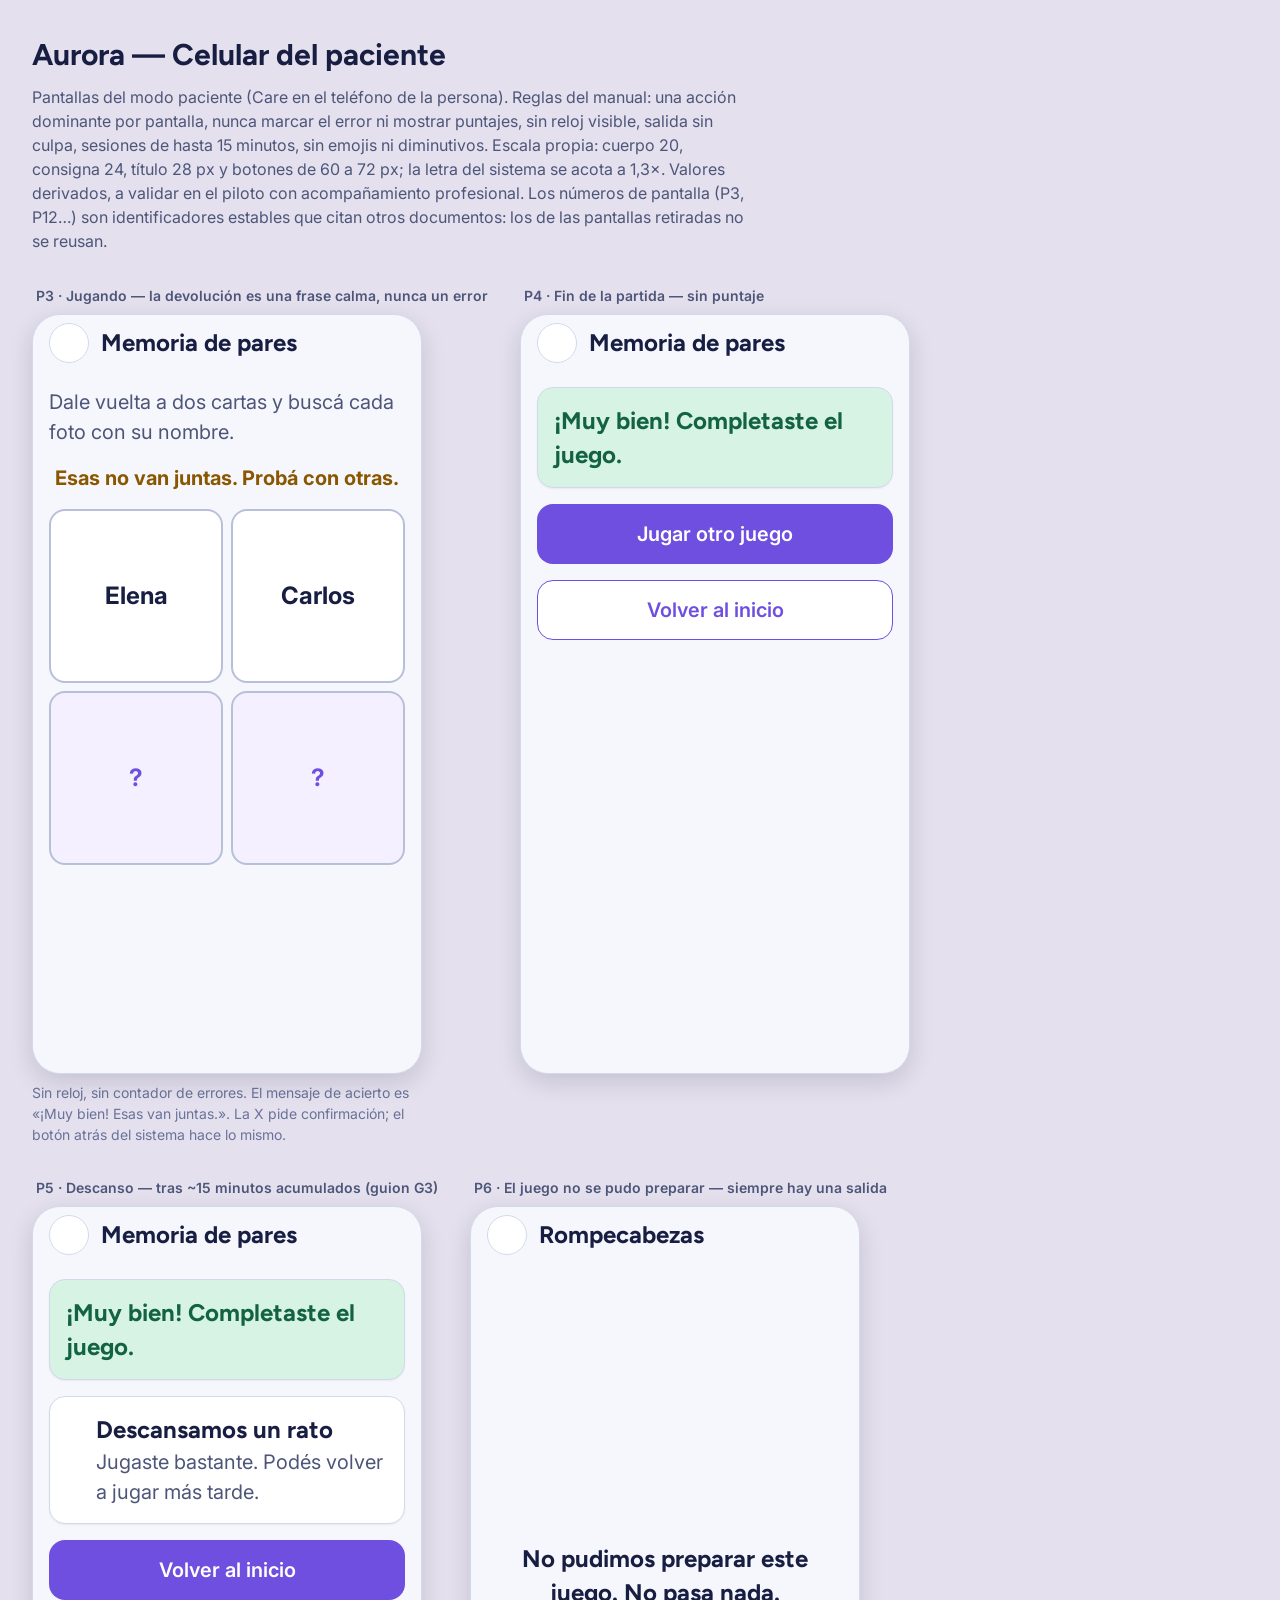
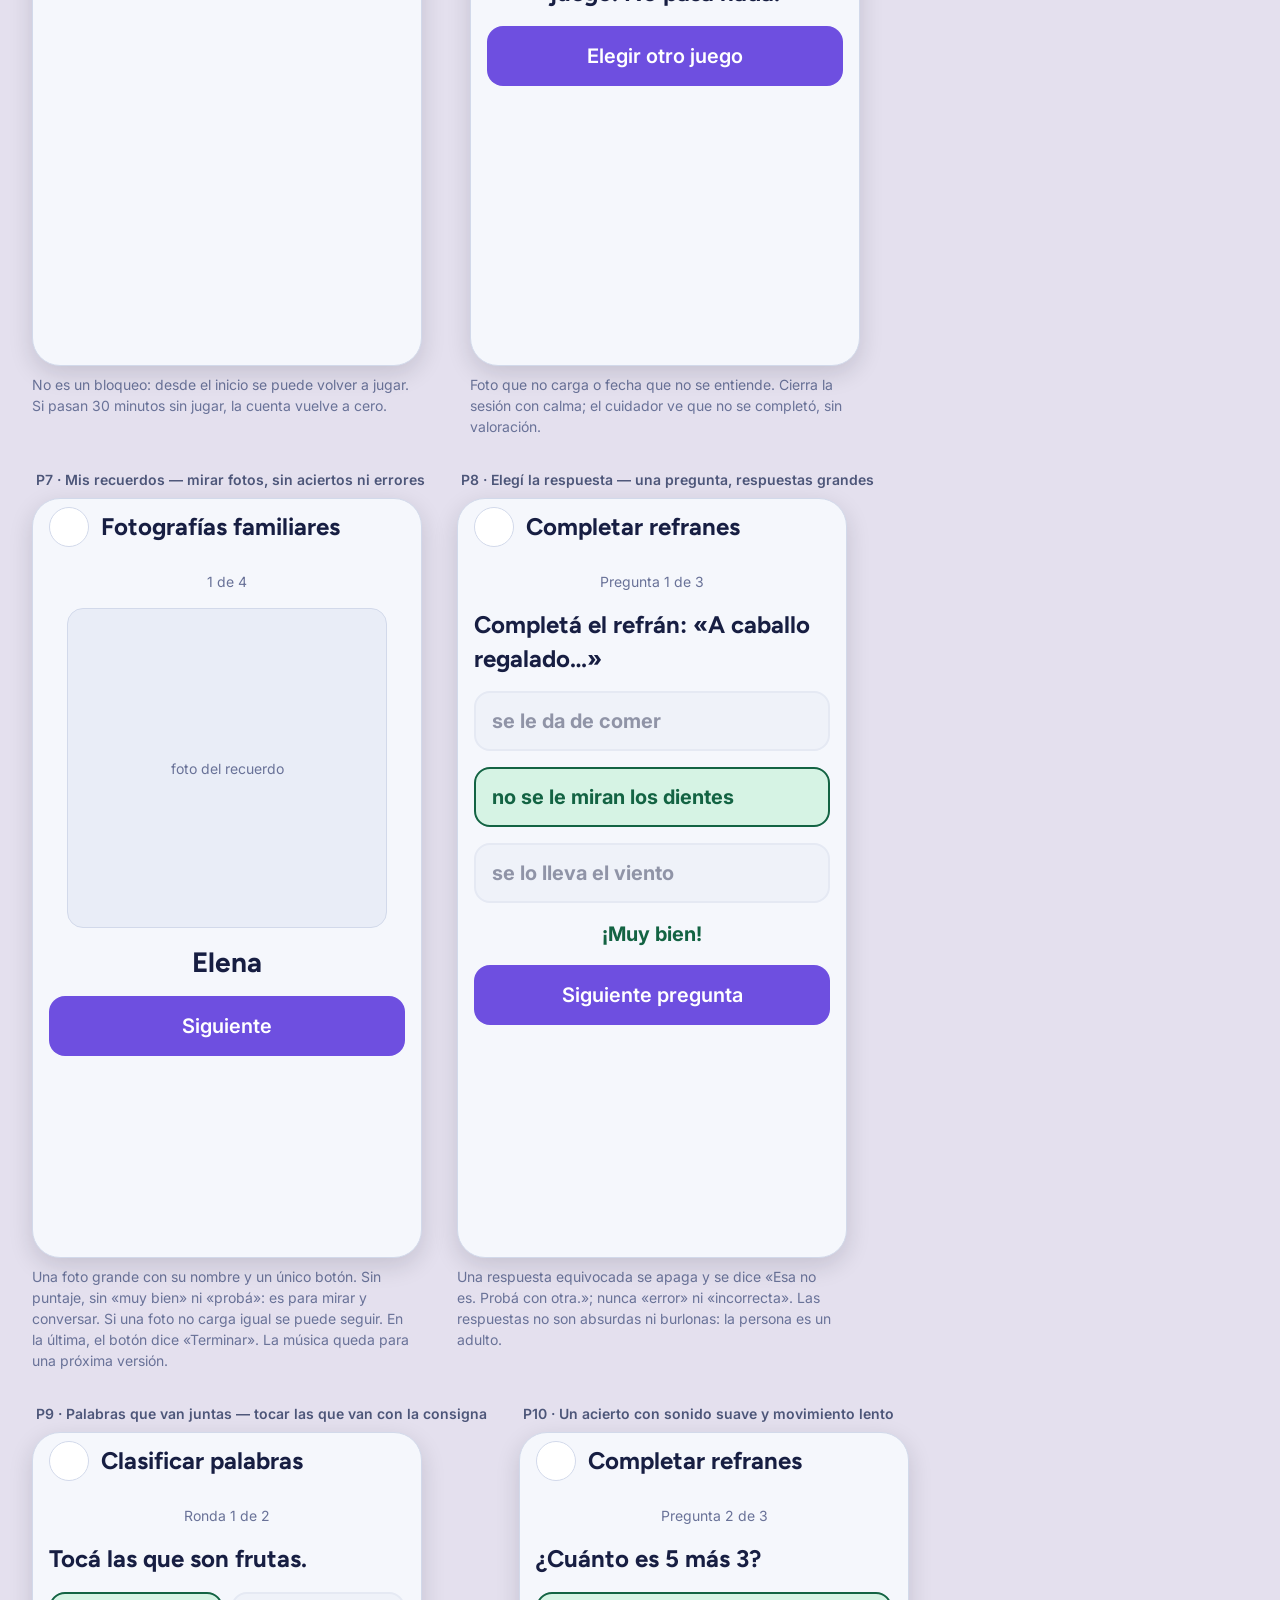
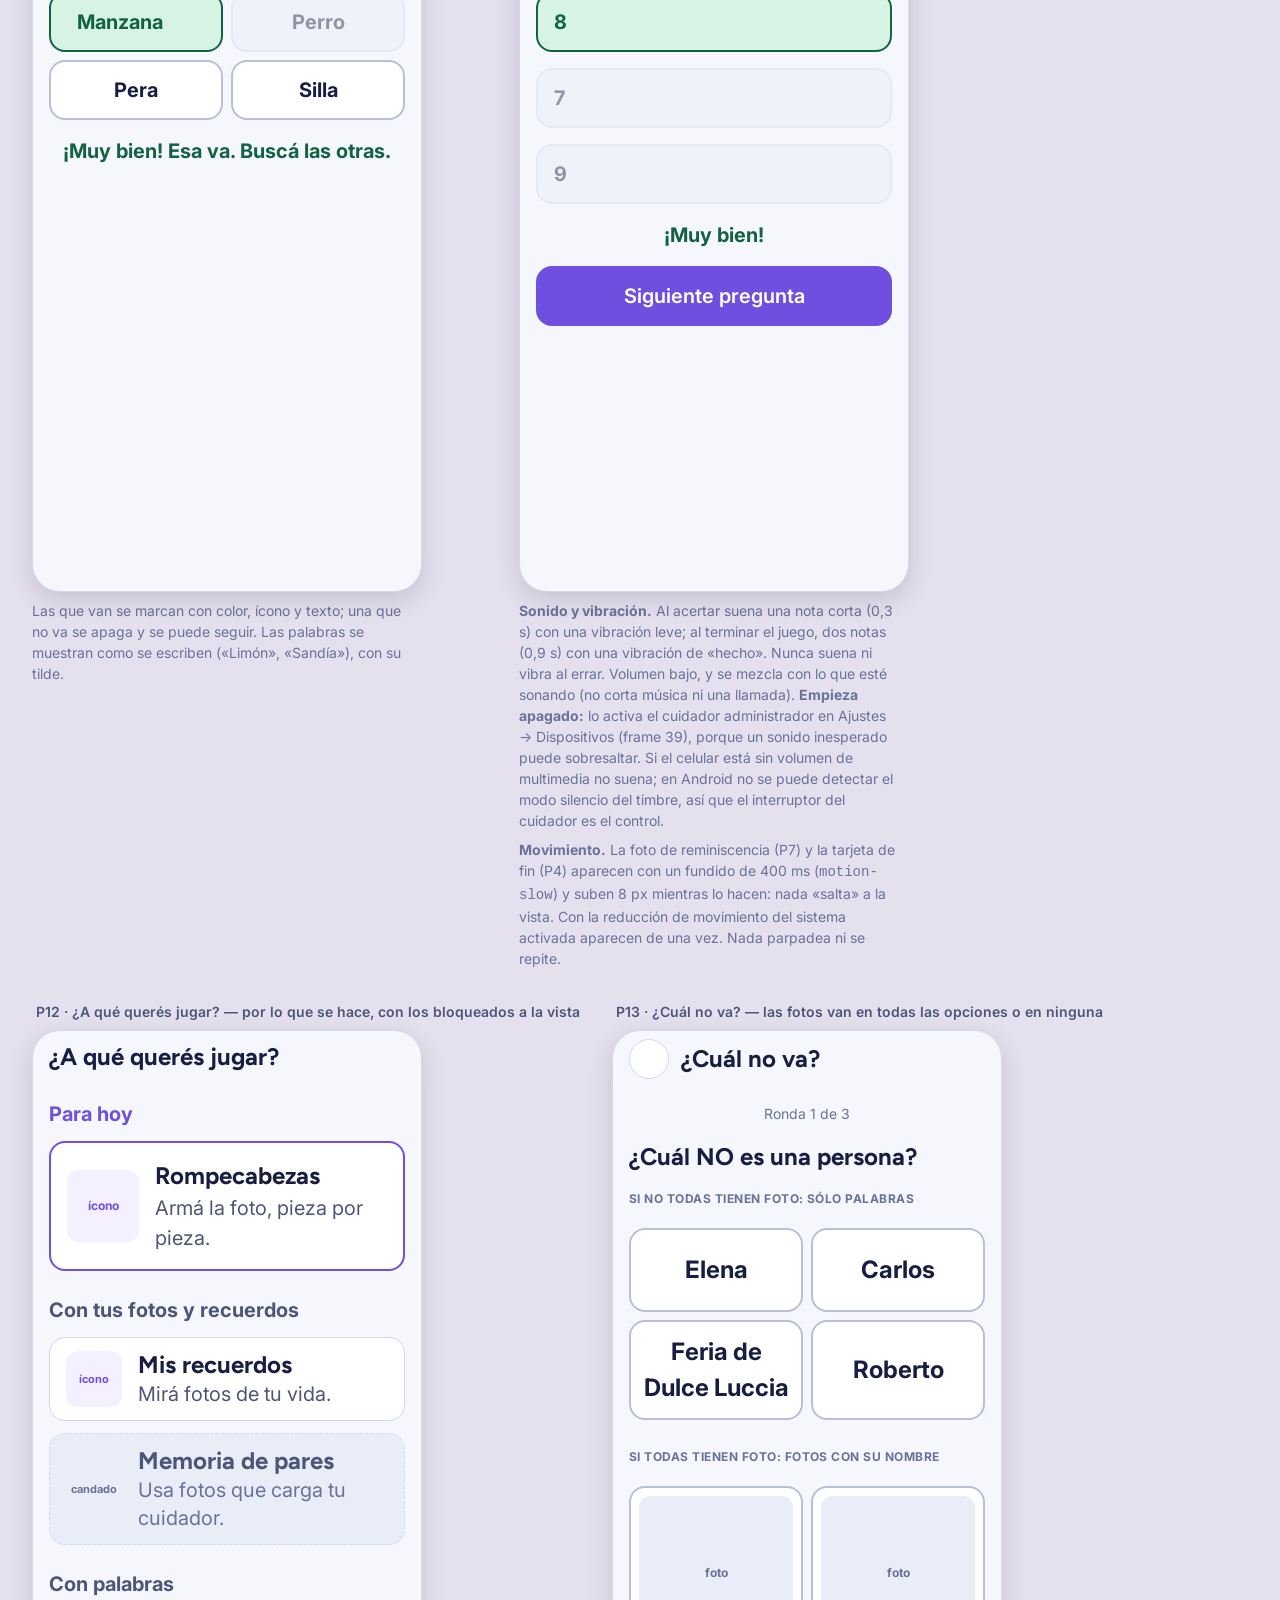
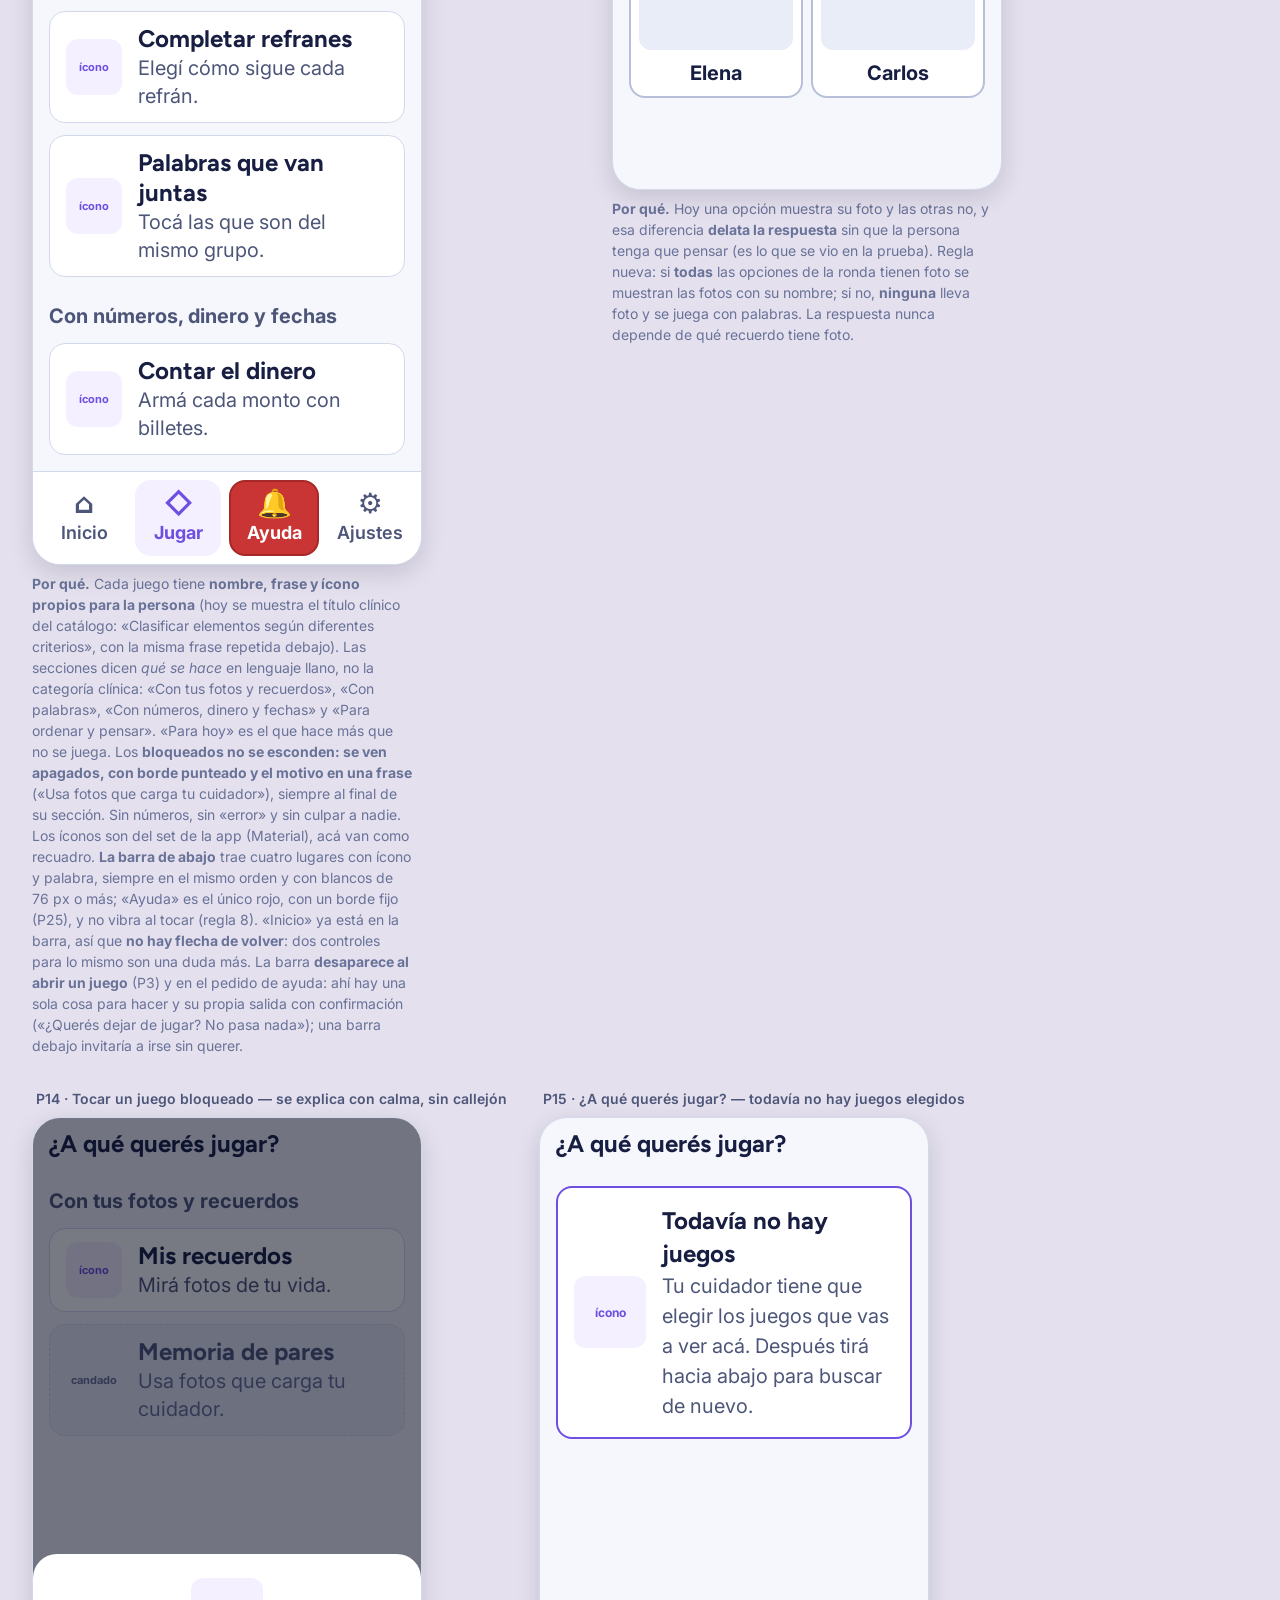
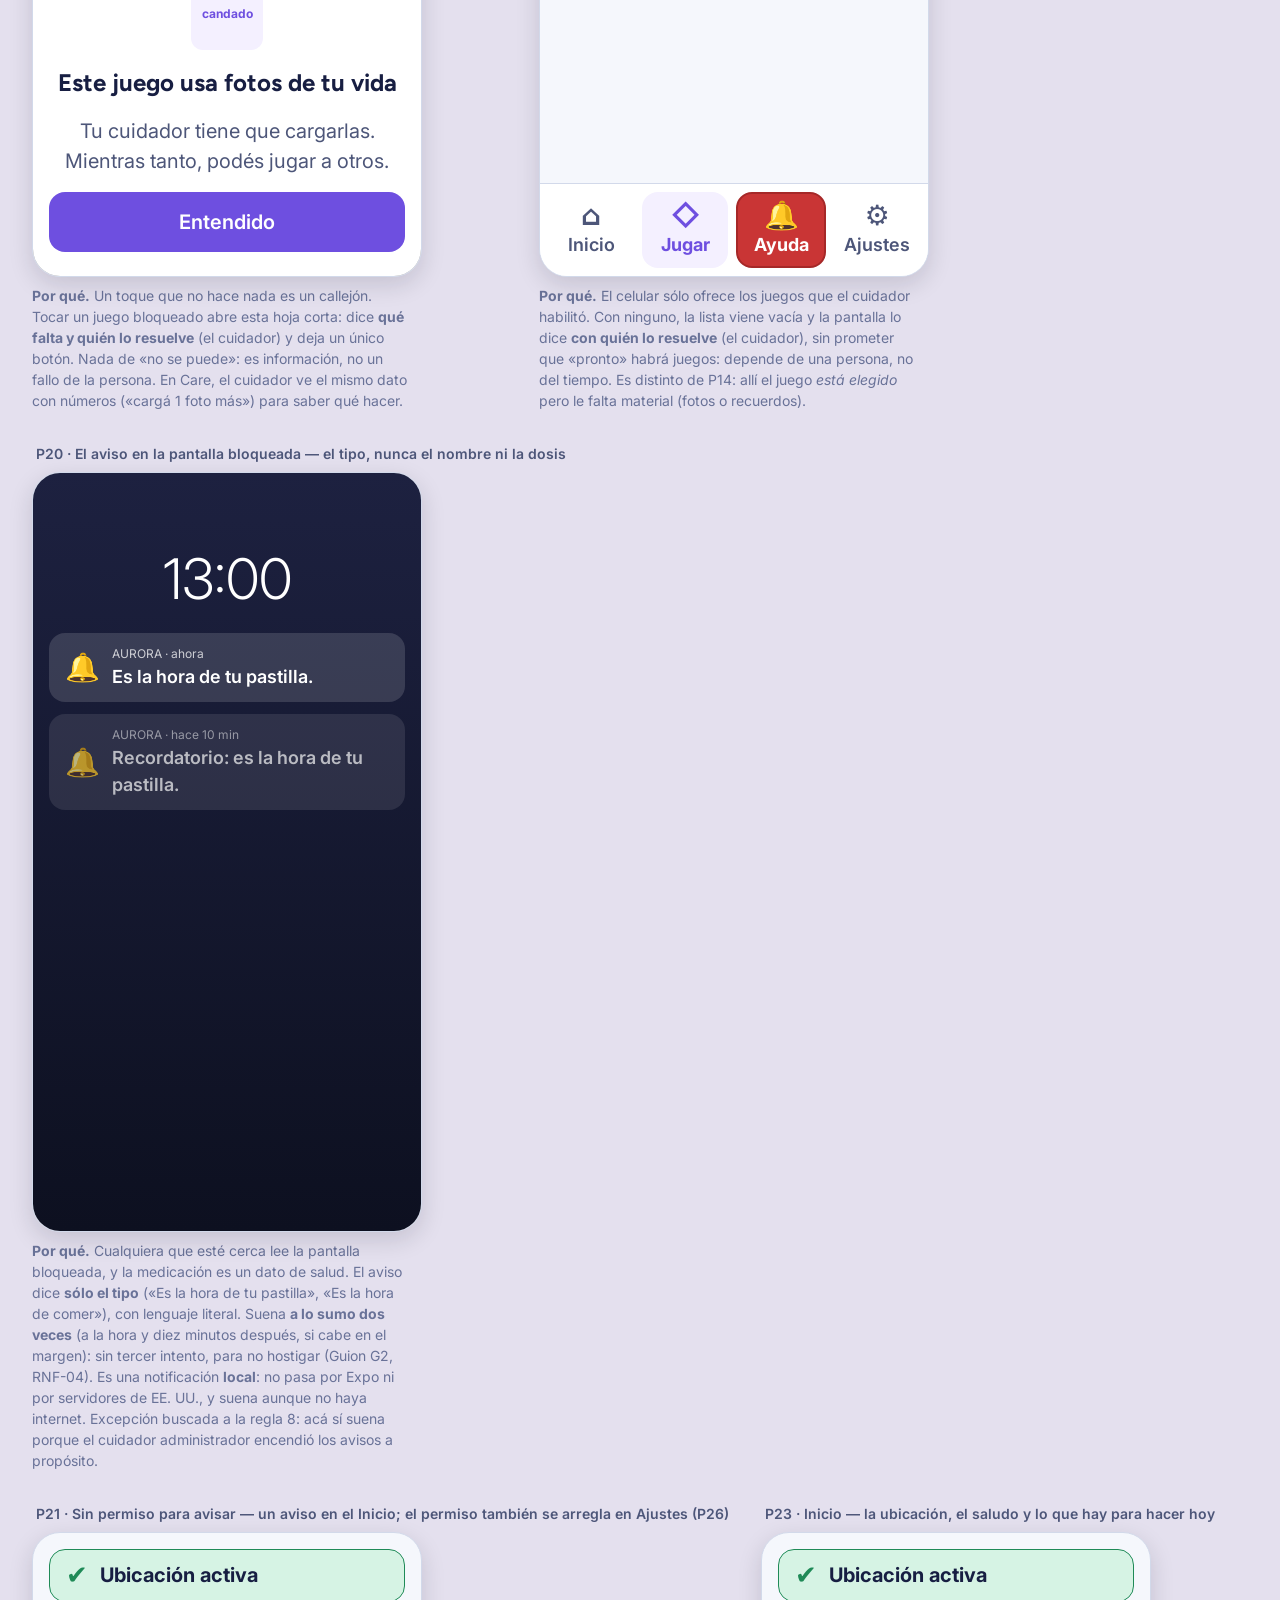
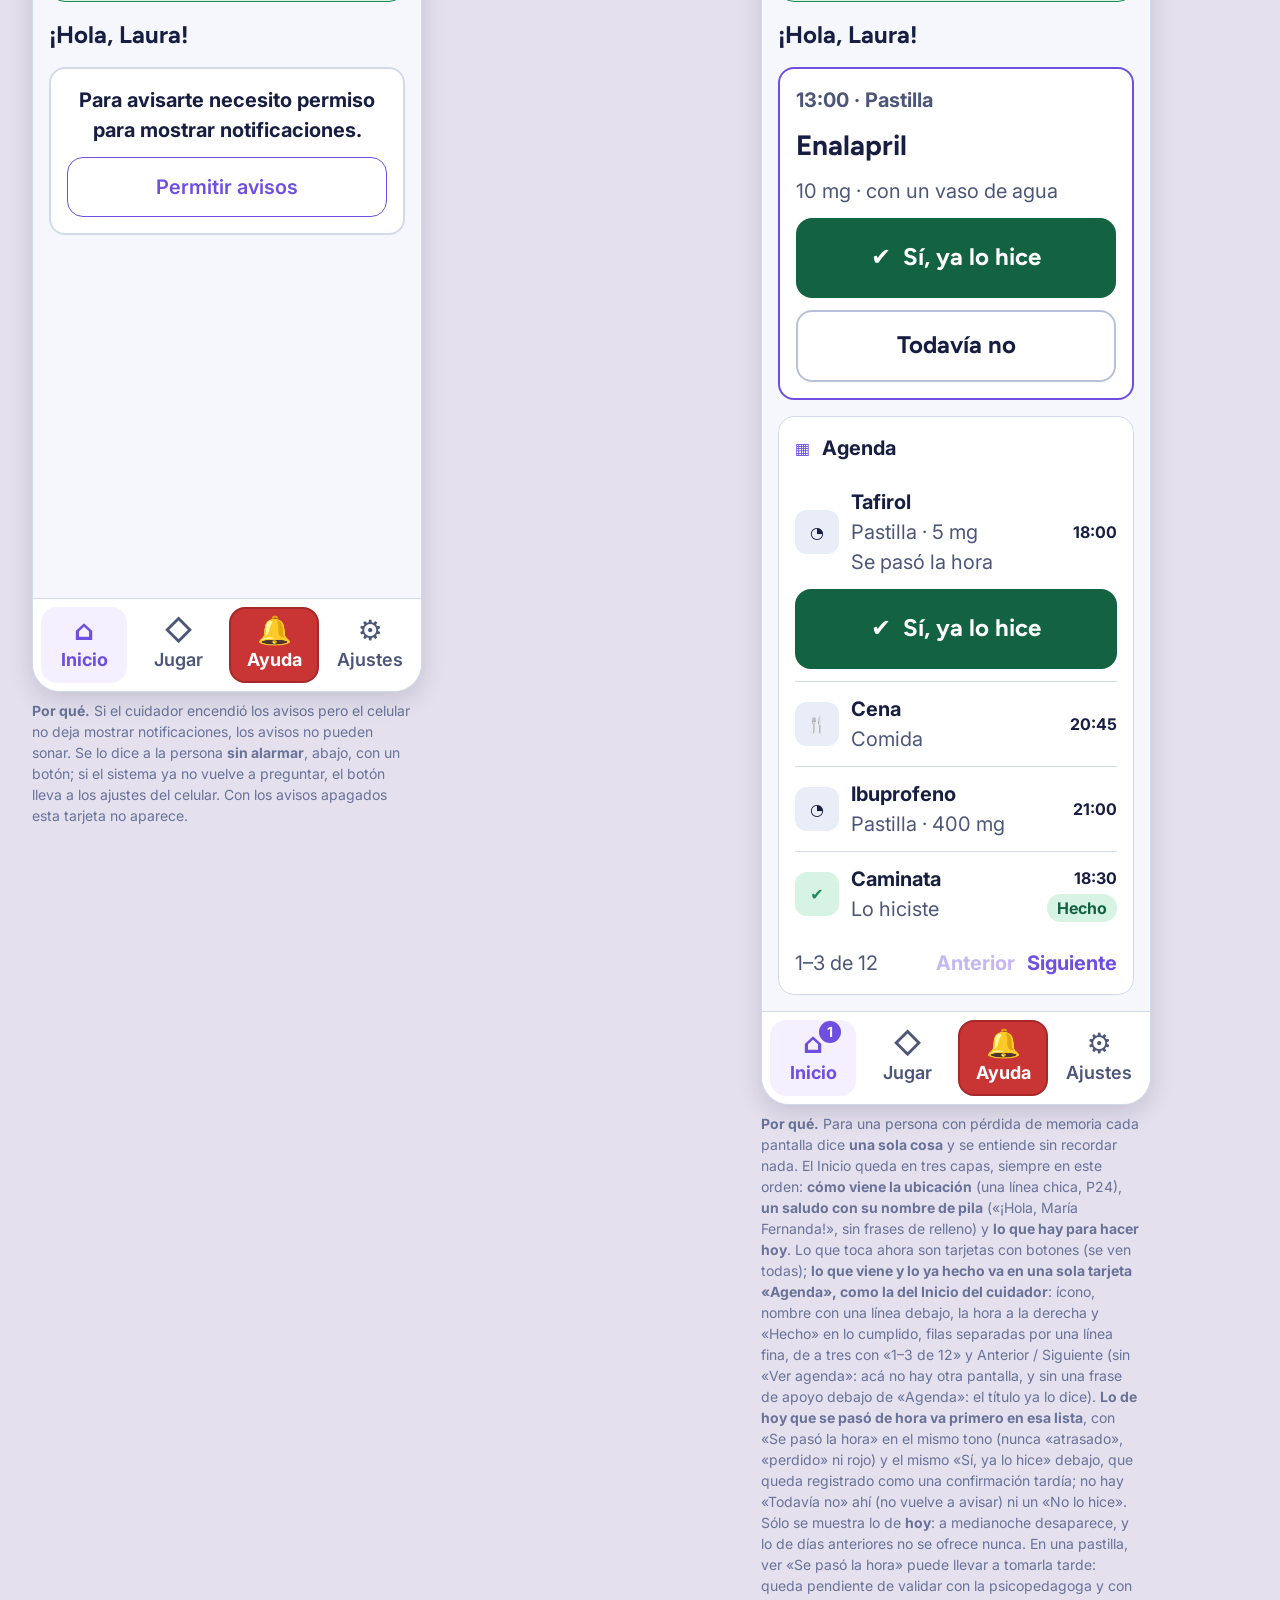
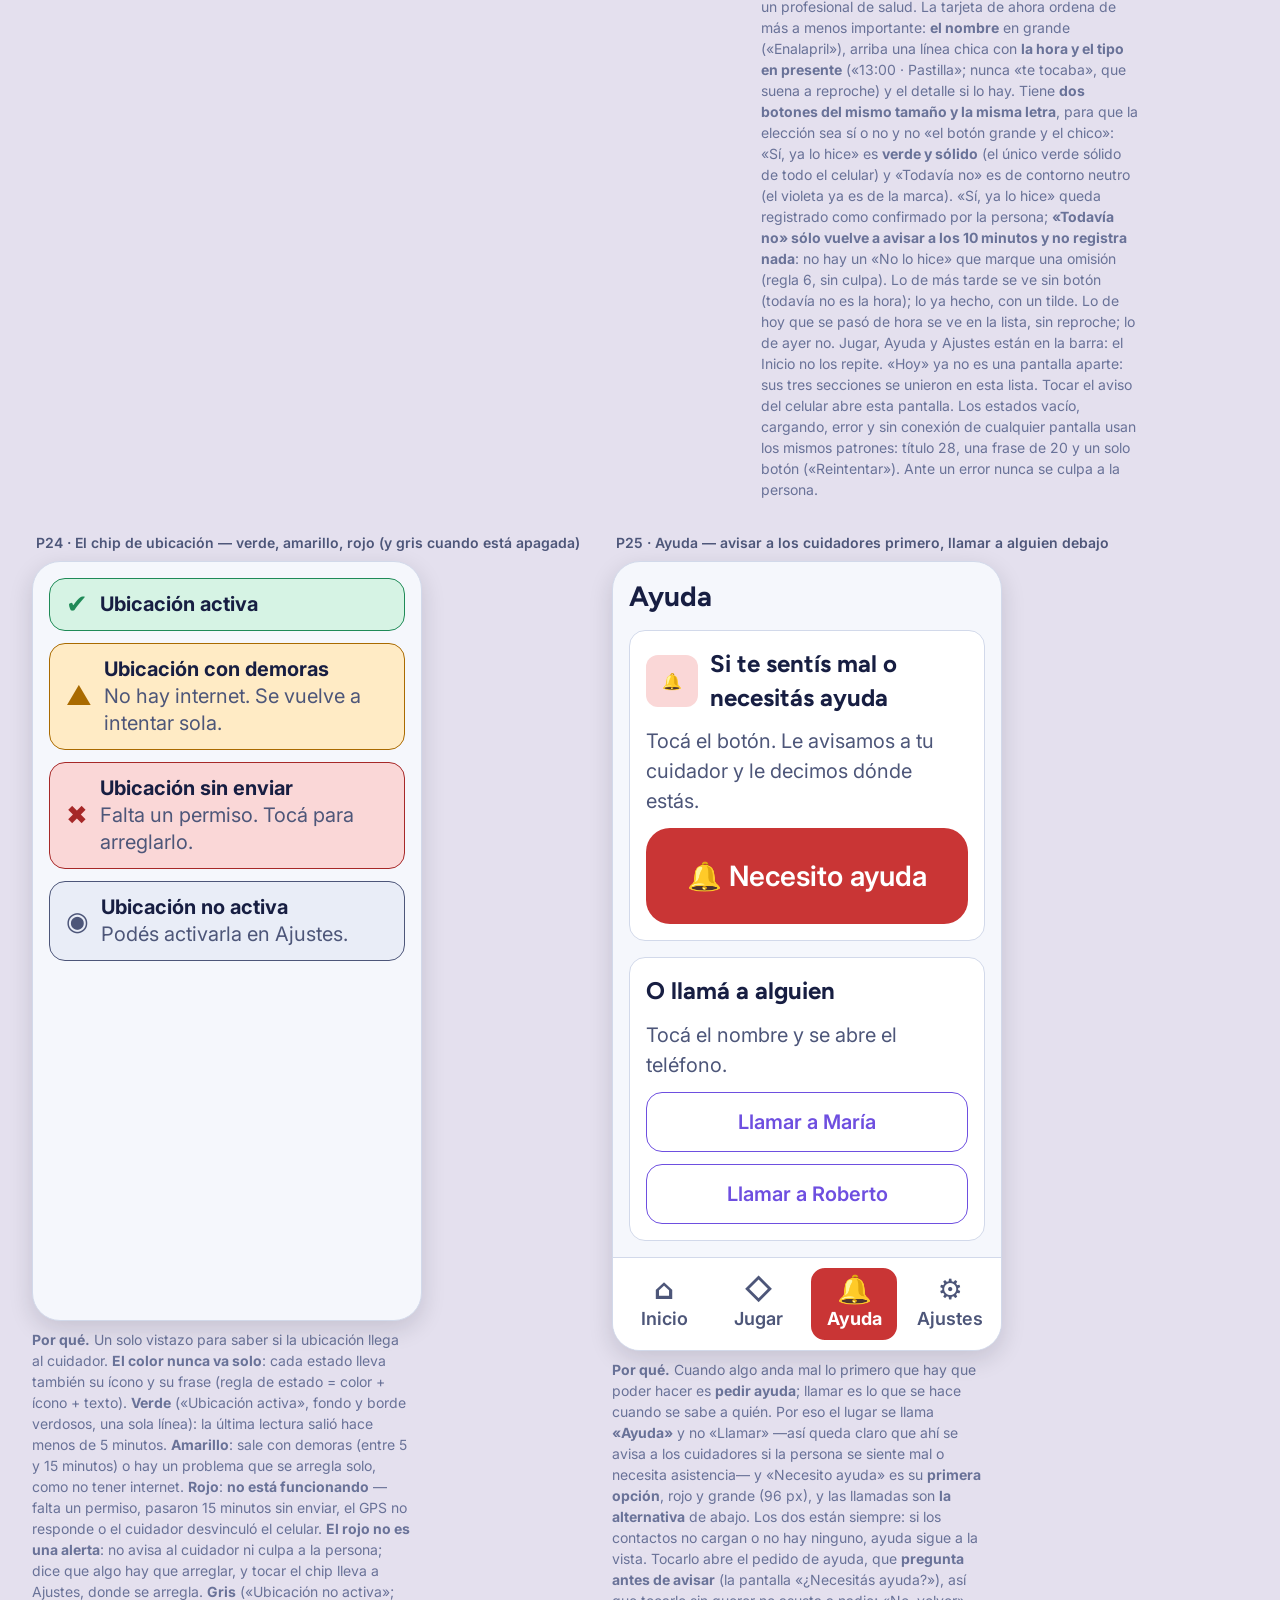
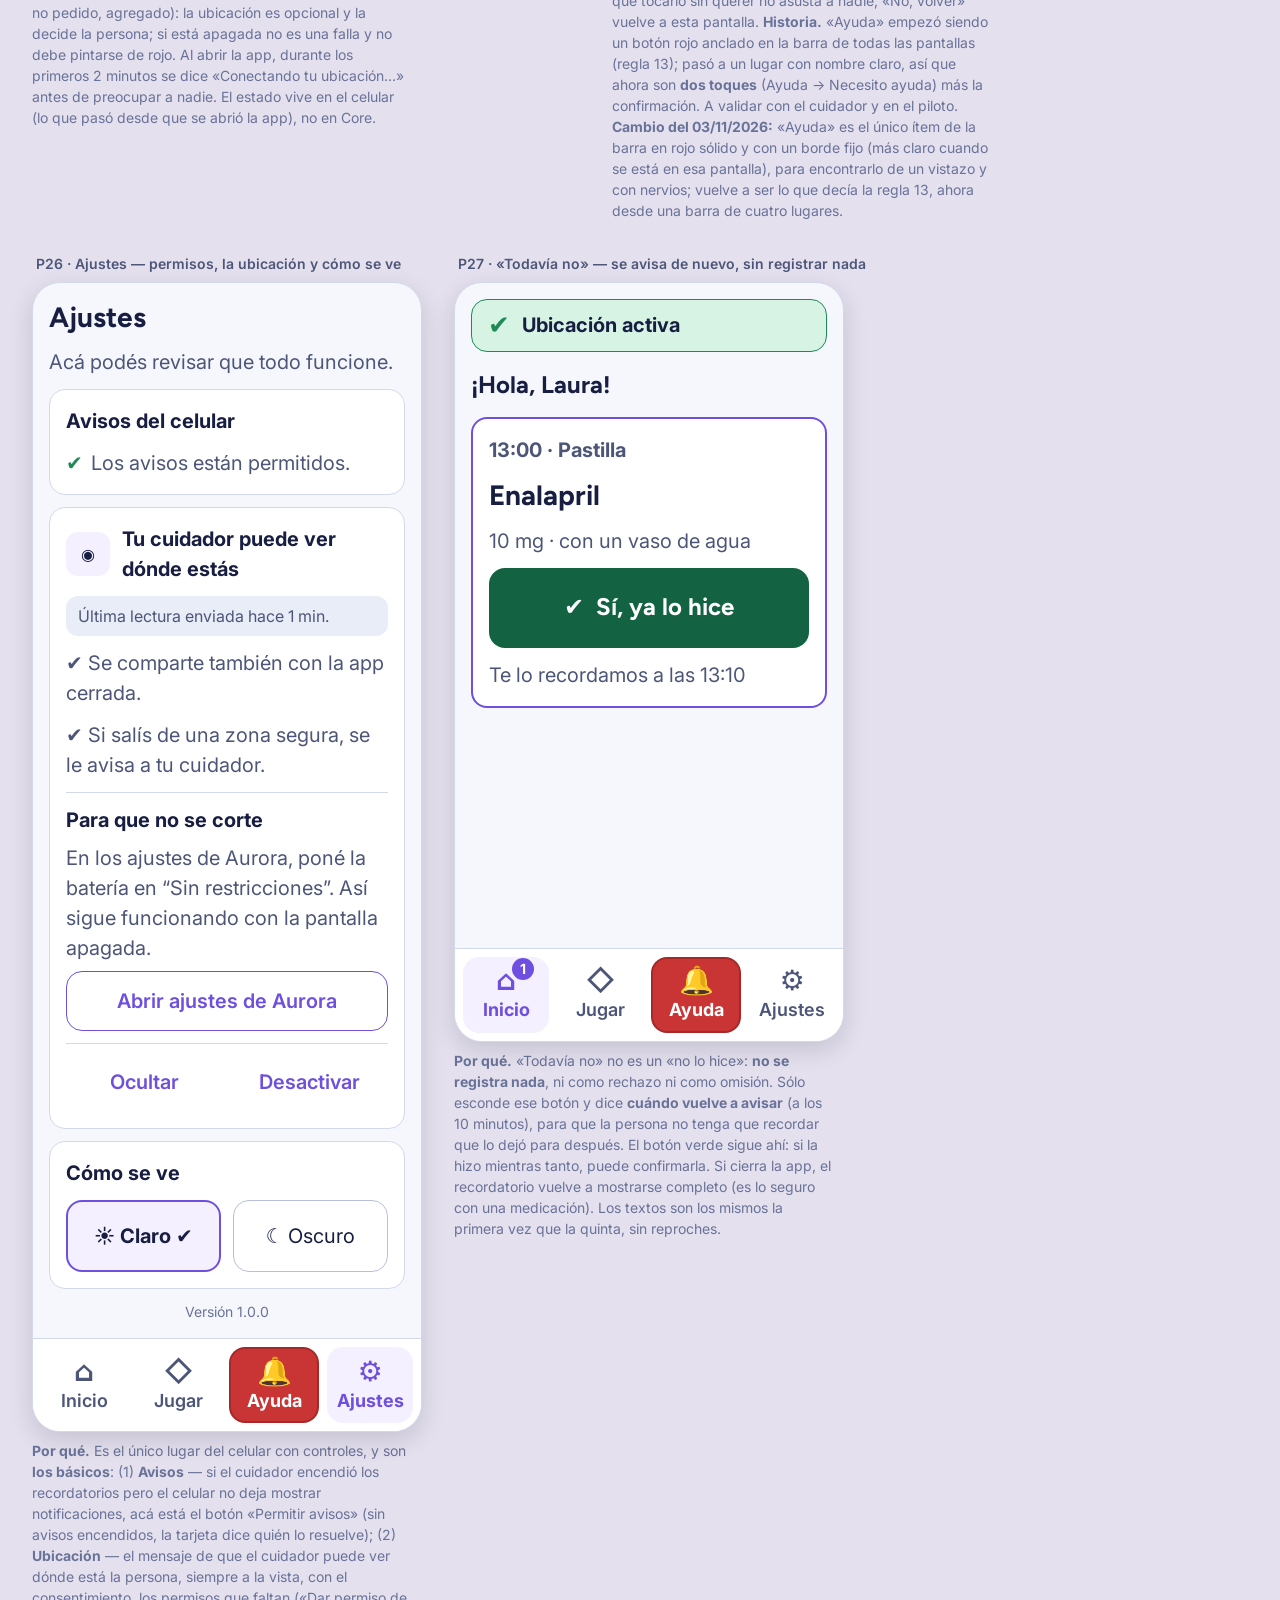
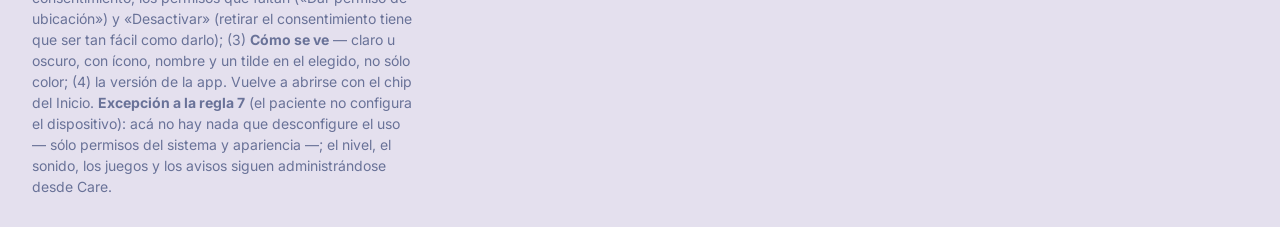
<file: Design/previews/screens-09-paciente.html>
<!DOCTYPE html>
<html lang="es-AR">
<head>
<meta charset="UTF-8"><meta name="viewport" content="width=device-width, initial-scale=1.0">
<title>Aurora — Celular del paciente</title>
<link rel="preconnect" href="https://fonts.googleapis.com"><link rel="preconnect" href="https://fonts.gstatic.com" crossorigin>
<link href="https://fonts.googleapis.com/css2?family=Figtree:wght@300..900&family=Inter:wght@100..900&display=swap" rel="stylesheet">
<link rel="stylesheet" href="../tokens/tokens.css"><link rel="stylesheet" href="app.css">
<style>
  /* Escala del celular del paciente (tokens.css: --text-patient-*). Derivada del manual, a validar en el piloto. */
  .p-title { font-family: var(--font-heading); font-size: var(--text-patient-title); line-height: 1.3; font-weight: 700; text-align: center; }
  .p-prompt { font-family: var(--font-heading); font-size: var(--text-patient-prompt); line-height: 1.4; font-weight: 700; }
  .p-body { font-size: var(--text-patient-body); line-height: 1.5; color: var(--text-secondary); }
  .p-center { text-align: center; }
  .p-stack { display: flex; flex-direction: column; gap: var(--space-4); }
  .p-btn { min-height: 72px; font-size: var(--text-patient-prompt); border-radius: var(--radius-lg); }
  .p-btn.sm { min-height: 60px; font-size: var(--text-patient-body); }
  .p-game { display: flex; gap: var(--space-4); align-items: center; padding: var(--space-4); }
  .p-game .ico { width: 56px; height: 56px; border-radius: var(--radius-md); background: var(--bg-brand-subtle, var(--violet-100)); flex: none; }
  .p-msg { min-height: 30px; text-align: center; font-size: var(--text-patient-body); font-weight: 700; }
  .p-msg.ok { color: var(--success-text); }
  .p-msg.soft { color: var(--warning-text); }
  .p-cards { display: grid; grid-template-columns: repeat(2, 1fr); gap: var(--space-2); }
  .p-card { aspect-ratio: 1; border: 2px solid var(--border-strong); border-radius: var(--radius-lg); background: var(--bg-brand-subtle, var(--violet-100)); display: grid; place-items: center; font-size: var(--text-patient-prompt); font-weight: 700; color: var(--text-brand); }
  .p-card.face { background: var(--bg-surface); color: var(--text-primary); }
  .p-opt { min-height: 60px; display:flex; align-items:center; justify-content:space-between; gap: var(--space-2); border: 2px solid var(--border-strong); border-radius: var(--radius-lg); padding: var(--space-3) var(--space-4); font-size: var(--text-patient-body); font-weight: 700; background: var(--bg-surface); }
  .p-opt.off { opacity: .45; background: var(--bg-subtle); border-color: var(--border-default); }
  .p-opt.ok { background: var(--success-bg); border-color: var(--success-text); color: var(--success-text); }
  .p-photo { aspect-ratio: 1; border-radius: var(--radius-lg); border: 1px solid var(--border-default); background: var(--bg-subtle); display:grid; place-items:center; color: var(--text-muted); font-size: var(--text-sm); }
  .p-note { max-width: 380px; font-size: var(--text-sm); color: var(--text-muted); margin-top: var(--space-2); }
  /* v2 (pulido): jerarquía del inicio, lista agrupada y juegos bloqueados con su motivo. */
  .p-ico { width: 56px; height: 56px; border-radius: var(--radius-md); background: var(--bg-brand-subtle, var(--violet-100)); color: var(--text-brand); flex: none; display: grid; place-items: center; font-size: 11px; font-weight: 700; text-align: center; line-height: 1.1; }
  .p-ico.lg { width: 72px; height: 72px; font-size: 12px; }
  .p-hero-btn { min-height: 96px; font-size: var(--text-patient-title); border-radius: var(--radius-xl, 24px); }
  .p-hero { border: 2px solid var(--text-brand); border-radius: var(--radius-lg); background: var(--bg-surface); padding: var(--space-4); display: flex; gap: var(--space-4); align-items: center; }
  .p-group { font-size: var(--text-patient-body); font-weight: 700; color: var(--text-secondary); margin-top: var(--space-3); }
  .p-gcard { display: flex; gap: var(--space-4); align-items: center; padding: var(--space-3) var(--space-4); border: 1px solid var(--border-default); border-radius: var(--radius-lg); background: var(--bg-surface); }
  .p-gcard .name { font-family: var(--font-heading); font-size: var(--text-patient-prompt); font-weight: 700; line-height: 1.25; }
  .p-gcard .desc { font-size: var(--text-patient-body); color: var(--text-secondary); line-height: 1.4; }
  .p-gcard.lock { background: var(--bg-subtle); border-style: dashed; }
  .p-gcard.lock .name { color: var(--text-secondary); }
  .p-gcard.lock .reason { font-size: var(--text-patient-body); color: var(--text-muted); line-height: 1.4; }
  .p-gcard.lock .p-ico { background: var(--bg-subtle); color: var(--text-muted); }
  .p-status { display: flex; align-items: center; gap: var(--space-3); padding: var(--space-3) var(--space-4); border: 1px solid var(--border-default); border-radius: var(--radius-lg); background: var(--bg-surface); font-size: var(--text-patient-body); color: var(--text-secondary); }
  .p-status .dot { width: 12px; height: 12px; border-radius: 50%; background: var(--success-icon, #2e9e6b); flex: none; }
  .p-pinned { margin-top: auto; padding-top: var(--space-3); }
  .p-remind { border: 2px solid var(--text-brand); border-radius: var(--radius-lg); background: var(--bg-surface); padding: var(--space-4); display:flex; flex-direction:column; gap: var(--space-3); align-items:stretch; text-align:center; }
  .p-lock { background: linear-gradient(180deg, #1d2140, #0d1020); flex:1; display:flex; flex-direction:column; justify-content:flex-start; padding: var(--space-6) var(--space-4); gap: var(--space-3); color:#fff; }
  .p-lock .clock { font-size: 56px; font-weight: 300; text-align:center; margin-top: var(--space-6); }
  .p-notif { background: rgba(255,255,255,.14); border-radius: var(--radius-lg); padding: var(--space-3) var(--space-4); display:flex; gap: var(--space-3); align-items:center; }
  .p-notif .app { font-size: 12px; opacity:.75; }
  .p-notif .txt { font-size: 18px; font-weight: 600; }
  .p-bar { display:flex; gap: var(--space-2); padding: var(--space-2); border-top: 1px solid var(--border-default); background: var(--bg-surface); margin-top:auto; }
  .p-bar-item { flex:1; min-height: 76px; display:flex; flex-direction:column; align-items:center; justify-content:center; gap:2px; border-radius: var(--radius-lg); font-size: 18px; font-weight:600; color: var(--text-secondary); }
  .p-bar-item .ic { font-size: 28px; line-height:1; }
  .p-bar-item.on { background: var(--bg-brand-subtle, var(--violet-100)); color: var(--text-brand); font-weight:700; }
  .p-bar-item.help { background: var(--danger-solid-bg, var(--red-600)); color:#fff; font-weight:700; border: 2px solid var(--danger-text); }
  .p-bar-item.help.on { border-color: #fff; }
  .p-sheet-back { position: absolute; inset: 0; background: rgba(8, 11, 30, .55); }
  .p-sheet { position: absolute; left: 0; right: 0; bottom: 0; background: var(--bg-surface); border-radius: 24px 24px 0 0; padding: var(--space-5) var(--space-4) var(--space-5); display: flex; flex-direction: column; gap: var(--space-4); align-items: center; text-align: center; }
  .p-grid2 { display: grid; grid-template-columns: repeat(2, 1fr); gap: var(--space-2); }
  .p-opt-photo { border: 2px solid var(--border-strong); border-radius: var(--radius-lg); padding: var(--space-2); background: var(--bg-surface); display: flex; flex-direction: column; gap: var(--space-2); font-size: var(--text-patient-body); font-weight: 700; text-align: center; }
  .p-opt-photo .ph { aspect-ratio: 1; border-radius: var(--radius-md); background: var(--bg-subtle); display: grid; place-items: center; color: var(--text-muted); font-size: var(--text-xs); }
  .p-opt-text { min-height: 84px; border: 2px solid var(--border-strong); border-radius: var(--radius-lg); background: var(--bg-surface); display: grid; place-items: center; font-size: var(--text-patient-prompt); font-weight: 700; padding: var(--space-3); text-align: center; }
  .p-frame-sub { font-size: var(--text-xs); font-weight: 700; color: var(--text-muted); text-transform: uppercase; letter-spacing: .04em; margin: 0 0 var(--space-1); }
  /* v3 (rediseño del perfil): chip de ubicación, «Sí, ya lo hice» y barra de cuatro lugares. */
  .p-chip { display:flex; align-items:center; gap: var(--space-3); padding: var(--space-3) var(--space-4); border-radius: var(--radius-lg); border: 1.5px solid; font-size: var(--text-patient-body); line-height: 1.35; }
  .p-chip .g { font-size: 26px; line-height: 1; flex: none; }
  .p-chip b { display: block; color: var(--text-primary); }
  .p-chip .d { display: block; color: var(--text-secondary); }
  .p-chip.ok { background: var(--success-bg); border-color: var(--success-icon); }
  .p-chip.warn { background: var(--warning-bg); border-color: var(--warning-icon); }
  .p-chip.err { background: var(--danger-bg); border-color: var(--danger-text); }
  .p-chip.off { background: var(--bg-subtle); border-color: var(--text-secondary); }
  .p-yes { min-height: 80px; width: 100%; border: 0; border-radius: var(--radius-lg); background: var(--green-700); color: #fff; font: 700 var(--text-patient-prompt)/1.2 var(--font-heading); display: flex; align-items: center; justify-content: center; gap: var(--space-3); }
  .p-pager { display: flex; align-items: center; justify-content: space-between; gap: var(--space-3); color: var(--text-secondary); font-size: var(--text-patient-body); }
  .p-pager .btn { min-height: 56px; font-size: var(--text-patient-body); }
  .p-opts2 { display: grid; grid-template-columns: repeat(2, 1fr); gap: var(--space-3); }
  .p-sel { min-height: 72px; display: flex; align-items: center; justify-content: center; gap: var(--space-2); border: 1px solid var(--border-strong); border-radius: var(--radius-lg); background: var(--bg-surface); font-size: var(--text-patient-body); }
  .p-sel.on { border: 2px solid var(--text-brand); background: var(--bg-brand-subtle, var(--violet-100)); font-weight: 700; }
  .p-sect { border: 1px solid var(--border-default); border-radius: var(--radius-lg); background: var(--bg-surface); padding: var(--space-4); display: flex; flex-direction: column; gap: var(--space-3); }
  .p-sect .t { font-size: var(--text-patient-body); font-weight: 700; }
  .p-bar-item .bd { position: absolute; margin: -8px 0 0 -4px; background: var(--text-brand); color: #fff; border-radius: 12px; min-width: 22px; height: 22px; font-size: 14px; display: inline-grid; place-items: center; }
  .p-no { min-height: 72px; width: 100%; border: 2px solid var(--border-strong); border-radius: var(--radius-lg); background: transparent; color: var(--text-primary); font: 700 var(--text-patient-prompt)/1.2 var(--font-heading); display: flex; align-items: center; justify-content: center; }
  .p-arow { display:flex; align-items:center; gap: var(--space-3); padding: var(--space-3) 0; border-bottom: 1px solid var(--border-default); }
  .p-arow:last-of-type { border-bottom: 0; }
  .p-arow .name { font-size: var(--text-patient-body); font-weight: 700; }
  .p-arow .desc { font-size: var(--text-patient-body); color: var(--text-secondary); }
  .p-arow .ico { width: 44px; height: 44px; border-radius: var(--radius-md); background: var(--bg-subtle); display:grid; place-items:center; flex:none; }
  .p-arow .ico.ok { background: var(--success-bg); color: var(--success-icon); }
  .p-arow .r { text-align: right; font-weight: 700; display:flex; flex-direction:column; align-items:flex-end; gap: 4px; }
  .p-pill { background: var(--success-bg); color: var(--success-text); border-radius: 999px; padding: 2px 10px; font-size: 16px; font-weight: 700; }
  .p-cardx { border: 1px solid var(--border-default); border-radius: var(--radius-lg); background: var(--bg-surface); padding: var(--space-4); display:flex; flex-direction:column; gap: var(--space-3); }
</style>
</head>
<body>
<h1 class="gallery-title">Aurora — Celular del paciente</h1>
<p class="gallery-sub">Pantallas del modo paciente (Care en el teléfono de la persona). Reglas del manual: una acción dominante por pantalla, nunca marcar el error ni mostrar puntajes, sin reloj visible, salida sin culpa, sesiones de hasta 15 minutos, sin emojis ni diminutivos. Escala propia: cuerpo 20, consigna 24, título 28 px y botones de 60 a 72 px; la letra del sistema se acota a 1,3×. Valores derivados, a validar en el piloto con acompañamiento profesional. Los números de pantalla (P3, P12…) son identificadores estables que citan otros documentos: los de las pantallas retiradas no se reusan.</p>

<div class="gallery">

  <!-- P3 -->
  <div><p class="frame-label">P3 · Jugando — la devolución es una frase calma, nunca un error</p>
  <div class="phone"><div class="screen">
    <div class="topbar"><div class="back"><svg class="ic"><use href="#i-x"/></svg></div><div class="p-prompt" style="flex:1">Memoria de pares</div></div>
    <div class="content">
      <div class="p-body">Dale vuelta a dos cartas y buscá cada foto con su nombre.</div>
      <div class="p-msg soft">Esas no van juntas. Probá con otras.</div>
      <div class="p-cards">
        <div class="p-card face">Elena</div><div class="p-card face">Carlos</div>
        <div class="p-card">?</div><div class="p-card">?</div>
      </div>
    </div>
  </div></div>
  <p class="p-note">Sin reloj, sin contador de errores. El mensaje de acierto es «¡Muy bien! Esas van juntas.». La X pide confirmación; el botón atrás del sistema hace lo mismo.</p></div>

  <!-- P4 -->
  <div><p class="frame-label">P4 · Fin de la partida — sin puntaje</p>
  <div class="phone"><div class="screen">
    <div class="topbar"><div class="back"><svg class="ic"><use href="#i-x"/></svg></div><div class="p-prompt" style="flex:1">Memoria de pares</div></div>
    <div class="content">
      <div class="card" style="background:var(--success-bg);display:flex;gap:var(--space-3);align-items:center"><span class="p-prompt" style="color:var(--success-text)">¡Muy bien! Completaste el juego.</span></div>
      <button class="btn btn-primary p-btn sm">Jugar otro juego</button>
      <button class="btn btn-secondary p-btn sm">Volver al inicio</button>
    </div>
  </div></div></div>

  <!-- P5 -->
  <div><p class="frame-label">P5 · Descanso — tras ~15 minutos acumulados (guion G3)</p>
  <div class="phone"><div class="screen">
    <div class="topbar"><div class="back"><svg class="ic"><use href="#i-x"/></svg></div><div class="p-prompt" style="flex:1">Memoria de pares</div></div>
    <div class="content">
      <div class="card" style="background:var(--success-bg);display:flex;gap:var(--space-3);align-items:center"><span class="p-prompt" style="color:var(--success-text)">¡Muy bien! Completaste el juego.</span></div>
      <div class="card" style="display:flex;gap:var(--space-3);align-items:center">
        <svg class="ic" style="width:28px;height:28px;color:var(--text-brand)"><use href="#i-heart"/></svg>
        <div><div class="p-prompt">Descansamos un rato</div><div class="p-body">Jugaste bastante. Podés volver a jugar más tarde.</div></div>
      </div>
      <button class="btn btn-primary p-btn sm">Volver al inicio</button>
    </div>
  </div></div>
  <p class="p-note">No es un bloqueo: desde el inicio se puede volver a jugar. Si pasan 30 minutos sin jugar, la cuenta vuelve a cero.</p></div>

  <!-- P6 -->
  <div><p class="frame-label">P6 · El juego no se pudo preparar — siempre hay una salida</p>
  <div class="phone"><div class="screen">
    <div class="topbar"><div class="back"><svg class="ic"><use href="#i-x"/></svg></div><div class="p-prompt" style="flex:1">Rompecabezas</div></div>
    <div class="content" style="justify-content:center">
      <div class="p-prompt p-center">No pudimos preparar este juego. No pasa nada.</div>
      <button class="btn btn-primary p-btn sm">Elegir otro juego</button>
    </div>
  </div></div>
  <p class="p-note">Foto que no carga o fecha que no se entiende. Cierra la sesión con calma; el cuidador ve que no se completó, sin valoración.</p></div>

  <!-- P7 -->
  <div><p class="frame-label">P7 · Mis recuerdos — mirar fotos, sin aciertos ni errores</p>
  <div class="phone"><div class="screen">
    <div class="topbar"><div class="back"><svg class="ic"><use href="#i-x"/></svg></div><div class="p-prompt" style="flex:1">Fotografías familiares</div></div>
    <div class="content" style="align-items:center">
      <div class="muted">1 de 4</div>
      <div class="p-photo" style="width:100%;max-width:320px">foto del recuerdo</div>
      <div class="p-title">Elena</div>
      <button class="btn btn-primary p-btn sm" style="align-self:stretch">Siguiente</button>
    </div>
  </div></div>
  <p class="p-note">Una foto grande con su nombre y un único botón. Sin puntaje, sin «muy bien» ni «probá»: es para mirar y conversar. Si una foto no carga igual se puede seguir. En la última, el botón dice «Terminar». La música queda para una próxima versión.</p></div>

  <!-- P8 -->
  <div><p class="frame-label">P8 · Elegí la respuesta — una pregunta, respuestas grandes</p>
  <div class="phone"><div class="screen">
    <div class="topbar"><div class="back"><svg class="ic"><use href="#i-x"/></svg></div><div class="p-prompt" style="flex:1">Completar refranes</div></div>
    <div class="content">
      <div class="muted p-center">Pregunta 1 de 3</div>
      <div class="p-prompt">Completá el refrán: «A caballo regalado…»</div>
      <div class="p-opt off">se le da de comer</div>
      <div class="p-opt ok">no se le miran los dientes <svg class="ic"><use href="#i-check"/></svg></div>
      <div class="p-opt off">se lo lleva el viento</div>
      <div class="p-msg ok">¡Muy bien!</div>
      <button class="btn btn-primary p-btn sm">Siguiente pregunta</button>
    </div>
  </div></div>
  <p class="p-note">Una respuesta equivocada se apaga y se dice «Esa no es. Probá con otra.»; nunca «error» ni «incorrecta». Las respuestas no son absurdas ni burlonas: la persona es un adulto.</p></div>

  <!-- P9 -->
  <div><p class="frame-label">P9 · Palabras que van juntas — tocar las que van con la consigna</p>
  <div class="phone"><div class="screen">
    <div class="topbar"><div class="back"><svg class="ic"><use href="#i-x"/></svg></div><div class="p-prompt" style="flex:1">Clasificar palabras</div></div>
    <div class="content">
      <div class="muted p-center">Ronda 1 de 2</div>
      <div class="p-prompt">Tocá las que son frutas.</div>
      <div class="p-cards" style="grid-template-columns:repeat(2,1fr);aspect-ratio:auto">
        <div class="p-opt ok" style="justify-content:center">Manzana <svg class="ic"><use href="#i-check"/></svg></div>
        <div class="p-opt off" style="justify-content:center">Perro</div>
        <div class="p-opt" style="justify-content:center">Pera</div>
        <div class="p-opt" style="justify-content:center">Silla</div>
      </div>
      <div class="p-msg ok">¡Muy bien! Esa va. Buscá las otras.</div>
    </div>
  </div></div>
  <p class="p-note">Las que van se marcan con color, ícono y texto; una que no va se apaga y se puede seguir. Las palabras se muestran como se escriben («Limón», «Sandía»), con su tilde.</p></div>

  <!-- P10 -->
  <div><p class="frame-label">P10 · Un acierto con sonido suave y movimiento lento</p>
  <div class="phone"><div class="screen">
    <div class="topbar"><div class="back"><svg class="ic"><use href="#i-x"/></svg></div><div class="p-prompt" style="flex:1">Completar refranes</div></div>
    <div class="content">
      <div class="muted p-center">Pregunta 2 de 3</div>
      <div class="p-prompt">¿Cuánto es 5 más 3?</div>
      <div class="p-opt ok">8 <svg class="ic"><use href="#i-check"/></svg></div>
      <div class="p-opt off">7</div>
      <div class="p-opt off">9</div>
      <div class="p-msg ok">¡Muy bien!</div>
      <button class="btn btn-primary p-btn sm">Siguiente pregunta</button>
    </div>
  </div></div>
  <p class="p-note"><b>Sonido y vibración.</b> Al acertar suena una nota corta (0,3 s) con una vibración leve; al terminar el juego, dos notas (0,9 s) con una vibración de «hecho». Nunca suena ni vibra al errar. Volumen bajo, y se mezcla con lo que esté sonando (no corta música ni una llamada). <b>Empieza apagado:</b> lo activa el cuidador administrador en Ajustes → Dispositivos (frame 39), porque un sonido inesperado puede sobresaltar. Si el celular está sin volumen de multimedia no suena; en Android no se puede detectar el modo silencio del timbre, así que el interruptor del cuidador es el control.</p>
  <p class="p-note"><b>Movimiento.</b> La foto de reminiscencia (P7) y la tarjeta de fin (P4) aparecen con un fundido de 400 ms (<code>motion-slow</code>) y suben 8 px mientras lo hacen: nada «salta» a la vista. Con la reducción de movimiento del sistema activada aparecen de una vez. Nada parpadea ni se repite.</p></div>

  <!-- P12 -->
  <div><p class="frame-label">P12 · ¿A qué querés jugar? — por lo que se hace, con los bloqueados a la vista</p>
  <div class="phone"><div class="screen">
    <div class="topbar"><div class="p-prompt" style="flex:1">¿A qué querés jugar?</div></div>
    <div class="content" style="gap:var(--space-3)">
      <div class="p-group" style="margin-top:0;color:var(--text-brand)">Para hoy</div>
      <div class="p-hero"><div class="p-ico lg">ícono</div><div><div class="p-prompt">Rompecabezas</div><div class="p-body">Armá la foto, pieza por pieza.</div></div></div>

      <div class="p-group">Con tus fotos y recuerdos</div>
      <div class="p-gcard"><div class="p-ico">ícono</div><div><div class="name">Mis recuerdos</div><div class="desc">Mirá fotos de tu vida.</div></div></div>
      <div class="p-gcard lock"><div class="p-ico">candado</div><div><div class="name">Memoria de pares</div><div class="reason">Usa fotos que carga tu cuidador.</div></div></div>

      <div class="p-group">Con palabras</div>
      <div class="p-gcard"><div class="p-ico">ícono</div><div><div class="name">Completar refranes</div><div class="desc">Elegí cómo sigue cada refrán.</div></div></div>
      <div class="p-gcard"><div class="p-ico">ícono</div><div><div class="name">Palabras que van juntas</div><div class="desc">Tocá las que son del mismo grupo.</div></div></div>

      <div class="p-group">Con números, dinero y fechas</div>
      <div class="p-gcard"><div class="p-ico">ícono</div><div><div class="name">Contar el dinero</div><div class="desc">Armá cada monto con billetes.</div></div></div>
    </div>
    <div class="p-bar"><div class="p-bar-item"><span class="ic">⌂</span><span>Inicio</span></div><div class="p-bar-item on"><span class="ic">◇</span><span>Jugar</span></div><div class="p-bar-item help"><span class="ic">🔔</span><span>Ayuda</span></div><div class="p-bar-item"><span class="ic">⚙</span><span>Ajustes</span></div></div>
  </div></div>
  <p class="p-note"><b>Por qué.</b> Cada juego tiene <b>nombre, frase y ícono propios para la persona</b> (hoy se muestra el título clínico del catálogo: «Clasificar elementos según diferentes criterios», con la misma frase repetida debajo). Las secciones dicen <i>qué se hace</i> en lenguaje llano, no la categoría clínica: «Con tus fotos y recuerdos», «Con palabras», «Con números, dinero y fechas» y «Para ordenar y pensar». «Para hoy» es el que hace más que no se juega. Los <b>bloqueados no se esconden: se ven apagados, con borde punteado y el motivo en una frase</b> («Usa fotos que carga tu cuidador»), siempre al final de su sección. Sin números, sin «error» y sin culpar a nadie. Los íconos son del set de la app (Material), acá van como recuadro. <b>La barra de abajo</b> trae cuatro lugares con ícono y palabra, siempre en el mismo orden y con blancos de 76 px o más; «Ayuda» es el único rojo, con un borde fijo (P25), y no vibra al tocar (regla 8). «Inicio» ya está en la barra, así que <b>no hay flecha de volver</b>: dos controles para lo mismo son una duda más. La barra <b>desaparece al abrir un juego</b> (P3) y en el pedido de ayuda: ahí hay una sola cosa para hacer y su propia salida con confirmación («¿Querés dejar de jugar? No pasa nada»); una barra debajo invitaría a irse sin querer.</p></div>

  <!-- P13 -->
  <div><p class="frame-label">P13 · ¿Cuál no va? — las fotos van en todas las opciones o en ninguna</p>
  <div class="phone"><div class="screen">
    <div class="topbar"><div class="back"><svg class="ic"><use href="#i-x"/></svg></div><div class="p-prompt" style="flex:1">¿Cuál no va?</div></div>
    <div class="content">
      <div class="muted p-center">Ronda 1 de 3</div>
      <div class="p-prompt">¿Cuál NO es una persona?</div>
      <p class="p-frame-sub">Si no todas tienen foto: sólo palabras</p>
      <div class="p-grid2">
        <div class="p-opt-text">Elena</div><div class="p-opt-text">Carlos</div>
        <div class="p-opt-text">Feria de Dulce Luccia</div><div class="p-opt-text">Roberto</div>
      </div>
      <p class="p-frame-sub" style="margin-top:var(--space-3)">Si todas tienen foto: fotos con su nombre</p>
      <div class="p-grid2">
        <div class="p-opt-photo"><div class="ph">foto</div>Elena</div><div class="p-opt-photo"><div class="ph">foto</div>Carlos</div>
      </div>
    </div>
  </div></div>
  <p class="p-note"><b>Por qué.</b> Hoy una opción muestra su foto y las otras no, y esa diferencia <b>delata la respuesta</b> sin que la persona tenga que pensar (es lo que se vio en la prueba). Regla nueva: si <b>todas</b> las opciones de la ronda tienen foto se muestran las fotos con su nombre; si no, <b>ninguna</b> lleva foto y se juega con palabras. La respuesta nunca depende de qué recuerdo tiene foto.</p></div>

  <!-- P14 -->
  <div><p class="frame-label">P14 · Tocar un juego bloqueado — se explica con calma, sin callejón</p>
  <div class="phone"><div class="screen" style="position:relative">
    <div class="topbar"><div class="p-prompt" style="flex:1">¿A qué querés jugar?</div></div>
    <div class="content" style="gap:var(--space-3)">
      <div class="p-group" style="margin-top:0">Con tus fotos y recuerdos</div>
      <div class="p-gcard"><div class="p-ico">ícono</div><div><div class="name">Mis recuerdos</div><div class="desc">Mirá fotos de tu vida.</div></div></div>
      <div class="p-gcard lock"><div class="p-ico">candado</div><div><div class="name">Memoria de pares</div><div class="reason">Usa fotos que carga tu cuidador.</div></div></div>
    </div>
    <div class="p-bar"><div class="p-bar-item"><span class="ic">⌂</span><span>Inicio</span></div><div class="p-bar-item on"><span class="ic">◇</span><span>Jugar</span></div><div class="p-bar-item help"><span class="ic">🔔</span><span>Ayuda</span></div><div class="p-bar-item"><span class="ic">⚙</span><span>Ajustes</span></div></div>
    <div class="p-sheet-back"></div>
    <div class="p-sheet">
      <div class="p-ico lg">candado</div>
      <div class="p-prompt">Este juego usa fotos de tu vida</div>
      <div class="p-body">Tu cuidador tiene que cargarlas. Mientras tanto, podés jugar a otros.</div>
      <button class="btn btn-primary p-btn sm" style="width:100%">Entendido</button>
    </div>
  </div></div>
  <p class="p-note"><b>Por qué.</b> Un toque que no hace nada es un callejón. Tocar un juego bloqueado abre esta hoja corta: dice <b>qué falta y quién lo resuelve</b> (el cuidador) y deja un único botón. Nada de «no se puede»: es información, no un fallo de la persona. En Care, el cuidador ve el mismo dato con números («cargá 1 foto más») para saber qué hacer.</p></div>

  <!-- P15 -->
  <div><p class="frame-label">P15 · ¿A qué querés jugar? — todavía no hay juegos elegidos</p>
  <div class="phone"><div class="screen">
    <div class="topbar"><div class="p-prompt" style="flex:1">¿A qué querés jugar?</div></div>
    <div class="content" style="gap:var(--space-3)">
      <div class="p-hero"><div class="p-ico lg">ícono</div><div><div class="p-prompt">Todavía no hay juegos</div><div class="p-body">Tu cuidador tiene que elegir los juegos que vas a ver acá. Después tirá hacia abajo para buscar de nuevo.</div></div></div>
    </div>
    <div class="p-bar"><div class="p-bar-item"><span class="ic">⌂</span><span>Inicio</span></div><div class="p-bar-item on"><span class="ic">◇</span><span>Jugar</span></div><div class="p-bar-item help"><span class="ic">🔔</span><span>Ayuda</span></div><div class="p-bar-item"><span class="ic">⚙</span><span>Ajustes</span></div></div>
  </div></div>
  <p class="p-note"><b>Por qué.</b> El celular sólo ofrece los juegos que el cuidador habilitó. Con ninguno, la lista viene vacía y la pantalla lo dice <b>con quién lo resuelve</b> (el cuidador), sin prometer que «pronto» habrá juegos: depende de una persona, no del tiempo. Es distinto de P14: allí el juego <i>está elegido</i> pero le falta material (fotos o recuerdos).</p></div>

  <!-- P20 -->
  <div><p class="frame-label">P20 · El aviso en la pantalla bloqueada — el tipo, nunca el nombre ni la dosis</p>
  <div class="phone"><div class="screen">
    <div class="p-lock">
      <div class="clock">13:00</div>
      <div class="p-notif"><div style="font-size:28px">🔔</div><div><div class="app">AURORA · ahora</div><div class="txt">Es la hora de tu pastilla.</div></div></div>
      <div class="p-notif" style="opacity:.7"><div style="font-size:28px">🔔</div><div><div class="app">AURORA · hace 10 min</div><div class="txt">Recordatorio: es la hora de tu pastilla.</div></div></div>
    </div>
  </div></div>
  <p class="p-note"><b>Por qué.</b> Cualquiera que esté cerca lee la pantalla bloqueada, y la medicación es un dato de salud. El aviso dice <b>sólo el tipo</b> («Es la hora de tu pastilla», «Es la hora de comer»), con lenguaje literal. Suena <b>a lo sumo dos veces</b> (a la hora y diez minutos después, si cabe en el margen): sin tercer intento, para no hostigar (Guion G2, RNF-04). Es una notificación <b>local</b>: no pasa por Expo ni por servidores de EE. UU., y suena aunque no haya internet. Excepción buscada a la regla 8: acá sí suena porque el cuidador administrador encendió los avisos a propósito.</p></div>

  <!-- P21 -->
  <div><p class="frame-label">P21 · Sin permiso para avisar — un aviso en el Inicio; el permiso también se arregla en Ajustes (P26)</p>
  <div class="phone"><div class="screen">
    <div class="content" style="padding-top:var(--space-4);gap:var(--space-4)">
      <div class="p-chip ok"><span class="g" style="color:var(--success-icon)">✔</span><div><b>Ubicación activa</b></div></div>
      <div class="p-prompt">¡Hola, Laura!</div>
      <div class="p-remind" style="border-color:var(--border-default)">
        <div class="p-body" style="color:var(--text-primary);font-weight:700">Para avisarte necesito permiso para mostrar notificaciones.</div>
        <button class="btn btn-secondary p-btn sm" style="width:100%">Permitir avisos</button>
      </div>
    </div>
    <div class="p-bar"><div class="p-bar-item on"><span class="ic">⌂</span><span>Inicio</span></div><div class="p-bar-item"><span class="ic">◇</span><span>Jugar</span></div><div class="p-bar-item help"><span class="ic">🔔</span><span>Ayuda</span></div><div class="p-bar-item"><span class="ic">⚙</span><span>Ajustes</span></div></div>
  </div></div>
  <p class="p-note"><b>Por qué.</b> Si el cuidador encendió los avisos pero el celular no deja mostrar notificaciones, los avisos no pueden sonar. Se lo dice a la persona <b>sin alarmar</b>, abajo, con un botón; si el sistema ya no vuelve a preguntar, el botón lleva a los ajustes del celular. Con los avisos apagados esta tarjeta no aparece.</p></div>

  <!-- P23 -->
  <div><p class="frame-label">P23 · Inicio — la ubicación, el saludo y lo que hay para hacer hoy</p>
  <div class="phone"><div class="screen">
    <div class="content" style="padding-top:var(--space-4);gap:var(--space-4)">
      <div class="p-chip ok"><span class="g" style="color:var(--success-icon)">✔</span><div><b>Ubicación activa</b></div></div>
      <div class="p-prompt">¡Hola, Laura!</div>
      <div class="p-remind" style="text-align:left">
        <div class="p-body" style="font-weight:700">13:00 · Pastilla</div>
        <div class="p-title" style="text-align:left">Enalapril</div>
        <div class="p-body">10 mg · con un vaso de agua</div>
        <button class="p-yes"><span>✔</span><span>Sí, ya lo hice</span></button>
        <button class="p-no"><span>Todavía no</span></button>
      </div>
      <div class="p-cardx">
        <div style="display:flex;gap:var(--space-3);align-items:center"><span style="color:var(--text-brand)">▦</span><div class="p-body" style="font-weight:700;color:var(--text-primary)">Agenda</div></div>
        <div>
          <div class="p-arow" style="flex-direction:column;align-items:stretch">
            <div style="display:flex;align-items:center;gap:var(--space-3)"><div class="ico">◔</div><div style="flex:1"><div class="name">Tafirol</div><div class="desc">Pastilla · 5 mg</div><div class="desc">Se pasó la hora</div></div><div class="r">18:00</div></div>
            <button class="p-yes"><span>✔</span><span>Sí, ya lo hice</span></button>
          </div>
          <div class="p-arow"><div class="ico">🍴</div><div style="flex:1"><div class="name">Cena</div><div class="desc">Comida</div></div><div class="r">20:45</div></div>
          <div class="p-arow"><div class="ico">◔</div><div style="flex:1"><div class="name">Ibuprofeno</div><div class="desc">Pastilla · 400 mg</div></div><div class="r">21:00</div></div>
          <div class="p-arow"><div class="ico ok">✔</div><div style="flex:1"><div class="name">Caminata</div><div class="desc">Lo hiciste</div></div><div class="r">18:30<span class="p-pill">Hecho</span></div></div>
        </div>
        <div class="p-pager"><span>1–3 de 12</span><span style="display:flex;gap:var(--space-3);font-weight:700;color:var(--text-brand)"><span style="opacity:.4">Anterior</span><span>Siguiente</span></span></div>
      </div>
    </div>
    <div class="p-bar"><div class="p-bar-item on"><span class="ic">⌂<b class="bd">1</b></span><span>Inicio</span></div><div class="p-bar-item"><span class="ic">◇</span><span>Jugar</span></div><div class="p-bar-item help"><span class="ic">🔔</span><span>Ayuda</span></div><div class="p-bar-item"><span class="ic">⚙</span><span>Ajustes</span></div></div>
  </div></div>
  <p class="p-note"><b>Por qué.</b> Para una persona con pérdida de memoria cada pantalla dice <b>una sola cosa</b> y se entiende sin recordar nada. El Inicio queda en tres capas, siempre en este orden: <b>cómo viene la ubicación</b> (una línea chica, P24), <b>un saludo con su nombre de pila</b> («¡Hola, María Fernanda!», sin frases de relleno) y <b>lo que hay para hacer hoy</b>. Lo que toca ahora son tarjetas con botones (se ven todas); <b>lo que viene y lo ya hecho va en una sola tarjeta «Agenda», como la del Inicio del cuidador</b>: ícono, nombre con una línea debajo, la hora a la derecha y «Hecho» en lo cumplido, filas separadas por una línea fina, de a tres con «1–3 de 12» y Anterior / Siguiente (sin «Ver agenda»: acá no hay otra pantalla, y sin una frase de apoyo debajo de «Agenda»: el título ya lo dice). <b>Lo de hoy que se pasó de hora va primero en esa lista</b>, con «Se pasó la hora» en el mismo tono (nunca «atrasado», «perdido» ni rojo) y el mismo «Sí, ya lo hice» debajo, que queda registrado como una confirmación tardía; no hay «Todavía no» ahí (no vuelve a avisar) ni un «No lo hice». Sólo se muestra lo de <b>hoy</b>: a medianoche desaparece, y lo de días anteriores no se ofrece nunca. En una pastilla, ver «Se pasó la hora» puede llevar a tomarla tarde: queda pendiente de validar con la psicopedagoga y con un profesional de salud. La tarjeta de ahora ordena de más a menos importante: <b>el nombre</b> en grande («Enalapril»), arriba una línea chica con <b>la hora y el tipo en presente</b> («13:00 · Pastilla»; nunca «te tocaba», que suena a reproche) y el detalle si lo hay. Tiene <b>dos botones del mismo tamaño y la misma letra</b>, para que la elección sea sí o no y no «el botón grande y el chico»: «Sí, ya lo hice» es <b>verde y sólido</b> (el único verde sólido de todo el celular) y «Todavía no» es de contorno neutro (el violeta ya es de la marca). «Sí, ya lo hice» queda registrado como confirmado por la persona; <b>«Todavía no» sólo vuelve a avisar a los 10 minutos y no registra nada</b>: no hay un «No lo hice» que marque una omisión (regla 6, sin culpa). Lo de más tarde se ve sin botón (todavía no es la hora); lo ya hecho, con un tilde. Lo de hoy que se pasó de hora se ve en la lista, sin reproche; lo de ayer no. Jugar, Ayuda y Ajustes están en la barra: el Inicio no los repite. «Hoy» ya no es una pantalla aparte: sus tres secciones se unieron en esta lista. Tocar el aviso del celular abre esta pantalla. Los estados vacío, cargando, error y sin conexión de cualquier pantalla usan los mismos patrones: título 28, una frase de 20 y un solo botón («Reintentar»). Ante un error nunca se culpa a la persona.</p></div>

  <!-- P24 -->
  <div><p class="frame-label">P24 · El chip de ubicación — verde, amarillo, rojo (y gris cuando está apagada)</p>
  <div class="phone"><div class="screen">
    <div class="content" style="gap:var(--space-3);padding-top:var(--space-4)">
      <div class="p-chip ok"><span class="g" style="color:var(--success-icon)">✔</span><div><b>Ubicación activa</b></div></div>
      <div class="p-chip warn"><span class="g" style="color:var(--warning-icon)">▲</span><div><b>Ubicación con demoras</b><span class="d">No hay internet. Se vuelve a intentar sola.</span></div></div>
      <div class="p-chip err"><span class="g" style="color:var(--danger-text)">✖</span><div><b>Ubicación sin enviar</b><span class="d">Falta un permiso. Tocá para arreglarlo.</span></div></div>
      <div class="p-chip off"><span class="g" style="color:var(--text-secondary)">◉</span><div><b>Ubicación no activa</b><span class="d">Podés activarla en Ajustes.</span></div></div>
    </div>
  </div></div>
  <p class="p-note"><b>Por qué.</b> Un solo vistazo para saber si la ubicación llega al cuidador. <b>El color nunca va solo</b>: cada estado lleva también su ícono y su frase (regla de estado = color + ícono + texto). <b>Verde</b> («Ubicación activa», fondo y borde verdosos, una sola línea): la última lectura salió hace menos de 5 minutos. <b>Amarillo</b>: sale con demoras (entre 5 y 15 minutos) o hay un problema que se arregla solo, como no tener internet. <b>Rojo</b>: <b>no está funcionando</b> — falta un permiso, pasaron 15 minutos sin enviar, el GPS no responde o el cuidador desvinculó el celular. <b>El rojo no es una alerta</b>: no avisa al cuidador ni culpa a la persona; dice que algo hay que arreglar, y tocar el chip lleva a Ajustes, donde se arregla. <b>Gris</b> («Ubicación no activa»; no pedido, agregado): la ubicación es opcional y la decide la persona; si está apagada no es una falla y no debe pintarse de rojo. Al abrir la app, durante los primeros 2 minutos se dice «Conectando tu ubicación…» antes de preocupar a nadie. El estado vive en el celular (lo que pasó desde que se abrió la app), no en Core.</p></div>

  <!-- P25 -->
  <div><p class="frame-label">P25 · Ayuda — avisar a los cuidadores primero, llamar a alguien debajo</p>
  <div class="phone"><div class="screen">
    <div class="content" style="gap:var(--space-4);padding-top:var(--space-4)">
      <div class="p-title" style="text-align:left">Ayuda</div>
      <div class="p-cardx">
        <div style="display:flex;gap:var(--space-3);align-items:center"><div class="ico" style="width:52px;height:52px;border-radius:12px;background:var(--danger-bg);display:grid;place-items:center;color:var(--danger-text)">🔔</div><div class="p-prompt" style="flex:1">Si te sentís mal o necesitás ayuda</div></div>
        <div class="p-body">Tocá el botón. Le avisamos a tu cuidador y le decimos dónde estás.</div>
        <button class="btn btn-danger p-hero-btn" style="width:100%;font-size:var(--text-patient-title)">🔔 Necesito ayuda</button>
      </div>
      <div class="p-cardx">
        <div class="p-prompt">O llamá a alguien</div>
        <div class="p-body">Tocá el nombre y se abre el teléfono.</div>
        <button class="btn btn-secondary p-btn sm">Llamar a María</button>
        <button class="btn btn-secondary p-btn sm">Llamar a Roberto</button>
      </div>
    </div>
    <div class="p-bar"><div class="p-bar-item"><span class="ic">⌂</span><span>Inicio</span></div><div class="p-bar-item"><span class="ic">◇</span><span>Jugar</span></div><div class="p-bar-item help on"><span class="ic">🔔</span><span>Ayuda</span></div><div class="p-bar-item"><span class="ic">⚙</span><span>Ajustes</span></div></div>
  </div></div>
  <p class="p-note"><b>Por qué.</b> Cuando algo anda mal lo primero que hay que poder hacer es <b>pedir ayuda</b>; llamar es lo que se hace cuando se sabe a quién. Por eso el lugar se llama <b>«Ayuda»</b> y no «Llamar» —así queda claro que ahí se avisa a los cuidadores si la persona se siente mal o necesita asistencia— y «Necesito ayuda» es su <b>primera opción</b>, rojo y grande (96 px), y las llamadas son <b>la alternativa</b> de abajo. Los dos están siempre: si los contactos no cargan o no hay ninguno, ayuda sigue a la vista. Tocarlo abre el pedido de ayuda, que <b>pregunta antes de avisar</b> (la pantalla «¿Necesitás ayuda?»), así que tocarlo sin querer no asusta a nadie; «No, volver» vuelve a esta pantalla. <b>Historia.</b> «Ayuda» empezó siendo un botón rojo anclado en la barra de todas las pantallas (regla 13); pasó a un lugar con nombre claro, así que ahora son <b>dos toques</b> (Ayuda → Necesito ayuda) más la confirmación. A validar con el cuidador y en el piloto. <b>Cambio del 03/11/2026:</b> «Ayuda» es el único ítem de la barra en rojo sólido y con un borde fijo (más claro cuando se está en esa pantalla), para encontrarlo de un vistazo y con nervios; vuelve a ser lo que decía la regla 13, ahora desde una barra de cuatro lugares.</p></div>

  <!-- P26 -->
  <div><p class="frame-label">P26 · Ajustes — permisos, la ubicación y cómo se ve</p>
  <div class="phone"><div class="screen">
    <div class="content" style="gap:var(--space-3);padding-top:var(--space-4)">
      <div class="p-title" style="text-align:left">Ajustes</div>
      <div class="p-body">Acá podés revisar que todo funcione.</div>
      <div class="p-sect"><div class="t">Avisos del celular</div><div class="p-body" style="display:flex;gap:var(--space-2);align-items:center"><span style="color:var(--success-icon)">✔</span><span>Los avisos están permitidos.</span></div></div>
      <div class="p-sect">
        <div style="display:flex;gap:var(--space-3);align-items:center"><div class="ico" style="width:44px;height:44px;border-radius:12px;background:var(--bg-brand-subtle);display:grid;place-items:center">◉</div><div class="t" style="flex:1">Tu cuidador puede ver dónde estás</div></div>
        <div class="p-body" style="background:var(--bg-subtle);border-radius:12px;padding:8px 12px;font-size:16px">Última lectura enviada hace 1 min.</div>
        <div class="p-body">✔ Se comparte también con la app cerrada.</div>
        <div class="p-body">✔ Si salís de una zona segura, se le avisa a tu cuidador.</div>
        <div style="border-top:1px solid var(--border-default);padding-top:var(--space-3);display:flex;flex-direction:column;gap:var(--space-2)"><div class="t">Para que no se corte</div><div class="p-body">En los ajustes de Aurora, poné la batería en “Sin restricciones”. Así sigue funcionando con la pantalla apagada.</div><button class="btn btn-secondary p-btn sm" style="width:100%">Abrir ajustes de Aurora</button></div>
        <div style="border-top:1px solid var(--border-default);padding-top:var(--space-2);display:flex;gap:var(--space-2)"><button class="btn btn-ghost p-btn sm" style="flex:1">Ocultar</button><button class="btn btn-ghost p-btn sm" style="flex:1">Desactivar</button></div>
      </div>
      <div class="p-sect"><div class="t">Cómo se ve</div><div class="p-opts2"><div class="p-sel on">☀ Claro ✔</div><div class="p-sel">☾ Oscuro</div></div></div>
      <p class="muted p-center">Versión 1.0.0</p>
    </div>
    <div class="p-bar"><div class="p-bar-item"><span class="ic">⌂</span><span>Inicio</span></div><div class="p-bar-item"><span class="ic">◇</span><span>Jugar</span></div><div class="p-bar-item help"><span class="ic">🔔</span><span>Ayuda</span></div><div class="p-bar-item on"><span class="ic">⚙</span><span>Ajustes</span></div></div>
  </div></div>
  <p class="p-note"><b>Por qué.</b> Es el único lugar del celular con controles, y son <b>los básicos</b>: (1) <b>Avisos</b> — si el cuidador encendió los recordatorios pero el celular no deja mostrar notificaciones, acá está el botón «Permitir avisos» (sin avisos encendidos, la tarjeta dice quién lo resuelve); (2) <b>Ubicación</b> — el mensaje de que el cuidador puede ver dónde está la persona, siempre a la vista, con el consentimiento, los permisos que faltan («Dar permiso de ubicación») y «Desactivar» (retirar el consentimiento tiene que ser tan fácil como darlo); (3) <b>Cómo se ve</b> — claro u oscuro, con ícono, nombre y un tilde en el elegido, no sólo color; (4) la versión de la app. Vuelve a abrirse con el chip del Inicio. <b>Excepción a la regla 7</b> (el paciente no configura el dispositivo): acá no hay nada que desconfigure el uso — sólo permisos del sistema y apariencia —; el nivel, el sonido, los juegos y los avisos siguen administrándose desde Care.</p></div>

  <!-- P27 -->
  <div><p class="frame-label">P27 · «Todavía no» — se avisa de nuevo, sin registrar nada</p>
  <div class="phone"><div class="screen">
    <div class="content" style="padding-top:var(--space-4);gap:var(--space-4)">
      <div class="p-chip ok"><span class="g" style="color:var(--success-icon)">✔</span><div><b>Ubicación activa</b></div></div>
      <div class="p-prompt">¡Hola, Laura!</div>
      <div class="p-remind" style="text-align:left">
        <div class="p-body" style="font-weight:700">13:00 · Pastilla</div>
        <div class="p-title" style="text-align:left">Enalapril</div>
        <div class="p-body">10 mg · con un vaso de agua</div>
        <button class="p-yes"><span>✔</span><span>Sí, ya lo hice</span></button>
        <div class="p-body">Te lo recordamos a las 13:10</div>
      </div>
    </div>
    <div class="p-bar"><div class="p-bar-item on"><span class="ic">⌂<b class="bd">1</b></span><span>Inicio</span></div><div class="p-bar-item"><span class="ic">◇</span><span>Jugar</span></div><div class="p-bar-item help"><span class="ic">🔔</span><span>Ayuda</span></div><div class="p-bar-item"><span class="ic">⚙</span><span>Ajustes</span></div></div>
  </div></div>
  <p class="p-note"><b>Por qué.</b> «Todavía no» no es un «no lo hice»: <b>no se registra nada</b>, ni como rechazo ni como omisión. Sólo esconde ese botón y dice <b>cuándo vuelve a avisar</b> (a los 10 minutos), para que la persona no tenga que recordar que lo dejó para después. El botón verde sigue ahí: si la hizo mientras tanto, puede confirmarla. Si cierra la app, el recordatorio vuelve a mostrarse completo (es lo seguro con una medicación). Los textos son los mismos la primera vez que la quinta, sin reproches.</p></div>

</div>
</body>
</html>
</file>
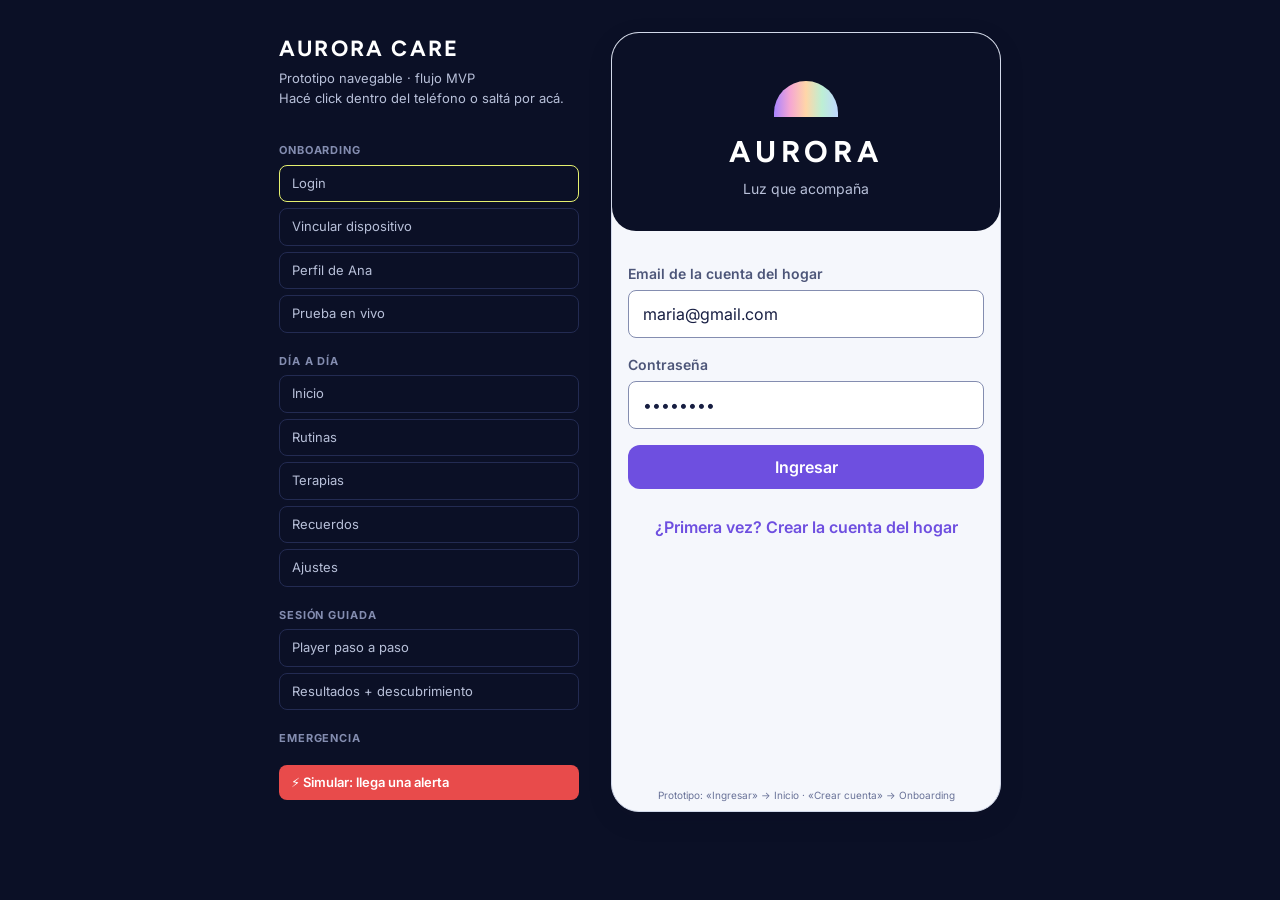
<file: Design/prototype/aurora-care.html>
<!DOCTYPE html>
<html lang="es-AR">
<head>
<meta charset="UTF-8"><meta name="viewport" content="width=device-width, initial-scale=1.0">
<title>Aurora Care — Prototipo navegable</title>
<link rel="preconnect" href="https://fonts.googleapis.com"><link rel="preconnect" href="https://fonts.gstatic.com" crossorigin>
<link href="https://fonts.googleapis.com/css2?family=Figtree:wght@300..900&family=Inter:wght@100..900&family=Atkinson+Hyperlegible+Next:wght@400;700&display=swap" rel="stylesheet">
<link rel="stylesheet" href="../tokens/tokens.css"><link rel="stylesheet" href="../previews/app.css">
<style>
  body { background: var(--neutral-850); display:flex; gap: 32px; align-items:flex-start; justify-content:center; padding: 32px; min-height: 100vh; }
  .proto-panel { width: 300px; color: #fff; position: sticky; top: 32px; }
  .proto-panel h1 { font-family: var(--font-heading); font-size: 22px; letter-spacing: .1em; }
  .proto-panel .sub { color: var(--neutral-300); font-size: 13px; margin: 4px 0 20px; }
  .proto-panel .flow { display:flex; flex-direction:column; gap: 6px; }
  .proto-panel a { display:block; color: var(--neutral-300); text-decoration:none; font-size: 13px; padding: 8px 12px; border-radius: 8px; border: 1px solid var(--neutral-700); }
  .proto-panel a:hover { color:#fff; border-color: var(--violet-300); }
  .proto-panel a.sim { background: var(--red-500); color:#fff; border:none; font-weight:600; margin-top: 12px; }
  .proto-panel .grp { font-size: 11px; font-weight: 700; letter-spacing:.08em; color: var(--neutral-400); margin-top: 14px; }
  .proto-screen { display:none; }
  .proto-screen.active { display:block; }
  a.hot { text-decoration: none; color: inherit; display: contents; }
  .phone { min-height: 780px; }
  .hint { position: absolute; bottom: 8px; left: 0; right: 0; text-align:center; font-size: 10px; color: var(--text-muted); }
</style>
</head>
<body>
<svg style="display:none" xmlns="http://www.w3.org/2000/svg">
  <symbol id="i-house" viewBox="0 0 24 24"><path d="M15 21v-8a1 1 0 0 0-1-1h-4a1 1 0 0 0-1 1v8"/><path d="M3 10a2 2 0 0 1 .709-1.528l7-6a2 2 0 0 1 2.582 0l7 6A2 2 0 0 1 21 10v9a2 2 0 0 1-2 2H5a2 2 0 0 1-2-2z"/></symbol>
  <symbol id="i-calendar" viewBox="0 0 24 24"><path d="M8 2v3"/><path d="M16 2v3"/><rect x="3" y="3" width="18" height="18" rx="2"/><path d="M3 9h18"/></symbol>
  <symbol id="i-book" viewBox="0 0 24 24"><path d="m22 11-1.296-1.296a2.4 2.4 0 0 0-3.408 0L11 16"/><path d="M4 8a2 2 0 0 0-2 2v10a2 2 0 0 0 2 2h10a2 2 0 0 0 2-2"/><circle cx="13" cy="7" r="1" fill="currentColor"/><rect x="8" y="2" width="14" height="14" rx="2"/></symbol>
  <symbol id="i-bell" viewBox="0 0 24 24"><path d="M10.268 21a2 2 0 0 0 3.464 0"/><path d="M3.262 15.326A1 1 0 0 0 4 17h16a1 1 0 0 0 .74-1.673C19.41 13.956 18 12.499 18 8A6 6 0 0 0 6 8c0 4.499-1.411 5.956-2.738 7.326"/></symbol>
  <symbol id="i-sliders" viewBox="0 0 24 24"><path d="M10 5H3"/><path d="M12 19H3"/><path d="M14 3v4"/><path d="M16 17v4"/><path d="M21 12h-9"/><path d="M21 19h-5"/><path d="M21 5h-7"/><path d="M8 10v4"/><path d="M8 12H3"/></symbol>
  <symbol id="i-pill" viewBox="0 0 24 24"><path d="m10.5 20.5 10-10a4.95 4.95 0 1 0-7-7l-10 10a4.95 4.95 0 1 0 7 7Z"/><path d="m8.5 8.5 7 7"/></symbol>
  <symbol id="i-mic" viewBox="0 0 24 24"><path d="M12 19v3"/><path d="M19 10v2a7 7 0 0 1-14 0v-2"/><rect x="9" y="2" width="6" height="13" rx="3"/></symbol>
  <symbol id="i-phone" viewBox="0 0 24 24"><path d="M13.832 16.568a1 1 0 0 0 1.213-.303l.355-.465A2 2 0 0 1 17 15h3a2 2 0 0 1 2 2v3a2 2 0 0 1-2 2A18 18 0 0 1 2 4a2 2 0 0 1 2-2h3a2 2 0 0 1 2 2v3a2 2 0 0 1-.8 1.6l-.468.351a1 1 0 0 0-.292 1.233 14 14 0 0 0 6.392 6.384"/></symbol>
  <symbol id="i-check" viewBox="0 0 24 24"><path d="M20 6 9 17l-5-5"/></symbol>
  <symbol id="i-x" viewBox="0 0 24 24"><path d="M18 6 6 18"/><path d="m6 6 12 12"/></symbol>
  <symbol id="i-plus" viewBox="0 0 24 24"><path d="M5 12h14"/><path d="M12 5v14"/></symbol>
  <symbol id="i-chev-r" viewBox="0 0 24 24"><path d="m9 18 6-6-6-6"/></symbol>
  <symbol id="i-chev-l" viewBox="0 0 24 24"><path d="m15 18-6-6 6-6"/></symbol>
  <symbol id="i-alert" viewBox="0 0 24 24"><path d="m21.73 18-8-14a2 2 0 0 0-3.48 0l-8 14A2 2 0 0 0 4 21h16a2 2 0 0 0 1.73-3"/><path d="M12 9v4"/><path d="M12 17h.01"/></symbol>
  <symbol id="i-heart" viewBox="0 0 24 24"><path d="M2 9.5a5.5 5.5 0 0 1 9.591-3.676.56.56 0 0 0 .818 0A5.49 5.49 0 0 1 22 9.5c0 2.29-1.5 4-3 5.5l-5.492 5.313a2 2 0 0 1-3 .019L5 15c-1.5-1.5-3-3.2-3-5.5"/></symbol>
  <symbol id="i-clock" viewBox="0 0 24 24"><circle cx="12" cy="12" r="10"/><path d="M12 6v6l4 2"/></symbol>
  <symbol id="i-user" viewBox="0 0 24 24"><path d="M19 21v-2a4 4 0 0 0-4-4H9a4 4 0 0 0-4 4v2"/><circle cx="12" cy="7" r="4"/></symbol>
  <symbol id="i-users" viewBox="0 0 24 24"><path d="M16 21v-2a4 4 0 0 0-4-4H6a4 4 0 0 0-4 4v2"/><path d="M16 3.128a4 4 0 0 1 0 7.744"/><path d="M22 21v-2a4 4 0 0 0-3-3.87"/><circle cx="9" cy="7" r="4"/></symbol>
  <symbol id="i-volume" viewBox="0 0 24 24"><path d="M11 4.702a.705.705 0 0 0-1.203-.498L6.413 7.587A1.4 1.4 0 0 1 5.416 8H3a1 1 0 0 0-1 1v6a1 1 0 0 0 1 1h2.416a1.4 1.4 0 0 1 .997.413l3.383 3.384A.705.705 0 0 0 11 19.298z"/><path d="M16 9a5 5 0 0 1 0 6"/><path d="M19.364 18.364a9 9 0 0 0 0-12.728"/></symbol>
  <symbol id="i-cpu" viewBox="0 0 24 24"><path d="M12 20v2"/><path d="M12 2v2"/><path d="M17 20v2"/><path d="M17 2v2"/><path d="M2 12h2"/><path d="M2 17h2"/><path d="M2 7h2"/><path d="M20 12h2"/><path d="M20 17h2"/><path d="M20 7h2"/><path d="M7 20v2"/><path d="M7 2v2"/><rect x="4" y="4" width="16" height="16" rx="2"/><rect x="8" y="8" width="8" height="8" rx="1"/></symbol>
  <symbol id="i-music" viewBox="0 0 24 24"><path d="M9 18V5l12-2v13"/><circle cx="6" cy="18" r="3"/><circle cx="18" cy="16" r="3"/></symbol>
  <symbol id="i-pause" viewBox="0 0 24 24"><rect x="14" y="3" width="5" height="18" rx="1"/><rect x="5" y="3" width="5" height="18" rx="1"/></symbol>
  <symbol id="i-sparkle" viewBox="0 0 24 24"><path d="M11.017 2.814a1 1 0 0 1 1.966 0l1.051 5.558a2 2 0 0 0 1.594 1.594l5.558 1.051a1 1 0 0 1 0 1.966l-5.558 1.051a2 2 0 0 0-1.594 1.594l-1.051 5.558a1 1 0 0 1-1.966 0l-1.051-5.558a2 2 0 0 0-1.594-1.594l-5.558-1.051a1 1 0 0 1 0-1.966l5.558-1.051a2 2 0 0 0 1.594-1.594z"/><path d="M20 2v4"/><path d="M22 4h-4"/><circle cx="4" cy="20" r="2"/></symbol>
  <symbol id="i-shield" viewBox="0 0 24 24"><path d="M20 13c0 5-3.5 7.5-7.66 8.95a1 1 0 0 1-.67-.01C7.5 20.5 4 18 4 13V6a1 1 0 0 1 1-1c2 0 4.5-1.2 6.24-2.72a1.17 1.17 0 0 1 1.52 0C14.51 3.81 17 5 19 5a1 1 0 0 1 1 1z"/><path d="m9 12 2 2 4-4"/></symbol>
</svg>

<!-- ============ PANEL DEL PROTOTIPO ============ -->
<div class="proto-panel">
  <h1>AURORA CARE</h1>
  <div class="sub">Prototipo navegable · flujo MVP<br>Hacé click dentro del teléfono o saltá por acá.</div>
  <div class="flow">
    <div class="grp">ONBOARDING</div>
    <a href="#login">Login</a>
    <a href="#onb-1">Vincular dispositivo</a>
    <a href="#onb-2">Perfil de Ana</a>
    <a href="#onb-3">Prueba en vivo</a>
    <div class="grp">DÍA A DÍA</div>
    <a href="#inicio">Inicio</a>
    <a href="#rutinas">Rutinas</a>
    <a href="#terapias">Terapias</a>
    <a href="#recuerdos">Recuerdos</a>
    <a href="#ajustes">Ajustes</a>
    <div class="grp">SESIÓN GUIADA</div>
    <a href="#sesion-1">Player paso a paso</a>
    <a href="#resultados">Resultados + descubrimiento</a>
    <div class="grp">EMERGENCIA</div>
    <a class="sim" href="#inicio-alerta">⚡ Simular: llega una alerta</a>
  </div>
</div>

<!-- ============ PANTALLAS ============ -->
<div class="stage">

<!-- LOGIN -->
<section class="proto-screen" id="login">
<div class="phone"><div class="screen">
  <div style="background: var(--neutral-850); border-radius: 0 0 var(--radius-xl) var(--radius-xl); padding: 48px 24px 32px; color:#fff; text-align:center; position:relative; overflow:hidden">
    <div style="width:64px;height:36px;border-radius:64px 64px 0 0;background:var(--gradient-aurora);margin:0 auto 12px"></div>
    <div style="font-family:var(--font-heading);font-weight:700;letter-spacing:.16em;font-size:30px">AURORA</div>
    <div style="color:var(--neutral-300);font-size:14px;margin-top:4px">Luz que acompaña</div>
  </div>
  <div class="content" style="padding-top: 32px">
    <div class="field"><label>Email de la cuenta del hogar</label><input class="input" value="maria@gmail.com"></div>
    <div class="field"><label>Contraseña</label><input class="input" type="password" value="········"></div>
    <a class="hot" href="#inicio"><button class="btn btn-primary btn-block">Ingresar</button></a>
    <a class="hot" href="#onb-1"><button class="btn btn-ghost btn-block">¿Primera vez? Crear la cuenta del hogar</button></a>
  </div>
  <div class="hint">Prototipo: «Ingresar» → Inicio · «Crear cuenta» → Onboarding</div>
</div></div>
</section>

<!-- ONB 1 -->
<section class="proto-screen" id="onb-1">
<div class="phone"><div class="screen">
  <div class="topbar"><a class="hot" href="#login"><div class="back"><svg class="ic"><use href="#i-chev-l"/></svg></div></a><div class="title small">Vincular Aurora Home</div></div>
  <div class="stepper"><span class="current"></span><span></span><span></span></div>
  <div class="content" style="text-align:center">
    <div class="empty" style="padding: 24px 0 0">
      <div class="e-icon"><svg class="ic"><use href="#i-cpu"/></svg></div>
      <h3>Ingresá el código del display</h3>
      <p>Enchufá el dispositivo cerca de donde Ana pasa el día. El display muestra un código de 6 dígitos.</p>
    </div>
    <div style="display:flex;gap:8px;justify-content:center">
      <b style="width:44px;height:56px;border:1.5px solid var(--border-input);border-radius:8px;display:grid;place-items:center;font-size:24px;background:var(--bg-surface)">4</b>
      <b style="width:44px;height:56px;border:1.5px solid var(--border-input);border-radius:8px;display:grid;place-items:center;font-size:24px;background:var(--bg-surface)">7</b>
      <b style="width:44px;height:56px;border:1.5px solid var(--border-input);border-radius:8px;display:grid;place-items:center;font-size:24px;background:var(--bg-surface)">2</b>
      <b style="width:44px;height:56px;border:1.5px solid var(--border-input);border-radius:8px;display:grid;place-items:center;font-size:24px;background:var(--bg-surface)">9</b>
      <b style="width:44px;height:56px;border:1.5px solid var(--border-input);border-radius:8px;display:grid;place-items:center;font-size:24px;background:var(--bg-surface)">1</b>
      <b style="width:44px;height:56px;border:1.5px solid var(--border-input);border-radius:8px;display:grid;place-items:center;font-size:24px;background:var(--bg-surface)">8</b>
    </div>
    <a class="hot" href="#onb-2"><button class="btn btn-primary btn-block" style="margin-top:8px">Vincular</button></a>
  </div>
</div></div>
</section>

<!-- ONB 2 -->
<section class="proto-screen" id="onb-2">
<div class="phone"><div class="screen">
  <div class="topbar"><a class="hot" href="#onb-1"><div class="back"><svg class="ic"><use href="#i-chev-l"/></svg></div></a><div class="title small">¿A quién va a acompañar Aurora?</div></div>
  <div class="stepper"><span class="done"></span><span class="current"></span><span></span></div>
  <div class="content">
    <div class="field"><label>Nombre</label><input class="input" value="Ana"><span class="help">Aurora la va a llamar así al hablarle.</span></div>
    <div class="field"><label>Fecha de nacimiento</label><input class="input" value="12/03/1950" style="max-width:180px"></div>
    <div class="field"><label>Etapa de la enfermedad</label><select class="input"><option>Leve (GDS 3) — olvidos frecuentes</option></select>
      <span class="help">Ajusta la dificultad de los ejercicios y la frecuencia de los recordatorios.</span></div>
    <div class="field"><label>Cosas que le gustan</label><textarea class="input">El mate amargo, el tango, su jardín…</textarea></div>
    <a class="hot" href="#onb-3"><button class="btn btn-primary btn-block">Continuar</button></a>
  </div>
</div></div>
</section>

<!-- ONB 3 -->
<section class="proto-screen" id="onb-3">
<div class="phone"><div class="screen">
  <div class="topbar"><div class="title small">Ya casi está</div></div>
  <div class="stepper"><span class="done"></span><span class="done"></span><span class="current"></span></div>
  <div class="content">
    <div class="card">
      <div class="card-title"><svg class="ic"><use href="#i-users"/></svg>Sumar cuidadores</div>
      <p class="muted">Cada uno usa la app desde su teléfono, asociado a esta cuenta.</p>
      <button class="btn btn-secondary btn-block" style="margin-top:12px">Invitar por WhatsApp</button>
    </div>
    <div class="card" style="background: var(--neutral-850); border-color: var(--neutral-700); color:#fff; text-align:center">
      <div style="font-family:var(--font-heading);font-size:20px;font-weight:600">Escuchá cómo la saluda</div>
      <p style="color:var(--neutral-300);font-size:14px;margin:8px 0 16px">«Hola, Ana. Soy Aurora. María me pidió que te acompañe.»</p>
      <button class="btn btn-accent btn-block"><svg class="ic"><use href="#i-volume"/></svg>Probar ahora</button>
    </div>
    <a class="hot" href="#inicio"><button class="btn btn-primary btn-block">Ir al inicio</button></a>
  </div>
</div></div>
</section>

<!-- INICIO -->
<section class="proto-screen" id="inicio">
<div class="phone"><div class="screen">
  <div class="statusbar"><span>10:45</span><span>●●● ᯤ 87%</span></div>
  <div class="topbar"><div class="title">Hola, María</div><span class="badge ok"><svg class="ic"><use href="#i-check"/></svg>Todo en orden</span></div>
  <div class="content">
    <div class="status-hero">
      <div class="avatar">A</div>
      <div><div class="st-title">Ana está bien</div><div class="st-sub">Habló con Aurora 10:42 · confirmó el desayuno</div></div>
      <div class="ok-ring"><svg class="ic"><use href="#i-check"/></svg></div>
    </div>
    <a class="hot" href="#rutinas"><div class="card">
      <div class="card-title"><svg class="ic"><use href="#i-calendar"/></svg>Hoy le toca<span class="card-link">Ver agenda</span></div>
      <div class="list" style="border:none">
        <div class="row" style="padding-left:0;padding-right:0"><div class="r-icon brand"><svg class="ic"><use href="#i-pill"/></svg></div>
          <div class="r-main"><div class="r-title">Enalapril 10 mg</div><div class="r-sub">Prioritaria</div></div><div class="r-end"><span class="time">14:00</span></div></div>
        <div class="row" style="padding-left:0;padding-right:0"><div class="r-icon"><svg class="ic"><use href="#i-clock"/></svg></div>
          <div class="r-main"><div class="r-title">Merienda</div></div><div class="r-end"><span class="time">16:30</span></div></div>
      </div>
    </div></a>
    <a class="hot" href="#terapias"><div class="card">
      <div class="card-title"><svg class="ic"><use href="#i-sparkle"/></svg>Terapia sugerida hoy<span class="card-link">Ver</span></div>
      <p class="muted">Reminiscencia: el casamiento — ideal para la tarde.</p>
    </div></a>
    <div class="card">
      <div class="card-title"><svg class="ic"><use href="#i-cpu"/></svg>Dispositivos</div>
      <div class="hstack"><span class="badge ok">Aurora Home · conectado</span><span class="badge neutral">Pulsera · no vinculada</span></div>
    </div>
  </div>
  <a class="hot" href="#dropin"><button class="fab"><svg class="ic"><use href="#i-mic"/></svg>Hablar con Ana</button></a>
  <div class="tabbar">
    <a class="hot" href="#inicio"><div class="tab active"><svg class="ic"><use href="#i-house"/></svg>Inicio</div></a>
    <a class="hot" href="#rutinas"><div class="tab"><svg class="ic"><use href="#i-calendar"/></svg>Rutinas</div></a>
    <a class="hot" href="#recuerdos"><div class="tab"><svg class="ic"><use href="#i-book"/></svg>Recuerdos</div></a>
    <a class="hot" href="#actividad"><div class="tab"><svg class="ic"><use href="#i-bell"/></svg>Actividad</div></a>
    <a class="hot" href="#ajustes"><div class="tab"><svg class="ic"><use href="#i-sliders"/></svg>Ajustes</div></a>
  </div>
</div></div>
</section>

<!-- INICIO CON ALERTA -->
<section class="proto-screen" id="inicio-alerta">
<div class="phone"><div class="screen">
  <div class="statusbar"><span>14:16</span><span>●●● ᯤ 82%</span></div>
  <div class="topbar"><div class="title">Hola, María</div><span class="badge danger">1 alerta</span></div>
  <div class="content">
    <div class="alert-banner high">
      <div class="ab-head"><div class="ab-icon"><svg class="ic"><use href="#i-pill"/></svg></div>
        <div><div class="ab-title">Sin confirmación de la toma de las 14:00</div><div class="ab-sub">Enalapril 10 mg · prioritaria · 2 reintentos</div></div></div>
      <div class="ab-actions">
        <a class="hot" href="#alerta-detalle"><button class="btn btn-sm btn-danger">Ver y resolver</button></a>
      </div>
    </div>
    <div class="status-hero">
      <div class="avatar">A</div>
      <div><div class="st-title">Ana necesita atención</div><div class="st-sub">Última interacción 13:05</div></div>
      <div class="ok-ring" style="background: var(--warning-bg); color: var(--warning-icon)"><svg class="ic"><use href="#i-alert"/></svg></div>
    </div>
  </div>
  <a class="hot" href="#dropin"><button class="fab"><svg class="ic"><use href="#i-mic"/></svg>Hablar con Ana</button></a>
  <div class="tabbar">
    <a class="hot" href="#inicio-alerta"><div class="tab active"><svg class="ic"><use href="#i-house"/></svg>Inicio</div></a>
    <a class="hot" href="#rutinas"><div class="tab"><svg class="ic"><use href="#i-calendar"/></svg>Rutinas</div></a>
    <a class="hot" href="#recuerdos"><div class="tab"><svg class="ic"><use href="#i-book"/></svg>Recuerdos</div></a>
    <a class="hot" href="#actividad"><div class="tab"><span class="dot">1</span><svg class="ic"><use href="#i-bell"/></svg>Actividad</div></a>
    <a class="hot" href="#ajustes"><div class="tab"><svg class="ic"><use href="#i-sliders"/></svg>Ajustes</div></a>
  </div>
</div></div>
</section>

<!-- DETALLE ALERTA -->
<section class="proto-screen" id="alerta-detalle">
<div class="phone"><div class="screen">
  <div class="topbar"><a class="hot" href="#inicio-alerta"><div class="back"><svg class="ic"><use href="#i-chev-l"/></svg></div></a><div class="title small">Alerta · Alta</div></div>
  <div class="content">
    <div class="alert-banner high" style="box-shadow:none">
      <div class="ab-head"><div class="ab-icon"><svg class="ic"><use href="#i-pill"/></svg></div>
        <div><div class="ab-title">Sin confirmación de la toma de las 14:00</div><div class="ab-sub">Enalapril 10 mg · prioritaria</div></div></div>
    </div>
    <div class="sect-label">Qué hizo Aurora</div>
    <div class="timeline">
      <div class="t-item"><div class="t-dot info"><svg class="ic"><use href="#i-volume"/></svg></div>
        <div class="t-body"><div class="t-title">Recordatorio emitido</div><div class="t-time">14:00</div></div></div>
      <div class="t-item"><div class="t-dot info"><svg class="ic"><use href="#i-volume"/></svg></div>
        <div class="t-body"><div class="t-title">Reintento sin respuesta</div><div class="t-time">14:10</div></div></div>
      <div class="t-item"><div class="t-dot warn"><svg class="ic"><use href="#i-alert"/></svg></div>
        <div class="t-body"><div class="t-title">Omisión → alerta a María y Diego</div><div class="t-time">14:15</div></div></div>
      <div class="t-item"><div class="t-dot neutral"><svg class="ic"><use href="#i-clock"/></svg></div>
        <div class="t-body"><div class="t-title">Escalado a Diego si nadie atiende</div><div class="t-time">14:35</div></div></div>
    </div>
    <div class="sect-label">Qué podés hacer</div>
    <a class="hot" href="#dropin"><button class="btn btn-primary btn-block"><svg class="ic"><use href="#i-mic"/></svg>Drop-in — hablar por el parlante</button></a>
    <button class="btn btn-secondary btn-block"><svg class="ic"><use href="#i-phone"/></svg>Llamar al teléfono de Ana</button>
    <a class="hot" href="#alerta-resuelta"><button class="btn btn-ghost btn-block"><svg class="ic"><use href="#i-check"/></svg>Marcar como atendida…</button></a>
  </div>
</div></div>
</section>

<!-- DROPIN -->
<section class="proto-screen" id="dropin">
<div class="phone"><div class="screen" style="position:relative">
  <div class="statusbar"><span>14:17</span><span>●●● ᯤ 82%</span></div>
  <div class="topbar"><div class="title">Hola, María</div></div>
  <div class="content" style="opacity:.3">
    <div class="status-hero"><div class="avatar">A</div><div><div class="st-title">Ana necesita atención</div></div></div>
  </div>
  <div class="sheet-backdrop"><div class="sheet" style="text-align:center">
    <div class="grab"></div>
    <div style="font-family:var(--font-heading);font-size:20px;font-weight:600">Hablando por el parlante de Ana</div>
    <p class="muted">Aurora ya le avisó: «Ana, María te va a decir algo».<br>Mensaje de una vía (RN15).</p>
    <div style="display:flex;align-items:center;gap:3px;height:48px;justify-content:center">
      <i style="width:4px;border-radius:2px;background:var(--violet-400);height:12px"></i><i style="width:4px;border-radius:2px;background:var(--violet-400);height:26px"></i><i style="width:4px;border-radius:2px;background:var(--violet-400);height:40px"></i><i style="width:4px;border-radius:2px;background:var(--violet-400);height:22px"></i><i style="width:4px;border-radius:2px;background:var(--violet-400);height:34px"></i><i style="width:4px;border-radius:2px;background:var(--violet-400);height:16px"></i><i style="width:4px;border-radius:2px;background:var(--violet-400);height:42px"></i><i style="width:4px;border-radius:2px;background:var(--violet-400);height:28px"></i>
    </div>
    <div style="font-variant-numeric:tabular-nums;font-weight:700;font-size:24px">0:23 <span class="muted" style="font-weight:400;font-size:14px">/ máx 1:00</span></div>
    <a class="hot" href="#alerta-resuelta"><button class="btn btn-danger btn-block"><svg class="ic"><use href="#i-x"/></svg>Terminar</button></a>
    <p class="muted">Al terminar, Aurora le pregunta a Ana si quiere responderte.</p>
  </div></div>
</div></div>
</section>

<!-- ALERTA RESUELTA -->
<section class="proto-screen" id="alerta-resuelta">
<div class="phone"><div class="screen">
  <div class="content" style="justify-content:center">
    <div class="empty">
      <div class="e-icon" style="background: var(--success-bg); color: var(--success-icon)"><svg class="ic"><use href="#i-check"/></svg></div>
      <h3>Alerta atendida</h3>
      <p>Ana confirmó la toma después del drop-in. Diego ya puede verlo: nadie llama dos veces.</p>
      <div class="card" style="width:100%; text-align:left">
        <div class="t-item" style="padding-bottom:0"><div class="t-dot ok"><svg class="ic"><use href="#i-check"/></svg></div>
          <div class="t-body"><div class="t-title">Atendida por María</div><div class="t-sub">Drop-in 14:17 · confirmación 14:19</div><div class="t-time">Trazabilidad completa en el historial</div></div></div>
      </div>
      <a class="hot" href="#inicio"><button class="btn btn-primary btn-block">Volver al inicio</button></a>
    </div>
  </div>
</div></div>
</section>

<!-- RUTINAS -->
<section class="proto-screen" id="rutinas">
<div class="phone"><div class="screen">
  <div class="statusbar"><span>10:45</span><span>●●● ᯤ 87%</span></div>
  <div class="topbar"><div class="title">Rutinas</div><a class="hot" href="#rutina-editor"><button class="btn btn-primary btn-sm"><svg class="ic"><use href="#i-plus"/></svg>Nueva</button></a></div>
  <div class="content">
    <div class="seg"><button class="active">Rutinas</button><button>Medicación</button></div>
    <div class="sect-label">Hoy · miércoles 9 de julio</div>
    <div class="list">
      <div class="row"><div class="r-icon ok"><svg class="ic"><use href="#i-check"/></svg></div>
        <div class="r-main"><div class="r-title">Desayuno + medicación</div><div class="r-sub">Confirmada 08:12</div></div><div class="r-end"><span class="time">08:00</span></div></div>
      <div class="row"><div class="r-icon ok"><svg class="ic"><use href="#i-check"/></svg></div>
        <div class="r-main"><div class="r-title">Almuerzo</div><div class="r-sub">Confirmada 13:05</div></div><div class="r-end"><span class="time">12:30</span></div></div>
      <a class="hot" href="#rutina-editor"><div class="row"><div class="r-icon brand"><svg class="ic"><use href="#i-pill"/></svg></div>
        <div class="r-main"><div class="r-title">Enalapril 10 mg</div><div class="r-sub">Prioritaria · margen 15 min</div></div><div class="r-end"><span class="time">14:00</span><svg class="ic chev"><use href="#i-chev-r"/></svg></div></div></a>
      <div class="row"><div class="r-icon"><svg class="ic"><use href="#i-clock"/></svg></div>
        <div class="r-main"><div class="r-title">Merienda</div><div class="r-sub">Importante · margen 30 min</div></div><div class="r-end"><span class="time">16:30</span></div></div>
    </div>
  </div>
  <div class="tabbar">
    <a class="hot" href="#inicio"><div class="tab"><svg class="ic"><use href="#i-house"/></svg>Inicio</div></a>
    <a class="hot" href="#rutinas"><div class="tab active"><svg class="ic"><use href="#i-calendar"/></svg>Rutinas</div></a>
    <a class="hot" href="#recuerdos"><div class="tab"><svg class="ic"><use href="#i-book"/></svg>Recuerdos</div></a>
    <a class="hot" href="#actividad"><div class="tab"><svg class="ic"><use href="#i-bell"/></svg>Actividad</div></a>
    <a class="hot" href="#ajustes"><div class="tab"><svg class="ic"><use href="#i-sliders"/></svg>Ajustes</div></a>
  </div>
</div></div>
</section>

<!-- EDITOR RUTINA -->
<section class="proto-screen" id="rutina-editor">
<div class="phone"><div class="screen">
  <div class="topbar"><a class="hot" href="#rutinas"><div class="back"><svg class="ic"><use href="#i-chev-l"/></svg></div></a><div class="title small">Editar rutina</div><a class="hot" href="#rutinas"><button class="btn btn-ghost btn-sm">Guardar</button></a></div>
  <div class="content">
    <div class="field"><label>Nombre</label><input class="input" value="Enalapril 10 mg"></div>
    <div class="hstack" style="gap:12px">
      <div class="field" style="flex:1"><label>Horario</label><input class="input" value="14:00"></div>
      <div class="field" style="flex:1"><label>Frecuencia</label><select class="input"><option>Todos los días</option></select></div>
    </div>
    <div class="field"><label>Prioridad</label>
      <div class="seg"><button>Normal</button><button>Importante</button><button class="active">Prioritaria</button></div>
      <span class="help">Prioritaria: si Ana no confirma, alerta con sonido y escalado.</span></div>
    <div class="field"><label>Margen de confirmación</label>
      <div class="seg"><button>10 min</button><button class="active">15 min</button><button>30 min</button></div></div>
    <div class="field"><label>Mensaje de voz</label>
      <textarea class="input">Ana, es la hora de la pastilla de la presión. Está en el cajón de la cocina.</textarea>
      <button class="btn btn-secondary btn-sm" style="align-self:flex-start"><svg class="ic"><use href="#i-volume"/></svg>Escuchar cómo suena</button></div>
    <a class="hot" href="#rutinas"><button class="btn btn-primary btn-block">Guardar</button></a>
  </div>
</div></div>
</section>

<!-- TERAPIAS -->
<section class="proto-screen" id="terapias">
<div class="phone"><div class="screen">
  <div class="statusbar"><span>16:10</span><span>●●● ᯤ 78%</span></div>
  <div class="topbar"><div class="title">Actividad</div></div>
  <div class="content">
    <div class="seg"><a class="hot" href="#actividad"><button>Alertas</button></a><button class="active">Terapias</button><a class="hot" href="#actividad"><button>Historial</button></a></div>
    <div class="card" style="background: var(--violet-50); border-color: var(--violet-200)">
      <div class="card-title" style="margin-bottom:8px"><svg class="ic"><use href="#i-sparkle"/></svg>Sugerida para hoy</div>
      <div class="r-title">Reminiscencia: el casamiento</div>
      <p class="muted">A Ana le hizo muy bien la última vez.</p>
      <div class="hstack" style="margin-top:12px">
        <a class="hot" href="#sesion-1"><button class="btn btn-primary btn-sm" style="flex:1"><svg class="ic"><use href="#i-users"/></svg>Hacerla juntos</button></a>
        <button class="btn btn-secondary btn-sm" style="flex:1"><svg class="ic"><use href="#i-mic"/></svg>Que la haga Aurora</button>
      </div>
    </div>
    <div class="ther-card" style="display:flex;gap:12px;background:var(--bg-surface);border:1px solid var(--border-default);border-radius:16px;padding:12px;align-items:center">
      <div style="width:56px;height:56px;border-radius:12px;background:var(--peach);display:grid;place-items:center;font-size:24px">🎵</div>
      <div style="flex:1"><div class="r-title">Trivia de su época</div><div class="r-sub">Tango, cine y radio de los 60</div>
        <div class="hstack" style="margin-top:4px"><span class="badge info"><svg class="ic"><use href="#i-mic"/></svg>La hace Aurora</span><span class="badge neutral">10 min</span></div></div>
      <svg class="ic chev"><use href="#i-chev-r"/></svg></div>
    <div class="ther-card" style="display:flex;gap:12px;background:var(--bg-surface);border:1px solid var(--border-default);border-radius:16px;padding:12px;align-items:center">
      <div style="width:56px;height:56px;border-radius:12px;background:var(--mint);display:grid;place-items:center;font-size:24px">🧩</div>
      <div style="flex:1"><div class="r-title">Lógica de todos los días</div><div class="r-sub">Secuencias simples: el mate, la huerta</div>
        <div class="hstack" style="margin-top:4px"><span class="badge info"><svg class="ic"><use href="#i-mic"/></svg>La hace Aurora</span><span class="badge neutral">Nivel: se adapta</span></div></div>
      <svg class="ic chev"><use href="#i-chev-r"/></svg></div>
  </div>
  <div class="tabbar">
    <a class="hot" href="#inicio"><div class="tab"><svg class="ic"><use href="#i-house"/></svg>Inicio</div></a>
    <a class="hot" href="#rutinas"><div class="tab"><svg class="ic"><use href="#i-calendar"/></svg>Rutinas</div></a>
    <a class="hot" href="#recuerdos"><div class="tab"><svg class="ic"><use href="#i-book"/></svg>Recuerdos</div></a>
    <a class="hot" href="#actividad"><div class="tab active"><svg class="ic"><use href="#i-bell"/></svg>Actividad</div></a>
    <a class="hot" href="#ajustes"><div class="tab"><svg class="ic"><use href="#i-sliders"/></svg>Ajustes</div></a>
  </div>
</div></div>
</section>

<!-- SESION 1..4 -->
<section class="proto-screen" id="sesion-1">
<div class="phone"><div class="screen">
  <div class="topbar"><a class="hot" href="#terapias"><div class="back"><svg class="ic"><use href="#i-x"/></svg></div></a><div class="title small">Reminiscencia: el casamiento</div></div>
  <div class="stepper"><span class="current"></span><span></span><span></span><span></span></div>
  <div class="content">
    <div style="display:flex;align-items:center;gap:8px;font-size:12px;font-weight:700;color:var(--violet-600)">PASO 1 DE 4 · PREPARACIÓN</div>
    <div class="card" style="border-color: var(--violet-300); border-width:1.5px">
      <div class="r-title" style="font-size:20px;font-family:var(--font-heading)">Preparen el momento</div>
      <p style="margin-top:8px">Sentate frente a Ana, sin apuro. Apagá la tele: la música va a ser la protagonista.</p>
    </div>
    <div class="card" style="background:var(--neutral-850);color:#fff;display:flex;gap:12px;align-items:center">
      <div style="width:32px;height:32px;border-radius:50%;background:var(--gradient-aurora);flex:none"></div>
      <div style="font-size:14px"><b>Aurora está lista:</b> tiene la música y la foto del casamiento preparadas en el display.</div>
    </div>
    <div class="card">
      <div style="display:flex;gap:8px;font-size:14px"><b>💡</b><span>Duración ideal: 10-15 minutos. Cortá antes si la ves cansada.</span></div>
    </div>
    <div class="hstack" style="margin-top:auto">
      <a class="hot" href="#resultados"><button class="btn btn-secondary" style="flex:1"><svg class="ic"><use href="#i-pause"/></svg>Cerrar con calma</button></a>
      <a class="hot" href="#sesion-2"><button class="btn btn-primary" style="flex:1.4">Empezar<svg class="ic"><use href="#i-chev-r"/></svg></button></a>
    </div>
  </div>
</div></div>
</section>

<section class="proto-screen" id="sesion-2">
<div class="phone"><div class="screen">
  <div class="topbar"><a class="hot" href="#terapias"><div class="back"><svg class="ic"><use href="#i-x"/></svg></div></a><div class="title small">Reminiscencia: el casamiento</div><span class="muted" style="font-variant-numeric:tabular-nums">04:32</span></div>
  <div class="stepper"><span class="done"></span><span class="current"></span><span></span><span></span></div>
  <div class="content">
    <div style="display:flex;align-items:center;gap:8px;font-size:12px;font-weight:700;color:var(--violet-600)"><svg class="ic" style="width:16px;height:16px"><use href="#i-music"/></svg>PASO 2 DE 4 · APERTURA</div>
    <div class="card" style="border-color: var(--violet-300); border-width:1.5px">
      <div class="r-title" style="font-size:20px;font-family:var(--font-heading)">Dejá que la música haga su trabajo</div>
      <p style="margin-top:8px">Cuando Ana la reconozca, preguntale:</p>
      <p style="font-size:18px;font-weight:600;color:var(--violet-700);margin-top:8px">«¿Te acordás de la primera vez que la escuchaste?»</p>
    </div>
    <div class="card" style="background:var(--neutral-850);color:#fff;display:flex;gap:12px;align-items:center">
      <div style="width:32px;height:32px;border-radius:50%;background:var(--gradient-aurora);flex:none"></div>
      <div style="font-size:14px"><b>Aurora ahora:</b> suena «Por una cabeza» bajito; la foto del casamiento en el display.</div>
    </div>
    <div class="card">
      <div style="display:flex;gap:8px;font-size:14px"><b>🚫</b><span>Evitá «¿no te acordás?» — genera frustración.</span></div>
    </div>
    <div class="hstack" style="margin-top:auto">
      <a class="hot" href="#resultados"><button class="btn btn-secondary" style="flex:1"><svg class="ic"><use href="#i-pause"/></svg>Cerrar con calma</button></a>
      <a class="hot" href="#sesion-3"><button class="btn btn-primary" style="flex:1.4">Siguiente paso<svg class="ic"><use href="#i-chev-r"/></svg></button></a>
    </div>
  </div>
</div></div>
</section>

<section class="proto-screen" id="sesion-3">
<div class="phone"><div class="screen">
  <div class="topbar"><a class="hot" href="#terapias"><div class="back"><svg class="ic"><use href="#i-x"/></svg></div></a><div class="title small">Reminiscencia: el casamiento</div><span class="muted" style="font-variant-numeric:tabular-nums">09:10</span></div>
  <div class="stepper"><span class="done"></span><span class="done"></span><span class="current"></span><span></span></div>
  <div class="content">
    <div style="display:flex;align-items:center;gap:8px;font-size:12px;font-weight:700;color:var(--violet-600)">PASO 3 DE 4 · EXPLORACIÓN</div>
    <div class="card" style="border-color: var(--violet-300); border-width:1.5px">
      <div class="r-title" style="font-size:20px;font-family:var(--font-heading)">Tirá del hilo, de a una pregunta</div>
      <p style="font-size:18px;font-weight:600;color:var(--violet-700);margin-top:8px">«¿Cómo era tu vestido?»</p>
      <p class="muted" style="margin-top:8px">Otras: ¿quiénes fueron? ¿qué comieron? ¿qué bailaron?</p>
    </div>
    <div class="card" style="background:var(--neutral-850);color:#fff;display:flex;gap:12px;align-items:center">
      <div style="width:32px;height:32px;border-radius:50%;background:var(--gradient-aurora);flex:none"></div>
      <div style="font-size:14px"><b>Si querés, pedile ayuda a Aurora:</b> «Aurora, contanos algo del casamiento» — suma un dato del recuerdo.</div>
    </div>
    <div class="card">
      <div style="display:flex;gap:8px;font-size:14px"><b>💡</b><span>Dejala terminar aunque mezcle detalles: importa la emoción, no la exactitud.</span></div>
    </div>
    <div class="hstack" style="margin-top:auto">
      <a class="hot" href="#resultados"><button class="btn btn-secondary" style="flex:1"><svg class="ic"><use href="#i-pause"/></svg>Cerrar con calma</button></a>
      <a class="hot" href="#sesion-4"><button class="btn btn-primary" style="flex:1.4">Siguiente paso<svg class="ic"><use href="#i-chev-r"/></svg></button></a>
    </div>
  </div>
</div></div>
</section>

<section class="proto-screen" id="sesion-4">
<div class="phone"><div class="screen">
  <div class="topbar"><a class="hot" href="#terapias"><div class="back"><svg class="ic"><use href="#i-x"/></svg></div></a><div class="title small">Reminiscencia: el casamiento</div><span class="muted" style="font-variant-numeric:tabular-nums">13:40</span></div>
  <div class="stepper"><span class="done"></span><span class="done"></span><span class="done"></span><span class="current"></span></div>
  <div class="content">
    <div style="display:flex;align-items:center;gap:8px;font-size:12px;font-weight:700;color:var(--violet-600)">PASO 4 DE 4 · CIERRE</div>
    <div class="card" style="border-color: var(--violet-300); border-width:1.5px">
      <div class="r-title" style="font-size:20px;font-family:var(--font-heading)">Cerrá con gratitud</div>
      <p style="margin-top:8px">Agradecele que te lo haya contado. Un abrazo vale más que cualquier pregunta.</p>
    </div>
    <div class="card" style="background:var(--neutral-850);color:#fff;display:flex;gap:12px;align-items:center">
      <div style="width:32px;height:32px;border-radius:50%;background:var(--gradient-aurora);flex:none"></div>
      <div style="font-size:14px"><b>Aurora:</b> baja la música de a poco y se despide: «Qué lindo recordar juntas».</div>
    </div>
    <a class="hot" href="#resultados"><button class="btn btn-primary btn-block" style="margin-top:auto">Terminar sesión<svg class="ic"><use href="#i-chev-r"/></svg></button></a>
  </div>
</div></div>
</section>

<!-- RESULTADOS -->
<section class="proto-screen" id="resultados">
<div class="phone"><div class="screen">
  <div class="topbar"><a class="hot" href="#terapias"><div class="back"><svg class="ic"><use href="#i-chev-l"/></svg></div></a><div class="title small">Sesión terminada</div></div>
  <div class="content">
    <div class="empty" style="padding: 16px 0 0">
      <div class="e-icon" style="background: var(--success-bg); color: var(--success-icon)"><svg class="ic"><use href="#i-check"/></svg></div>
      <h3>Muy linda sesión</h3>
      <p>14 minutos · participación alta · ánimo positivo</p>
    </div>
    <div class="card" style="background: var(--violet-50); border-color: var(--violet-200)">
      <div class="card-title" style="margin-bottom:8px"><svg class="ic"><use href="#i-sparkle"/></svg>Aurora descubrió algo</div>
      <p>«El vestido del casamiento <b>era de mi madre, lo cosió ella</b>.»</p>
      <p class="muted" style="margin-top:6px">Si es correcto, se suma al recuerdo del casamiento.</p>
      <div class="hstack" style="margin-top:12px">
        <a class="hot" href="#recuerdos"><button class="btn btn-primary btn-sm" style="flex:1"><svg class="ic"><use href="#i-check"/></svg>Es correcto</button></a>
        <button class="btn btn-secondary btn-sm" style="flex:1">Editar</button>
        <button class="btn btn-ghost btn-sm"><svg class="ic"><use href="#i-x"/></svg></button>
      </div>
      <p class="muted" style="margin-top:8px">Nada entra a la memoria de Aurora sin tu validación (RN6).</p>
    </div>
    <a class="hot" href="#terapias"><button class="btn btn-primary btn-block">Listo</button></a>
  </div>
</div></div>
</section>

<!-- RECUERDOS -->
<section class="proto-screen" id="recuerdos">
<div class="phone"><div class="screen">
  <div class="statusbar"><span>10:45</span><span>●●● ᯤ 87%</span></div>
  <div class="topbar"><div class="title">Recuerdos</div><button class="btn btn-primary btn-sm"><svg class="ic"><use href="#i-plus"/></svg>Nuevo</button></div>
  <div class="content">
    <div class="card" style="background: var(--success-bg); border-color: var(--green-100)">
      <p style="font-size:14px;color:var(--success-text)"><b>✓ Descubrimiento aprobado.</b> «El vestido lo cosió su madre» se sumó al recuerdo del casamiento.</p>
    </div>
    <div class="hstack"><span class="chip selected">Todos</span><span class="chip">Personas</span><span class="chip">Lugares</span><span class="chip">Música</span></div>
    <div style="display:flex;gap:12px;background:var(--bg-surface);border:1px solid var(--border-default);border-radius:16px;padding:12px;align-items:center">
      <div style="width:64px;height:64px;border-radius:12px;background:var(--gradient-aurora);display:grid;place-items:center;font-size:22px">💒</div>
      <div style="flex:1"><div class="r-title">El casamiento en Alta Gracia</div><div class="r-sub">1972 · con Roberto · el vestido lo cosió su madre</div>
        <div class="hstack" style="margin-top:4px"><span class="badge info">Evento</span><span class="badge ok">Actualizado hoy</span></div></div>
      <svg class="ic chev"><use href="#i-chev-r"/></svg></div>
    <div style="display:flex;gap:12px;background:var(--bg-surface);border:1px solid var(--border-default);border-radius:16px;padding:12px;align-items:center">
      <div style="width:64px;height:64px;border-radius:12px;background:var(--peach);display:grid;place-items:center;font-size:22px">🎵</div>
      <div style="flex:1"><div class="r-title">«Por una cabeza» — Gardel</div><div class="r-sub">La bailaba con Roberto en la cocina</div>
        <div class="hstack" style="margin-top:4px"><span class="badge info">Música</span><span class="badge ok">Calma en momentos difíciles</span></div></div>
      <svg class="ic chev"><use href="#i-chev-r"/></svg></div>
  </div>
  <div class="tabbar">
    <a class="hot" href="#inicio"><div class="tab"><svg class="ic"><use href="#i-house"/></svg>Inicio</div></a>
    <a class="hot" href="#rutinas"><div class="tab"><svg class="ic"><use href="#i-calendar"/></svg>Rutinas</div></a>
    <a class="hot" href="#recuerdos"><div class="tab active"><svg class="ic"><use href="#i-book"/></svg>Recuerdos</div></a>
    <a class="hot" href="#actividad"><div class="tab"><svg class="ic"><use href="#i-bell"/></svg>Actividad</div></a>
    <a class="hot" href="#ajustes"><div class="tab"><svg class="ic"><use href="#i-sliders"/></svg>Ajustes</div></a>
  </div>
</div></div>
</section>

<!-- ACTIVIDAD -->
<section class="proto-screen" id="actividad">
<div class="phone"><div class="screen">
  <div class="statusbar"><span>14:16</span><span>●●● ᯤ 82%</span></div>
  <div class="topbar"><div class="title">Actividad</div></div>
  <div class="content">
    <div class="seg"><button class="active">Alertas</button><a class="hot" href="#terapias"><button>Terapias</button></a><button>Historial</button></div>
    <div class="sect-label">Activas</div>
    <div class="alert-banner high">
      <div class="ab-head"><div class="ab-icon"><svg class="ic"><use href="#i-pill"/></svg></div>
        <div><div class="ab-title">Sin confirmación de la toma de las 14:00</div><div class="ab-sub">Alta · hace 16 min</div></div></div>
      <div class="ab-actions"><a class="hot" href="#alerta-detalle"><button class="btn btn-sm btn-danger">Ver y resolver</button></a></div>
    </div>
    <div class="sect-label">Ayer</div>
    <div class="list">
      <div class="row"><div class="r-icon ok"><svg class="ic"><use href="#i-check"/></svg></div>
        <div class="r-main"><div class="r-title">Omisión de medicación → resuelta</div><div class="r-sub">Alta · atendida por María</div></div><div class="r-end"><span class="time">14:15</span></div></div>
    </div>
  </div>
  <div class="tabbar">
    <a class="hot" href="#inicio"><div class="tab"><svg class="ic"><use href="#i-house"/></svg>Inicio</div></a>
    <a class="hot" href="#rutinas"><div class="tab"><svg class="ic"><use href="#i-calendar"/></svg>Rutinas</div></a>
    <a class="hot" href="#recuerdos"><div class="tab"><svg class="ic"><use href="#i-book"/></svg>Recuerdos</div></a>
    <a class="hot" href="#actividad"><div class="tab active"><span class="dot">1</span><svg class="ic"><use href="#i-bell"/></svg>Actividad</div></a>
    <a class="hot" href="#ajustes"><div class="tab"><svg class="ic"><use href="#i-sliders"/></svg>Ajustes</div></a>
  </div>
</div></div>
</section>

<!-- AJUSTES -->
<section class="proto-screen" id="ajustes">
<div class="phone"><div class="screen">
  <div class="statusbar"><span>10:45</span><span>●●● ᯤ 87%</span></div>
  <div class="topbar"><div class="title">Ajustes</div></div>
  <div class="content">
    <div class="status-hero">
      <div class="avatar">A</div>
      <div><div class="st-title">Ana Gómez</div><div class="st-sub">76 años · etapa leve (GDS 3)</div></div>
      <svg class="ic chev"><use href="#i-chev-r"/></svg>
    </div>
    <div class="sect-label">Cuidado</div>
    <div class="list">
      <div class="row"><div class="r-icon brand"><svg class="ic"><use href="#i-users"/></svg></div><div class="r-main"><div class="r-title">Cuidadores y dispositivos</div><div class="r-sub">María (admin), Diego</div></div><div class="r-end"><svg class="ic chev"><use href="#i-chev-r"/></svg></div></div>
      <div class="row"><div class="r-icon brand"><svg class="ic"><use href="#i-bell"/></svg></div><div class="r-main"><div class="r-title">Reglas de notificación</div></div><div class="r-end"><svg class="ic chev"><use href="#i-chev-r"/></svg></div></div>
      <div class="row"><div class="r-icon brand"><svg class="ic"><use href="#i-phone"/></svg></div><div class="r-main"><div class="r-title">Contactos de emergencia</div><div class="r-sub">María → Diego → Elena</div></div><div class="r-end"><svg class="ic chev"><use href="#i-chev-r"/></svg></div></div>
    </div>
    <div class="sect-label">Sistema</div>
    <div class="list">
      <div class="row"><div class="r-icon"><svg class="ic"><use href="#i-cpu"/></svg></div><div class="r-main"><div class="r-title">Dispositivos</div><div class="r-sub">Aurora Home conectado</div></div><div class="r-end"><svg class="ic chev"><use href="#i-chev-r"/></svg></div></div>
      <div class="row"><div class="r-icon"><svg class="ic"><use href="#i-shield"/></svg></div><div class="r-main"><div class="r-title">Privacidad y datos</div></div><div class="r-end"><svg class="ic chev"><use href="#i-chev-r"/></svg></div></div>
    </div>
  </div>
  <div class="tabbar">
    <a class="hot" href="#inicio"><div class="tab"><svg class="ic"><use href="#i-house"/></svg>Inicio</div></a>
    <a class="hot" href="#rutinas"><div class="tab"><svg class="ic"><use href="#i-calendar"/></svg>Rutinas</div></a>
    <a class="hot" href="#recuerdos"><div class="tab"><svg class="ic"><use href="#i-book"/></svg>Recuerdos</div></a>
    <a class="hot" href="#actividad"><div class="tab"><svg class="ic"><use href="#i-bell"/></svg>Actividad</div></a>
    <a class="hot" href="#ajustes"><div class="tab active"><svg class="ic"><use href="#i-sliders"/></svg>Ajustes</div></a>
  </div>
</div></div>
</section>

</div>

<script>
  // Router mínimo por hash: muestra la sección cuyo id coincide con el hash.
  function route() {
    var id = (location.hash || '#login').slice(1);
    var target = document.getElementById(id) || document.getElementById('login');
    document.querySelectorAll('.proto-screen').forEach(function (s) {
      s.classList.toggle('active', s === target);
    });
    document.querySelectorAll('.proto-panel .flow a').forEach(function (a) {
      a.style.borderColor = (a.getAttribute('href') === '#' + target.id) ? 'var(--lime-300)' : '';
    });
    window.scrollTo(0, 0);
  }
  window.addEventListener('hashchange', route);
  route();
</script>
</body>
</html>
</file>
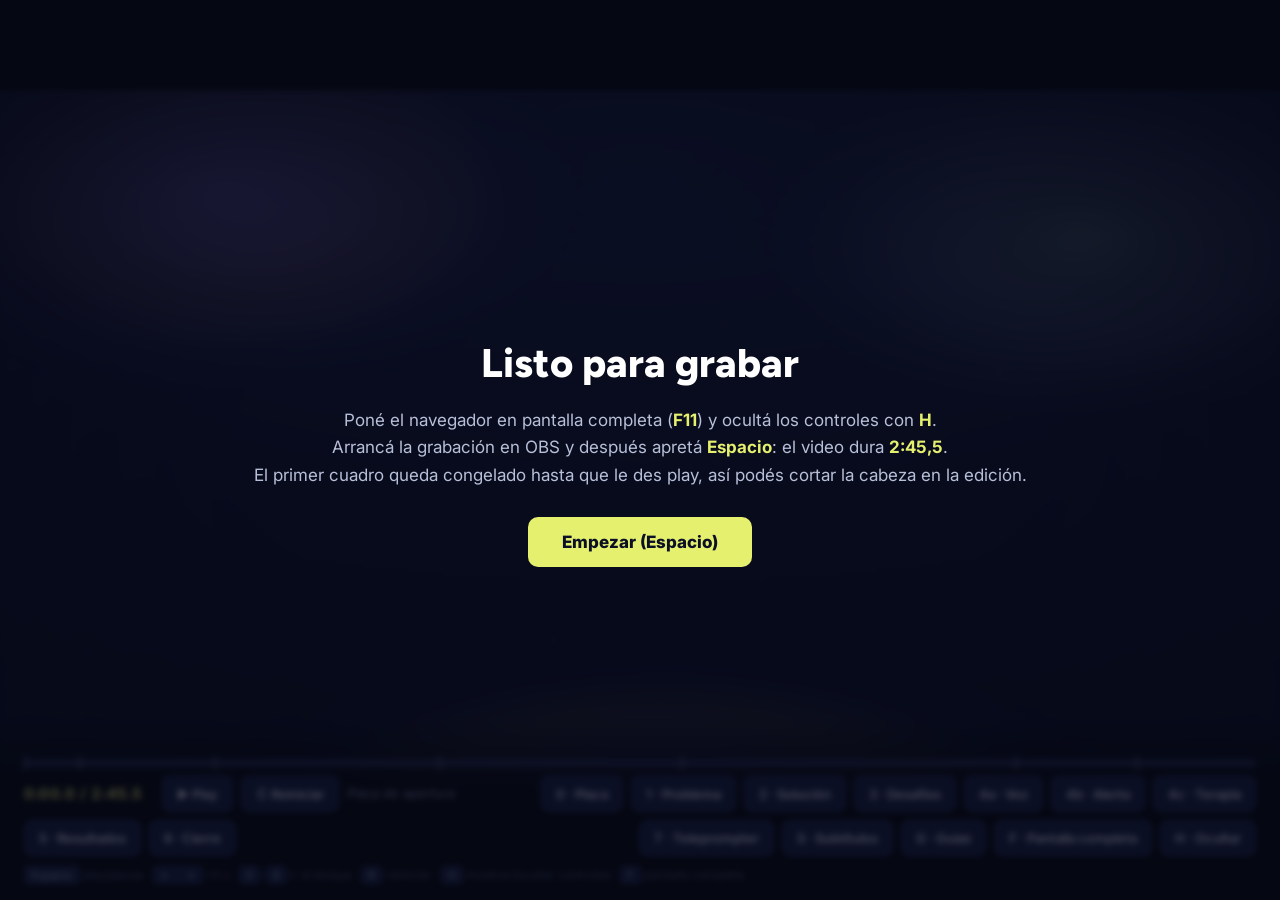
<file: Document Hub/INSTANCIA 4 — Jornada de presentación/video-aurora.html>
<!DOCTYPE html>
<html lang="es-AR">
<head>
<meta charset="UTF-8">
<meta name="viewport" content="width=device-width, initial-scale=1.0">
<title>Aurora — Video de presentación (render para grabar)</title>
<link rel="preconnect" href="https://fonts.googleapis.com">
<link rel="preconnect" href="https://fonts.gstatic.com" crossorigin>
<link href="https://fonts.googleapis.com/css2?family=Figtree:wght@300..900&family=Inter:wght@100..900&family=Atkinson+Hyperlegible+Next:wght@400;700&display=swap" rel="stylesheet">
<link rel="stylesheet" href="../../Design/tokens/tokens.css">
<link rel="stylesheet" href="../../Design/previews/app.css">
<style>
/* ============================================================
   AURORA — Página de render del video de presentación
   Escenario fijo 1920×1080 escalado al viewport. Pensada para
   grabarse con OBS a 1080p30.

   Estructura: 7 bloques encadenados sobre un reloj maestro (data-at / data-dur).
   La locución de cada tramo vive en el array CUES, que alimenta tanto el
   teleprompter (tecla T) como los subtítulos quemados (tecla S).
   ============================================================ */

/* ---- override de app.css (que pinta un fondo de galería) ---- */
html, body { height: 100%; }
body {
  background: #000;
  padding: 0;
  margin: 0;
  overflow: hidden;
  font-family: var(--font-body);
  color: #fff;
  cursor: default;
}

/* ---- El escenario: 1920×1080 exactos, escalado ---- */
#stage {
  position: fixed;
  left: 50%; top: 50%;
  width: 1920px; height: 1080px;
  transform-origin: center center;
  background: #0B1026;
  overflow: hidden;
  isolation: isolate;
}

/* ============================================================
   Vocabulario de animación
   Todas las animaciones pasan por estas clases; los retardos van
   inline con --d. Esto permite re-declararlas bajo
   prefers-reduced-motion (tokens.css las apaga globalmente y eso
   rompería el video).
   ============================================================ */
.a {
  animation-fill-mode: both;
  animation-delay: var(--d, 0s);
  animation-duration: var(--dur, .8s);
  animation-timing-function: var(--ease, cubic-bezier(.2, 0, 0, 1));
}
.a-fade   { animation-name: aFade; }
.a-rise   { animation-name: aRise; }
.a-riseSm { animation-name: aRiseSm; }
.a-scale  { animation-name: aScale; }
.a-left   { animation-name: aLeft; }
.a-growX  { animation-name: aGrowX; transform-origin: left center; }
.a-draw   { animation-name: aDraw; }
.a-sweep  { animation-name: aSweep; }
.a-beat   { animation-name: aBeat; }
.a-pulse  { animation-name: aPulse; animation-iteration-count: infinite; animation-timing-function: ease-in-out; }
.a-drift  { animation-name: aDrift; animation-iteration-count: infinite; animation-timing-function: ease-in-out; }
.a-wave   { animation-name: aWave; animation-iteration-count: infinite; animation-timing-function: ease-in-out; }
.a-blink  { animation-name: aBlink; animation-iteration-count: infinite; animation-timing-function: steps(1, end); }
.a-inL    { animation-name: aInL; }
.a-inR    { animation-name: aInR; }
.a-pop    { animation-name: aPop; }
.a-glow   { animation-name: aGlow; animation-iteration-count: infinite; animation-timing-function: ease-in-out; }
.a-flow   { animation-name: aFlow; animation-iteration-count: infinite; animation-timing-function: linear; }

@keyframes aFade   { from { opacity: 0 } to { opacity: 1 } }
@keyframes aRise   { from { opacity: 0; transform: translateY(34px) } to { opacity: 1; transform: none } }
@keyframes aRiseSm { from { opacity: 0; transform: translateY(16px) } to { opacity: 1; transform: none } }
@keyframes aScale  { from { opacity: 0; transform: scale(.93) } to { opacity: 1; transform: none } }
@keyframes aLeft   { from { opacity: 0; transform: translateX(48px) } to { opacity: 1; transform: none } }
@keyframes aGrowX  { from { transform: scaleX(0) } to { transform: scaleX(1) } }
@keyframes aDraw   { from { stroke-dashoffset: var(--len, 400) } to { stroke-dashoffset: 0 } }
@keyframes aSweep  { from { transform: translateX(-130%) } to { transform: translateX(130%) } }
@keyframes aPulse  { 0%, 100% { opacity: .45; transform: scale(1) } 50% { opacity: 1; transform: scale(1.06) } }
@keyframes aDrift  {
  0%, 100% { transform: translate3d(0, 0, 0) }
  33%      { transform: translate3d(90px, -55px, 0) }
  66%      { transform: translate3d(-70px, 45px, 0) }
}
@keyframes aWave   { 0%, 100% { transform: scaleY(.35) } 50% { transform: scaleY(1) } }
@keyframes aBlink  { 0%, 49% { opacity: 1 } 50%, 100% { opacity: 0 } }
/* Entradas con rebote corto: llegan, se pasan un poco y asientan. */
@keyframes aInL { 0% { opacity: 0; transform: translateX(-64px) scale(.95) } 62% { opacity: 1; transform: translateX(8px) scale(1.015) } 100% { opacity: 1; transform: none } }
@keyframes aInR { 0% { opacity: 0; transform: translateX(64px) scale(.95) } 62% { opacity: 1; transform: translateX(-8px) scale(1.015) } 100% { opacity: 1; transform: none } }
@keyframes aPop { 0% { opacity: 0; transform: scale(.8) } 55% { opacity: 1; transform: scale(1.08) } 100% { opacity: 1; transform: none } }
@keyframes aGlow { 0%, 100% { opacity: .3 } 50% { opacity: .95 } }
/* Paquete de luz recorriendo el cable: es lo que mantiene viva la escena
   entre una pieza y la siguiente, y además muestra el flujo real del sistema. */
@keyframes aFlow { from { stroke-dashoffset: 142 } to { stroke-dashoffset: -22 } }
/* Entra, se queda, sale — para los "beats" internos de una escena */
@keyframes aBeat {
  0%        { opacity: 0; transform: translateY(26px) }
  7%        { opacity: 1; transform: none }
  93%       { opacity: 1; transform: none }
  100%      { opacity: 0; transform: translateY(-18px) }
}

/* tokens.css apaga toda animación con prefers-reduced-motion y eso
   dejaría el video congelado. Acá se re-declara con specificity de id. */
@media (prefers-reduced-motion: reduce) {
  #stage .a, #stage .ribbon {
    animation-duration: var(--dur, .8s) !important;
  }
}

/* ============================================================
   Fondo: noche + auroras a la deriva + estrellas
   ============================================================ */
.sky { position: absolute; inset: 0; background: radial-gradient(ellipse 120% 90% at 50% 8%, #171E42 0%, #0B1026 55%, #070B1A 100%); }

/* Las auroras son degradados radiales, NO elementos con filter: blur().
   Un blur(90px) sobre cajas de ~1000 px animadas sin parar costaba el video
   entero (medido: 15 fps). El degradado da el mismo halo, se rasteriza una
   vez y después solo se traslada en el compositor. */
.ribbon { position: absolute; will-change: transform; contain: strict; }
.ribbon.r1 {
  width: 1100px; height: 620px; left: -220px; top: -160px; --dur: 26s;
  background: radial-gradient(closest-side, rgba(168,132,255,.50), rgba(180,140,250,.34) 26%, rgba(245,166,211,.17) 52%, rgba(168,132,255,.05) 78%, rgba(168,132,255,0) 100%);
}
.ribbon.r2 {
  width: 980px; height: 560px; right: -200px; top: -60px; --dur: 32s;
  background: radial-gradient(closest-side, rgba(189,239,212,.30), rgba(190,225,235,.20) 28%, rgba(191,215,255,.13) 54%, rgba(191,215,255,.04) 78%, rgba(191,215,255,0) 100%);
}
.ribbon.r3 {
  width: 1400px; height: 520px; left: 300px; bottom: -260px; --dur: 38s;
  background: radial-gradient(closest-side, rgba(110,79,224,.30), rgba(150,110,220,.20) 28%, rgba(255,214,168,.11) 54%, rgba(110,79,224,.04) 78%, rgba(110,79,224,0) 100%);
}
/* El campo de estrellas es estático: se pinta una vez y se aísla del resto. */
.stars { position: absolute; inset: 0; contain: strict; }
.stars i { position: absolute; background: #fff; border-radius: 50%; }
.vignette { position: absolute; inset: 0; background: radial-gradient(ellipse 80% 70% at 50% 50%, transparent 40%, rgba(7, 11, 26, .72) 100%); pointer-events: none; }
.grain { position: absolute; inset: 0; opacity: .035; pointer-events: none;
  background-image: repeating-linear-gradient(0deg, #fff 0 1px, transparent 1px 3px); mix-blend-mode: overlay; }

/* ============================================================
   Sistema de escenas
   ============================================================ */
/* La opacidad y la visibilidad las escribe el reloj maestro cuadro a cuadro
   (ver renderScene en el script). Nada de transition: si el fundido dependiera
   del reloj del navegador se desincronizaría al adelantar. */
.scene {
  position: absolute; inset: 0;
  opacity: 0; visibility: hidden;
  display: grid; align-content: center;
  padding: 0 132px;
  contain: layout paint style;   /* cada escena es una isla de pintado */
}

/* ---- Tipografía de escena (calibrada para 1080p) ---- */
.kicker {
  font-family: var(--font-body); font-size: 19px; font-weight: 700;
  letter-spacing: .34em; text-transform: uppercase; color: #E5F06F;
  display: flex; align-items: center; gap: 18px;
}
.kicker::before { content: ""; width: 46px; height: 2px; background: #E5F06F; flex: none; }
h2.title {
  font-family: var(--font-heading); font-weight: 800;
  font-size: 78px; line-height: 1.04; letter-spacing: -.025em;
  color: #fff; margin: 22px 0 0; text-wrap: balance;
}
h2.title .dim { color: #848DB0; }
h2.title .lime { color: #E5F06F; }
p.lead { font-size: 29px; line-height: 1.45; color: #B8C0D9; max-width: 26ch; margin: 26px 0 0; }
.mono-num { font-variant-numeric: tabular-nums; }

/* Rejilla estándar: texto a la izquierda, visual a la derecha */
.split { display: grid; grid-template-columns: 620px 1fr; gap: 96px; align-items: center; }
.split.wide { grid-template-columns: 540px 1fr; }
.visual { display: grid; place-items: center; position: relative; height: 880px; }

/* Los teléfonos del design system tienen scroll interno; en video no debe verse.
   min-height:0 es imprescindible: sin eso el ítem flex no se encoge por debajo
   de su contenido y el teléfono crece más allá de sus 760 px, rompiendo el
   escalado y pisando las burbujas de diálogo. */
#stage .content { overflow: hidden !important; min-height: 0; scrollbar-width: none; }
#stage .content::-webkit-scrollbar { display: none; }
/* El escenario es oscuro y body hereda color:#fff, pero el teléfono es una
   superficie clara: hay que devolverle la tinta del tema claro o queda texto
   blanco sobre tarjetas blancas. Los hijos con color propio no se tocan. */
#stage .phone { height: 760px; min-height: 760px; color: var(--text-primary); }

/* ============================================================
   ESCENA 0 — Placa de apertura
   ============================================================ */
.s0 {
  place-content: center; justify-items: center; text-align: center;
  font-family: "Figtree", var(--font-body);
}
.isotipo { width: 260px; height: 260px; object-fit: contain; }
.wordmark-big {
  font-family: var(--font-heading); font-weight: 800;
  font-size: 112px; letter-spacing: .16em; color: #fff;
  margin: 34px 0 0; padding-left: .16em;
}
.tagline-big { font-size: 34px; color: #D9C5FF; letter-spacing: .04em; margin-top: 10px; }
.opening-logline { font-size: 26px; color: #B8C0D9; margin-top: 44px; max-width: 44ch; line-height: 1.5; }
.opening-foot {
  margin-top: 54px; padding-top: 26px; border-top: 1px solid rgba(229, 240, 111, .28);
  font-size: 21px; letter-spacing: .17em; text-transform: uppercase; color: #E5F06F; font-weight: 600;
}
.s0 .isotipo { width: 310px; height: 310px; }
.s0 .wordmark-big { font-family: "Figtree", var(--font-heading); font-size: 130px; font-weight: 700; }
.s0 .tagline-big { font-size: 38px; font-weight: 700; }
.s0 .opening-logline { font-size: 29px; }
.s0 .opening-foot { font-size: 23px; }
.sweepband {
  position: absolute; left: 0; top: 0; width: 46%; height: 100%;
  background: linear-gradient(90deg, transparent, rgba(229, 240, 111, .10), rgba(168, 132, 255, .16), transparent);
  pointer-events: none;
}

/* ============================================================
   Aurora Home — el dispositivo (sin pantalla)
   Vista 3/4 dibujada en SVG. Al no haber display, el anillo de luz de la
   base y la barra del parlante son la ÚNICA señal visual: por eso cada
   estado es una capa propia que se cruza con las demás.
   ============================================================ */
.ahome { width: 900px; height: 640px; overflow: visible; }
.ah-halo { mix-blend-mode: screen; }
.ah-rim { fill: none; stroke: url(#ahRim); stroke-width: 7; stroke-linecap: round; stroke-linejoin: round; }
.ah-led { fill: #5BE3D0; }
.ah-led.on { fill: #E5F06F; }
.ah-vent { stroke: #B9AD99; stroke-width: 3.4; stroke-linecap: round; }
.ah-port { fill: #6E6455; }
.ah-wordmark { fill: #6E4FE0; font-family: var(--font-heading); font-weight: 800; letter-spacing: .22em; }
.ah-wordmark.sub { font-size: 15px; letter-spacing: .38em; font-weight: 600; fill: #8A7FB8; }
.ah-sos-txt { fill: #C84FD0; font-family: var(--font-heading); font-weight: 800; font-size: 25px; letter-spacing: .06em; }
.ah-seam { fill: none; stroke: rgba(255,255,255,.55); stroke-width: 1.4; }

/* Primera aparición del dispositivo: el render real, no el dibujo. El PNG
   tiene fondo transparente, así que apoya directo sobre la noche; el bloom
   solo lo integra al escenario. */
.ahome-photo { position: relative; width: 880px; }
.ahome-photo img { width: 100%; height: auto; display: block; }
.ahp-bloom {
  position: absolute; left: 50%; bottom: 6%; margin-left: -34%;
  width: 68%; height: 26%; pointer-events: none;
  background: radial-gradient(closest-side, rgba(168,132,255,.30), rgba(191,215,255,.12) 55%, rgba(168,132,255,0) 100%);
}

/* ============================================================
   ESCENA 1 — Problemática
   ============================================================ */
.bigstate { font-family: var(--font-heading); font-weight: 700; font-size: 92px; line-height: 1.1; letter-spacing: -.02em; }
.bigstate span { display: block; }
.bigstate .soft { color: #848DB0; font-weight: 500; }

/* pastillero */
.pillbox { display: flex; gap: 14px; padding: 26px; background: rgba(23, 30, 66, .82); border: 1px solid #232B52; border-radius: 22px; box-shadow: 0 30px 80px -30px #000; }
.pcell { width: 92px; text-align: center; }
.pcell .lid {
  height: 122px; border-radius: 14px; border: 2px solid #232B52; background: #0F1530;
  display: grid; place-items: center; position: relative; overflow: hidden;
}
.pcell .lid::after { content: ""; position: absolute; inset: 8px; border-radius: 8px; }
.pcell.done .lid::after { background: rgba(127, 214, 168, .16); }
.pcell.done .lid { border-color: rgba(127, 214, 168, .5); }
.pcell.miss .lid { border-color: #E84B4B; box-shadow: 0 0 0 4px rgba(232, 75, 75, .16), 0 0 46px rgba(232, 75, 75, .35); }
.pcell.miss .lid::after { background: rgba(232, 75, 75, .14); }
.pcell .pill-dot { width: 34px; height: 34px; border-radius: 999px; background: #E9EDF7; position: relative; z-index: 1; box-shadow: 0 2px 10px rgba(0, 0, 0, .5); }
.pcell .tick { position: relative; z-index: 1; color: #7FD6A8; }
.pcell .tick svg { width: 34px; height: 34px; fill: none; stroke: currentColor; stroke-width: 2.6; stroke-linecap: round; stroke-linejoin: round; }
.pcell .day { margin-top: 12px; font-size: 17px; font-weight: 700; letter-spacing: .14em; color: #697298; }
.pcell.miss .day { color: #F29B9B; }

.clockchip {
  display: inline-flex; align-items: baseline; gap: 14px; margin-top: 38px;
  background: rgba(232, 75, 75, .12); border: 1px solid rgba(242, 155, 155, .45);
  border-radius: 999px; padding: 14px 30px;
}
.clockchip b { font-family: var(--font-heading); font-size: 46px; color: #F29B9B; font-variant-numeric: tabular-nums; }
.clockchip span { font-size: 23px; color: #F29B9B; }

.gaplist { display: grid; gap: 26px; }
.gapitem { display: grid; grid-template-columns: 20px 1fr; gap: 28px; align-items: center; font-size: 46px; font-family: var(--font-heading); font-weight: 600; color: #E9EDF7; }
.gapitem::before { content: ""; width: 14px; height: 14px; border-radius: 50%; background: #E84B4B; box-shadow: 0 0 22px #E84B4B; }

/* ============================================================
   ESCENA 2 — Solución: constelación de componentes
   ============================================================ */
.constel { position: relative; width: 1010px; height: 700px; }
.node {
  position: absolute; width: 262px; padding: 24px 26px;
  background: rgba(23, 30, 66, .92); border: 1px solid #2E3766;
  border-radius: 20px;
  box-shadow: 0 26px 60px -26px #000;
}
.node .n-ic { width: 52px; height: 52px; border-radius: 14px; display: grid; place-items: center; margin-bottom: 15px; }
.node .n-ic svg { width: 28px; height: 28px; fill: none; stroke: currentColor; stroke-width: 1.9; stroke-linecap: round; stroke-linejoin: round; }
.node h4 { font-family: var(--font-heading); font-size: 27px; font-weight: 700; color: #fff; }
.node p { font-size: 18px; color: #B8C0D9; margin-top: 7px; line-height: 1.4; }
.node.core { background: linear-gradient(160deg, #241a5e, #171E42); border-color: #6E4FE0; box-shadow: 0 0 0 1px rgba(110, 79, 224, .5), 0 30px 70px -24px rgba(110, 79, 224, .55); }
.n-home .n-ic { background: rgba(229, 240, 111, .14); color: #E5F06F; }
.n-care .n-ic { background: rgba(245, 166, 211, .14); color: #F5A6D3; }
.n-core .n-ic { background: rgba(168, 132, 255, .2); color: #A884FF; }
.wires { position: absolute; inset: 0; overflow: visible; }
.wires path { fill: none; stroke: #3B4680; stroke-width: 2.5; stroke-dasharray: var(--len, 400); }
.wires .wire-pulse { stroke: #E5F06F; stroke-width: 5; stroke-linecap: round; stroke-dasharray: 22 400; }
.node-glow {
  position: absolute; left: 374px; top: 250px; width: 262px; height: 208px;
  border-radius: 24px; pointer-events: none;
  box-shadow: 0 0 78px 14px rgba(110, 79, 224, .55);
}

/* ============================================================
   ESCENA 3 — Desafíos
   ============================================================ */
/* Los beats se posicionan contra el padding-box de .scene, que incluye su
   padding lateral — hay que reponerlo acá o el contenido toca los bordes. */
.beat { position: absolute; inset: 0; padding: 0 132px; display: grid; align-content: center; }
.beat-h { font-family: var(--font-heading); font-size: 58px; font-weight: 800; letter-spacing: -.02em; line-height: 1.08; color: #fff; }
.beat-n { font-size: 20px; font-weight: 800; letter-spacing: .28em; color: #E5F06F; text-transform: uppercase; margin-bottom: 14px; }
.beat-p { font-size: 27px; color: #B8C0D9; line-height: 1.45; max-width: 27ch; margin-top: 20px; }

/* --- 3.1 diagrama de privacidad --- */
.privacy { display: flex; align-items: center; gap: 30px; }
.pbox { background: rgba(23, 30, 66, .9); border: 1px solid #2E3766; border-radius: 20px; padding: 26px 30px; text-align: center; position: relative; }
.pbox .pb-ic { width: 62px; height: 62px; margin: 0 auto 14px; border-radius: 16px; display: grid; place-items: center; background: rgba(168, 132, 255, .16); color: #A884FF; }
.pbox .pb-ic svg { width: 34px; height: 34px; fill: none; stroke: currentColor; stroke-width: 1.8; stroke-linecap: round; stroke-linejoin: round; }
.pbox b { display: block; font-family: var(--font-heading); font-size: 22px; color: #fff; }
.pbox small { display: block; font-size: 16px; color: #848DB0; margin-top: 5px; }
.pbox.house { border-color: rgba(229, 240, 111, .5); box-shadow: 0 0 0 1px rgba(229, 240, 111, .2), 0 0 60px -14px rgba(229, 240, 111, .3); }
.pbox.house .pb-ic { background: rgba(229, 240, 111, .16); color: #E5F06F; }
.plink { flex: 1; position: relative; height: 3px; background: linear-gradient(90deg, #3B4680, #6E4FE0); border-radius: 2px; }
.plink .plabel {
  position: absolute; left: 50%; top: -46px; transform: translateX(-50%); white-space: nowrap;
  background: #E5F06F; color: #0B1026; font-size: 16px; font-weight: 800;
  letter-spacing: .1em; text-transform: uppercase; padding: 7px 16px; border-radius: 999px;
}
.plink .pdot { position: absolute; top: 50%; width: 12px; height: 12px; margin-top: -6px; border-radius: 50%; background: #E5F06F; box-shadow: 0 0 16px #E5F06F; }
.crossed { position: relative; display: inline-flex; align-items: center; gap: 12px; margin-top: 30px; font-size: 21px; color: #848DB0; }
.crossed .strike { position: absolute; left: -8px; right: -8px; top: 50%; height: 2.5px; background: #E84B4B; border-radius: 2px; transform-origin: left center; }
.lockrow { display: inline-flex; align-items: center; gap: 13px; margin-top: 26px; font-size: 21px; color: #E5F06F; font-weight: 600; }
.lockrow svg { width: 26px; height: 26px; fill: none; stroke: currentColor; stroke-width: 2; stroke-linecap: round; stroke-linejoin: round; }

/* --- 3.2 chart de latencia (waterfall por etapa) --- */
.chart { width: 100%; }
.chart-head { display: flex; align-items: flex-end; justify-content: space-between; margin-bottom: 26px; }
.chart-title { font-family: var(--font-heading); font-size: 25px; font-weight: 700; color: #fff; }
.chart-sub { font-size: 17px; color: #848DB0; margin-top: 5px; }
.legend { display: flex; gap: 24px; }
.legend span { display: inline-flex; align-items: center; gap: 9px; font-size: 17px; color: #B8C0D9; font-weight: 500; }
.legend i { width: 13px; height: 13px; border-radius: 4px; }
.plot { position: relative; padding-bottom: 46px; } /* franja para las etiquetas del eje */
.grid-l { position: absolute; top: 0; bottom: 46px; width: 1px; background: #232B52; }
.grid-l.major { background: #2E3766; }
.grid-l b {
  position: absolute; bottom: -34px; left: 50%; transform: translateX(-50%);
  font-size: 16px; color: #697298; font-weight: 500;
  font-variant-numeric: tabular-nums; white-space: nowrap;
}
.thresh { position: absolute; top: -6px; bottom: 46px; width: 2px; background: #E84B4B; }
.thresh::before { content: ""; position: absolute; inset: 0; background: repeating-linear-gradient(180deg, #E84B4B 0 8px, transparent 8px 15px); }
.thresh b {
  position: absolute; top: -12px; left: 12px; white-space: nowrap;
  font-size: 15px; font-weight: 700; color: #F29B9B; letter-spacing: .04em;
}
.wrow { display: grid; grid-template-columns: 268px 1fr; align-items: center; gap: 22px; height: 46px; }
.wrow .wlabel { font-size: 18px; color: #B8C0D9; text-align: right; font-weight: 500; }
.wrow .wtrack { position: relative; height: 46px; }
.wbar { position: absolute; top: 11px; height: 24px; min-width: 8px; border-radius: 4px; }
.wbar.local { background: #D3E24D; }
.wbar.nube  { background: #9773FD; }
.wval { position: absolute; top: 13px; font-size: 17px; font-weight: 600; color: #E9EDF7; white-space: nowrap; font-variant-numeric: tabular-nums; }
.wrow.total { height: 72px; margin-top: 12px; border-top: 1px solid #232B52; padding-top: 16px; }
.wrow.total .wlabel { font-size: 20px; color: #fff; font-weight: 700; }
.wrow.total .wbar { top: 20px; height: 30px; background: linear-gradient(90deg, #D3E24D 0%, #D3E24D 19%, #9773FD 19%, #9773FD 100%); }
.wrow.total .wval { top: 22px; font-size: 21px; font-weight: 700; color: #E5F06F; }

/* --- 3.3 offline --- */
.offline-stack { display: grid; gap: 22px; width: 560px; }
.osrow {
  display: grid; grid-template-columns: 54px 1fr auto; gap: 20px; align-items: center;
  background: rgba(23, 30, 66, .88); border: 1px solid #2E3766; border-radius: 18px; padding: 20px 24px;
}
.osrow .os-ic { width: 54px; height: 54px; border-radius: 14px; display: grid; place-items: center; }
.osrow .os-ic svg { width: 28px; height: 28px; fill: none; stroke: currentColor; stroke-width: 2; stroke-linecap: round; stroke-linejoin: round; }
.osrow b { font-family: var(--font-heading); font-size: 23px; color: #fff; display: block; }
.osrow small { font-size: 17px; color: #848DB0; }
.osrow.down .os-ic { background: rgba(232, 75, 75, .16); color: #F29B9B; }
.osrow.keep .os-ic { background: rgba(229, 240, 111, .14); color: #E5F06F; }
.osrow.queue .os-ic { background: rgba(255, 210, 122, .14); color: #FFD27A; }
.qbadge { font-family: var(--font-heading); font-size: 30px; font-weight: 800; color: #FFD27A; font-variant-numeric: tabular-nums; min-width: 46px; text-align: right; }
.qbadge.flushed { color: #7FD6A8; }

/* ============================================================
   ESCENA 4 — Demo. Dispositivo + teléfonos reales del design system
   ============================================================ */
.demo-wrap { display: grid; grid-template-columns: 500px 1fr; gap: 80px; align-items: center; }
.demo-copy .kicker { margin-bottom: 20px; }
.demo-h { font-family: var(--font-heading); font-size: 56px; font-weight: 800; letter-spacing: -.02em; line-height: 1.08; color: #fff; }
.demo-p { font-size: 25px; color: #B8C0D9; line-height: 1.45; margin-top: 22px; }
.rotulo {
  display: inline-flex; align-items: center; gap: 9px; margin-top: 34px;
  font-size: 14px; font-weight: 800; letter-spacing: .18em; text-transform: uppercase;
  color: #848DB0; border: 1px solid #2E3766; border-radius: 999px; padding: 8px 18px;
}
.rotulo::before { content: ""; width: 8px; height: 8px; border-radius: 50%; background: #848DB0; }

/* Marcos escalados para 1080p. Ojo: transform no cambia la caja de layout,
   así que el alto reservado sigue siendo el sin escalar — de ahí los valores. */
.device-scale { transform: scale(1.42); transform-origin: center center; }
.phone-scale  { transform: scale(1.12); transform-origin: center center; }
.layerbox { display: grid; place-items: center; width: 100%; height: 100%; }
/* .layer se anima con transform, y un transform crea bloque contenedor: si no
   ocupa todo, las burbujas absolutas se anclan a la caja del aparato y se van
   de cuadro. Por eso el layer llena el visual y centra su contenido. */
.layer { grid-area: 1 / 1; position: relative; width: 100%; height: 100%; display: grid; place-items: center; }
/* pantallas del dispositivo apiladas para cross-fade */
.device-frame { position: relative; }
.device-frame .led { position: relative; }
.led-stack { position: relative; height: 10px; }
.led-stack .led { position: absolute; inset: 0; }
.dscreen-stack { position: relative; }
.dscreen-stack .device-screen { position: absolute; inset: 0; }
.dscreen-stack .device-screen.base { position: relative; }

/* burbuja de diálogo diegético */
/* Centrada con márgenes auto, NO con translateX: la animación a-beat anima
   transform y borraría el centrado. */
.speech {
  position: absolute; left: 0; right: 0; margin: 0 auto; bottom: 160px; width: 820px;
  background: rgba(11, 16, 38, .92); border: 1px solid #2E3766; border-left: 4px solid #E5F06F;
  border-radius: 16px; padding: 22px 30px;
}
.speech .who { font-size: 15px; font-weight: 800; letter-spacing: .18em; text-transform: uppercase; color: #E5F06F; }
.speech .said { font-family: var(--font-heading); font-size: 30px; color: #fff; margin-top: 8px; line-height: 1.3; }
.speech.ana { border-left-color: #BFD7FF; }
.speech.ana .who { color: #BFD7FF; }
.speech.maria { border-left-color: #F5A6D3; }
.speech.maria .who { color: #F5A6D3; }

/* Demostración 1: se libera espacio bajo el dispositivo para el diálogo y
   los subtítulos sin modificar el encuadre de las otras dos demostraciones. */
.s4a .device-scale { transform: translateY(-140px) scale(1.18); }
.s4a .speech { width: 620px; padding: 16px 22px; border-radius: 14px; }
.s4a .speech .who { font-size: 14px; }
.s4a .speech .said { font-size: 26px; margin-top: 6px; line-height: 1.25; }

/* onda de escucha */
.listen-wave { display: flex; gap: 6px; align-items: center; margin-top: 12px; height: 42px; }
.listen-wave i { width: 7px; border-radius: 4px; background: var(--violet-300); display: block; height: 100%; transform-origin: center; }

/* halo de alerta sobre el teléfono */
.alert-halo { position: absolute; inset: -30px; border-radius: 48px; box-shadow: 0 0 0 3px rgba(232, 75, 75, .55), 0 0 90px rgba(232, 75, 75, .45); pointer-events: none; }

/* ============================================================
   ESCENA 5 — Resultados
   ============================================================ */
.tiles { display: grid; grid-template-columns: repeat(4, 1fr); gap: 22px; }
.tile { background: rgba(23, 30, 66, .88); border: 1px solid #2E3766; border-radius: 20px; padding: 28px 24px; }
.tile .t-num { font-family: var(--font-heading); font-size: 62px; font-weight: 800; color: #E5F06F; line-height: 1; font-variant-numeric: tabular-nums; }
.tile .t-cap { font-size: 19px; color: #B8C0D9; margin-top: 12px; line-height: 1.35; }
.tile.pending { border-style: dashed; border-color: #3B4680; }
.tile.pending .t-num { color: #848DB0; font-size: 46px; }

.sprintline { position: relative; margin-top: 56px; height: 116px; }
.sl-track { position: absolute; left: 0; right: 0; top: 46px; height: 6px; background: #232B52; border-radius: 3px; }
.sl-fill { position: absolute; left: 0; top: 46px; height: 6px; width: 40%; background: linear-gradient(90deg, #E5F06F, #A884FF); border-radius: 3px; transform-origin: left center; }
.sl-mark { position: absolute; top: 30px; transform: translateX(-50%); text-align: center; }
.sl-mark i { display: block; width: 18px; height: 18px; border-radius: 50%; background: #171E42; border: 3px solid #3B4680; margin: 0 auto; }
.sl-mark.done i { background: #E5F06F; border-color: #E5F06F; }
.sl-mark.final i { width: 26px; height: 26px; background: #A884FF; border-color: #D9C5FF; margin-top: -4px; box-shadow: 0 0 30px #A884FF; }
.sl-mark b { display: block; margin-top: 14px; font-size: 18px; color: #848DB0; font-weight: 600; white-space: nowrap; }
.sl-mark.final b { color: #fff; font-size: 22px; }

/* ============================================================
   ESCENA 6 — Cierre
   ============================================================ */
.s6 {
  place-content: center; justify-items: center; text-align: center;
  font-family: "Figtree", var(--font-body);
}
.closing-isotipo { width: 220px; height: 220px; object-fit: contain; }
.s6 .wordmark-big { font-family: "Figtree", var(--font-heading); font-size: 90px; font-weight: 700; }
.s6 .tagline-big { font-size: 31px; font-weight: 700; }
.s6 .credits { width: 880px; margin-top: 42px; text-align: left; }
.s6 .credits-label {
  font-size: 19px; font-weight: 700; letter-spacing: .14em;
  text-transform: uppercase; color: #D9C5FF; margin-bottom: 18px;
}
.s6 .members { display: grid; grid-template-columns: repeat(2, 1fr); gap: 18px 96px; }
.s6 .credit b { font-family: "Figtree", var(--font-heading); font-size: 30px; color: #fff; font-weight: 700; display: block; }
.s6 .teacher { margin-top: 30px; }
.s6 .teacher .credits-label { margin-bottom: 8px; }
.closing-foot { margin-top: 56px; font-size: 19px; letter-spacing: .16em; text-transform: uppercase; color: #697298; }
.aurora-line { width: 460px; height: 3px; background: var(--gradient-aurora); border-radius: 2px; margin: 44px auto 0; transform-origin: center; }

/* ============================================================
   Subtítulos quemados (opcional) + teleprompter
   ============================================================ */
#burn {
  position: absolute; left: 50%; bottom: 30px; transform: translateX(-50%);
  width: 1120px; text-align: center; pointer-events: none; z-index: 60; display: none;
}
#burn.show { display: block; }
#burn p {
  display: inline-block; max-width: 100%; box-sizing: border-box;
  background: rgba(7, 11, 26, .68); color: #fff;
  font-size: 30px; line-height: 1.28; font-weight: 600; padding: 10px 20px;
  border: 1px solid rgba(217, 197, 255, .22); border-radius: 8px; white-space: pre-line;
  text-shadow: 0 2px 6px rgba(0, 0, 0, .9); box-shadow: 0 4px 20px rgba(0, 0, 0, .24);
}
#burn p:empty { display: none; }

/* Guías de encuadre (title-safe 90% / action-safe 93%) */
#guides { position: absolute; inset: 0; z-index: 70; pointer-events: none; display: none; }
#guides.show { display: block; }
#guides i { position: absolute; border: 1px dashed rgba(229, 240, 111, .45); }
#guides .safe-a { inset: 3.5%; }
#guides .safe-t { inset: 5%; border-color: rgba(232, 75, 75, .4); }
#guides .cross-h { left: 0; right: 0; top: 50%; border: 0; border-top: 1px dashed rgba(255, 255, 255, .18); }
#guides .cross-v { top: 0; bottom: 0; left: 50%; border: 0; border-left: 1px dashed rgba(255, 255, 255, .18); }

/* ============================================================
   HUD — fuera del cuadro grabado (se oculta con H)
   ============================================================ */
#hud {
  position: fixed; left: 0; right: 0; bottom: 0; z-index: 200;
  background: linear-gradient(180deg, transparent, rgba(0, 0, 0, .92) 40%);
  padding: 40px 24px 16px; display: flex; flex-direction: column; gap: 10px;
  transition: opacity .3s, transform .3s; font-family: var(--font-body);
}
#hud.hide { opacity: 0; transform: translateY(14px); pointer-events: none; }
.bar { height: 6px; background: #232B52; border-radius: 3px; position: relative; cursor: pointer; }
.bar .fill { position: absolute; left: 0; top: 0; bottom: 0; background: linear-gradient(90deg, #E5F06F, #A884FF); border-radius: 3px; width: 0; }
.bar .ticks { position: absolute; inset: 0; }
.bar .ticks i { position: absolute; top: -4px; width: 2px; height: 14px; background: #4D5679; }
.ctrls { display: flex; align-items: center; gap: 8px; flex-wrap: wrap; }
.ctrls button {
  background: #171E42; color: #E9EDF7; border: 1px solid #2E3766; border-radius: 8px;
  padding: 8px 14px; font-size: 13px; font-weight: 600; cursor: pointer; font-family: inherit;
  min-height: 36px; transition: background .15s, border-color .15s, color .15s;
}
.ctrls button:hover { background: #232B52; border-color: #6E4FE0; }
.ctrls button.on { background: #E5F06F; color: #0B1026; border-color: #E5F06F; }
.ctrls button:focus-visible { outline: 2px solid #E5F06F; outline-offset: 2px; }
.ctrls .spacer { flex: 1; }
.tcode { font-size: 15px; font-weight: 700; color: #E5F06F; font-variant-numeric: tabular-nums; letter-spacing: .04em; min-width: 130px; }
.blocklbl { font-size: 13px; color: #848DB0; }
.hint { font-size: 12px; color: #4D5679; }
.hint kbd { background: #171E42; border: 1px solid #2E3766; border-radius: 4px; padding: 1px 6px; font-family: inherit; font-size: 11px; color: #B8C0D9; }

/* Teleprompter */
#prompt {
  position: fixed; left: 24px; right: 24px; bottom: 116px; z-index: 190;
  background: rgba(7, 11, 26, .93); border: 1px solid #2E3766; border-left: 4px solid #E5F06F;
  border-radius: 12px; padding: 16px 22px; display: none;
}
#prompt.show { display: block; }
#prompt .now { font-size: 26px; line-height: 1.35; color: #fff; font-weight: 500; }
#prompt .next { font-size: 16px; color: #697298; margin-top: 8px; }
#prompt .lbl { font-size: 11px; font-weight: 800; letter-spacing: .2em; text-transform: uppercase; color: #E5F06F; margin-bottom: 6px; }

/* Aviso de movimiento reducido */
#rm-warn {
  position: fixed; top: 16px; left: 50%; transform: translateX(-50%); z-index: 300;
  background: #FFD27A; color: #0B1026; font-size: 13px; font-weight: 700;
  padding: 10px 18px; border-radius: 8px; display: none; max-width: 760px; text-align: center;
}
#rm-warn.show { display: block; }

/* Cartel de "listo para grabar" */
#cue {
  position: fixed; inset: 0; z-index: 250; display: grid; place-items: center;
  background: rgba(7, 11, 26, .72); backdrop-filter: blur(3px);
}
#cue.hide { display: none; }
#cue .box { text-align: center; }
#cue h1 { font-family: var(--font-heading); font-size: 40px; color: #fff; font-weight: 800; }
#cue p { color: #B8C0D9; font-size: 17px; margin-top: 14px; line-height: 1.6; }
#cue p b { color: #E5F06F; }
#cue .go {
  margin-top: 28px; background: #E5F06F; color: #0B1026; border: 0; border-radius: 10px;
  padding: 15px 34px; font-size: 17px; font-weight: 800; cursor: pointer; font-family: inherit;
}
#cue .go:focus-visible { outline: 3px solid #A884FF; outline-offset: 3px; }
</style>
</head>
<body>

<!-- ==========================================================
     Símbolos SVG (mismo set que los previews del design system)
     ========================================================== -->
<svg style="display:none" xmlns="http://www.w3.org/2000/svg">
  <symbol id="i-house" viewBox="0 0 24 24"><path d="M3 11 L12 3 L21 11 M5 10 V20 H19 V10"/></symbol>
  <symbol id="i-calendar" viewBox="0 0 24 24"><rect x="3" y="5" width="18" height="16" rx="2"/><path d="M3 10 H21 M8 3 V7 M16 3 V7"/></symbol>
  <symbol id="i-book" viewBox="0 0 24 24"><path d="M5 4 H16 A3 3 0 0 1 19 7 V20 H8 A3 3 0 0 1 5 17 Z M19 16 H8 A3 3 0 0 0 5 17"/><path d="M12 8 C10.5 6.5 8.5 8 9.5 9.8 C10.2 11 12 12.2 12 12.2 C12 12.2 13.8 11 14.5 9.8 C15.5 8 13.5 6.5 12 8 Z"/></symbol>
  <symbol id="i-bell" viewBox="0 0 24 24"><path d="M6 9.5 A6 6 0 0 1 18 9.5 C18 13.5 19 15.5 20 16.5 H4 C5 15.5 6 13.5 6 9.5 Z M10 20 A2.2 2.2 0 0 0 14 20"/></symbol>
  <symbol id="i-sliders" viewBox="0 0 24 24"><path d="M4 7 H16 M20 7 H21 M4 12 H8 M12 12 H21 M4 17 H13 M17 17 H21"/><circle cx="18" cy="7" r="2"/><circle cx="10" cy="12" r="2"/><circle cx="15" cy="17" r="2"/></symbol>
  <symbol id="i-pill" viewBox="0 0 24 24"><rect x="4" y="9" width="16" height="6.5" rx="3.25" transform="rotate(-45 12 12)"/><path d="M9.7 9.7 L14.3 14.3"/></symbol>
  <symbol id="i-mic" viewBox="0 0 24 24"><rect x="9" y="3" width="6" height="11" rx="3"/><path d="M5 11 A7 7 0 0 0 19 11 M12 18 V21"/></symbol>
  <symbol id="i-phone" viewBox="0 0 24 24"><path d="M5 4 C4.4 4 4 4.4 4 5 C4 13.3 10.7 20 19 20 C19.6 20 20 19.6 20 19 V15.8 L16.2 14.4 L14.5 16.1 C11.8 14.9 9.6 12.8 8.3 10 L10 8.3 L8.2 4 Z"/></symbol>
  <symbol id="i-check" viewBox="0 0 24 24"><path d="M5 13 L9.5 17.5 L19 7"/></symbol>
  <symbol id="i-x" viewBox="0 0 24 24"><path d="M6 6 L18 18 M18 6 L6 18"/></symbol>
  <symbol id="i-plus" viewBox="0 0 24 24"><path d="M12 5 V19 M5 12 H19"/></symbol>
  <symbol id="i-chev-r" viewBox="0 0 24 24"><path d="M9 6 L15 12 L9 18"/></symbol>
  <symbol id="i-chev-l" viewBox="0 0 24 24"><path d="M15 6 L9 12 L15 18"/></symbol>
  <symbol id="i-alert" viewBox="0 0 24 24"><path d="M12 3.5 L21.5 19.5 H2.5 Z M12 9.5 V14"/><circle cx="12" cy="16.8" r="0.6"/></symbol>
  <symbol id="i-wifi-off" viewBox="0 0 24 24"><path d="M5 11.5 A10 10 0 0 1 19 11.5 M8.3 15 A5.2 5.2 0 0 1 15.7 15"/><circle cx="12" cy="18.4" r="1"/><path d="M4 4 L20 20"/></symbol>
  <symbol id="i-heart" viewBox="0 0 24 24"><path d="M12 20 C5.5 14.5 3.2 10.5 5.5 7.5 A4.2 4.2 0 0 1 12 8 A4.2 4.2 0 0 1 18.5 7.5 C20.8 10.5 18.5 14.5 12 20 Z"/></symbol>
  <symbol id="i-clock" viewBox="0 0 24 24"><circle cx="12" cy="12" r="9"/><path d="M12 7 V12 L15.5 14.5"/></symbol>
  <symbol id="i-pin" viewBox="0 0 24 24"><path d="M12 21 C7.5 15.5 5.5 12.3 5.5 9.2 A6.5 6.5 0 0 1 18.5 9.2 C18.5 12.3 16.5 15.5 12 21 Z"/><circle cx="12" cy="9.2" r="2.4"/></symbol>
  <symbol id="i-user" viewBox="0 0 24 24"><circle cx="12" cy="8" r="4"/><path d="M4.5 21 C4.5 16.5 8 15 12 15 C16 15 19.5 16.5 19.5 21"/></symbol>
  <symbol id="i-users" viewBox="0 0 24 24"><circle cx="9" cy="8.5" r="3.5"/><path d="M2.5 20 C2.5 16.3 5.5 15 9 15 C12.5 15 15.5 16.3 15.5 20 M16 5.5 A3.2 3.2 0 0 1 16 12 M17.5 15.2 C20 15.8 21.5 17.2 21.5 19.5"/></symbol>
  <symbol id="i-volume" viewBox="0 0 24 24"><path d="M4 10 V14 H7.5 L13 18.5 V5.5 L7.5 10 Z M16.5 9 A5 5 0 0 1 16.5 15"/></symbol>
  <symbol id="i-cpu" viewBox="0 0 24 24"><rect x="6" y="6" width="12" height="12" rx="2"/><rect x="10" y="10" width="4" height="4"/><path d="M9 3 V6 M15 3 V6 M9 18 V21 M15 18 V21 M3 9 H6 M3 15 H6 M18 9 H21 M18 15 H21"/></symbol>
  <symbol id="i-cloud" viewBox="0 0 24 24"><path d="M7 19 A4.5 4.5 0 0 1 7 10 A5.5 5.5 0 0 1 17.5 10.5 A4 4 0 0 1 17.5 19 Z"/></symbol>
  <symbol id="i-watch" viewBox="0 0 24 24"><rect x="6" y="7" width="12" height="10" rx="3"/><path d="M9 7 L9.5 3 H14.5 L15 7 M9 17 L9.5 21 H14.5 L15 17 M12 10.5 V12.5 L13.5 13.5"/></symbol>
  <symbol id="i-mobile" viewBox="0 0 24 24"><rect x="7" y="2.5" width="10" height="19" rx="2.5"/><path d="M10.5 18.5 H13.5"/></symbol>
  <symbol id="i-lock" viewBox="0 0 24 24"><rect x="4.5" y="10.5" width="15" height="10" rx="2.5"/><path d="M8 10.5 V7.5 A4 4 0 0 1 16 7.5 V10.5"/></symbol>
  <symbol id="i-wave" viewBox="0 0 24 24"><path d="M3 12 H5 L7 6 L10 18 L13 8 L15.5 15 L17.5 12 H21"/></symbol>
  <symbol id="i-db" viewBox="0 0 24 24"><ellipse cx="12" cy="6" rx="7.5" ry="3"/><path d="M4.5 6 V18 A7.5 3 0 0 0 19.5 18 V6 M4.5 12 A7.5 3 0 0 0 19.5 12"/></symbol>
  <symbol id="i-music" viewBox="0 0 24 24"><path d="M9 18 V5 L19 3 V16"/><circle cx="6.5" cy="18" r="2.5"/><circle cx="16.5" cy="16" r="2.5"/></symbol>
  <symbol id="i-pause" viewBox="0 0 24 24"><path d="M9 5 V19 M15 5 V19"/></symbol>
  <symbol id="i-sparkle" viewBox="0 0 24 24"><path d="M12 3 L13.8 9.2 L20 11 L13.8 12.8 L12 19 L10.2 12.8 L4 11 L10.2 9.2 Z"/></symbol>
  <symbol id="i-sync" viewBox="0 0 24 24"><path d="M20 12 A8 8 0 0 1 6.5 17.8 M4 12 A8 8 0 0 1 17.5 6.2 M4 6 V11 H9 M20 18 V13 H15"/></symbol>
</svg>

<svg width="0" height="0" aria-hidden="true" focusable="false"
     style="position:absolute;left:0;top:0;overflow:hidden">
  <defs>
    <linearGradient id="domo" x1="0" y1="1" x2="1" y2="0">
      <stop offset="0%"  stop-color="#6E4FE0"/>
      <stop offset="26%" stop-color="#A884FF"/>
      <stop offset="48%" stop-color="#F5A6D3"/>
      <stop offset="68%" stop-color="#FFD6A8"/>
      <stop offset="85%" stop-color="#BDEFD4"/>
      <stop offset="100%" stop-color="#BFD7FF"/>
    </linearGradient>
    <clipPath id="ball"><circle cx="100" cy="100" r="76"/></clipPath>
    <linearGradient id="ahTop" x1="0" y1="1" x2="1" y2="0">
      <stop offset="0%" stop-color="#EFE9DF"/><stop offset="100%" stop-color="#FBF7F1"/>
    </linearGradient>
    <linearGradient id="ahFront" x1="0" y1="0" x2="1" y2="0">
      <stop offset="0%" stop-color="#E4DCCE"/><stop offset="100%" stop-color="#EDE6DA"/>
    </linearGradient>
    <linearGradient id="ahSide" x1="0" y1="0" x2="1" y2="0">
      <stop offset="0%" stop-color="#D6CCBB"/><stop offset="100%" stop-color="#C9BEAB"/>
    </linearGradient>
    <linearGradient id="ahFabric" x1="0" y1="0" x2="1" y2="0.3">
      <stop offset="0%" stop-color="#C9BFAC"/><stop offset="100%" stop-color="#D6CCB9"/>
    </linearGradient>
    <linearGradient id="ahRim" x1="0" y1="0" x2="1" y2="0">
      <stop offset="0%" stop-color="#A884FF"/><stop offset="28%" stop-color="#F5A6D3"/>
      <stop offset="52%" stop-color="#FFD6A8"/><stop offset="74%" stop-color="#BDEFD4"/>
      <stop offset="100%" stop-color="#BFD7FF"/>
    </linearGradient>
    <radialGradient id="ahShadow"><stop offset="0%" stop-color="rgba(3,6,18,.85)"/><stop offset="62%" stop-color="rgba(3,6,18,.42)"/><stop offset="100%" stop-color="rgba(3,6,18,0)"/></radialGradient>
    <radialGradient id="hIdle"><stop offset="0%" stop-color="rgba(168,132,255,.55)"/><stop offset="55%" stop-color="rgba(191,215,255,.20)"/><stop offset="100%" stop-color="rgba(168,132,255,0)"/></radialGradient>
    <radialGradient id="hTalk"><stop offset="0%" stop-color="rgba(245,166,211,.62)"/><stop offset="42%" stop-color="rgba(168,132,255,.40)"/><stop offset="72%" stop-color="rgba(189,239,212,.20)"/><stop offset="100%" stop-color="rgba(168,132,255,0)"/></radialGradient>
    <radialGradient id="hListen"><stop offset="0%" stop-color="rgba(168,132,255,.85)"/><stop offset="52%" stop-color="rgba(151,115,253,.32)"/><stop offset="100%" stop-color="rgba(168,132,255,0)"/></radialGradient>
    <radialGradient id="hRemind"><stop offset="0%" stop-color="rgba(229,240,111,.80)"/><stop offset="52%" stop-color="rgba(211,226,77,.30)"/><stop offset="100%" stop-color="rgba(229,240,111,0)"/></radialGradient>
    <radialGradient id="hSos"><stop offset="0%" stop-color="rgba(232,75,75,.85)"/><stop offset="52%" stop-color="rgba(232,75,75,.30)"/><stop offset="100%" stop-color="rgba(232,75,75,0)"/></radialGradient>
  </defs>
</svg>

<!-- ==========================================================
     ESCENARIO 1920×1080
     ========================================================== -->
<div id="stage">
  <div class="sky"></div>
  <div class="ribbon r1 a a-drift"></div>
  <div class="ribbon r2 a a-drift" style="--d:-8s"></div>
  <div class="ribbon r3 a a-drift" style="--d:-16s"></div>
  <div class="stars" id="stars"></div>
  <div class="vignette"></div>

  <!-- ===================== BLOQUE 0 · PLACA · 0:00 → 0:07 ===================== -->
  <section class="scene s0" data-at="0" data-dur="7.45">
    <div class="sweepband a a-sweep" style="--dur:3.166s;--ease:cubic-bezier(.4,0,.2,1)"></div>

    <img class="isotipo a a-scale" style="--d:0.14s;--dur:1.304s" src="../../Design/assets/branding/logo_aurora.png" alt="Logo de Aurora">

    <div class="wordmark-big a a-rise" style="--d:0.466s;--dur:1.117s">AURORA</div>
    <div class="tagline-big a a-fade" style="--d:0.931s;--dur:0.931s">Luz que acompaña</div>
    <p class="opening-logline a a-riseSm" style="--d:1.49s;--dur:0.931s">
      Un ecosistema para que una persona con pérdida de memoria siga viviendo en su casa.
    </p>
    <div class="opening-foot a a-fade" style="--d:2.235s;--dur:1.117s">
      Proyecto Final · Ingeniería en Sistemas de Información · UTN FRC · 2026
    </div>
  </section>

  <!-- ===================== BLOQUE 1 · PROBLEMÁTICA · 0:07 → 0:25 ===================== -->
  <section class="scene s1" data-at="7.45" data-dur="18.04">
    <div class="split">
      <div>
        <div class="bigstate">
          <span class="a a-rise" style="--d:0.164s">Ana tiene 76.</span>
          <span class="a a-rise" style="--d:0.902s">Alzheimer leve.</span>
          <span class="soft a a-rise" style="--d:1.64s">Vive sola.</span>
        </div>
        <p class="lead a a-riseSm" style="--d:2.624s">
          Su hija María trabaja todo el día. Entre las dos hay un hueco de horas.
        </p>

        <div class="gaplist" style="margin-top:64px">
          <div class="gapitem a a-left" style="--d:10.988s">la pastilla que no se tomó</div>
          <div class="gapitem a a-left" style="--d:11.808s">la salida de noche</div>
          <div class="gapitem a a-left" style="--d:12.628s">el aviso que llega tarde</div>
        </div>
      </div>

      <div class="visual">
        <div class="a a-scale" style="--d:4.592s;--dur:0.902s">
          <div class="pillbox">
            <div class="pcell done"><div class="lid"><span class="tick"><svg viewBox="0 0 24 24"><use href="#i-check"/></svg></span></div><div class="day">LUN</div></div>
            <div class="pcell done"><div class="lid"><span class="tick"><svg viewBox="0 0 24 24"><use href="#i-check"/></svg></span></div><div class="day">MAR</div></div>
            <div class="pcell miss"><div class="lid"><span class="pill-dot"></span></div><div class="day">MIÉ</div></div>
            <div class="pcell"><div class="lid"><span class="pill-dot" style="opacity:.35"></span></div><div class="day">JUE</div></div>
            <div class="pcell"><div class="lid"><span class="pill-dot" style="opacity:.35"></span></div><div class="day">VIE</div></div>
            <div class="pcell"><div class="lid"><span class="pill-dot" style="opacity:.35"></span></div><div class="day">SÁB</div></div>
            <div class="pcell"><div class="lid"><span class="pill-dot" style="opacity:.35"></span></div><div class="day">DOM</div></div>
          </div>
          <div style="text-align:center">
            <div class="clockchip a a-scale" style="--d:6.56s;--dur:0.574s">
              <b class="mono-num">14:15</b><span>sin confirmar la toma de las 14:00</span>
            </div>
          </div>
        </div>
      </div>
    </div>
  </section>

  <!-- ===================== BLOQUE 2 · SOLUCIÓN · 0:25 → 0:56 ===================== -->
  <section class="scene s2" data-at="25.49" data-dur="30.32">

    <!-- beat A · las tres piezas (0 → 11,4 s). Cada una entra cuando la voz la
         nombra; el cable se dibuja al llegar la siguiente y queda latiendo. -->
    <div class="beat a a-beat" style="--dur:13.294s;--d:0s">
      <div class="split wide">
        <div>
          <div class="kicker a a-fade" style="--d:0.233s">La solución</div>
          <h2 class="title a a-rise" style="--d:0.466s;--dur:0.816s">Tres piezas,<br><span class="dim">un solo sistema</span></h2>
        </div>
        <div class="visual">
          <div class="constel">
            <svg class="wires" viewBox="0 0 1010 700" aria-hidden="true">
              <path class="a a-draw" style="--len:120;--d:6.064s;--dur:0.466s" stroke-dasharray="120" d="M262 350 L374 350"/>
              <path class="wire-pulse a a-flow" style="--dur:1.749s;--d:6.764s" d="M262 350 L374 350"/>
              <path class="a a-draw" style="--len:120;--d:9.562s;--dur:0.466s" stroke-dasharray="120" d="M636 350 L748 350"/>
              <path class="wire-pulse a a-flow" style="--dur:1.749s;--d:10.262s" d="M636 350 L748 350"/>
            </svg>

            <div class="node-glow a a-glow" style="--dur:3.265s;--d:5.831s"></div>

            <div class="node n-home a a-inL" style="--d:2.449s;--dur:0.723s;left:0;top:250px">
              <div class="n-ic a a-pop" style="--d:2.659s;--dur:0.583s"><svg viewBox="0 0 24 24"><use href="#i-house"/></svg></div>
              <h4>Aurora Home</h4>
              <p>Asistente de voz en la casa: orienta, recuerda la medicación y propone actividades.</p>
            </div>
            <div class="node core n-core a a-pop" style="--d:5.831s;--dur:0.723s;left:374px;top:250px">
              <div class="n-ic a a-pop" style="--d:6.041s;--dur:0.583s"><svg viewBox="0 0 24 24"><use href="#i-cloud"/></svg></div>
              <h4>Aurora Core</h4>
              <p>El cerebro en la nube: interpreta lo que pasa y decide cuándo avisar.</p>
            </div>
            <div class="node n-care a a-inR" style="--d:9.329s;--dur:0.723s;left:748px;top:250px">
              <div class="n-ic a a-pop" style="--d:9.539s;--dur:0.583s"><svg viewBox="0 0 24 24"><use href="#i-mobile"/></svg></div>
              <h4>Aurora Care</h4>
              <p>La app donde el cuidador configura y recibe las alertas.</p>
            </div>
          </div>
        </div>
      </div>
    </div>

    <!-- beat B · el dispositivo, sin pantalla (8 → 17 s) -->
    <div class="beat a a-beat" style="--dur:8.63s;--d:12.361s">
      <div class="split wide">
        <div>
          <div class="kicker a a-fade" style="--d:13.411s">Aurora Home</div>
          <h2 class="title a a-rise" style="--d:13.644s">Sin pantalla.<br><span class="lime">Solo voz y luz</span></h2>
          <p class="lead a a-riseSm" style="--d:14.344s">
            Ana no tiene que aprender ninguna interfaz. Le habla, y un anillo de luz en la base le dice qué está haciendo Aurora.
          </p>
        </div>
        <div class="visual">
          <div class="ahome-photo a a-scale" style="--d:13.294s;--dur:1.166s">
            <div class="ahp-bloom"></div>
            <img id="ahome-render" src="../../Design/assets/branding/dispo_aurora_nuevo.png"
                 alt="Aurora Home: caja cremita con el disco del logo y el botón SOS en la tapa, panel textil al frente y anillo de luz aurora en la base.">
          </div>
        </div>
      </div>
    </div>

    <!-- beat C · Aurora Care (17 → 26 s) -->
    <div class="beat a a-beat" style="--dur:13.994s;--d:19.475s">
      <div class="split wide">
        <div>
          <div class="kicker a a-fade" style="--d:20.874s">Aurora Care</div>
          <h2 class="title a a-rise" style="--d:21.107s">El estado de Ana<br><span class="dim">de un vistazo</span></h2>
          <p class="lead a a-riseSm" style="--d:21.924s">Aurora no reemplaza al cuidador; le devuelve tiempo.</p>
          <div class="rotulo a a-fade" style="--d:22.857s">Prototipo de alta fidelidad</div>
        </div>
        <div class="visual">
          <div class="phone-scale a a-rise" style="--d:20.758s;--dur:1.283s">
            <div class="phone"><div class="screen">
              <div class="statusbar"><span>10:45</span><span>●●● ᯤ 87%</span></div>
              <div class="topbar"><div class="title">Hola, María</div><span class="badge ok"><svg class="ic"><use href="#i-check"/></svg>Todo en orden</span></div>
              <div class="content">
                <div class="status-hero">
                  <div class="avatar">A</div>
                  <div><div class="st-title">Ana está bien</div><div class="st-sub">Habló con Aurora 10:42 · confirmó el desayuno</div></div>
                  <div class="ok-ring"><svg class="ic"><use href="#i-check"/></svg></div>
                </div>
                <div class="card">
                  <div class="card-title"><svg class="ic"><use href="#i-calendar"/></svg>Hoy le toca<span class="card-link">Ver agenda</span></div>
                  <div class="list" style="border:none">
                    <div class="row" style="padding-left:0;padding-right:0"><div class="r-icon brand"><svg class="ic"><use href="#i-pill"/></svg></div>
                      <div class="r-main"><div class="r-title">Enalapril 10 mg</div><div class="r-sub">Prioritaria</div></div>
                      <div class="r-end"><span class="time">14:00</span></div></div>
                    <div class="row" style="padding-left:0;padding-right:0"><div class="r-icon"><svg class="ic"><use href="#i-clock"/></svg></div>
                      <div class="r-main"><div class="r-title">Merienda</div><div class="r-sub">Importante</div></div>
                      <div class="r-end"><span class="time">16:30</span></div></div>
                    <div class="row" style="padding-left:0;padding-right:0"><div class="r-icon"><svg class="ic"><use href="#i-heart"/></svg></div>
                      <div class="r-main"><div class="r-title">Caminata en el patio</div><div class="r-sub">Normal</div></div>
                      <div class="r-end"><span class="time">17:00</span></div></div>
                  </div>
                </div>
                <div class="card">
                  <div class="card-title"><svg class="ic"><use href="#i-cpu"/></svg>Dispositivos</div>
                  <div class="hstack">
                    <span class="badge ok">Aurora Home · conectado</span>
                  </div>
                </div>
              </div>
              <button class="fab"><svg class="ic"><use href="#i-mic"/></svg>Hablar con Ana</button>
              <div class="tabbar">
                <div class="tab active"><svg class="ic"><use href="#i-house"/></svg>Inicio</div>
                <div class="tab"><svg class="ic"><use href="#i-calendar"/></svg>Rutinas</div>
                <div class="tab"><svg class="ic"><use href="#i-book"/></svg>Recuerdos</div>
                <div class="tab"><svg class="ic"><use href="#i-bell"/></svg>Actividad</div>
                <div class="tab"><svg class="ic"><use href="#i-sliders"/></svg>Ajustes</div>
              </div>
            </div></div>
          </div>
        </div>
      </div>
    </div>
  </section>

  <!-- ===================== BLOQUE 3 · DESAFÍOS · 0:56 → 1:28 ===================== -->
  <section class="scene s3" data-at="55.81" data-dur="32.49">

    <!-- 3.1 · Privacidad (0 → 11 s) -->
    <div class="beat a a-beat" style="--dur:11.371s;--d:0s">
      <div style="display:grid;gap:56px">
        <div>
          <div class="beat-n a a-fade" style="--d:0.203s">Desafío 1 de 3 · ADR-006</div>
          <div class="beat-h a a-rise" style="--d:0.355s">El audio de Ana no sale de la casa</div>
        </div>
        <div class="privacy a a-fade" style="--d:1.218s">
          <div class="pbox house">
            <div class="pb-ic"><svg viewBox="0 0 24 24"><use href="#i-house"/></svg></div>
            <b>La casa</b><small>Micrófono + Raspberry Pi</small>
          </div>
          <div class="pbox">
            <div class="pb-ic"><svg viewBox="0 0 24 24"><use href="#i-cpu"/></svg></div>
            <b>Whisper.cpp</b><small>Transcripción local · 200–500 ms</small>
          </div>
          <div class="plink">
            <!-- a-fade y no a-scale: a-scale animaría transform y rompería el translateX del centrado -->
            <div class="plabel a a-fade" style="--d:2.64s;--dur:0.508s">solo texto</div>
            <div class="pdot a a-fade" style="--d:3.046s;left:8%"></div>
            <div class="pdot a a-fade" style="--d:3.351s;left:42%"></div>
            <div class="pdot a a-fade" style="--d:3.655s;left:76%"></div>
          </div>
          <div class="pbox">
            <div class="pb-ic"><svg viewBox="0 0 24 24"><use href="#i-cloud"/></svg></div>
            <b>Aurora Core</b><small>LLM + RAG</small>
          </div>
        </div>
        <div style="display:flex;gap:64px;align-items:center">
          <div class="crossed a a-fade" style="--d:4.467s">
            <svg viewBox="0 0 24 24" style="width:26px;height:26px;fill:none;stroke:currentColor;stroke-width:2;stroke-linecap:round"><use href="#i-wave"/></svg>
            El audio crudo nunca viaja
            <span class="strike a a-growX" style="--d:5.077s;--dur:0.508s"></span>
          </div>
          <div class="lockrow a a-riseSm" style="--d:5.686s">
            <svg viewBox="0 0 24 24"><use href="#i-lock"/></svg>
            A la nube van ~100 bytes de texto, no 50 KB por segundo de voz
          </div>
        </div>
      </div>
    </div>

    <!-- 3.2 · Latencia — waterfall del pipeline (11 → 22 s) -->
    <div class="beat a a-beat" style="--dur:11.981s;--d:10.559s">
      <div style="display:grid;gap:34px">
        <div>
          <div class="beat-n a a-fade" style="--d:11.371s">Desafío 2 de 3 · presupuesto de latencia</div>
          <div class="beat-h a a-rise" style="--d:11.524s">Un silencio largo es «no funcionó»</div>
        </div>

        <div class="chart">
          <div class="chart-head a a-fade" style="--d:11.981s">
            <div>
              <div class="chart-title">Pipeline de voz, etapa por etapa</div>
              <div class="chart-sub">Duración típica (p50) de cada etapa, en segundos desde que Ana termina de hablar</div>
            </div>
            <div class="legend">
              <span><i style="background:#D3E24D"></i>En la casa</span>
              <span><i style="background:#9773FD"></i>En la nube</span>
            </div>
          </div>

          <div class="plot">
            <!-- rejilla recesiva: 0 a 4 s -->
            <div style="position:absolute;left:290px;right:0;top:0;bottom:0">
              <div class="grid-l major" style="left:0%"><b>0 s</b></div>
              <div class="grid-l" style="left:25%"><b>1 s</b></div>
              <div class="grid-l" style="left:50%"><b>2 s</b></div>
              <div class="grid-l" style="left:75%"><b>3 s</b></div>
              <div class="grid-l major" style="left:100%"><b>4 s</b></div>
              <div class="thresh a a-fade" style="--d:17.159s;--dur:0.609s;left:87.5%"><b>objetivo p95 &lt; 3,5 s</b></div>
            </div>

            <div class="wrow"><div class="wlabel">Captura de audio</div><div class="wtrack">
              <div class="wbar local a a-growX" style="--d:12.59s;--dur:0.406s;left:0%;width:1.25%"></div>
              <div class="wval a a-fade" style="--d:12.793s;left:calc(1.25% + 16px)">50 ms</div></div></div>

            <div class="wrow"><div class="wlabel">STT local · Whisper.cpp</div><div class="wtrack">
              <div class="wbar local a a-growX" style="--d:13.098s;--dur:0.508s;left:1.25%;width:8.75%"></div>
              <div class="wval a a-fade" style="--d:13.402s;left:calc(10% + 16px)">350 ms</div></div></div>

            <div class="wrow"><div class="wlabel">Envío del texto a Core</div><div class="wtrack">
              <div class="wbar nube a a-growX" style="--d:13.707s;--dur:0.406s;left:10%;width:1.25%"></div>
              <div class="wval a a-fade" style="--d:13.91s;left:calc(11.25% + 16px)">50 ms</div></div></div>

            <div class="wrow"><div class="wlabel">LLM + RAG</div><div class="wtrack">
              <div class="wbar nube a a-growX" style="--d:14.214s;--dur:0.711s;left:11.25%;width:31.25%"></div>
              <div class="wval a a-fade" style="--d:14.722s;left:calc(42.5% + 16px)">1.250 ms</div></div></div>

            <div class="wrow"><div class="wlabel">TTS</div><div class="wtrack">
              <div class="wbar nube a a-growX" style="--d:15.027s;--dur:0.508s;left:42.5%;width:8.75%"></div>
              <div class="wval a a-fade" style="--d:15.331s;left:calc(51.25% + 16px)">350 ms</div></div></div>

            <div class="wrow"><div class="wlabel">Reproducción en el hogar</div><div class="wtrack">
              <div class="wbar local a a-growX" style="--d:15.636s;--dur:0.406s;left:51.25%;width:2.5%"></div>
              <div class="wval a a-fade" style="--d:15.839s;left:calc(53.75% + 16px)">100 ms</div></div></div>

            <div class="wrow total"><div class="wlabel">Total p50</div><div class="wtrack">
              <div class="wbar a a-growX" style="--d:16.448s;--dur:0.914s;left:0%;width:53.75%"></div>
              <div class="wval a a-fade" style="--d:17.26s;left:calc(53.75% + 18px)">≈ 2,15 s</div></div></div>
          </div>
        </div>

        <p class="beat-p a a-riseSm" style="--d:18.682s;max-width:none">
          Si tarda más de 3 segundos, el dispositivo reproduce una muletilla local —«a ver…»— para que Ana nunca escuche el vacío.
        </p>
      </div>
    </div>

    <!-- 3.3 · Offline (22 → 32 s) -->
    <div class="beat a a-beat" style="--dur:13.199s;--d:21.728s">
      <div class="split wide">
        <div>
          <div class="beat-n a a-fade" style="--d:22.743s">Desafío 3 de 3 · ADR-008</div>
          <div class="beat-h a a-rise" style="--d:22.895s">Sin internet,<br>Aurora sigue cuidando</div>
          <p class="beat-p a a-riseSm" style="--d:23.758s">
            Los recordatorios corren desde el dispositivo. Lo que no se puede enviar se guarda y se reenvía al reconectar.
          </p>
        </div>
        <div class="visual">
          <div class="offline-stack">
            <div class="osrow down a a-left" style="--d:24.164s">
              <div class="os-ic"><svg viewBox="0 0 24 24"><use href="#i-wifi-off"/></svg></div>
              <div><b>Se cae la conexión</b><small>El router se reinicia · 14:02</small></div>
            </div>
            <div class="osrow keep a a-left" style="--d:25.281s">
              <div class="os-ic"><svg viewBox="0 0 24 24"><use href="#i-volume"/></svg></div>
              <div><b>El recordatorio suena igual</b><small>Horarios cacheados + TTS local (Piper)</small></div>
            </div>
            <div class="osrow queue a a-left" style="--d:26.398s">
              <div class="os-ic"><svg viewBox="0 0 24 24"><use href="#i-alert"/></svg></div>
              <div><b>Los eventos se encolan</b><small>SQLite + outbox, nada se pierde</small></div>
              <div class="qbadge" id="q-count">3</div>
            </div>
            <div class="osrow keep a a-left" style="--d:29.038s">
              <div class="os-ic"><svg viewBox="0 0 24 24"><use href="#i-sync"/></svg></div>
              <div><b>Vuelve el wifi y sincroniza</b><small>Reintento exponencial · 14:09</small></div>
              <div class="qbadge flushed">0</div>
            </div>
          </div>
        </div>
      </div>
    </div>
  </section>

  <!-- ===================== BLOQUE 4.A · DEMO · MEDICACIÓN · 1:28 → 1:42 ===================== -->
  <section class="scene s4a" data-at="88.3" data-dur="13.97">
    <div class="demo-wrap">
      <div class="demo-copy">
        <div class="kicker a a-fade" style="--d:0.155s">Demostración · 1 de 3</div>
        <div class="demo-h a a-rise" style="--d:0.31s">Un recordatorio<br>que se confirma<br><span style="color:#E5F06F">hablando</span></div>
        <p class="demo-p a a-riseSm" style="--d:0.931s">
          Ana nunca toca una pantalla — el dispositivo no tiene. Aurora pregunta, escucha la respuesta y la deja registrada en la app de María.
        </p>
        <div class="rotulo a a-fade" style="--d:1.552s">Voz simulada · maqueta del dispositivo</div>
      </div>

      <div class="visual">
        <div class="layerbox has-speech">
          <!-- dispositivo (0 → 13 s): render estático del dispositivo -->
          <div class="layer a a-beat" style="--dur:10.4s;--d:0s">
            <div class="device-scale">
              <div class="ahome-photo">
                <div class="ahp-bloom"></div>
                <img src="../../Design/assets/branding/dispo_aurora_nuevo.png"
                     alt="Aurora Home: caja cremita con el disco del logo y el botón SOS en la tapa, panel textil al frente y anillo de luz aurora en la base.">
              </div>
            </div>

            <div class="speech a a-beat" style="--dur:4.812s;--d:1.087s">
              <div class="who">Aurora</div>
              <div class="said">«Ana, es la hora de la pastilla de la presión. Está en el cajón de la cocina.»</div>
            </div>
            <div class="speech ana a a-beat" style="--dur:2.328s;--d:6.131s">
              <div class="who">Ana</div>
              <div class="said">«¿Cuál era?»</div>
            </div>
            <div class="speech a a-beat" style="--dur:2.018s;--d:8.537s">
              <div class="who">Aurora</div>
              <div class="said">«La blanca chiquita, la de la presión.»</div>
            </div>
          </div>

          <!-- teléfono con la confirmación (13 → 18 s) -->
          <div class="layer a a-beat" style="--dur:5.821s;--d:9.624s">
            <div class="phone-scale">
              <div class="phone"><div class="screen">
                <div class="statusbar"><span>08:12</span><span>●●● ᯤ 91%</span></div>
                <div class="topbar"><div class="title">Rutinas</div><button class="btn btn-primary btn-sm"><svg class="ic"><use href="#i-plus"/></svg>Nueva</button></div>
                <div class="content">
                  <div class="seg"><button class="active">Rutinas</button><button>Medicación</button></div>
                  <div style="display:flex;gap:12px">
                    <div style="width:52px;font-variant-numeric:tabular-nums;font-weight:600;color:var(--text-muted);font-size:var(--text-sm);padding-top:14px">08:00</div>
                    <div class="list" style="flex:1">
                      <div class="row"><div class="r-icon ok"><svg class="ic"><use href="#i-check"/></svg></div>
                        <div class="r-main"><div class="r-title">Enalapril 10 mg</div><div class="r-sub">Confirmada por voz · 08:12</div></div>
                        <div class="r-end"><span class="badge ok">✓</span></div></div>
                    </div>
                  </div>
                  <div style="display:flex;gap:12px">
                    <div style="width:52px;font-variant-numeric:tabular-nums;font-weight:600;color:var(--text-muted);font-size:var(--text-sm);padding-top:14px">12:30</div>
                    <div class="list" style="flex:1">
                      <div class="row"><div class="r-icon"><svg class="ic"><use href="#i-clock"/></svg></div>
                        <div class="r-main"><div class="r-title">Almuerzo</div><div class="r-sub">Importante · margen 30 min</div></div>
                        <div class="r-end"><span class="badge neutral">Pendiente</span></div></div>
                    </div>
                  </div>
                  <div class="card">
                    <div class="card-title"><svg class="ic"><use href="#i-mic"/></svg>Cómo se confirmó</div>
                    <p class="muted">Ana dijo «ya la tomé» a las 08:12. Aurora lo registró sin pedirle nada más.</p>
                  </div>
                </div>
                <div class="toast"><svg class="ic"><use href="#i-check"/></svg>Toma registrada · 08:12</div>
                <div class="tabbar">
                  <div class="tab"><svg class="ic"><use href="#i-house"/></svg>Inicio</div>
                  <div class="tab active"><svg class="ic"><use href="#i-calendar"/></svg>Rutinas</div>
                  <div class="tab"><svg class="ic"><use href="#i-book"/></svg>Recuerdos</div>
                  <div class="tab"><svg class="ic"><use href="#i-bell"/></svg>Actividad</div>
                  <div class="tab"><svg class="ic"><use href="#i-sliders"/></svg>Ajustes</div>
                </div>
              </div></div>
            </div>
          </div>
        </div>
      </div>
    </div>
  </section>

  <!-- ===================== BLOQUE 4.B · DEMO · ALERTA · 1:42 → 1:59 ===================== -->
  <section class="scene s4b" data-at="102.27" data-dur="16.81">
    <div class="demo-wrap">
      <div class="demo-copy">
        <div class="kicker a a-fade" style="--d:0.187s">Demostración · 2 de 3</div>
        <div class="demo-h a a-rise" style="--d:0.374s">Cuatro niveles<br>de gravedad.<br><span style="color:#F29B9B">Escala solo<br>lo que hay que escalar</span></div>
        <p class="demo-p a a-riseSm" style="--d:1.121s">
          Aurora Core cruza las rutinas, lo que Ana responde y el tiempo sin interacción. Si nadie atiende, escala al segundo cuidador.
        </p>
        <div class="rotulo a a-fade" style="--d:1.868s">Prototipo navegable</div>
      </div>

      <div class="visual">
        <div class="layerbox has-speech">

          <!-- b1 · Inicio con alerta (0 → 5,5 s) -->
          <div class="layer a a-beat" style="--dur:5.417s;--d:0s">
            <div class="phone-scale" style="position:relative">
              <div class="alert-halo a a-pulse" style="--dur:1.681s;--d:0.56s"></div>
              <div class="phone"><div class="screen">
                <div class="statusbar"><span>14:16</span><span>●●● ᯤ 82%</span></div>
                <div class="topbar"><div class="title">Hola, María</div><span class="badge danger">1 alerta</span></div>
                <div class="content">
                  <div class="alert-banner high a a-rise" style="--d:0.467s;--dur:0.56s">
                    <div class="ab-head"><div class="ab-icon"><svg class="ic"><use href="#i-pill"/></svg></div>
                      <div><div class="ab-title">Sin confirmación de la toma de las 14:00</div><div class="ab-sub">Enalapril 10 mg · prioritaria · Aurora reintentó 2 veces</div></div></div>
                    <div class="ab-actions">
                      <button class="btn btn-sm btn-danger"><svg class="ic"><use href="#i-mic"/></svg>Drop-in</button>
                      <button class="btn btn-sm btn-secondary"><svg class="ic"><use href="#i-phone"/></svg>Llamar</button>
                      <button class="btn btn-sm btn-ghost">Atendida</button>
                    </div>
                  </div>
                  <div class="status-hero">
                    <div class="avatar">A</div>
                    <div><div class="st-title">Ana necesita atención</div><div class="st-sub">Última interacción 13:05 · almuerzo confirmado</div></div>
                    <div class="ok-ring" style="background:var(--warning-bg);color:var(--warning-icon)"><svg class="ic"><use href="#i-alert"/></svg></div>
                  </div>
                  <div class="card">
                    <div class="card-title"><svg class="ic"><use href="#i-calendar"/></svg>Hoy le toca</div>
                    <div class="list" style="border:none">
                      <div class="row" style="padding-left:0;padding-right:0"><div class="r-icon warn"><svg class="ic"><use href="#i-pill"/></svg></div>
                        <div class="r-main"><div class="r-title">Enalapril 10 mg</div><div class="r-sub">Sin confirmación</div></div>
                        <div class="r-end"><span class="time">14:00</span><span class="badge warn">!</span></div></div>
                    </div>
                  </div>
                </div>
                <div class="tabbar">
                  <div class="tab active"><svg class="ic"><use href="#i-house"/></svg>Inicio</div>
                  <div class="tab"><svg class="ic"><use href="#i-calendar"/></svg>Rutinas</div>
                  <div class="tab"><svg class="ic"><use href="#i-book"/></svg>Recuerdos</div>
                  <div class="tab"><span class="dot">1</span><svg class="ic"><use href="#i-bell"/></svg>Actividad</div>
                  <div class="tab"><svg class="ic"><use href="#i-sliders"/></svg>Ajustes</div>
                </div>
              </div></div>
            </div>
          </div>

          <!-- b2 · Detalle de alerta (5,5 → 12,5 s) -->
          <div class="layer a a-beat" style="--dur:7.098s;--d:4.856s">
            <div class="phone-scale">
              <div class="phone"><div class="screen">
                <div class="statusbar"><span>14:16</span><span>●●● ᯤ 82%</span></div>
                <div class="topbar"><div class="back"><svg class="ic"><use href="#i-chev-l"/></svg></div><div class="title small">Alerta · Alta</div></div>
                <div class="content">
                  <div class="alert-banner high" style="box-shadow:none">
                    <div class="ab-head"><div class="ab-icon"><svg class="ic"><use href="#i-pill"/></svg></div>
                      <div><div class="ab-title">Sin confirmación de la toma de las 14:00</div><div class="ab-sub">Enalapril 10 mg · prioritaria</div></div></div>
                  </div>
                  <div class="sect-label">Qué hizo Aurora</div>
                  <div class="timeline">
                    <div class="t-item a a-left" style="--d:5.883s;--dur:0.42s"><div class="t-dot info"><svg class="ic"><use href="#i-volume"/></svg></div>
                      <div class="t-body"><div class="t-title">Recordatorio emitido</div><div class="t-sub">«Ana, es la hora de la pastilla…»</div><div class="t-time">14:00</div></div></div>
                    <div class="t-item a a-left" style="--d:6.35s;--dur:0.42s"><div class="t-dot info"><svg class="ic"><use href="#i-volume"/></svg></div>
                      <div class="t-body"><div class="t-title">Reintento</div><div class="t-sub">Sin respuesta de Ana</div><div class="t-time">14:10</div></div></div>
                    <div class="t-item a a-left" style="--d:6.817s;--dur:0.42s"><div class="t-dot warn"><svg class="ic"><use href="#i-alert"/></svg></div>
                      <div class="t-body"><div class="t-title">Omisión registrada → alerta enviada</div><div class="t-sub">Push a María y Diego</div><div class="t-time">14:15</div></div></div>
                    <div class="t-item a a-left" style="--d:7.284s;--dur:0.42s"><div class="t-dot neutral"><svg class="ic"><use href="#i-clock"/></svg></div>
                      <div class="t-body"><div class="t-title">Escalado programado</div><div class="t-sub">Avisa a Diego si nadie atiende · 14:35</div></div></div>
                  </div>
                  <div class="sect-label">Qué podés hacer</div>
                  <button class="btn btn-primary btn-block a a-riseSm" style="--d:8.031s"><svg class="ic"><use href="#i-mic"/></svg>Drop-in — hablar por el parlante</button>
                  <button class="btn btn-secondary btn-block a a-riseSm" style="--d:8.218s"><svg class="ic"><use href="#i-phone"/></svg>Llamar al teléfono de Ana</button>
                </div>
              </div></div>
            </div>
          </div>

          <!-- b3 · Drop-in (12,5 → 18 s) -->
          <div class="layer a a-beat" style="--dur:7.471s;--d:11.3s">
            <div class="phone-scale">
              <div class="phone"><div class="screen">
                <div class="statusbar"><span>14:17</span><span>●●● ᯤ 82%</span></div>
                <div class="topbar"><div class="title small">Alerta · Alta</div></div>
                <div class="content" style="filter:blur(2px);opacity:.5">
                  <div class="alert-banner high" style="box-shadow:none">
                    <div class="ab-head"><div class="ab-icon"><svg class="ic"><use href="#i-pill"/></svg></div>
                      <div><div class="ab-title">Sin confirmación de la toma de las 14:00</div><div class="ab-sub">Enalapril 10 mg · prioritaria</div></div></div>
                  </div>
                  <div class="sect-label">Qué hizo Aurora</div>
                </div>
                <div class="sheet-backdrop">
                  <div class="sheet a a-rise" style="--d:11.954s;--dur:0.467s">
                    <div class="grab"></div>
                    <div style="text-align:center">
                      <div class="e-icon" style="width:72px;height:72px;border-radius:999px;background:var(--danger-bg);color:var(--red-600);display:grid;place-items:center;margin:0 auto">
                        <svg class="ic" style="width:36px;height:36px"><use href="#i-mic"/></svg>
                      </div>
                      <h3 style="font-family:var(--font-heading);font-size:var(--text-xl);margin-top:var(--space-3)">Drop-in en curso</h3>
                      <p class="muted" style="font-size:var(--text-sm);margin-top:6px">Estás hablando por el parlante de Aurora Home</p>
                    </div>
                    <div class="listen-wave" style="justify-content:center;height:56px">
                      <i class="a a-wave" style="--dur:0.747s;--d:0s;background:var(--red-500)"></i>
                      <i class="a a-wave" style="--dur:0.747s;--d:0.093s;background:var(--red-500)"></i>
                      <i class="a a-wave" style="--dur:0.747s;--d:0.187s;background:var(--red-500)"></i>
                      <i class="a a-wave" style="--dur:0.747s;--d:0.28s;background:var(--red-500)"></i>
                      <i class="a a-wave" style="--dur:0.747s;--d:0.14s;background:var(--red-500)"></i>
                      <i class="a a-wave" style="--dur:0.747s;--d:0.233s;background:var(--red-500)"></i>
                      <i class="a a-wave" style="--dur:0.747s;--d:0.047s;background:var(--red-500)"></i>
                    </div>
                    <button class="btn btn-danger btn-block">Terminar</button>
                  </div>
                </div>
              </div></div>
            </div>

            <div class="speech maria a a-beat" style="--dur:3.362s;--d:12.701s">
              <div class="who">María</div>
              <div class="said">«Mamá, ¿estás bien? Ya salgo para allá.»</div>
            </div>
          </div>

        </div>
      </div>
    </div>
  </section>

  <!-- ===================== BLOQUE 4.C · DEMO · TERAPIA · 1:59 → 2:13 ===================== -->
  <section class="scene s4c" data-at="119.08" data-dur="14.11">
    <div class="demo-wrap">
      <div class="demo-copy">
        <div class="kicker a a-fade" style="--d:0.157s">Demostración · 3 de 3</div>
        <div class="demo-h a a-rise" style="--d:0.314s">Nada entra<br>a la memoria<br>de Aurora<br><span style="color:#A884FF">sin validación</span></div>
        <p class="demo-p a a-riseSm" style="--d:0.941s">
          Las sesiones se adaptan a lo que Ana logra. Si aparece un recuerdo nuevo, queda pendiente de que un cuidador lo apruebe.
        </p>
        <div class="rotulo a a-fade" style="--d:1.568s">Prototipo navegable</div>
      </div>

      <div class="visual">
        <div class="layerbox">

          <!-- c1 · Player de sesión (0 → 7 s) -->
          <div class="layer a a-beat" style="--dur:5.644s;--d:0s">
            <div class="phone-scale">
              <div class="phone"><div class="screen">
                <div class="topbar"><div class="back"><svg class="ic"><use href="#i-x"/></svg></div><div class="title small">Reminiscencia: el casamiento</div><span class="muted" style="font-variant-numeric:tabular-nums">04:32</span></div>
                <div class="stepper"><span class="done"></span><span class="current"></span><span></span><span></span></div>
                <div class="content">
                  <div class="step-pill" style="display:flex;align-items:center;gap:8px;font-size:var(--text-xs);font-weight:700;color:var(--violet-600);letter-spacing:.04em">
                    <svg class="ic" style="width:16px;height:16px"><use href="#i-music"/></svg>PASO 2 DE 4 · APERTURA
                  </div>
                  <div class="card a a-riseSm" style="--d:0.549s;border-color:var(--violet-300);border-width:1.5px">
                    <div class="r-title" style="font-size:var(--text-xl);font-family:var(--font-heading)">Dejá que la música haga su trabajo</div>
                    <p style="margin-top:var(--space-2)">Cuando Ana la reconozca, preguntale:</p>
                    <p style="font-size:var(--text-lg);font-weight:600;color:var(--violet-700);margin-top:var(--space-2)">«¿Te acordás de la primera vez que la escuchaste?»</p>
                  </div>
                  <div class="a a-beat" style="--d:0.4s;--dur:3.13s;background:var(--neutral-850);color:#fff;border-radius:var(--radius-md);padding:var(--space-3);display:flex;gap:var(--space-3);align-items:center;font-size:var(--text-sm)">
                    <div class="a a-pulse" style="--dur:1.725s;width:32px;height:32px;border-radius:50%;background:var(--gradient-aurora);flex:none"></div>
                    <div><b>Aurora está hablando</b><br>«Ana, estaba pensando en tu casamiento de Neta Gracia.»</div>
                  </div>
                  <div class="card a a-riseSm" style="--d:1.176s">
                    <div style="display:flex;gap:var(--space-2);font-size:var(--text-sm)"><b style="flex:none">💡</b><span>Dejala terminar aunque repita o mezcle detalles — no la corrijas, lo importante es la emoción, no la exactitud.</span></div>
                  </div>
                  <div class="hstack" style="margin-top:auto">
                    <button class="btn btn-secondary" style="flex:1"><svg class="ic"><use href="#i-pause"/></svg>Cerrar con calma</button>
                    <button class="btn btn-primary" style="flex:1.4">Siguiente paso<svg class="ic"><use href="#i-chev-r"/></svg></button>
                  </div>
                </div>
              </div></div>
            </div>
          </div>

          <!-- c2 · Resultados + descubrimiento (7 → 18 s) -->
          <div class="layer a a-beat" style="--dur:10.974s;--d:5.174s">
            <div class="phone-scale">
              <div class="phone"><div class="screen">
                <div class="topbar"><div class="back"><svg class="ic"><use href="#i-chev-l"/></svg></div><div class="title small">Sesión terminada</div></div>
                <div class="content">
                  <div class="empty" style="padding:var(--space-4) 0 0">
                    <div class="e-icon" style="background:var(--success-bg);color:var(--success-icon)"><svg class="ic"><use href="#i-check"/></svg></div>
                    <h3>Muy linda sesión</h3>
                    <p>14 minutos · participación alta · ánimo positivo al cierre</p>
                  </div>
                  <div class="kpis">
                    <div class="kpi a a-scale" style="--d:5.958s"><div class="k-val">14’</div><div class="k-lbl">Duración</div></div>
                    <div class="kpi a a-scale" style="--d:6.114s"><div class="k-val">Alta</div><div class="k-lbl">Participación</div></div>
                    <div class="kpi a a-scale" style="--d:6.271s"><div class="k-val">😊</div><div class="k-lbl">Ánimo al cierre</div></div>
                  </div>
                  <div class="card a a-rise" style="--d:7.055s;--dur:0.549s;background:var(--violet-50);border-color:var(--violet-200)">
                    <div class="card-title" style="margin-bottom:var(--space-2)"><svg class="ic"><use href="#i-sparkle"/></svg>Aurora descubrió algo</div>
                    <p style="font-size:var(--text-md)">«El vestido del casamiento <b>era de mi madre, lo cosió ella</b>.»</p>
                    <p class="muted" style="margin-top:6px">Lo contó Ana durante la sesión. Si es correcto, se suma a su recuerdo del casamiento.</p>
                    <div class="hstack" style="margin-top:var(--space-3)">
                      <button class="btn btn-primary btn-sm" style="flex:1"><svg class="ic"><use href="#i-check"/></svg>Es correcto</button>
                      <button class="btn btn-secondary btn-sm" style="flex:1">Editar</button>
                      <button class="btn btn-ghost btn-sm"><svg class="ic"><use href="#i-x"/></svg></button>
                    </div>
                    <p class="muted" style="margin-top:var(--space-2)">Nada entra a la memoria de Aurora sin tu validación (RN6).</p>
                  </div>
                </div>
                <div class="toast a a-beat" style="--dur:3.449s;--d:10.504s"><svg class="ic"><use href="#i-check"/></svg>Sumado al recuerdo del casamiento</div>
              </div></div>
            </div>
          </div>

        </div>
      </div>
    </div>
  </section>

  <!-- ===================== BLOQUE 5 · RESULTADOS · 2:13 → 2:29 ===================== -->
  <section class="scene s5" data-at="133.19" data-dur="16.2">
    <div>
      <div class="kicker a a-fade" style="--d:0.202s">El resultado</div>
      <h2 class="title a a-rise" style="--d:0.404s;font-size:64px">Un ecosistema completo,<br><span class="lime">funcionando en la casa de Ana</span></h2>

      <div class="tiles" style="margin-top:56px">
        <div class="tile a a-rise" style="--d:1.212s">
          <div class="t-num">3</div>
          <div class="t-cap">piezas integradas: Home, Core y Care como un solo sistema</div>
        </div>
        <div class="tile a a-rise" style="--d:1.515s">
          <div class="t-num">24/7</div>
          <div class="t-cap">acompañamiento en la casa, incluso sin internet</div>
        </div>
        <div class="tile a a-rise" style="--d:1.818s">
          <div class="t-num">3,5s</div>
          <div class="t-cap">de latencia promedio en cada respuesta por voz</div>
        </div>
        <div class="tile a a-rise" style="--d:2.121s">
          <div class="t-num">4</div>
          <div class="t-cap">niveles de alerta: se escala solo lo necesario</div>
        </div>
      </div>

      <div class="a a-fade" style="--d:6.5s;margin-top:60px">
        <p class="lead" style="max-width:none;margin-top:0;font-size:31px">
          De la voz en la cocina a la alerta en el celular de María: cada pieza fue diseñada, construida y validada de punta a punta.
        </p>
      </div>

      <div class="rotulo a a-fade" style="--d:15s;margin-top:48px">Listo para instalar en el hogar</div>
    </div>
  </section>

  <!-- ===================== BLOQUE 6 · CIERRE · 2:29 → 2:45 ===================== -->
  <section class="scene s6" data-at="149.39" data-dur="16.1">
    <img class="closing-isotipo a a-scale" style="--d:0.134s;--dur:1.61s" src="../../Design/assets/branding/logo_aurora.png" alt="Logo de Aurora">

    <div class="wordmark-big a a-fade" style="--d:0.537s">AURORA</div>
    <div class="tagline-big a a-fade" style="--d:0.939s">Luz que acompaña</div>

    <div class="credits">
      <div class="credits-label a a-fade" style="--d:1.61s">Integrantes</div>
      <div class="members">
        <div class="credit a a-riseSm" style="--d:1.878s"><b>Jeremías Maldonado Gómez</b></div>
        <div class="credit a a-riseSm" style="--d:2.147s"><b>Mateo Romero Plaza</b></div>
        <div class="credit a a-riseSm" style="--d:2.415s"><b>Haik Kilic Aslan</b></div>
        <div class="credit a a-riseSm" style="--d:2.683s"><b>Nicolás Rodeyro Contarino</b></div>
        <div class="credit a a-riseSm" style="--d:2.952s"><b>Octavio Escudero</b></div>
      </div>
      <div class="teacher a a-riseSm" style="--d:3.22s">
        <div class="credits-label">Profesora</div>
        <div class="credit"><b>Mgter Ing. Santos, Virginia</b></div>
      </div>
    </div>

    <div class="aurora-line a a-growX" style="--d:4.025s;--dur:1.61s"></div>
    <div class="closing-foot a a-fade" style="--d:4.562s">
      Cátedra Proyecto Final · Ingeniería en Sistemas de Información · UTN Facultad Regional Córdoba · 2026
    </div>
  </section>

  <!-- subtítulos quemados (opcional) -->
  <div id="burn"><p></p></div>

  <!-- guías de encuadre -->
  <div id="guides">
    <i class="safe-a"></i><i class="safe-t"></i><i class="cross-h"></i><i class="cross-v"></i>
  </div>
</div>

<!-- ==========================================================
     Cartel de arranque
     ========================================================== -->
<div id="cue">
  <div class="box">
    <h1>Listo para grabar</h1>
    <p>
      Poné el navegador en pantalla completa (<b>F11</b>) y ocultá los controles con <b>H</b>.<br>
      Arrancá la grabación en OBS y después apretá <b>Espacio</b>: el video dura <b>2:45,5</b>.<br>
      El primer cuadro queda congelado hasta que le des play, así podés cortar la cabeza en la edición.
    </p>
    <button class="go" id="cue-go">Empezar (Espacio)</button>
  </div>
</div>

<div id="rm-warn"></div>

<!-- Teleprompter -->
<div id="prompt">
  <div class="lbl">Locución</div>
  <div class="now"></div>
  <div class="next"></div>
</div>

<!-- HUD -->
<div id="hud">
  <div class="bar" id="bar">
    <div class="fill" id="fill"></div>
    <div class="ticks" id="ticks"></div>
  </div>
  <div class="ctrls">
    <span class="tcode" id="tcode">0:00.0 / 2:45.5</span>
    <button id="btn-play">▶ Play</button>
    <button id="btn-reset">↻ Reiniciar</button>
    <span class="blocklbl" id="blocklbl"></span>
    <span class="spacer"></span>
    <button data-jump="0">0 · Placa</button>
    <button data-jump="7.45">1 · Problema</button>
    <button data-jump="25.49">2 · Solución</button>
    <button data-jump="55.81">3 · Desafíos</button>
    <button data-jump="88.3">4a · Voz</button>
    <button data-jump="102.27">4b · Alerta</button>
    <button data-jump="119.08">4c · Terapia</button>
    <button data-jump="133.19">5 · Resultados</button>
    <button data-jump="149.39">6 · Cierre</button>
    <span class="spacer"></span>
    <button id="btn-prompt">T · Teleprompter</button>
    <button id="btn-burn">S · Subtítulos</button>
    <button id="btn-guides">G · Guías</button>
    <button id="btn-full">F · Pantalla completa</button>
    <button id="btn-hide">H · Ocultar</button>
  </div>
  <div class="hint">
    <kbd>Espacio</kbd> play/pausa · <kbd>←</kbd><kbd>→</kbd> ±5 s · <kbd>0</kbd>–<kbd>6</kbd> ir al bloque · <kbd>R</kbd> reiniciar · <kbd>H</kbd> mostrar/ocultar controles · <kbd>F</kbd> pantalla completa
  </div>
</div>

<script>
(function () {
  'use strict';

  var TOTAL = 165.5; // 2:45,5
  var stage  = document.getElementById('stage');
  var scenes = Array.prototype.slice.call(stage.querySelectorAll('.scene'));

  /* ---------- Escalado del escenario a 1920×1080 ---------- */
  function fit() {
    var s = Math.min(window.innerWidth / 1920, window.innerHeight / 1080);
    stage.style.transform = 'translate(-50%, -50%) scale(' + s + ')';
  }
  window.addEventListener('resize', fit);
  fit();

  /* ---------- Estrellas ---------- */
  (function stars() {
    var box = document.getElementById('stars'), html = '';
    for (var i = 0; i < 90; i++) {
      var x = Math.random() * 100, y = Math.random() * 100;
      var r = Math.random() * 1.7 + 0.6;
      var o = Math.random() * 0.5 + 0.12;
      html += '<i style="left:' + x.toFixed(2) + '%;top:' + y.toFixed(2) + '%;width:' + r.toFixed(1) +
              'px;height:' + r.toFixed(1) + 'px;opacity:' + o.toFixed(2) + '"></i>';
    }
    box.innerHTML = html;
  })();

  /* ---------- Cues de locución / subtítulos (del guion) ---------- */
  var CUES = [
    [0.87, 2.80,  'Aurora, luz que acompaña.'],
    [2.80, 7.85,  'Un ecosistema para que una persona con pérdida\nde memoria siga viviendo en su casa.'],
    [8.26, 11.95, 'Ana tiene 76 años, Alzheimer leve,\ny vive sola en la casa de siempre.'],
    [11.95, 14.41,'Su hija María trabaja todo el día.'],
    [14.41, 19.33,'Entre las dos hay un hueco de horas que\nhoy se cubre con anotaciones y visitas:'],
    [19.33, 25.89,'la pastilla que no se tomó, la salida de noche\no un aviso que llega tarde.'],
    [26.36, 29.10,'Aurora se compone de tres piezas\nque trabajan juntas:'],
    [29.10, 32.76,'Aurora Home, una voz que acompaña\na Ana en su casa.'],
    [32.76, 36.72,'Aurora Core, el cerebro en la nube,\nque procesa la información,'],
    [36.72, 41.59,'y Aurora Care, la aplicación desde la que\nMaría puede acompañar a su mamá.'],
    [41.59, 47.07,'Ana simplemente le habla a Aurora Home y una luz\nle indica que Aurora la está escuchando.'],
    [47.07, 51.64,'María, desde Aurora Care, puede ver el estado\nde su mamá desde un vistazo.'],
    [51.64, 56.21,'Porque Aurora no busca reemplazar al cuidador,\nbusca acompañarla y devolverle el tiempo.'],
    [56.71, 59.21,'Tres decisiones que nos costaron un trabajo.'],
    [59.21, 63.71,'La primera: el audio de Ana\nno sale de la casa.'],
    [63.71, 67.21,'La transcripción corre en la Raspberry Pi;\na la nube viaja texto, nunca voz.'],
    [67.21, 69.71,'La segunda: la latencia.'],
    [69.71, 74.20,'Para alguien con deterioro cognitivo,\nun silencio largo es «no funcionó».'],
    [74.20, 78.20,'Medimos el pipeline y lo acotamos\na menos de tres segundos y medio.'],
    [78.20, 81.20,'La tercera: Aurora sigue cuidando\nincluso sin internet.'],
    [81.20, 88.20,'Los recordatorios y las alertas críticas se guardan\nen el dispositivo y se reenvían cuando vuelve la conexión.'],
    [88.70, 92.28,'Ana, es la hora de la pastilla,\nestá en el cajón de la cocina.'],
    [92.82, 94.02,'¿Cuál era?'],
    [94.57, 97.05,'La blanca chiquita, la de la presión.'],
    [97.58, 102.12,'El recordatorio se confirma por voz y queda\nregistrado en la aplicación de María.'],
    [102.12, 102.67,'[tono de alerta]'],
    [102.67, 108.79,'Aurora cruza las rutinas, lo que Ana responde\ny el tiempo sin interacción.'],
    [108.79, 113.38,'Luego clasifica el evento en cuatro niveles\ny escala solo el que hay que escalar.'],
    [113.38, 115.94,'María abre una comunicación por voz\ndesde la app:'],
    [116.48, 118.94,'Mamá, ¿estás bien? Ya salgo para allá.'],
    [119.48, 122.61,'Ana, estaba pensando en tu casamiento\nde Neta Gracia.'],
    [123.16, 126.70,'Las sesiones de estimulación se adaptan\na lo que Ana logra.'],
    [126.70, 133.06,'Si aparece un nuevo recuerdo, Aurora lo deja\npendiente de que un cuidador lo apruebe.'],
    [134.04, 138.46,'Hoy Aurora es un sistema completo:\nHome, Core y Care funcionando juntos.'],
    [138.46, 142.47,'Ana recibe acompañamiento en su casa\nlas 24 horas, incluso sin internet.'],
    [142.47, 146.48,'Cada respuesta llega en menos de\ntres segundos y medio.'],
    [146.48, 149.69,'Y las alertas escalan en cuatro niveles,\nsolo lo necesario.'],
    [150.44, 154.37,'Aurora, luz que acompaña.'],
    [154.37, 161.57,'Un proyecto de Jeremías Maldonado Gómez, Mateo Romero Plaza,\nHai Kilic Alan, Nicolás Roderico Costarino y Octavio Escudero.'],
    [161.57, 165.50,'UTN Facultad Regional Córdoba. 2026.']
  ];

  var BLOCKS = [
    [0,     'Placa de apertura'], [7.45, 'Problemática'], [25.49, 'Solución propuesta'],
    [55.81, 'Desafíos superados'], [88.3, 'Demostración'], [133.19,'Resultados'], [149.39,'Cierre']
  ];

  /* ---------- Locuciones ----------
     Cada archivo comienza en el segundo indicado. Al compartir el reloj
     maestro con las escenas, Play, Pausa y la barra de tiempo mantienen
     también las voces perfectamente alineadas al adelantar o retroceder. */
  var VOICES = [
    [0.4,   'Placa apertura.mp3'],
    [7.85,  'Problemática.mp3'],
    [25.89, 'Solución propuesta.mp3'],
    [56.21, 'Desafíos superados.mp3'],
    [88.7,  'demostracion_aurora_1.mp3'],
    [92.82, 'demostracion_ana.mp3'],
    [94.57, 'demostracion_aurora_2.mp3'],
    [97.58, 'demostracion_narrador_1.mp3'],
    [102.67,'demostracion_narrador_2.mp3'],
    [116.48,'demostracion_maria.mp3'],
    [119.48,'demostraicion_aurora_3.mp3'],
    [123.16,'demostracion_narrador_3.mp3'],
    [133.59,'Resultado final.mp3', 1.16],
    [149.79,'Cierre y créditos.mp3']
  ].map(function (voice, index, allVoices) {
    var audio = new Audio(encodeURI(voice[1]));
    audio.preload = 'auto';
    return {
      at: voice[0],
      until: index < allVoices.length - 1 ? allVoices[index + 1][0] : TOTAL,
      file: voice[1],
      audio: audio,
      // Tercer valor opcional: velocidad de reproducción. Cuarto: volumen
      // (0–1), para bajar un clip puntual que quedó más fuerte que el resto.
      rate: voice[2] !== undefined ? voice[2] : 1,
      gain: voice[3] !== undefined ? voice[3] : 1
    };
  });

  // No hay un archivo para el tono de alerta, así que se reproduce un aviso
  // breve y discreto en 1:46 sin afectar el resto de las locuciones.
  var alertContext = null, alertPlayed = false;
  function playAlertTone() {
    var AudioCtx = window.AudioContext || window.webkitAudioContext;
    if (!AudioCtx) return;
    if (!alertContext) alertContext = new AudioCtx();
    alertContext.resume().catch(function () {});
    [0, 0.28].forEach(function (offset) {
      var osc = alertContext.createOscillator();
      var gain = alertContext.createGain();
      osc.type = 'sine'; osc.frequency.value = 880;
      gain.gain.setValueAtTime(0.0001, alertContext.currentTime + offset);
      gain.gain.exponentialRampToValueAtTime(0.16, alertContext.currentTime + offset + 0.015);
      gain.gain.exponentialRampToValueAtTime(0.0001, alertContext.currentTime + offset + 0.16);
      osc.connect(gain); gain.connect(alertContext.destination);
      osc.start(alertContext.currentTime + offset);
      osc.stop(alertContext.currentTime + offset + 0.18);
    });
  }

  /* ============================================================
     Motor de reproducción

     Regla única: TODO cuelga del reloj maestro `t`. Las animaciones CSS se
     pausan y en cada cuadro se les escribe `currentTime` (Web Animations API).

     Por qué: una animación CSS arranca cuando el elemento se renderiza, o sea
     al CARGAR la página — no cuando entra su escena. Dejándolas libres, las
     escenas tardías terminaban su coreografía antes de ser visibles; y como
     a-beat termina en opacity:0, esos bloques quedaban invisibles para
     siempre. Adelantar tampoco reiniciaba nada. Manejadas por reloj, el
     cuadro en el instante t es siempre el mismo, se llegue reproduciendo o
     saltando.
     ============================================================ */
  var FADE = 0.45;                       // fundido cruzado entre escenas
  var canScrub = typeof document.getAnimations === 'function';

  var t = 0, playing = false, lastTs = null, started = false, ready = false;

  scenes.forEach(function (sc) {
    sc._at = +sc.dataset.at;
    sc._dur = +sc.dataset.dur;
    sc._anims = [];
    sc._op = -1; sc._vis = ''; sc._ms = -1;
  });

  // Pausarlas por CSS desde el arranque evita que corran sueltas durante la
  // carga, antes de que el motor tome el control.
  if (canScrub) {
    var pauseCss = document.createElement('style');
    pauseCss.textContent = '#stage .scene .a { animation-play-state: paused !important; }';
    document.head.appendChild(pauseCss);
  }

  function bindAnimations() {
    if (!canScrub) return;
    scenes.forEach(function (sc) { sc._anims.length = 0; sc._ms = -1; });
    document.getAnimations().forEach(function (a) {
      var el = a.effect && a.effect.target;
      if (!el || !el.closest) return;
      var sc = el.closest('.scene');       // el fondo (ribbons) queda libre
      if (!sc || !sc._anims) return;
      try { a.pause(); } catch (e) {}
      sc._anims.push(a);
    });
  }

  /* Opacidad de una escena en el tiempo. La saliente se queda FADE segundos
     de más, así el fundido es cruzado y nunca hay un cuadro en negro. */
  function sceneOpacity(sc, time) {
    var at = sc._at, end = sc._at + sc._dur;
    if (time < at || time > end + FADE) return 0;
    if (time < at + FADE) return (time - at) / FADE;
    if (time <= end) return 1;
    return 1 - (time - end) / FADE;
  }

  function renderScenes(time) {
    for (var i = 0; i < scenes.length; i++) {
      var sc = scenes[i];
      var op = Math.round(sceneOpacity(sc, time) * 1000) / 1000;
      if (op !== sc._op) {
        sc._op = op;
        sc.style.opacity = op;
        var vis = op > 0 ? 'visible' : 'hidden';
        if (vis !== sc._vis) { sc._vis = vis; sc.style.visibility = vis; }
      }
      if (op <= 0) continue;
      var ms = Math.round((time - sc._at) * 1000);
      if (ms === sc._ms) continue;         // en pausa no se reescribe nada
      sc._ms = ms;
      var arr = sc._anims;
      for (var j = 0; j < arr.length; j++) {
        try { arr[j].currentTime = ms; } catch (e) {}
      }
    }
  }

  function fmt(sec) {
    sec = Math.max(0, sec);
    var m = Math.floor(sec / 60), s = sec - m * 60;
    return m + ':' + (s < 10 ? '0' : '') + s.toFixed(1);
  }

  var elFill  = document.getElementById('fill');
  var elTcode = document.getElementById('tcode');
  var elBlock = document.getElementById('blocklbl');
  var elBurn  = document.querySelector('#burn p');
  var elNow   = document.querySelector('#prompt .now');
  var elNext  = document.querySelector('#prompt .next');
  var lastCue = -2;

  function currentCue(time) {
    for (var i = 0; i < CUES.length; i++) if (time >= CUES[i][0] && time < CUES[i][1]) return i;
    return -1;
  }

  function syncVoices(force) {
    var active = -1;
    for (var i = 0; i < VOICES.length; i++) if (t >= VOICES[i].at) active = i;

    VOICES.forEach(function (voice, index) {
      var audio = voice.audio;
      var available = voice.until - voice.at;
      audio.playbackRate = voice.rate;

      var offset = Math.max(0, t - voice.at) * voice.rate;
      var finished = isFinite(audio.duration) && offset >= audio.duration - 0.02;
      var shouldPlay = playing && index === active && !finished;

      // Las locuciones ya dejan margen antes de la siguiente. Sin fundidos de
      // volumen, la primera y la última palabra se escuchan completas.
      if (audio.volume !== voice.gain) { try { audio.volume = voice.gain; } catch (e) {} }

      if (!shouldPlay) {
        if (!audio.paused) audio.pause();
        if (t < voice.at && audio.currentTime !== 0) {
          try { audio.currentTime = 0; } catch (e) {}
        }
        return;
      }

      // El ajuste ocasional corrige pequeños desfasajes sin reescribir el
      // reproductor en cada fotograma.
      if (force || audio.paused || Math.abs(audio.currentTime - offset) > 0.3) {
        try { audio.currentTime = offset; } catch (e) {}
        audio.play().catch(function () {});
      }
    });

    if (playing && t >= 102.27 && t < 104.27 && !alertPlayed) {
      alertPlayed = true;
      playAlertTone();
    } else if (t < 102.27 || t >= 104.27) {
      alertPlayed = false;
    }
  }

  function render() {
    renderScenes(t);
    syncVoices(false);

    elFill.style.width = (Math.min(t, TOTAL) / TOTAL * 100) + '%';
    elTcode.textContent = fmt(t) + ' / 2:45.5';

    var b = BLOCKS[0];
    for (var i = 0; i < BLOCKS.length; i++) if (t >= BLOCKS[i][0]) b = BLOCKS[i];
    if (elBlock.textContent !== b[1]) elBlock.textContent = b[1];

    var ci = currentCue(t);
    if (ci !== lastCue) {                  // el texto solo cambia al cambiar de cue
      lastCue = ci;
      elBurn.textContent = ci >= 0 ? CUES[ci][2] : '';
      elNow.textContent  = ci >= 0 ? CUES[ci][2].replace(/\n/g, ' ') : '—';
      var nx = ci >= 0 ? CUES[ci + 1] : CUES[0];
      elNext.textContent = nx ? '↓ ' + nx[2].replace(/\n/g, ' ') : '';
    }
  }

  function loop(ts) {
    if (playing) {
      // Delta acotado a 100 ms: si la pestaña pasa a segundo plano rAF se
      // frena y devuelve un salto enorme que adelantaría el video de golpe.
      if (lastTs !== null) t += Math.min((ts - lastTs) / 1000, 0.1);
      if (t >= TOTAL) { t = TOTAL; playing = false; syncPlayBtn(); }
      render();
    }
    lastTs = ts;
    requestAnimationFrame(loop);
  }
  requestAnimationFrame(loop);

  /* ---------- Controles ---------- */
  var btnPlay = document.getElementById('btn-play');
  function syncPlayBtn() { btnPlay.textContent = playing ? '❚❚ Pausa' : '▶ Play'; }

  var wantPlay = false;
  function play() {
    if (!ready) { wantPlay = true; return; }   // se arranca solo al terminar de cargar
    if (t >= TOTAL) t = 0;
    playing = true; lastTs = null; started = true;
    syncVoices(true);
    document.getElementById('cue').classList.add('hide');
    document.getElementById('rm-warn').classList.remove('show'); // nunca en cuadro al grabar
    syncPlayBtn();
  }
  function pause() { playing = false; syncVoices(false); syncPlayBtn(); }
  function toggle(){ playing ? pause() : play(); }
  /* Saltar es solo mover el reloj: el cuadro se reconstruye entero desde t. */
  function seek(to){ t = Math.max(0, Math.min(TOTAL, to)); render(); }

  btnPlay.onclick = toggle;
  document.getElementById('btn-reset').onclick = function () { pause(); seek(0); };
  document.getElementById('cue-go').onclick = play;

  Array.prototype.forEach.call(document.querySelectorAll('[data-jump]'), function (b) {
    b.onclick = function () { seek(+b.dataset.jump); };
  });

  var hud = document.getElementById('hud');
  function toggleClass(el, cls, btn) {
    el.classList.toggle(cls);
    if (btn) btn.classList.toggle('on', el.classList.contains(cls));
  }
  var bPrompt = document.getElementById('btn-prompt');
  var bBurn   = document.getElementById('btn-burn');
  var bGuides = document.getElementById('btn-guides');
  bPrompt.onclick = function () { toggleClass(document.getElementById('prompt'), 'show', bPrompt); };
  bBurn.onclick   = function () { toggleClass(document.getElementById('burn'),   'show', bBurn); };
  bGuides.onclick = function () { toggleClass(document.getElementById('guides'), 'show', bGuides); };
  document.getElementById('btn-hide').onclick = function () { hud.classList.add('hide'); };
  document.getElementById('btn-full').onclick = function () {
    if (document.fullscreenElement) document.exitFullscreen();
    else document.documentElement.requestFullscreen();
  };

  var bar = document.getElementById('bar');
  bar.onclick = function (e) {
    var r = bar.getBoundingClientRect();
    seek((e.clientX - r.left) / r.width * TOTAL);
  };
  (function ticks() {
    var box = document.getElementById('ticks'), html = '';
    BLOCKS.forEach(function (b) { html += '<i style="left:' + (b[0] / TOTAL * 100) + '%"></i>'; });
    box.innerHTML = html;
  })();

  /* ---------- Teclado ---------- */
  document.addEventListener('keydown', function (e) {
    if (e.target.tagName === 'INPUT' || e.target.tagName === 'TEXTAREA') return;
    var k = e.key;
    if (k === ' ')            { e.preventDefault(); toggle(); }
    else if (k === 'ArrowRight') seek(t + 5);
    else if (k === 'ArrowLeft')  seek(t - 5);
    else if (k === 'r' || k === 'R') { pause(); seek(0); }
    else if (k === 'h' || k === 'H') hud.classList.toggle('hide');
    else if (k === 't' || k === 'T') bPrompt.click();
    else if (k === 's' || k === 'S') bBurn.click();
    else if (k === 'g' || k === 'G') bGuides.click();
    else if (k === 'f' || k === 'F') document.getElementById('btn-full').click();
    else if (k >= '0' && k <= '6')   seek(BLOCKS[+k][0]);
  });

  /* ---------- Auto-ocultar el HUD mientras corre ---------- */
  var idle = null;
  document.addEventListener('mousemove', function () {
    if (!started) return;
    hud.classList.remove('hide');
    clearTimeout(idle);
    idle = setTimeout(function () { if (playing) hud.classList.add('hide'); }, 2200);
  });

  /* ---------- Aviso de movimiento reducido ---------- */
  if (window.matchMedia && window.matchMedia('(prefers-reduced-motion: reduce)').matches) {
    var w = document.getElementById('rm-warn');
    w.textContent = 'Este equipo tiene "reducir movimiento" activado. Las animaciones están forzadas igual, pero conviene apagarlo en Configuración → Accesibilidad → Efectos visuales → Efectos de animación antes de grabar.';
    w.classList.add('show');
    setTimeout(function () { w.classList.remove('show'); }, 12000);
  }

  /* ---------- Deep-link: ?t=88 abre en ese segundo, &play=1 arranca solo ----------
     Útil para re-grabar un bloque suelto sin ver todo el video de nuevo. */
  var q = new URLSearchParams(location.search);
  var qT = parseFloat(q.get('t'));
  if (!isNaN(qT)) t = Math.max(0, Math.min(TOTAL, qT));
  if (q.get('hud') === '0') hud.classList.add('hide');

  /* ---------- Arranque ----------
     No se puede tomar el control de las animaciones hasta que existan, y no
     conviene reproducir hasta que las fuentes estén: si Figtree entra a mitad
     de camino, el texto se re-maqueta en pleno video. */
  var cueBox  = document.getElementById('cue');
  var cueGo   = document.getElementById('cue-go');
  var cueHint = cueBox.querySelector('p');
  var hintHTML = cueHint.innerHTML;

  cueGo.disabled = true;
  cueGo.textContent = 'Cargando…';

  function boot() {
    bindAnimations();
    render();                      // primer cuadro correcto antes de habilitar
    ready = true;
    cueGo.disabled = false;
    cueGo.textContent = 'Empezar (Espacio)';
    if (!canScrub) {
      cueHint.innerHTML = '<b>Atención:</b> este navegador no soporta control de animaciones ' +
        '(Web Animations API). El video puede desincronizarse — usá Chrome, Edge o Firefox actualizados.';
    } else {
      cueHint.innerHTML = hintHTML;
    }
    if (wantPlay || q.get('play') === '1') play();
  }

  var fontsReady = (document.fonts && document.fonts.ready)
    ? document.fonts.ready.catch(function () {})
    : Promise.resolve();

  // El render del dispositivo pesa: si entra a mitad de reproducción se ve
  // aparecer de golpe, así que también se espera antes de habilitar el play.
  var render0 = document.getElementById('ahome-render');
  var imgReady = (render0 && !render0.complete)
    ? new Promise(function (res) { render0.addEventListener('load', res, {once:true});
                                   render0.addEventListener('error', res, {once:true}); })
    : Promise.resolve();

  var voicesReady = Promise.all(VOICES.map(function (voice) {
    var audio = voice.audio;
    if (audio.readyState >= 1) return Promise.resolve();
    return new Promise(function (res) {
      audio.addEventListener('loadedmetadata', res, {once:true});
      audio.addEventListener('error', res, {once:true});
    });
  }));

  Promise.all([fontsReady, imgReady, voicesReady]).then(function () {
    // Dos cuadros: uno para que el estilo con las fuentes reales se resuelva,
    // otro para que las animaciones CSS ya existan y getAnimations las vea.
    requestAnimationFrame(function () { requestAnimationFrame(boot); });
  });
  // Red de seguridad por si las fuentes nunca resuelven (sin internet).
  setTimeout(function () { if (!ready) boot(); }, 4000);

  render();
})();
</script>
</body>
</html>
</file>
<file: Design/tokens/tokens.css>
/* ============================================================
   AURORA — Design Tokens v1.0.0
   Fuente de verdad: tokens.json (verificado por tools/contrast.py)
   Uso: tema claro por defecto (Aurora Care); [data-theme="dark"]
   para dark mode/identidad; [data-theme="device"] para el display
   de Aurora Home.
   ============================================================ */

:root {
  /* ---------- Primitivos: color ---------- */
  --violet-50:  #F4F0FF;
  --violet-100: #E7DEFF;
  --violet-200: #CFBBFF;
  --violet-300: #A884FF; /* [branding] Aurora Violet */
  --violet-400: #9773FD; /* [branding] degradé inicio */
  --violet-500: #7C5CEE;
  --violet-600: #6E4FE0; /* [branding] degradé fin */
  --violet-700: #5638BE;
  --violet-800: #3F2792;
  --violet-900: #2A1A64;

  --lime-50:  #FBFDE9;
  --lime-100: #F5FACB;
  --lime-200: #EDF59D;
  --lime-300: #E5F06F; /* [branding] Glow Lime */
  --lime-400: #D3E24D;
  --lime-500: #B4C531;
  --lime-600: #8FA021;
  --lime-700: #5F6C14;
  --lime-800: #48520E;
  --lime-900: #2E3407;

  --neutral-0:   #FFFFFF;
  --neutral-50:  #F5F7FC;
  --neutral-100: #E9EDF7; /* [branding] N100 */
  --neutral-200: #D2D9EA;
  --neutral-300: #B8C0D9; /* [branding] N300 */
  --neutral-400: #848DB0;
  --neutral-500: #697298; /* [branding] N500 */
  --neutral-600: #4D5679;
  --neutral-700: #232B52; /* [branding] N700 */
  --neutral-750: #171E42; /* [branding] Deep Indigo */
  --neutral-800: #0F1530; /* [branding] N800 */
  --neutral-850: #0B1026; /* [branding] Aurora Night */
  --neutral-900: #070B1A; /* [branding] N900 */

  --green-50:  #EDFAF3;
  --green-100: #D6F3E4;
  --green-300: #7FD6A8; /* [branding] Éxito */
  --green-600: #1F8A57;
  --green-700: #136343;

  --blue-50:  #EEF4FF;
  --blue-100: #DCE9FF;
  --blue-300: #8EB8FF; /* [branding] Info */
  --blue-600: #2E62D9;
  --blue-700: #2450AE;

  --amber-50:  #FFF7E8;
  --amber-100: #FFEBC5;
  --amber-300: #FFD27A; /* [branding] Advertencia */
  --amber-600: #A96A00;
  --amber-700: #8A5600;

  --red-50:  #FDEDED;
  --red-100: #FAD7D7;
  --red-300: #F29B9B;
  --red-500: #E84B4B; /* [branding] Emergencia/SOS */
  --red-600: #C93535;
  --red-700: #A62828;

  --pink:  #F5A6D3; /* [branding] Aurora Pink */
  --peach: #FFD6A8; /* [branding] Soft Peach */
  --mint:  #BDEFD4; /* [branding] Aurora Mint */
  --sky:   #BFD7FF; /* [branding] Sky Mist */
  --lilac: #D9C5FF; /* [branding] Mist Lilac */

  /* Gradientes de marca */
  --gradient-brand: linear-gradient(135deg, var(--violet-400), var(--violet-600));
  --gradient-aurora: linear-gradient(90deg, var(--violet-300), var(--pink), var(--peach), var(--mint), var(--sky));

  /* ---------- Primitivos: tipografía ---------- */
  --font-heading: 'Figtree', 'Inter', system-ui, sans-serif;
  --font-body: 'Inter', system-ui, -apple-system, sans-serif;
  --font-device: 'Atkinson Hyperlegible Next', 'Atkinson Hyperlegible', 'Inter', sans-serif;

  --text-xs: 12px;   /* metadatos, timestamps */
  --text-sm: 14px;   /* secundario, labels */
  --text-md: 16px;   /* cuerpo base */
  --text-lg: 18px;   /* cuerpo destacado */
  --text-xl: 20px;   /* título de card */
  --text-2xl: 24px;  /* título de sección */
  --text-3xl: 30px;  /* título de pantalla */
  --text-4xl: 36px;  /* hero/marketing */
  --text-device-body: 32px;
  --text-device-title: 48px;
  --text-device-clock: 72px;
  /* Celular del paciente: derivados del manual (piso 16 en Care, 32 en el display), a validar en el piloto */
  --text-patient-body: 20px;    /* texto corrido */
  --text-patient-prompt: 24px;  /* consignas de juego, títulos de tarjeta */
  --text-patient-title: 28px;   /* título de pantalla */
  --patient-font-scale-max: 1.3; /* tope de la letra del sistema (maxFontSizeMultiplier) */

  --leading-tight: 1.2;
  --leading-normal: 1.5;
  --leading-relaxed: 1.7;

  /* ---------- Primitivos: espaciado (grilla 8pt) ---------- */
  --space-0: 0;
  --space-1: 4px;
  --space-2: 8px;
  --space-3: 12px;
  --space-4: 16px;
  --space-5: 24px;
  --space-6: 32px;
  --space-7: 40px;
  --space-8: 48px;
  --space-9: 64px;
  --space-10: 80px;

  /* ---------- Primitivos: radio / elevación / motion ---------- */
  --radius-sm: 8px;
  --radius-md: 12px;
  --radius-lg: 16px;
  --radius-xl: 24px;
  --radius-full: 999px;

  --shadow-1: 0 1px 2px rgba(11, 16, 38, 0.06);
  --shadow-2: 0 2px 8px rgba(11, 16, 38, 0.10);
  --shadow-3: 0 8px 24px rgba(11, 16, 38, 0.14);

  --motion-instant: 80ms;
  --motion-fast: 160ms;
  --motion-base: 240ms;
  --motion-slow: 400ms;
  --motion-easing: cubic-bezier(0.2, 0, 0, 1);

  /* ---------- Alias semánticos: TEMA CLARO (default Aurora Care) ---------- */
  --bg-base: var(--neutral-50);
  --bg-surface: var(--neutral-0);
  --bg-subtle: var(--neutral-100);
  --bg-brand-subtle: var(--violet-50);

  --text-primary: var(--neutral-750);
  --text-secondary: var(--neutral-600);
  --text-muted: var(--neutral-500);
  --text-inverse: var(--neutral-0);
  --text-brand: var(--violet-600);

  --border-default: var(--neutral-200);
  --border-strong: var(--neutral-300);
  --border-input: var(--neutral-400);

  --action-primary-bg: var(--violet-600);
  --action-primary-text: var(--neutral-0);
  --action-secondary-border: var(--violet-600);
  --action-secondary-text: var(--violet-600);
  --accent-bg: var(--lime-300);
  --accent-text: var(--neutral-850);
  --focus-ring: var(--violet-400);

  --success-bg: var(--green-100);
  --success-text: var(--green-700);
  --success-icon: var(--green-600);
  --info-bg: var(--blue-100);
  --info-text: var(--blue-700);
  --info-icon: var(--blue-600);
  --warning-bg: var(--amber-100);
  --warning-text: var(--amber-700);
  --warning-icon: var(--amber-600);
  --danger-bg: var(--red-100);
  --danger-text: var(--red-700);
  --danger-solid-bg: var(--red-600);
  --danger-solid-text: var(--neutral-0);
}

/* ---------- TEMA OSCURO (identidad / dark mode) ---------- */
[data-theme="dark"] {
  --bg-base: var(--neutral-850);
  --bg-surface: var(--neutral-750);
  --bg-subtle: var(--neutral-800);
  --bg-brand-subtle: var(--violet-900);

  --text-primary: var(--neutral-0);
  --text-secondary: var(--neutral-300);
  --text-muted: var(--neutral-400);
  --text-inverse: var(--neutral-850);
  --text-brand: var(--violet-300);

  --border-default: var(--neutral-700);
  --border-strong: var(--neutral-500);
  --border-input: var(--neutral-500);

  --action-primary-bg: var(--violet-500);
  --action-primary-text: var(--neutral-0);
  --action-secondary-border: var(--violet-300);
  --action-secondary-text: var(--violet-300);
  --focus-ring: var(--violet-300);

  --success-bg: rgba(127, 214, 168, 0.14);
  --success-text: var(--green-300);
  --success-icon: var(--green-300);
  --info-bg: rgba(142, 184, 255, 0.14);
  --info-text: var(--blue-300);
  --info-icon: var(--blue-300);
  --warning-bg: rgba(255, 210, 122, 0.14);
  --warning-text: var(--amber-300);
  --warning-icon: var(--amber-300);
  --danger-bg: rgba(232, 75, 75, 0.16);
  --danger-text: var(--red-300);
  --danger-solid-bg: var(--red-500);
  --danger-solid-text: var(--neutral-0);
}

/* ---------- TEMA DEVICE (display Aurora Home) ---------- */
[data-theme="device"] {
  --bg-base: var(--neutral-900);
  --bg-surface: var(--neutral-850);
  --text-primary: var(--neutral-0);
  --text-secondary: var(--neutral-300);
  --accent-bg: var(--lime-300);
  --accent-text: var(--neutral-850);
  --danger-solid-bg: var(--red-500);
  --danger-solid-text: var(--neutral-0);
  --focus-ring: var(--violet-300);
}

/* ---------- Utilidades base ---------- */
@media (prefers-reduced-motion: reduce) {
  * {
    animation-duration: 0.01ms !important;
    transition-duration: 0.01ms !important;
  }
}
</file>
<file: Design/previews/app.css>
/* ============================================================
   AURORA UI — componentes de preview (consume tokens.css)
   Este CSS es la referencia visual de los componentes del
   design system; el frontend Next.js replica estas decisiones.
   ============================================================ */

* { margin: 0; padding: 0; box-sizing: border-box; }
body {
  font-family: var(--font-body);
  background: #E4E0EE;
  color: var(--text-primary);
  line-height: var(--leading-normal);
  padding: var(--space-6);
}
h1.gallery-title { font-family: var(--font-heading); font-size: var(--text-3xl); margin-bottom: var(--space-2); }
p.gallery-sub { color: var(--text-secondary); margin-bottom: var(--space-6); max-width: 720px; }
.gallery { display: flex; flex-wrap: wrap; gap: var(--space-6); align-items: flex-start; }
.frame-label { font-size: var(--text-sm); font-weight: 600; color: var(--text-secondary); margin: 0 0 var(--space-2) 4px; }

/* ---------- Marco de teléfono 390 ---------- */
.phone {
  width: 390px; min-height: 760px; background: var(--bg-base);
  border-radius: 28px; border: 1px solid var(--border-default);
  box-shadow: var(--shadow-3); overflow: hidden;
  display: flex; flex-direction: column; position: relative;
}
.statusbar {
  height: 34px; display: flex; justify-content: space-between; align-items: center;
  padding: 0 var(--space-4); font-size: 12px; font-weight: 600; color: var(--text-secondary);
  flex: none;
}
.screen { flex: 1; overflow: hidden; display: flex; flex-direction: column; }
.content { flex: 1; overflow-y: auto; padding: var(--space-4); display: flex; flex-direction: column; gap: var(--space-4); }

/* ---------- Top bar ---------- */
.topbar { display: flex; align-items: center; gap: var(--space-3); padding: var(--space-2) var(--space-4); min-height: 52px; flex: none; }
.topbar .title { font-family: var(--font-heading); font-size: var(--text-2xl); font-weight: 700; flex: 1; }
.topbar .title.small { font-size: var(--text-xl); }
.topbar .back { width: 40px; height: 40px; display: grid; place-items: center; border-radius: var(--radius-full); background: var(--bg-surface); border: 1px solid var(--border-default); }

/* ---------- Bottom tabs ---------- */
.tabbar {
  flex: none; display: grid; grid-template-columns: repeat(5, 1fr);
  background: var(--bg-surface); border-top: 1px solid var(--border-default);
  padding: var(--space-2) 0 var(--space-3); box-shadow: var(--shadow-2);
}
.tab { display: flex; flex-direction: column; align-items: center; gap: 2px; font-size: 11px; font-weight: 500; color: var(--text-muted); position: relative; }
.tab svg { width: 24px; height: 24px; }
.tab.active { color: var(--violet-600); font-weight: 600; }
.tab .dot { position: absolute; top: -2px; right: 24%; min-width: 16px; height: 16px; padding: 0 4px; border-radius: var(--radius-full); background: var(--red-600); color: #fff; font-size: 10px; font-weight: 700; display: grid; place-items: center; }

/* ---------- Botones ---------- */
.btn {
  font-family: var(--font-body); font-size: var(--text-md); font-weight: 600;
  padding: 12px 20px; border-radius: var(--radius-md); border: none; cursor: pointer;
  min-height: 44px; display: inline-flex; align-items: center; justify-content: center; gap: var(--space-2);
  text-decoration: none; color: inherit;
}
.btn svg { width: 20px; height: 20px; }
.btn:focus-visible { outline: 2px solid var(--focus-ring); outline-offset: 2px; }
.btn-primary { background: var(--action-primary-bg); color: var(--action-primary-text); }
.btn-primary.grad { background: var(--gradient-brand); }
.btn-secondary { background: var(--bg-surface); color: var(--action-secondary-text); border: 1.5px solid var(--action-secondary-border); }
.btn-ghost { background: transparent; color: var(--text-brand); }
.btn-danger { background: var(--danger-solid-bg); color: var(--danger-solid-text); }
.btn-accent { background: var(--accent-bg); color: var(--accent-text); }
.btn-block { width: 100%; }
.btn-sm { min-height: 36px; padding: 6px 14px; font-size: var(--text-sm); border-radius: var(--radius-sm); }

/* FAB drop-in */
.fab {
  position: absolute; right: var(--space-4); bottom: 92px; z-index: 5;
  display: flex; align-items: center; gap: var(--space-2);
  background: var(--gradient-brand); color: #fff; font-weight: 600; font-size: var(--text-sm);
  border: none; border-radius: var(--radius-full); padding: 14px 18px; box-shadow: var(--shadow-3);
}
.fab svg { width: 20px; height: 20px; }

/* ---------- Cards ---------- */
.card { background: var(--bg-surface); border: 1px solid var(--border-default); border-radius: var(--radius-lg); padding: var(--space-4); box-shadow: var(--shadow-1); }
.card .card-title { font-family: var(--font-heading); font-size: var(--text-xl); font-weight: 600; margin-bottom: var(--space-3); display:flex; align-items:center; gap: var(--space-2); }
.card .card-title svg { width: 20px; height: 20px; color: var(--text-muted); }
.card-link { font-size: var(--text-sm); font-weight: 600; color: var(--text-brand); margin-left: auto; }

/* Card de estado del paciente */
.status-hero { border-radius: var(--radius-lg); padding: var(--space-4); background: var(--bg-surface); border: 1px solid var(--border-default); box-shadow: var(--shadow-1); display: flex; gap: var(--space-3); align-items: center; }
.status-hero .avatar { width: 56px; height: 56px; border-radius: var(--radius-full); background: var(--gradient-aurora); display: grid; place-items: center; font-family: var(--font-heading); font-weight: 700; font-size: var(--text-xl); color: var(--neutral-850); flex: none; }
.status-hero .st-title { font-family: var(--font-heading); font-weight: 600; font-size: var(--text-lg); }
.status-hero .st-sub { color: var(--text-secondary); font-size: var(--text-sm); }
.status-hero .ok-ring { margin-left: auto; width: 44px; height: 44px; border-radius: var(--radius-full); background: var(--success-bg); color: var(--success-icon); display: grid; place-items: center; flex: none; }
.status-hero .ok-ring svg { width: 24px; height: 24px; }

/* ---------- Badges / chips ---------- */
.badge { display: inline-flex; align-items: center; gap: 6px; font-size: var(--text-xs); font-weight: 600; padding: 3px 10px; border-radius: var(--radius-full); }
.badge svg { width: 12px; height: 12px; }
.badge.ok { background: var(--success-bg); color: var(--success-text); }
.badge.info { background: var(--info-bg); color: var(--info-text); }
.badge.warn { background: var(--warning-bg); color: var(--warning-text); }
.badge.danger { background: var(--danger-bg); color: var(--danger-text); }
.badge.neutral { background: var(--bg-subtle); color: var(--text-secondary); }
.chip { display: inline-flex; align-items: center; gap: 6px; font-size: var(--text-sm); font-weight: 500; padding: 6px 14px; border-radius: var(--radius-full); background: var(--bg-surface); border: 1px solid var(--border-strong); color: var(--text-secondary); }
.chip.selected { background: var(--violet-50); border-color: var(--violet-600); color: var(--violet-600); font-weight: 600; }
.chip svg { width: 16px; height: 16px; }

/* ---------- Banner de alerta ---------- */
.alert-banner { border-radius: var(--radius-lg); padding: var(--space-4); display: flex; flex-direction: column; gap: var(--space-3); box-shadow: var(--shadow-2); }
.alert-banner .ab-head { display: flex; gap: var(--space-3); align-items: flex-start; }
.alert-banner .ab-icon { width: 40px; height: 40px; border-radius: var(--radius-full); display: grid; place-items: center; flex: none; }
.alert-banner .ab-icon svg { width: 22px; height: 22px; }
.alert-banner .ab-title { font-weight: 700; font-size: var(--text-md); }
.alert-banner .ab-sub { font-size: var(--text-sm); opacity: .85; }
.alert-banner .ab-actions { display: flex; gap: var(--space-2); }
.alert-banner.critical { background: var(--red-600); color: #fff; }
.alert-banner.critical .ab-icon { background: rgba(255,255,255,.2); color: #fff; }
.alert-banner.high { background: var(--danger-bg); color: var(--danger-text); border: 1.5px solid var(--red-300); }
.alert-banner.high .ab-icon { background: var(--red-600); color: #fff; }
.alert-banner.medium { background: var(--warning-bg); color: var(--warning-text); border: 1.5px solid var(--amber-300); }
.alert-banner.medium .ab-icon { background: var(--amber-600); color: #fff; }

/* ---------- Listas ---------- */
.list { display: flex; flex-direction: column; background: var(--bg-surface); border: 1px solid var(--border-default); border-radius: var(--radius-lg); overflow: hidden; }
.row { display: flex; align-items: center; gap: var(--space-3); padding: var(--space-3) var(--space-4); min-height: 56px; border-bottom: 1px solid var(--border-default); background: var(--bg-surface); }
.row:last-child { border-bottom: none; }
.row .r-icon { width: 40px; height: 40px; border-radius: var(--radius-md); display: grid; place-items: center; background: var(--bg-subtle); color: var(--text-secondary); flex: none; }
.row .r-icon svg { width: 20px; height: 20px; }
.row .r-icon.brand { background: var(--violet-50); color: var(--violet-600); }
.row .r-icon.ok { background: var(--success-bg); color: var(--success-icon); }
.row .r-icon.warn { background: var(--warning-bg); color: var(--warning-icon); }
.row .r-icon.danger { background: var(--danger-bg); color: var(--red-600); }
.row .r-main { flex: 1; min-width: 0; }
.row .r-title { font-weight: 600; font-size: var(--text-md); }
.row .r-sub { font-size: var(--text-sm); color: var(--text-muted); }
.row .r-end { margin-left: auto; display: flex; align-items: center; gap: var(--space-2); flex: none; }
.row .time { font-variant-numeric: tabular-nums; font-weight: 600; font-size: var(--text-md); color: var(--text-secondary); }
.row .chev { color: var(--text-muted); width: 20px; height: 20px; }

/* ---------- Timeline ---------- */
.timeline { display: flex; flex-direction: column; gap: 0; }
.t-item { display: flex; gap: var(--space-3); position: relative; padding-bottom: var(--space-4); }
.t-item::before { content: ''; position: absolute; left: 15px; top: 32px; bottom: 0; width: 2px; background: var(--border-default); }
.t-item:last-child::before { display: none; }
.t-dot { width: 32px; height: 32px; border-radius: var(--radius-full); display: grid; place-items: center; flex: none; z-index: 1; }
.t-dot svg { width: 16px; height: 16px; }
.t-dot.ok { background: var(--success-bg); color: var(--success-icon); }
.t-dot.warn { background: var(--warning-bg); color: var(--warning-icon); }
.t-dot.danger { background: var(--danger-bg); color: var(--red-600); }
.t-dot.info { background: var(--info-bg); color: var(--info-icon); }
.t-dot.neutral { background: var(--bg-subtle); color: var(--text-muted); }
.t-body { flex: 1; }
.t-title { font-weight: 600; font-size: var(--text-md); }
.t-sub { font-size: var(--text-sm); color: var(--text-secondary); }
.t-time { font-size: var(--text-xs); color: var(--text-muted); font-variant-numeric: tabular-nums; }

/* ---------- Formularios ---------- */
.field { display: flex; flex-direction: column; gap: 6px; }
.field label { font-size: var(--text-sm); font-weight: 600; color: var(--text-secondary); }
.field .help { font-size: var(--text-xs); color: var(--text-muted); }
.field .error-msg { font-size: var(--text-sm); color: var(--danger-text); font-weight: 500; display: flex; gap: 4px; align-items: center; }
.input, select.input, textarea.input {
  font-family: var(--font-body); font-size: var(--text-md); color: var(--text-primary);
  background: var(--bg-surface); border: 1.5px solid var(--border-input);
  border-radius: var(--radius-sm); padding: 12px 14px; min-height: 48px; width: 100%;
}
.input:focus { outline: 2px solid var(--focus-ring); outline-offset: 1px; border-color: var(--violet-500); }
.input.has-error { border-color: var(--red-600); }
textarea.input { min-height: 96px; resize: vertical; }
.seg { display: grid; grid-auto-flow: column; background: var(--bg-subtle); border-radius: var(--radius-md); padding: 4px; gap: 4px; }
.seg button { border: none; background: transparent; font-family: var(--font-body); font-size: var(--text-sm); font-weight: 600; color: var(--text-secondary); padding: 8px 12px; border-radius: var(--radius-sm); min-height: 36px; }
.seg button.active { background: var(--bg-surface); color: var(--violet-600); box-shadow: var(--shadow-1); }

/* Toggle */
.toggle { width: 48px; height: 28px; border-radius: var(--radius-full); background: var(--neutral-300); position: relative; border: none; flex: none; }
.toggle::after { content: ''; position: absolute; top: 3px; left: 3px; width: 22px; height: 22px; border-radius: 50%; background: #fff; box-shadow: var(--shadow-1); transition: left var(--motion-fast) var(--motion-easing); }
.toggle.on { background: var(--violet-600); }
.toggle.on::after { left: 23px; }

/* Stepper (wizard) */
.stepper { display: flex; gap: 6px; padding: 0 var(--space-4); }
.stepper span { height: 4px; flex: 1; border-radius: 2px; background: var(--border-default); }
.stepper span.done { background: var(--violet-600); }
.stepper span.current { background: var(--violet-300); }

/* ---------- Modal / sheet / toast ---------- */
.sheet-backdrop { position: absolute; inset: 0; background: rgba(11,16,38,.5); display: flex; align-items: flex-end; z-index: 10; }
.sheet { background: var(--bg-surface); border-radius: var(--radius-xl) var(--radius-xl) 0 0; padding: var(--space-5) var(--space-4); width: 100%; box-shadow: var(--shadow-3); display: flex; flex-direction: column; gap: var(--space-4); }
.sheet .grab { width: 40px; height: 4px; border-radius: 2px; background: var(--border-strong); margin: -8px auto 0; }
.toast { position: absolute; left: var(--space-4); right: var(--space-4); bottom: 96px; background: var(--neutral-750); color: #fff; border-radius: var(--radius-md); padding: var(--space-3) var(--space-4); font-size: var(--text-sm); font-weight: 500; display: flex; gap: var(--space-2); align-items: center; box-shadow: var(--shadow-3); z-index: 20; }
.toast svg { width: 18px; height: 18px; color: var(--green-300); }

/* ---------- Estados vacíos / offline ---------- */
.empty { text-align: center; padding: var(--space-8) var(--space-5); display: flex; flex-direction: column; align-items: center; gap: var(--space-3); }
.empty .e-icon { width: 72px; height: 72px; border-radius: var(--radius-full); background: var(--violet-50); color: var(--violet-500); display: grid; place-items: center; }
.empty .e-icon svg { width: 36px; height: 36px; }
.empty h3 { font-family: var(--font-heading); font-size: var(--text-xl); }
.empty p { color: var(--text-secondary); font-size: var(--text-sm); max-width: 280px; }
.offline-bar { background: var(--warning-bg); color: var(--warning-text); font-size: var(--text-xs); font-weight: 600; padding: 6px var(--space-4); display: flex; gap: 6px; align-items: center; justify-content: center; }
.offline-bar svg { width: 14px; height: 14px; }

/* ---------- Progreso / métricas ---------- */
.meter { display: flex; flex-direction: column; gap: 6px; }
.meter .m-head { display: flex; justify-content: space-between; font-size: var(--text-sm); font-weight: 600; }
.meter .m-track { height: 8px; border-radius: 4px; background: var(--bg-subtle); overflow: hidden; }
.meter .m-fill { height: 100%; border-radius: 4px; background: var(--green-600); }
.kpis { display: grid; grid-template-columns: repeat(3, 1fr); gap: var(--space-3); }
.kpi { background: var(--bg-surface); border: 1px solid var(--border-default); border-radius: var(--radius-md); padding: var(--space-3); text-align: center; }
.kpi .k-val { font-family: var(--font-heading); font-weight: 700; font-size: var(--text-2xl); font-variant-numeric: tabular-nums; }
.kpi .k-lbl { font-size: var(--text-xs); color: var(--text-muted); font-weight: 500; }

/* ---------- Desktop frame 1440 ---------- */
.desktop { width: 1440px; max-width: 100%; height: 900px; background: var(--bg-base); border-radius: var(--radius-lg); border: 1px solid var(--border-default); box-shadow: var(--shadow-3); overflow: hidden; display: flex; }
.sidebar { width: 240px; flex: none; background: var(--bg-surface); border-right: 1px solid var(--border-default); display: flex; flex-direction: column; padding: var(--space-4); gap: var(--space-1); }
.sidebar .brand { font-family: var(--font-heading); font-weight: 700; letter-spacing: .12em; font-size: var(--text-lg); padding: var(--space-2) var(--space-3) var(--space-5); display: flex; align-items: center; gap: var(--space-2); }
.sidebar .brand .logo-dot { width: 28px; height: 28px; border-radius: var(--radius-full); background: var(--gradient-aurora); }
.nav-item { display: flex; align-items: center; gap: var(--space-3); padding: 10px var(--space-3); border-radius: var(--radius-md); font-size: var(--text-sm); font-weight: 500; color: var(--text-secondary); }
.nav-item svg { width: 20px; height: 20px; }
.nav-item.active { background: var(--violet-50); color: var(--violet-600); font-weight: 600; }
.nav-item .dot { min-width: 18px; height: 18px; padding: 0 5px; border-radius: var(--radius-full); background: var(--red-600); color: #fff; font-size: 10px; font-weight: 700; display: grid; place-items: center; margin-left: auto; }
.main { flex: 1; overflow-y: auto; padding: var(--space-6); display: flex; flex-direction: column; gap: var(--space-5); }
.main .page-head { display: flex; align-items: center; gap: var(--space-4); }
.main .page-head h2 { font-family: var(--font-heading); font-size: var(--text-3xl); flex: 1; }
.cols { display: grid; grid-template-columns: 2fr 1fr; gap: var(--space-5); align-items: start; }

/* ---------- Device (display Aurora Home) ---------- */
.device-frame { width: 480px; background: #DDD8D2; border-radius: 36px; padding: 26px; box-shadow: var(--shadow-3); position: relative; }
.device-frame .sos-btn { position: absolute; top: -16px; right: 48px; width: 56px; height: 56px; border-radius: 50%; background: var(--red-500); border: 4px solid #C8C2BB; color: #fff; font-size: 11px; font-weight: 800; display: grid; place-items: center; letter-spacing: .04em; }
.device-screen { background: var(--neutral-900); border-radius: 20px; min-height: 260px; padding: var(--space-5) var(--space-6); font-family: var(--font-device); color: #fff; display: flex; flex-direction: column; justify-content: center; gap: 6px; position: relative; overflow: hidden; }
.device-screen .d-clock { font-size: 64px; font-weight: 700; line-height: 1.05; }
.device-screen .d-title { font-size: 40px; font-weight: 700; line-height: 1.15; }
.device-screen .d-body { font-size: 27px; color: var(--neutral-300); line-height: 1.3; }
.device-screen .d-accent { color: var(--lime-300); }
.device-screen .d-small { font-size: 20px; color: var(--neutral-300); }
.led { height: 10px; border-radius: 999px; margin: 0 60px 14px; }
.led.off { background: #CBC5BE; }
.led.aurora { background: var(--gradient-aurora); }
.led.listen { background: var(--violet-300); box-shadow: 0 0 16px var(--violet-300); }
.led.lime { background: var(--lime-300); box-shadow: 0 0 16px var(--lime-300); }
.led.sos { background: var(--red-500); box-shadow: 0 0 18px var(--red-500); }
.led.amber { background: var(--amber-300); }

/* ---------- Wireframes lo-fi ---------- */
.wf .card, .wf .row, .wf .list { border-style: dashed; box-shadow: none; }
.wf-box { border: 2px dashed var(--neutral-300); border-radius: var(--radius-md); background: var(--bg-subtle); color: var(--text-muted); display: grid; place-items: center; font-size: var(--text-sm); font-weight: 600; text-align: center; padding: var(--space-3); }
.wf-note { font-size: var(--text-xs); color: var(--text-muted); background: var(--amber-100); border-radius: var(--radius-sm); padding: 6px 10px; }

/* íconos (sprite inline por página) */
svg.ic { fill: none; stroke: currentColor; stroke-width: 2; stroke-linecap: round; stroke-linejoin: round; width: 24px; height: 24px; }

/* util */
.stack { display: flex; flex-direction: column; gap: var(--space-4); }
.hstack { display: flex; gap: var(--space-2); align-items: center; flex-wrap: wrap; }
.spread { display: flex; justify-content: space-between; align-items: center; gap: var(--space-2); }
.muted { color: var(--text-muted); font-size: var(--text-sm); }
.sect-label { font-size: var(--text-sm); font-weight: 700; color: var(--text-muted); text-transform: uppercase; letter-spacing: .06em; }
</file>
